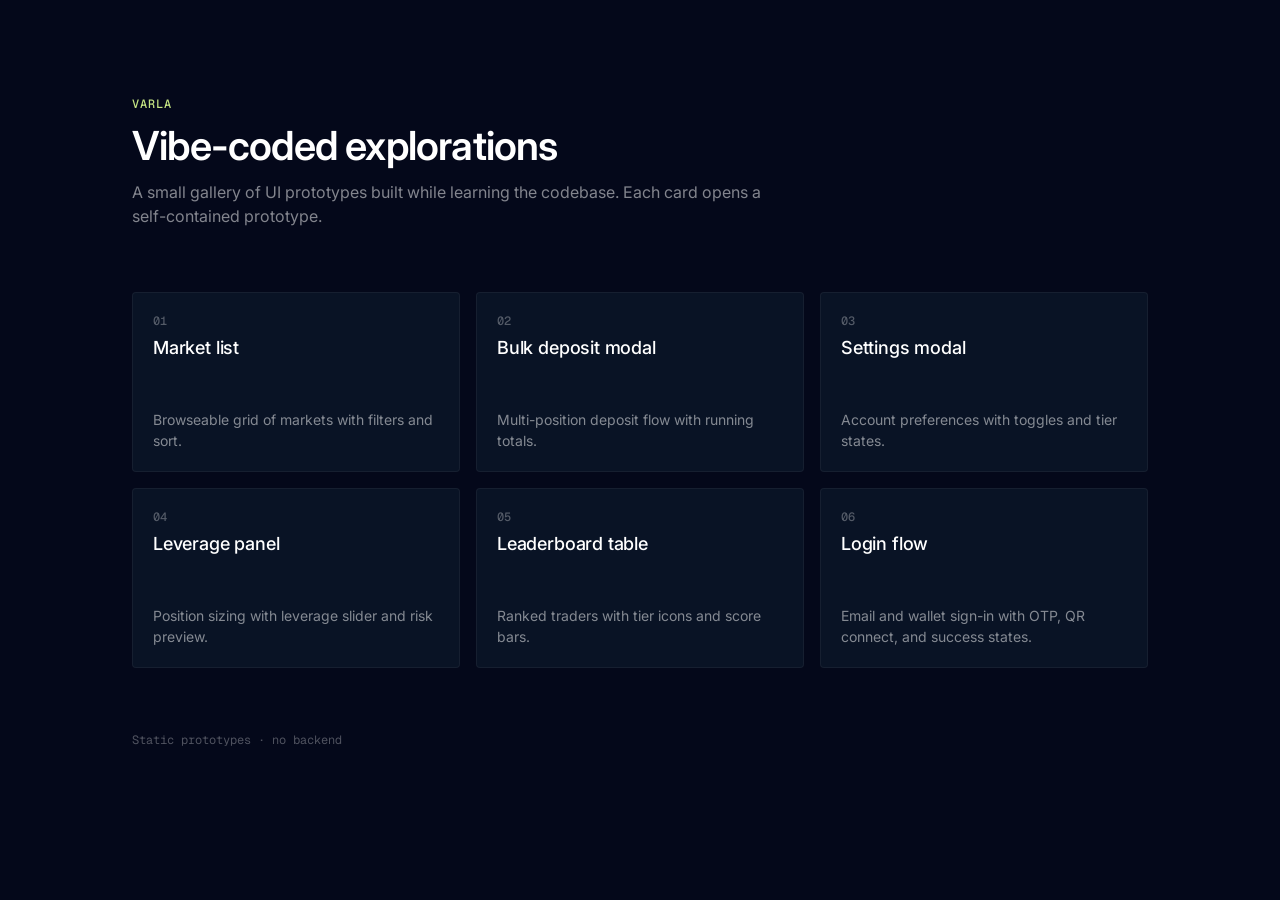
<file: index.html>
<!DOCTYPE html>
<html lang="en">
  <head>
    <meta charset="UTF-8" />
    <meta name="viewport" content="width=device-width, initial-scale=1.0" />
    <title>Varla — Explorations</title>
    <link rel="preconnect" href="https://fonts.googleapis.com" />
    <link rel="preconnect" href="https://fonts.gstatic.com" crossorigin />
    <link
      href="https://fonts.googleapis.com/css2?family=Inter:wght@400;500;600&family=Geist+Mono:wght@400;500&display=swap"
      rel="stylesheet"
    />
    <link rel="stylesheet" href="hub.css" />
  </head>
  <body>
    <main class="hub">
      <header class="hub__header">
        <p class="hub__eyebrow">Varla</p>
        <h1 class="hub__title">Vibe-coded explorations</h1>
        <p class="hub__subtitle">
          A small gallery of UI prototypes built while learning the codebase.
          Each card opens a self-contained prototype.
        </p>
      </header>

      <ul class="hub__grid">
        <li>
          <a class="card" href="market-list/">
            <span class="card__index">01</span>
            <span class="card__name">Market list</span>
            <span class="card__desc">
              Browseable grid of markets with filters and sort.
            </span>
          </a>
        </li>
        <li>
          <a class="card" href="deposit-modal/">
            <span class="card__index">02</span>
            <span class="card__name">Bulk deposit modal</span>
            <span class="card__desc">
              Multi-position deposit flow with running totals.
            </span>
          </a>
        </li>
        <li>
          <a class="card" href="settings-modal/">
            <span class="card__index">03</span>
            <span class="card__name">Settings modal</span>
            <span class="card__desc">
              Account preferences with toggles and tier states.
            </span>
          </a>
        </li>
        <li>
          <a class="card" href="leverage-position/">
            <span class="card__index">04</span>
            <span class="card__name">Leverage panel</span>
            <span class="card__desc">
              Position sizing with leverage slider and risk preview.
            </span>
          </a>
        </li>
        <li>
          <a class="card" href="leaderboard-list/">
            <span class="card__index">05</span>
            <span class="card__name">Leaderboard table</span>
            <span class="card__desc">
              Ranked traders with tier icons and score bars.
            </span>
          </a>
        </li>
        <li>
          <a class="card" href="login-flow/">
            <span class="card__index">06</span>
            <span class="card__name">Login flow</span>
            <span class="card__desc">
              Email and wallet sign-in with OTP, QR connect, and success states.
            </span>
          </a>
        </li>
      </ul>

      <footer class="hub__footer">
        <span>Static prototypes · no backend</span>
      </footer>
    </main>
  </body>
</html>
</file>
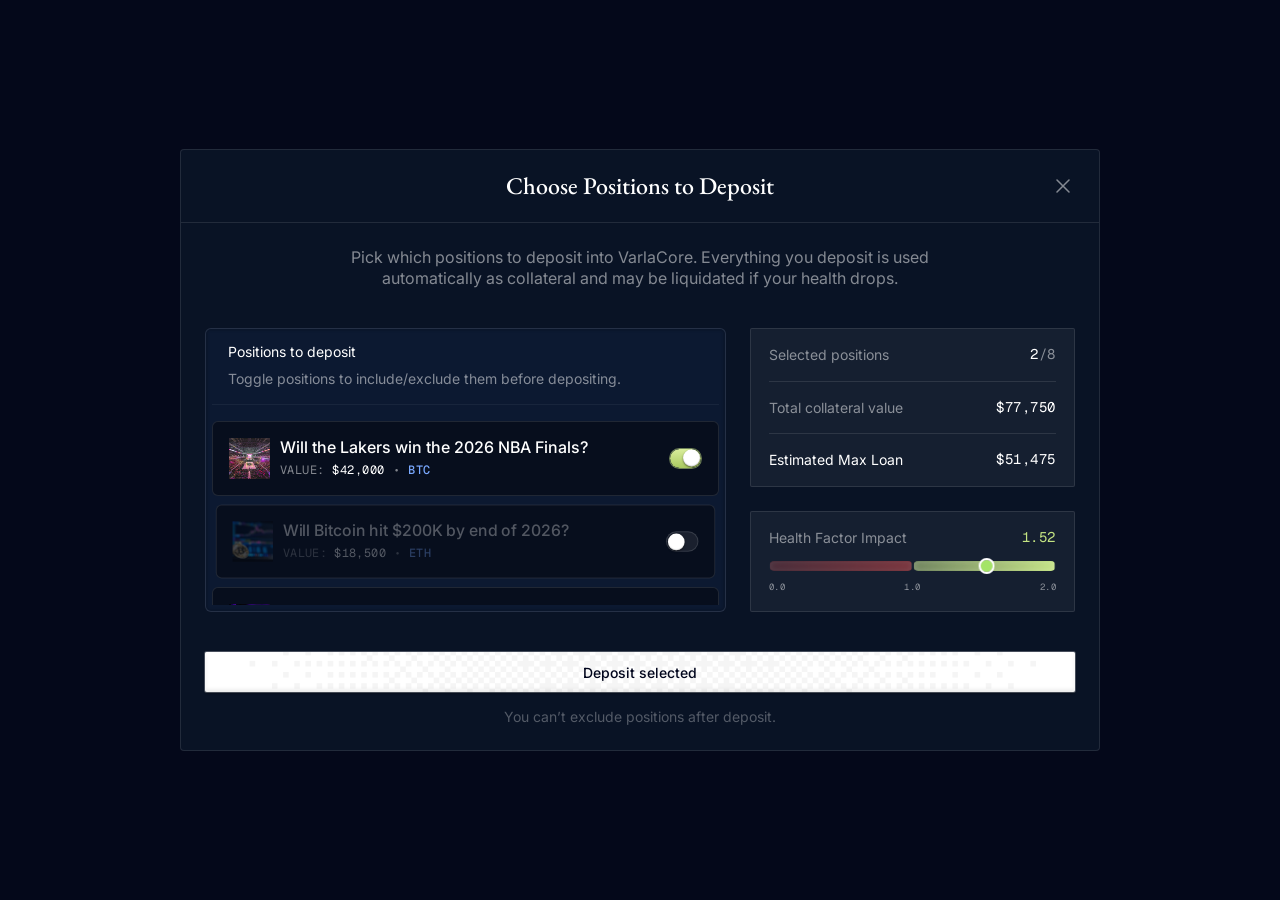
<file: deposit-modal/index.html>
<!doctype html>
<html lang="en">
  <head>
    <meta charset="UTF-8" />
    <meta name="viewport" content="width=device-width, initial-scale=1.0" />
    <title>Choose Positions to Deposit · Varla</title>
    <link rel="preconnect" href="https://fonts.googleapis.com" />
    <link rel="preconnect" href="https://fonts.gstatic.com" crossorigin />
    <link
      href="https://fonts.googleapis.com/css2?family=EB+Garamond:wght@500&family=Inter:wght@400;500&family=Geist+Mono:wght@400;500&display=swap"
      rel="stylesheet"
    />
    <link rel="stylesheet" href="styles.css" />
  </head>
  <body>
    <main class="page">
      <section class="modal" aria-labelledby="modal-title">
        <!-- Header -->
        <header class="modal__header">
          <span class="modal__header-spacer" aria-hidden="true"></span>
          <h1 id="modal-title" class="modal__title">Choose Positions to Deposit</h1>
          <button type="button" class="modal__close" aria-label="Close">
            <svg
              width="14"
              height="14"
              viewBox="0 0 14 14"
              fill="none"
              aria-hidden="true"
            >
              <path
                d="M1 1L13 13M1 13L13 1"
                stroke="currentColor"
                stroke-width="1.5"
                stroke-linecap="round"
                stroke-linejoin="round"
              />
            </svg>
          </button>
        </header>

        <!-- Body -->
        <div class="modal__body">
          <div class="modal__main">
            <!-- Loading overlay — covers description + columns only, NOT the footer -->
            <div class="loading-overlay" id="modal-loading" aria-hidden="true">
              <svg class="loading-diamond" width="28" height="28" viewBox="0 0 28 28" role="img" aria-label="Loading">
                <rect x="6" y="6" width="16" height="16" fill="white" />
              </svg>
            </div>

            <p class="modal__description">
              Pick which positions to deposit into VarlaCore. Everything you deposit is used
              <br />
              automatically as collateral and may be liquidated if your health drops.
            </p>

            <div class="modal__columns">
            <!-- Left: Positions card -->
            <section class="positions-card" aria-label="Positions to deposit">
              <header class="positions-card__head">
                <h2 class="positions-card__title">Positions to deposit</h2>
                <p class="positions-card__subtitle">
                  Toggle positions to include/exclude them before depositing.
                </p>
              </header>

              <div class="positions-list-wrap">
              <ul class="positions-list" id="positions-list">
                <!-- Position 1 -->
                <li class="position is-active" data-active="true" data-value="42000" data-ltv="0.80" data-liq="0.85">
                  <div class="position__info">
                    <img class="position__avatar" src="assets/nba.jpg" alt="" />
                    <div class="position__text">
                      <p class="position__title">Will the Lakers win the 2026 NBA Finals?</p>
                      <div class="position__meta">
                        <p class="position__value">
                          <span class="position__value-label">Value: </span>
                          <span class="position__value-amount">$42,000</span>
                        </p>
                        <span class="position__bullet">•</span>
                        <span class="position__symbol">BTC</span>
                      </div>
                    </div>
                  </div>
                  <button type="button" class="toggle" data-toggle aria-pressed="true" aria-label="Toggle position">
                    <span class="toggle__track"></span>
                    <span class="toggle__knob"></span>
                  </button>
                </li>

                <!-- Position 2 -->
                <li class="position" data-active="false" data-value="18500" data-ltv="0.65" data-liq="0.70">
                  <div class="position__info">
                    <img class="position__avatar" src="assets/bitcoin.jpg" alt="" />
                    <div class="position__text">
                      <p class="position__title">Will Bitcoin hit $200K by end of 2026?</p>
                      <div class="position__meta">
                        <p class="position__value">
                          <span class="position__value-label">Value: </span>
                          <span class="position__value-amount">$18,500</span>
                        </p>
                        <span class="position__bullet">•</span>
                        <span class="position__symbol">ETH</span>
                      </div>
                    </div>
                  </div>
                  <button type="button" class="toggle" data-toggle aria-pressed="false" aria-label="Toggle position">
                    <span class="toggle__track"></span>
                    <span class="toggle__knob"></span>
                  </button>
                </li>

                <!-- Position 3 -->
                <li class="position is-active" data-active="true" data-value="35750" data-ltv="0.50" data-liq="0.55">
                  <div class="position__info">
                    <img class="position__avatar" src="assets/concert.jpg" alt="" />
                    <div class="position__text">
                      <p class="position__title">Will Taylor Swift release a new album in 2026?</p>
                      <div class="position__meta">
                        <p class="position__value">
                          <span class="position__value-label">Value: </span>
                          <span class="position__value-amount">$35,750</span>
                        </p>
                        <span class="position__bullet">•</span>
                        <span class="position__symbol">USDC</span>
                      </div>
                    </div>
                  </div>
                  <button type="button" class="toggle" data-toggle aria-pressed="true" aria-label="Toggle position">
                    <span class="toggle__track"></span>
                    <span class="toggle__knob"></span>
                  </button>
                </li>

                <!-- Position 4 -->
                <li class="position" data-active="false" data-value="27200" data-ltv="0.50" data-liq="0.55">
                  <div class="position__info">
                    <img class="position__avatar" src="assets/mars.jpg" alt="" />
                    <div class="position__text">
                      <p class="position__title">Will SpaceX land humans on Mars by 2030?</p>
                      <div class="position__meta">
                        <p class="position__value">
                          <span class="position__value-label">Value: </span>
                          <span class="position__value-amount">$27,200</span>
                        </p>
                        <span class="position__bullet">•</span>
                        <span class="position__symbol">SOL</span>
                      </div>
                    </div>
                  </div>
                  <button type="button" class="toggle" data-toggle aria-pressed="false" aria-label="Toggle position">
                    <span class="toggle__track"></span>
                    <span class="toggle__knob"></span>
                  </button>
                </li>

                <!-- Position 5 -->
                <li class="position" data-active="false" data-value="25000" data-ltv="0.65" data-liq="0.70">
                  <div class="position__info">
                    <img class="position__avatar" src="assets/ai.jpg" alt="" />
                    <div class="position__text">
                      <p class="position__title">Will OpenAI release GPT-6 in 2026?</p>
                      <div class="position__meta">
                        <p class="position__value">
                          <span class="position__value-label">Value: </span>
                          <span class="position__value-amount">$25,000</span>
                        </p>
                        <span class="position__bullet">•</span>
                        <span class="position__symbol">USDT</span>
                      </div>
                    </div>
                  </div>
                  <button type="button" class="toggle" data-toggle aria-pressed="false" aria-label="Toggle position">
                    <span class="toggle__track"></span>
                    <span class="toggle__knob"></span>
                  </button>
                </li>

                <!-- Position 6 -->
                <li class="position" data-active="false" data-value="32500" data-ltv="0.80" data-liq="0.85">
                  <div class="position__info">
                    <img class="position__avatar" src="assets/soccer.jpg" alt="" />
                    <div class="position__text">
                      <p class="position__title">Will Real Madrid win the UCL 2026?</p>
                      <div class="position__meta">
                        <p class="position__value">
                          <span class="position__value-label">Value: </span>
                          <span class="position__value-amount">$32,500</span>
                        </p>
                        <span class="position__bullet">•</span>
                        <span class="position__symbol">DAI</span>
                      </div>
                    </div>
                  </div>
                  <button type="button" class="toggle" data-toggle aria-pressed="false" aria-label="Toggle position">
                    <span class="toggle__track"></span>
                    <span class="toggle__knob"></span>
                  </button>
                </li>

                <!-- Position 7 -->
                <li class="position" data-active="false" data-value="14800" data-ltv="0.65" data-liq="0.70">
                  <div class="position__info">
                    <img class="position__avatar" src="assets/fed.jpg" alt="" />
                    <div class="position__text">
                      <p class="position__title">Will the Fed cut rates 3+ times in 2026?</p>
                      <div class="position__meta">
                        <p class="position__value">
                          <span class="position__value-label">Value: </span>
                          <span class="position__value-amount">$14,800</span>
                        </p>
                        <span class="position__bullet">•</span>
                        <span class="position__symbol">MATIC</span>
                      </div>
                    </div>
                  </div>
                  <button type="button" class="toggle" data-toggle aria-pressed="false" aria-label="Toggle position">
                    <span class="toggle__track"></span>
                    <span class="toggle__knob"></span>
                  </button>
                </li>

                <!-- Position 8 -->
                <li class="position" data-active="false" data-value="19200" data-ltv="0.50" data-liq="0.55">
                  <div class="position__info">
                    <img class="position__avatar" src="assets/cinema.jpg" alt="" />
                    <div class="position__text">
                      <p class="position__title">Will Avatar 3 cross $2B at the box office?</p>
                      <div class="position__meta">
                        <p class="position__value">
                          <span class="position__value-label">Value: </span>
                          <span class="position__value-amount">$19,200</span>
                        </p>
                        <span class="position__bullet">•</span>
                        <span class="position__symbol">AVAX</span>
                      </div>
                    </div>
                  </div>
                  <button type="button" class="toggle" data-toggle aria-pressed="false" aria-label="Toggle position">
                    <span class="toggle__track"></span>
                    <span class="toggle__knob"></span>
                  </button>
                </li>
              </ul>
              <div class="scrollbar" id="scrollbar" aria-hidden="true">
                <div class="scrollbar__thumb" id="scrollbar-thumb"></div>
              </div>
              </div>
            </section>

            <!-- Right: Summary + Health Factor -->
            <aside class="summary-column">
              <div class="summary-list">
                <div class="summary-row">
                  <p class="summary-row__label">Selected positions</p>
                  <p class="summary-row__value">
                    <span id="selected-count">2</span><span class="summary-row__value--muted">/<span id="total-count">4</span></span>
                  </p>
                </div>
                <div class="summary-row">
                  <p class="summary-row__label">Total collateral value</p>
                  <p class="summary-row__value" id="total-collateral">$77,750</p>
                </div>
                <div class="summary-row">
                  <p class="summary-row__label summary-row__label--bright">Estimated Max Loan</p>
                  <p class="summary-row__value" id="estimated-max-loan">$51,475</p>
                </div>
              </div>

              <div class="health-factor">
                <div class="health-factor__head">
                  <p class="health-factor__label">Health Factor Impact</p>
                  <p class="health-factor__value" id="health-factor-value">1.00</p>
                </div>
                <div class="health-factor__bar-wrap">
                  <div class="health-factor__bar" role="img" aria-label="Health factor: 1.52 of 2.0">
                    <div class="health-factor__bar-half health-factor__bar-half--red" id="hf-bar-red"></div>
                    <div class="health-factor__bar-half health-factor__bar-half--green" id="hf-bar-green"></div>
                    <div class="health-factor__indicator" id="hf-indicator" aria-hidden="true"></div>
                  </div>
                  <div class="health-factor__scale">
                    <span>0.0</span>
                    <span>1.0</span>
                    <span>2.0</span>
                  </div>
                </div>
              </div>
            </aside>
          </div>
          </div>

          <!-- Footer (NOT covered by the loading overlay) -->
          <footer class="modal__footer">
            <button type="button" class="deposit-button">
              <span class="deposit-button__pattern" aria-hidden="true"></span>
              <span class="deposit-button__label">Deposit selected</span>
            </button>
            <p class="deposit-helper">You can&rsquo;t exclude positions after deposit.</p>
          </footer>
        </div>
      </section>
    </main>

    <!-- Success modal — appears after a successful deposit -->
    <div class="success-overlay" id="success-overlay" role="dialog" aria-labelledby="success-title" aria-modal="true">
      <section class="success-modal">
        <button type="button" class="success-modal__close" id="success-close" aria-label="Close">
          <svg width="14" height="14" viewBox="0 0 14 14" fill="none" aria-hidden="true">
            <path d="M1 1L13 13M1 13L13 1" stroke="currentColor" stroke-width="1.5" stroke-linecap="round" stroke-linejoin="round" />
          </svg>
        </button>

        <div class="success-modal__hero">
          <div class="success-modal__icon-ring" aria-hidden="true">
            <svg width="36" height="36" viewBox="0 0 36 36" fill="none">
              <circle class="success-icon__circle" cx="18" cy="18" r="14" transform="rotate(-90 18 18)" stroke="white" stroke-width="2.5" />
              <path class="success-icon__check" d="M11.5 18.5 L16 23 L24.5 13.5" stroke="white" stroke-width="2.5" stroke-linecap="round" stroke-linejoin="round" fill="none" />
            </svg>
          </div>
          <div class="success-modal__copy">
            <h2 id="success-title" class="success-modal__title">Position Selected</h2>
            <p class="success-modal__description">
              Your position has been successfully<br />registered on Varla.
            </p>
          </div>
        </div>

        <div class="summary-list">
          <div class="summary-row">
            <p class="summary-row__label">Selected positions</p>
            <p class="summary-row__value" id="success-selected">2</p>
          </div>
          <div class="summary-row">
            <p class="summary-row__label">Total collateral value</p>
            <p class="summary-row__value" id="success-collateral">$77,750</p>
          </div>
          <div class="summary-row">
            <p class="summary-row__label summary-row__label--bright">Max loan</p>
            <p class="summary-row__value" id="success-loan">$51,475</p>
          </div>
        </div>

        <div class="health-factor">
          <div class="health-factor__head">
            <p class="health-factor__label">Health Factor Impact</p>
            <p class="health-factor__value" id="success-hf-value">1.52</p>
          </div>
          <div class="health-factor__bar-wrap">
            <div class="health-factor__bar">
              <div class="health-factor__bar-half health-factor__bar-half--red" id="success-hf-red"></div>
              <div class="health-factor__bar-half health-factor__bar-half--green" id="success-hf-green"></div>
              <div class="health-factor__indicator" id="success-hf-indicator" aria-hidden="true"></div>
            </div>
            <div class="health-factor__scale">
              <span>0.0</span>
              <span>1.0</span>
              <span>2.0</span>
            </div>
          </div>
        </div>

        <button type="button" class="deposit-button" id="success-done">
          <span class="deposit-button__pattern" aria-hidden="true"></span>
          <span class="deposit-button__label">Done</span>
        </button>
      </section>
    </div>

    <script src="script.js"></script>
  </body>
</html>
</file>
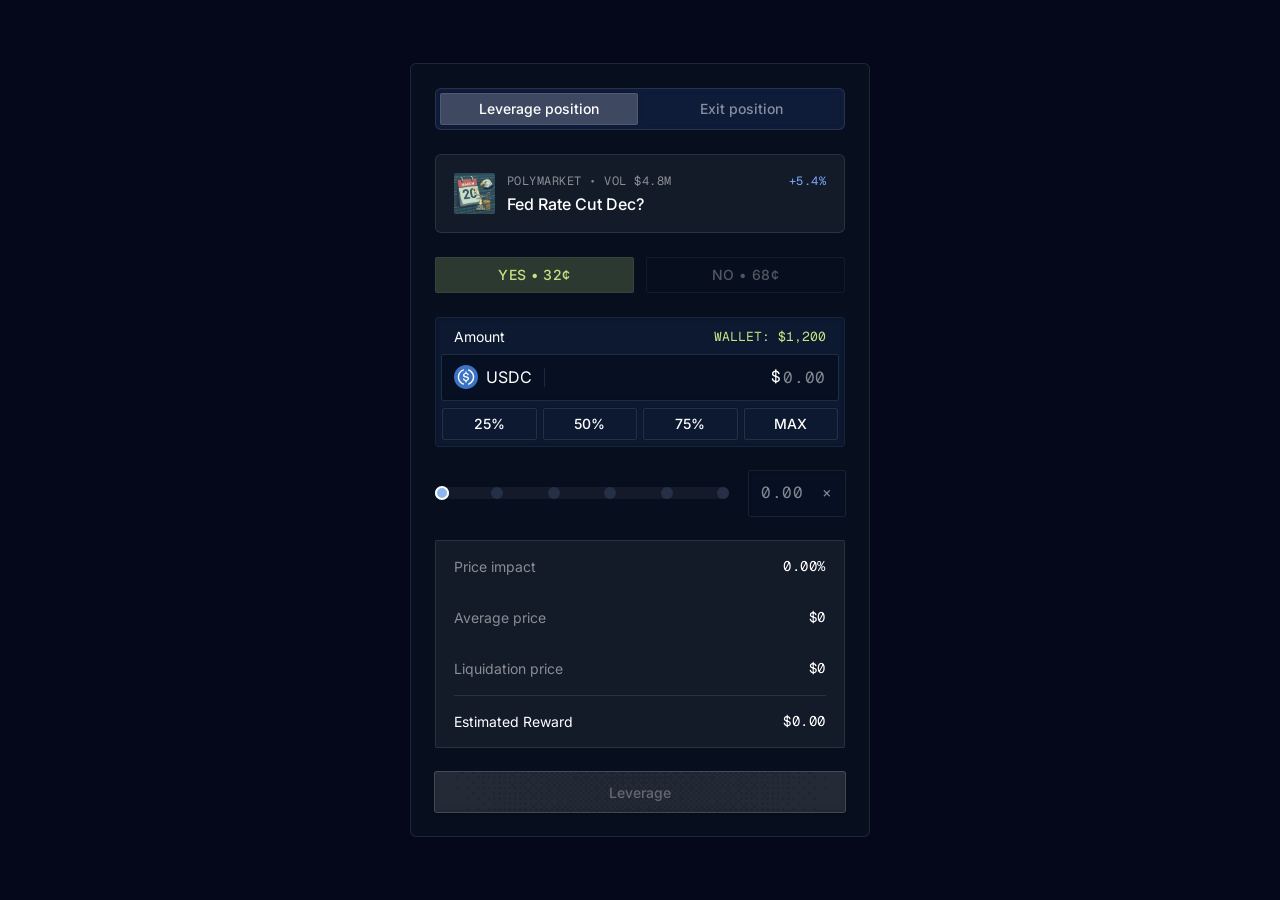
<file: leverage-position/index.html>
<!doctype html>
<html lang="en">
  <head>
    <meta charset="UTF-8" />
    <meta name="viewport" content="width=device-width, initial-scale=1.0" />
    <title>Leverage · Varla</title>
    <link rel="preconnect" href="https://fonts.googleapis.com" />
    <link rel="preconnect" href="https://fonts.gstatic.com" crossorigin />
    <link
      href="https://fonts.googleapis.com/css2?family=EB+Garamond:wght@500&family=Inter:wght@400;500&family=Geist+Mono:wght@400;500&display=swap"
      rel="stylesheet"
    />
    <link rel="stylesheet" href="leverage.css" />
  </head>
  <body>
    <main class="page">
      <section class="card" aria-label="Leverage position">
        <!-- ========================================================
             SEGMENTED TABS
             ======================================================== -->
        <div class="tabs" role="tablist">
          <button type="button" class="tab is-active" role="tab" aria-selected="true" data-tab="leverage">
            Leverage position
          </button>
          <button type="button" class="tab" role="tab" aria-selected="false" data-tab="exit">
            Exit position
          </button>
        </div>

        <!-- ========================================================
             PANEL — Leverage position
             ======================================================== -->
        <div class="panel" data-panel="leverage">
          <!-- panel__main wraps everything above the Action button so the
               loading overlay can dim only the form area, not the CTA. -->
          <div class="panel__main">
          <!-- MARKET DETAILS -->
          <div class="market">
            <img class="market__thumb" src="assets/market-thumb.png" alt="" />
            <div class="market__info">
              <div class="market__meta">
                <span class="market__source">POLYMARKET • VOL $4.8M</span>
                <span class="market__delta">+5.4%</span>
              </div>
              <p class="market__title">Fed Rate Cut Dec?</p>
            </div>
          </div>

          <!-- SIDE BUTTONS — YES / NO -->
          <div class="side-buttons" role="tablist">
            <button type="button" class="side-btn side-btn--yes is-active" role="tab" aria-selected="true" data-side="yes">
              YES • 32¢
            </button>
            <button type="button" class="side-btn side-btn--no" role="tab" aria-selected="false" data-side="no">
              NO • 68¢
            </button>
          </div>

          <!-- AMOUNT CARD (input + percent presets) -->
          <div class="amount-card">
            <div class="amount-card__head">
              <span class="amount-card__label">Amount</span>
              <span class="amount-card__wallet">WALLET: $1,200</span>
            </div>

            <div class="amount-card__field">
              <span class="amount-card__token">
                <img class="amount-card__token-icon" src="assets/usdc.svg" alt="" />
                <span class="amount-card__token-name">USDC</span>
              </span>
              <span class="amount-card__divider" aria-hidden="true"></span>
              <span class="amount-card__value">
                <span class="amount-card__currency">$</span>
                <input class="amount-card__input" type="number" min="0" step="0.01" placeholder="0.00" />
              </span>
            </div>

            <div class="percent-group" role="tablist">
              <button type="button" class="percent-btn" data-percent="25">25%</button>
              <button type="button" class="percent-btn" data-percent="50">50%</button>
              <button type="button" class="percent-btn" data-percent="75">75%</button>
              <button type="button" class="percent-btn" data-percent="100">MAX</button>
            </div>

            <p class="amount-card__error">Amount exceeds your wallet balance</p>
          </div>

          <!-- LEVERAGE SLIDER + value box -->
          <div class="leverage-row">
            <div class="leverage-slider" data-value="0">
              <div class="leverage-slider__dots" aria-hidden="true">
                <span class="leverage-slider__dot"></span>
                <span class="leverage-slider__dot"></span>
                <span class="leverage-slider__dot"></span>
                <span class="leverage-slider__dot"></span>
                <span class="leverage-slider__dot"></span>
                <span class="leverage-slider__dot"></span>
              </div>
              <div class="leverage-slider__track" aria-hidden="true">
                <div class="leverage-slider__fill" aria-hidden="true"></div>
              </div>
              <input class="leverage-slider__input" type="range" min="0" max="5" step="0.01" value="0" aria-label="Leverage multiplier" />
            </div>
            <div class="leverage-value">
              <span class="leverage-value__num">0.00</span>
              <span class="leverage-value__suffix">×</span>
            </div>
          </div>

          <!-- SUMMARY LIST -->
          <ul class="summary">
            <li class="summary__row">
              <span class="summary__label">Price impact</span>
              <span class="summary__value" data-summary="impact">0%</span>
            </li>
            <li class="summary__row">
              <span class="summary__label">Average price</span>
              <span class="summary__value" data-summary="avg">$0</span>
            </li>
            <li class="summary__row summary__row--divider">
              <span class="summary__label">Liquidation price</span>
              <span class="summary__value" data-summary="liq">$0</span>
            </li>
            <li class="summary__row">
              <span class="summary__label summary__label--bright">Estimated Reward</span>
              <span class="summary__value summary__value--bright" data-summary="reward">$0.00</span>
            </li>
          </ul>

          <!-- Loading overlay — dims the form while the trade "processes" -->
          <div class="loading-overlay" id="leverage-loading" aria-hidden="true">
            <svg class="loading-spinner" width="32" height="32" viewBox="0 0 32 32" role="img" aria-label="Loading">
              <g stroke="white" stroke-width="2" stroke-linecap="round">
                <line x1="16" y1="3" x2="16" y2="9" />
                <line x1="16" y1="3" x2="16" y2="9" opacity="0.92" transform="rotate(30 16 16)" />
                <line x1="16" y1="3" x2="16" y2="9" opacity="0.85" transform="rotate(60 16 16)" />
                <line x1="16" y1="3" x2="16" y2="9" opacity="0.77" transform="rotate(90 16 16)" />
                <line x1="16" y1="3" x2="16" y2="9" opacity="0.69" transform="rotate(120 16 16)" />
                <line x1="16" y1="3" x2="16" y2="9" opacity="0.62" transform="rotate(150 16 16)" />
                <line x1="16" y1="3" x2="16" y2="9" opacity="0.54" transform="rotate(180 16 16)" />
                <line x1="16" y1="3" x2="16" y2="9" opacity="0.46" transform="rotate(210 16 16)" />
                <line x1="16" y1="3" x2="16" y2="9" opacity="0.38" transform="rotate(240 16 16)" />
                <line x1="16" y1="3" x2="16" y2="9" opacity="0.31" transform="rotate(270 16 16)" />
                <line x1="16" y1="3" x2="16" y2="9" opacity="0.23" transform="rotate(300 16 16)" />
                <line x1="16" y1="3" x2="16" y2="9" opacity="0.15" transform="rotate(330 16 16)" />
              </g>
            </svg>
          </div>
          </div><!-- /panel__main -->

          <!-- ACTION BUTTON -->
          <button type="button" class="action-btn" id="action-btn" disabled>
            <span class="action-btn__label">Leverage</span>
          </button>
        </div>

        <!-- ========================================================
             PANEL — Exit position
             ======================================================== -->
        <div class="panel" data-panel="exit" hidden>
          <div class="panel__main">
          <!-- Compact market card with side tag on the right -->
          <div class="market market--compact">
            <img class="market__thumb" src="assets/market-thumb.png" alt="" />
            <div class="market__info">
              <p class="market__title">Fed Rate Cut Dec?</p>
              <span class="market__source">POLYMARKET • VOL $4.8M</span>
            </div>
            <span class="side-tag side-tag--yes">YES</span>
          </div>

          <!-- Amount card — header shows current position VALUE & LEV -->
          <div class="amount-card">
            <div class="amount-card__head">
              <span class="amount-card__label">Amount</span>
              <span class="amount-card__wallet">VALUE:$4,200 • LEV:2×</span>
            </div>

            <div class="amount-card__field">
              <span class="amount-card__token">
                <img class="amount-card__token-icon" src="assets/usdc.svg" alt="" />
                <span class="amount-card__token-name">USDC</span>
              </span>
              <span class="amount-card__divider" aria-hidden="true"></span>
              <span class="amount-card__value">
                <span class="amount-card__currency">$</span>
                <input class="amount-card__input" id="exit-amount" type="number" min="0" step="0.01" placeholder="0.00" />
              </span>
            </div>

            <div class="percent-group" role="tablist">
              <button type="button" class="percent-btn" data-exit-percent="25">25%</button>
              <button type="button" class="percent-btn" data-exit-percent="50">50%</button>
              <button type="button" class="percent-btn" data-exit-percent="75">75%</button>
              <button type="button" class="percent-btn" data-exit-percent="100">MAX</button>
            </div>

            <p class="amount-card__error">Amount exceeds your position value</p>
          </div>

          <!-- Summary — Value, Leverage, Liquidation, PnL, Network Fee, Estimated Reward -->
          <ul class="summary">
            <li class="summary__row">
              <span class="summary__label">Value</span>
              <span class="summary__value" data-exit-summary="value">$0</span>
            </li>
            <li class="summary__row">
              <span class="summary__label">Leverage</span>
              <span class="summary__value" data-exit-summary="leverage">2.0×</span>
            </li>
            <li class="summary__row">
              <span class="summary__label">Liquidation price</span>
              <span class="summary__value" data-exit-summary="liq">$0.00</span>
            </li>
            <li class="summary__row">
              <span class="summary__label">PnL</span>
              <span class="summary__value summary__value--pnl" data-exit-summary="pnl">+$0.00</span>
            </li>
            <li class="summary__row summary__row--divider summary__row--muted">
              <span class="summary__label">Network Fee</span>
              <span class="summary__value" data-exit-summary="fee">~$0.00</span>
            </li>
            <li class="summary__row">
              <span class="summary__label summary__label--bright">Estimated Reward</span>
              <span class="summary__value summary__value--bright" data-exit-summary="reward">$0.00</span>
            </li>
          </ul>

          <!-- Health Factor Impact (red→green bar with indicator + before→after text) -->
          <div class="hf">
            <div class="hf__head">
              <span class="hf__label">Health Factor Impact</span>
              <span class="hf__delta">
                <span class="hf__before" data-hf="before">1.45</span>
                <span class="hf__arrow"> → </span>
                <span class="hf__after" data-hf="after">1.45</span>
              </span>
            </div>
            <div class="hf__bar-wrap">
              <div class="hf__bar">
                <div class="hf__bar-half hf__bar-half--red"></div>
                <div class="hf__bar-half hf__bar-half--green"></div>
                <div class="hf__indicator" data-hf="indicator" style="left: 72.5%"></div>
              </div>
              <div class="hf__scale">
                <span>0.0</span>
                <span>1.0</span>
                <span>2.0</span>
              </div>
            </div>
          </div>

          <!-- Loading overlay — dims the form while the close "processes" -->
          <div class="loading-overlay" id="exit-loading" aria-hidden="true">
            <svg class="loading-spinner" width="32" height="32" viewBox="0 0 32 32" role="img" aria-label="Loading">
              <g stroke="white" stroke-width="2" stroke-linecap="round">
                <line x1="16" y1="3" x2="16" y2="9" />
                <line x1="16" y1="3" x2="16" y2="9" opacity="0.92" transform="rotate(30 16 16)" />
                <line x1="16" y1="3" x2="16" y2="9" opacity="0.85" transform="rotate(60 16 16)" />
                <line x1="16" y1="3" x2="16" y2="9" opacity="0.77" transform="rotate(90 16 16)" />
                <line x1="16" y1="3" x2="16" y2="9" opacity="0.69" transform="rotate(120 16 16)" />
                <line x1="16" y1="3" x2="16" y2="9" opacity="0.62" transform="rotate(150 16 16)" />
                <line x1="16" y1="3" x2="16" y2="9" opacity="0.54" transform="rotate(180 16 16)" />
                <line x1="16" y1="3" x2="16" y2="9" opacity="0.46" transform="rotate(210 16 16)" />
                <line x1="16" y1="3" x2="16" y2="9" opacity="0.38" transform="rotate(240 16 16)" />
                <line x1="16" y1="3" x2="16" y2="9" opacity="0.31" transform="rotate(270 16 16)" />
                <line x1="16" y1="3" x2="16" y2="9" opacity="0.23" transform="rotate(300 16 16)" />
                <line x1="16" y1="3" x2="16" y2="9" opacity="0.15" transform="rotate(330 16 16)" />
              </g>
            </svg>
          </div>
          </div><!-- /panel__main -->

          <!-- Close Position button — red-tinted, disabled until amount > 0 -->
          <button type="button" class="close-btn" id="close-btn" disabled>
            <span class="close-btn__label">Close Position</span>
          </button>
        </div>
      </section>
    </main>

    <!-- =========================================================
         SUCCESS POPUP — appears after the loading state completes.
         Two summary cards: "Order Details" + "Execution & Outlook"
         ========================================================= -->
    <div class="popup-overlay" id="success-overlay" role="dialog" aria-modal="true" hidden>
      <section class="popup popup--success">
        <button type="button" class="popup__close" id="success-close" aria-label="Close">
          <svg width="14" height="14" viewBox="0 0 14 14" fill="none">
            <path d="M1 1L13 13M1 13L13 1" stroke="currentColor" stroke-width="1.5" stroke-linecap="round" />
          </svg>
        </button>

        <div class="success-hero">
          <!-- Book-opening icon: right page starts folded over left (looks
               like a closed book), then unfolds along the spine when the
               modal opens. -->
          <div class="success-hero__ring success-hero__ring--book" aria-hidden="true">
            <svg class="book-icon" width="40" height="40" viewBox="0 0 24 24" fill="none">
              <path class="book-icon__left"
                    d="M2 3h6a4 4 0 0 1 4 4v14a3 3 0 0 0-3-3H2z"
                    stroke="white" stroke-width="1.6"
                    stroke-linejoin="round" stroke-linecap="round" />
              <path class="book-icon__right"
                    d="M22 3h-6a4 4 0 0 0-4 4v14a3 3 0 0 1 3-3h7z"
                    stroke="white" stroke-width="1.6"
                    stroke-linejoin="round" stroke-linecap="round" />
            </svg>
          </div>
          <div class="success-hero__copy">
            <h2 class="success-hero__title">Position Opened</h2>
            <p class="success-hero__desc">Your leveraged position is now active on Varla.</p>
          </div>
        </div>

        <div class="success-cards">
          <!-- Card 1 — what the user chose -->
          <ul class="success-card">
            <li class="success-row">
              <span class="success-row__label">Market</span>
              <span class="success-row__value success-row__value--link">
                <svg class="success-row__icon" width="15" height="15" viewBox="0 0 15 15" fill="none" aria-hidden="true">
                  <path d="M10.5 10.5 L4 4 M4 4 L4 8.5 M4 4 L8.5 4" stroke="currentColor" stroke-width="1.3" stroke-linecap="round" stroke-linejoin="round" />
                </svg>
                <span class="success-row__link-text" data-success="market">Fed Rate Cut Dec?</span>
              </span>
            </li>
            <li class="success-row">
              <span class="success-row__label">Position side</span>
              <span class="side-tag side-tag--yes side-tag--sm" data-success="side">YES</span>
            </li>
            <li class="success-row">
              <span class="success-row__label">Trade amount</span>
              <span class="success-row__value" data-success="amount">$0.00</span>
            </li>
            <li class="success-row">
              <span class="success-row__label">Leverage</span>
              <span class="success-row__value" data-success="leverage">0×</span>
            </li>
          </ul>

          <!-- Card 2 — what was filled + risk/reward -->
          <ul class="success-card">
            <li class="success-row">
              <span class="success-row__label">Avg entry price</span>
              <span class="success-row__value" data-success="avgEntry">0¢</span>
            </li>
            <li class="success-row">
              <span class="success-row__label">Shares received</span>
              <span class="success-row__value" data-success="shares">0 SHARES</span>
            </li>
            <li class="success-row">
              <span class="success-row__label">Liquidation price</span>
              <span class="success-row__value" data-success="liq">0¢</span>
            </li>
            <li class="success-row success-row--accent">
              <span class="success-row__label">Estimated reward</span>
              <span class="success-row__value success-row__value--bright" data-success="reward">$0.00</span>
            </li>
          </ul>
        </div>

        <button type="button" class="popup-btn popup-btn--primary" id="success-done">Done</button>
      </section>
    </div>

    <!-- =========================================================
         EXIT SUCCESS POPUP — appears after the close completes.
         Card 1 = Position Closed, Card 2 = Settlement.
         ========================================================= -->
    <div class="popup-overlay" id="exit-success-overlay" role="dialog" aria-modal="true" hidden>
      <section class="popup popup--success">
        <button type="button" class="popup__close" id="exit-success-close" aria-label="Close">
          <svg width="14" height="14" viewBox="0 0 14 14" fill="none">
            <path d="M1 1L13 13M1 13L13 1" stroke="currentColor" stroke-width="1.5" stroke-linecap="round" />
          </svg>
        </button>

        <div class="success-hero">
          <!-- Book-closing icon: right page starts flat (open book), then
               folds over the left page along the spine — the inverse of
               the leverage / "Position Opened" animation. -->
          <div class="success-hero__ring success-hero__ring--book" aria-hidden="true">
            <svg class="book-icon book-icon--closing" width="40" height="40" viewBox="0 0 24 24" fill="none">
              <path class="book-icon__left"
                    d="M2 3h6a4 4 0 0 1 4 4v14a3 3 0 0 0-3-3H2z"
                    stroke="white" stroke-width="1.6"
                    stroke-linejoin="round" stroke-linecap="round" />
              <path class="book-icon__right"
                    d="M22 3h-6a4 4 0 0 0-4 4v14a3 3 0 0 1 3-3h7z"
                    stroke="white" stroke-width="1.6"
                    stroke-linejoin="round" stroke-linecap="round" />
            </svg>
          </div>
          <div class="success-hero__copy">
            <h2 class="success-hero__title">Position Closed</h2>
            <p class="success-hero__desc">Your position has been settled and funds returned to your wallet.</p>
          </div>
        </div>

        <div class="success-cards">
          <!-- Card 1 — what was closed -->
          <ul class="success-card">
            <li class="success-row">
              <span class="success-row__label">Market</span>
              <span class="success-row__value success-row__value--link">
                <svg class="success-row__icon" width="15" height="15" viewBox="0 0 15 15" fill="none" aria-hidden="true">
                  <path d="M10.5 10.5 L4 4 M4 4 L4 8.5 M4 4 L8.5 4" stroke="currentColor" stroke-width="1.3" stroke-linecap="round" stroke-linejoin="round" />
                </svg>
                <span class="success-row__link-text" data-exit-success="market">Fed Rate Cut Dec?</span>
              </span>
            </li>
            <li class="success-row">
              <span class="success-row__label">Position side</span>
              <span class="side-tag side-tag--yes side-tag--sm" data-exit-success="side">YES</span>
            </li>
            <li class="success-row">
              <span class="success-row__label">Leverage</span>
              <span class="success-row__value" data-exit-success="leverage">2.0×</span>
            </li>
            <li class="success-row">
              <span class="success-row__label">Closed amount</span>
              <span class="success-row__value" data-exit-success="closedAmount">$0.00</span>
            </li>
          </ul>

          <!-- Card 2 — settlement / cash flow -->
          <ul class="success-card">
            <li class="success-row">
              <span class="success-row__label">Avg exit price</span>
              <span class="success-row__value" data-exit-success="exitPrice">0¢</span>
            </li>
            <li class="success-row">
              <span class="success-row__label">Realized PnL</span>
              <span class="success-row__value success-row__value--profit" data-exit-success="pnl">+$0.00</span>
            </li>
            <li class="success-row">
              <span class="success-row__label">Network fee</span>
              <span class="success-row__value" data-exit-success="fee">~$0.00</span>
            </li>
            <li class="success-row success-row--accent">
              <span class="success-row__label">Net received</span>
              <span class="success-row__value success-row__value--bright" data-exit-success="netReceived">$0.00</span>
            </li>
          </ul>
        </div>

        <button type="button" class="popup-btn popup-btn--primary" id="exit-success-done">Done</button>
      </section>
    </div>

    <script src="leverage.js"></script>
  </body>
</html>
</file>
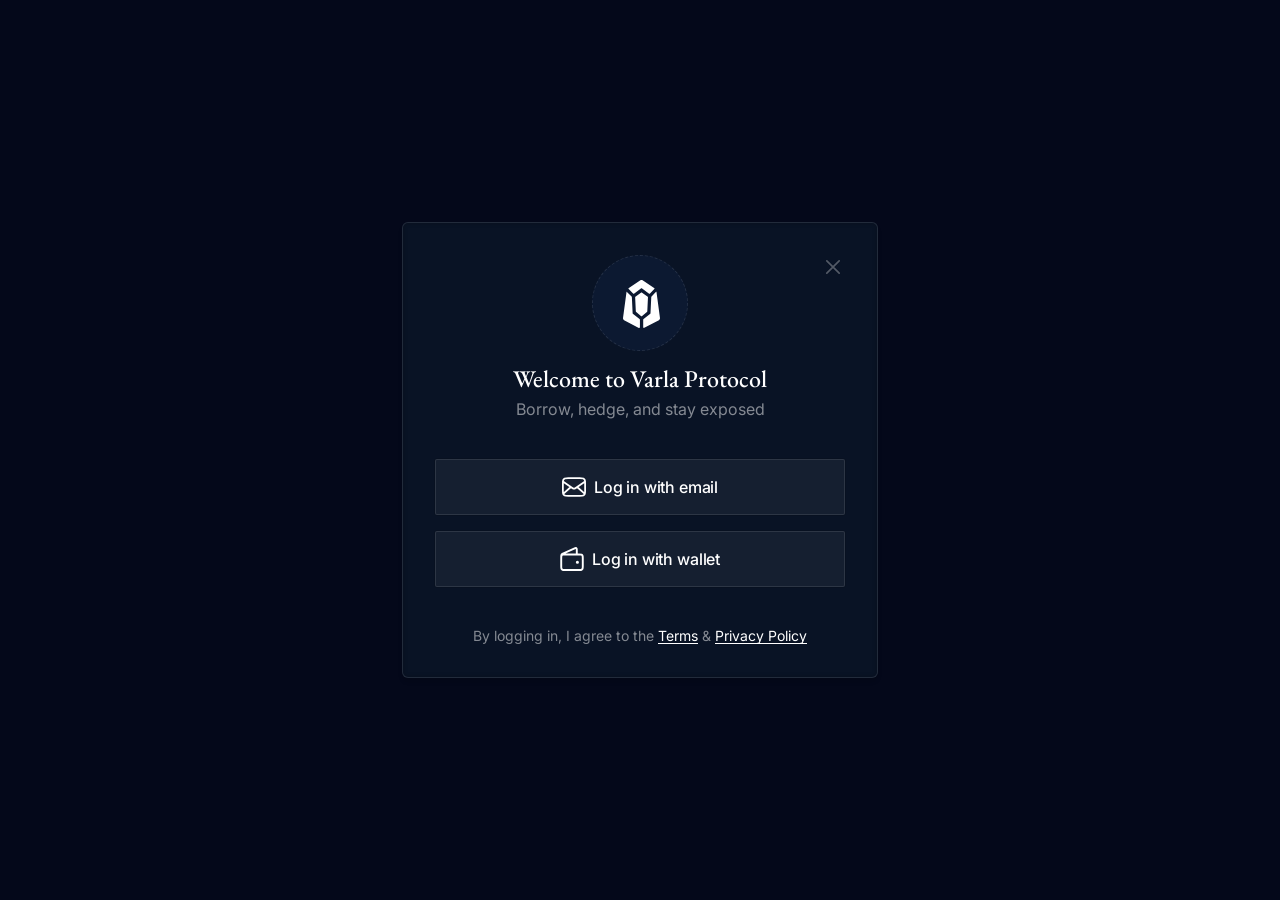
<file: login-flow/index.html>
<!doctype html>
<html lang="en">
  <head>
    <meta charset="UTF-8" />
    <meta name="viewport" content="width=device-width, initial-scale=1.0" />
    <title>Login Flow · Varla</title>
    <link rel="preconnect" href="https://fonts.googleapis.com" />
    <link rel="preconnect" href="https://fonts.gstatic.com" crossorigin />
    <link
      href="https://fonts.googleapis.com/css2?family=EB+Garamond:wght@500&family=Inter:wght@400;500&display=swap"
      rel="stylesheet"
    />
    <link rel="stylesheet" href="styles.css" />
  </head>
  <body>
    <main class="page">
      <!-- ====== Welcome view ====== -->
      <section
        class="login-modal login-modal--welcome"
        role="dialog"
        aria-labelledby="welcome-title"
        aria-describedby="welcome-subtitle"
        data-view="welcome"
        data-node-id="5813:39404"
      >
        <header class="login-modal__hero" data-node-id="5813:39405">
          <div class="login-modal__icon-ring" aria-hidden="true" data-node-id="5813:39406">
            <svg
              class="login-modal__logo"
              viewBox="0 0 48 48"
              fill="none"
              xmlns="http://www.w3.org/2000/svg"
              aria-hidden="true"
              data-node-id="5813:39407"
            >
              <path d="M14.5744 16.6221C14.7529 16.8043 14.8586 17.0482 14.8709 17.3062L15.6306 33.2961C15.6378 33.4462 15.7081 33.5857 15.8233 33.6784L22.5362 39.0824C22.7801 39.2788 22.9226 39.5793 22.9226 39.8975V47.222C22.9226 47.8029 22.324 48.1784 21.8202 47.9135L7.09844 40.1729C6.33482 39.7714 5.90189 38.9185 6.01896 38.0463L9.50976 12.0381C9.53818 11.8264 9.79012 11.7391 9.93777 11.8898L14.5744 16.6221Z" fill="currentColor"/>
              <path d="M42.981 38.0463C43.0981 38.9185 42.6652 39.7714 41.9016 40.1729L27.306 47.8471C26.8022 48.112 26.2036 47.7365 26.2036 47.1556V39.8975C26.2036 39.5793 26.3461 39.2788 26.59 39.0824L33.3029 33.6784C33.4181 33.5857 33.4884 33.4462 33.4955 33.2961L34.2564 17.2839C34.2684 17.031 34.3702 16.7915 34.5425 16.6104L39.0564 11.8685C39.2031 11.7144 39.4583 11.8008 39.4869 12.0142L42.981 38.0463Z" fill="currentColor"/>
              <path d="M30.7613 16.8362C30.9006 16.9387 30.9797 17.1067 30.9714 17.2823L30.3028 31.3565C30.2885 31.6586 30.1462 31.9391 29.9134 32.1245L24.8129 36.1857C24.6292 36.3319 24.3719 36.3305 24.1897 36.1823L19.2045 32.1244C18.9766 31.9388 18.8377 31.6614 18.8236 31.3632L18.1546 17.2792C18.1463 17.1053 18.2238 16.9387 18.3608 16.8359L23.9099 12.6716C24.262 12.4074 24.7396 12.4051 25.0941 12.6659L30.7613 16.8362Z" fill="currentColor"/>
              <path d="M37.4567 8.28837C37.5897 8.37764 37.6102 8.56941 37.4991 8.68612L32.7855 13.6379C32.6111 13.8211 32.3325 13.846 32.1299 13.6967L25.0937 8.50958C24.7395 8.24843 24.2618 8.25028 23.9095 8.51416L16.9752 13.708C16.7747 13.8582 16.4976 13.8365 16.3216 13.6569L11.4736 8.70873C11.3599 8.5926 11.3792 8.39843 11.5135 8.30832L23.3952 0.337691C24.0664 -0.112565 24.9336 -0.112563 25.6048 0.337694L37.4567 8.28837Z" fill="currentColor"/>
            </svg>
          </div>

          <div class="login-modal__copy" data-node-id="5813:39409">
            <h1 id="welcome-title" class="login-modal__title login-modal__title--lg" data-node-id="5813:39410">
              Welcome to Varla Protocol
            </h1>
            <p id="welcome-subtitle" class="login-modal__subtitle" data-node-id="5813:39411">
              Borrow, hedge, and stay exposed
            </p>
          </div>

          <button
            type="button"
            class="login-modal__icon-button login-modal__hero-close"
            aria-label="Close"
            data-action="close"
            data-node-id="5813:39412"
          >
            <svg width="14" height="14" viewBox="0 0 13.6 13.6" fill="none" aria-hidden="true">
              <path d="M12.8 0.8L0.8 12.8M0.8 0.8L12.8 12.8" stroke="currentColor" stroke-width="1.6" stroke-linecap="round" stroke-linejoin="round"/>
            </svg>
          </button>
        </header>

        <div class="login-modal__actions" data-node-id="5813:39413">
          <button type="button" class="login-button" data-action="goto-email" data-node-id="5813:39414">
            <svg class="login-button__icon" viewBox="0 0 21.6 17.6" fill="none" aria-hidden="true">
              <path d="M20.3 14.8L13.6572 8.8M7.94293 8.8L1.3001 14.8M0.800069 3.8L8.96499 9.51544C9.62616 9.97826 9.95674 10.2097 10.3163 10.2993C10.634 10.3785 10.9662 10.3785 11.2838 10.2993C11.6434 10.2097 11.974 9.97826 12.6351 9.51545L20.8001 3.8M5.60007 16.8H16.0001C17.6802 16.8 18.5203 16.8 19.162 16.473C19.7265 16.1854 20.1855 15.7265 20.4731 15.162C20.8001 14.5202 20.8001 13.6802 20.8001 12V5.6C20.8001 3.91984 20.8001 3.07976 20.4731 2.43803C20.1855 1.87354 19.7265 1.4146 19.162 1.12698C18.5203 0.8 17.6802 0.8 16.0001 0.8H5.60007C3.91991 0.8 3.07983 0.8 2.4381 1.12698C1.87361 1.4146 1.41467 1.87354 1.12705 2.43803C0.800069 3.07976 0.800069 3.91984 0.800069 5.6V12C0.800069 13.6802 0.800069 14.5202 1.12705 15.162C1.41467 15.7265 1.87361 16.1854 2.4381 16.473C3.07983 16.8 3.91991 16.8 5.60007 16.8Z" stroke="currentColor" stroke-width="1.6" stroke-linecap="round" stroke-linejoin="round"/>
            </svg>
            <span class="login-button__label">Log in with email</span>
          </button>

          <button type="button" class="login-button" data-action="goto-wallet" data-node-id="5813:39415">
            <svg class="login-button__icon" viewBox="0 0 19.6 20.0319" fill="none" aria-hidden="true">
              <path d="M13.8001 6.23192V2.73257C13.8001 1.90083 13.8001 1.48496 13.6249 1.22939C13.4719 1.0061 13.2348 0.854411 12.9679 0.808995C12.6624 0.757014 12.2848 0.931288 11.5296 1.27984L2.65916 5.37391C1.98565 5.68476 1.64889 5.84018 1.40225 6.08123C1.1842 6.29433 1.01776 6.55446 0.915647 6.84175C0.800143 7.1667 0.800143 7.53759 0.800143 8.27938V13.2319M14.3001 12.7319H14.3101M0.800143 9.43191L0.800142 16.0319C0.800142 17.152 0.800142 17.7121 1.01813 18.1399C1.20988 18.5162 1.51584 18.8222 1.89216 19.0139C2.31998 19.2319 2.88004 19.2319 4.00014 19.2319H15.6001C16.7202 19.2319 17.2803 19.2319 17.7081 19.0139C18.0844 18.8222 18.3904 18.5162 18.5822 18.1399C18.8001 17.7121 18.8001 17.152 18.8001 16.0319V9.43192C18.8001 8.31181 18.8001 7.75176 18.5822 7.32394C18.3904 6.94761 18.0844 6.64165 17.7081 6.4499C17.2803 6.23192 16.7202 6.23192 15.6001 6.23192L4.00014 6.23191C2.88004 6.23191 2.31999 6.23191 1.89216 6.4499C1.51584 6.64165 1.20988 6.94761 1.01813 7.32393C0.800143 7.75176 0.800143 8.31181 0.800143 9.43191ZM14.8001 12.7319C14.8001 13.0081 14.5763 13.2319 14.3001 13.2319C14.024 13.2319 13.8001 13.0081 13.8001 12.7319C13.8001 12.4558 14.024 12.2319 14.3001 12.2319C14.5763 12.2319 14.8001 12.4558 14.8001 12.7319Z" stroke="currentColor" stroke-width="1.6" stroke-linecap="round" stroke-linejoin="round"/>
            </svg>
            <span class="login-button__label">Log in with wallet</span>
          </button>
        </div>

        <p class="login-modal__terms" data-node-id="5813:39416">
          By logging in, I agree to the
          <a href="#" class="login-modal__terms-link">Terms</a>
          &amp;
          <a href="#" class="login-modal__terms-link">Privacy Policy</a>
        </p>
      </section>

      <!-- ====== Email view ====== -->
      <section
        class="login-modal login-modal--email is-hidden"
        role="dialog"
        aria-labelledby="email-title"
        data-view="email"
        data-node-id="2959:3175"
      >
        <header class="login-modal__topbar" data-node-id="2959:3176">
          <button
            type="button"
            class="login-modal__icon-button"
            aria-label="Back"
            data-action="back"
            data-target="welcome"
            data-node-id="2959:3177"
          >
            <svg width="14" height="14" viewBox="0 0 14 14" fill="none" aria-hidden="true">
              <path d="M9 12L4 7L9 2" stroke="currentColor" stroke-width="1.6" stroke-linecap="round" stroke-linejoin="round"/>
            </svg>
          </button>

          <h1 id="email-title" class="login-modal__title" data-node-id="2959:3178">
            Enter your email
          </h1>

          <button
            type="button"
            class="login-modal__icon-button"
            aria-label="Close"
            data-action="close"
            data-node-id="2959:3179"
          >
            <svg width="14" height="14" viewBox="0 0 13.6 13.6" fill="none" aria-hidden="true">
              <path d="M12.8 0.8L0.8 12.8M0.8 0.8L12.8 12.8" stroke="currentColor" stroke-width="1.6" stroke-linecap="round" stroke-linejoin="round"/>
            </svg>
          </button>
        </header>

        <form class="login-modal__form" data-node-id="2959:3180" novalidate>
          <div class="email-field" data-node-id="5343:9076">
            <label class="email-field__label" for="email-input" data-node-id="I5343:9076;3462:2218">
              Email
            </label>
            <input
              id="email-input"
              type="email"
              name="email"
              class="email-field__input"
              placeholder="email@example.com"
              autocomplete="email"
              spellcheck="false"
              data-node-id="I5343:9076;3462:2222"
            />
            <p class="email-field__error" id="email-error" hidden>
              Please enter the correct email format
            </p>
          </div>

          <div class="login-modal__submit-block" data-node-id="2959:3187">
            <button type="submit" class="continue-button" data-node-id="6949:9028" disabled>
              <span class="continue-button__pattern" aria-hidden="true"></span>
              <span class="continue-button__label">Continue</span>
            </button>
            <p class="login-modal__terms" data-node-id="2959:3190">
              By logging in, I agree to the
              <a href="#" class="login-modal__terms-link">Terms</a>
              &amp;
              <a href="#" class="login-modal__terms-link">Privacy Policy</a>
            </p>
          </div>
        </form>
      </section>

      <!-- ====== Choose wallet view ====== -->
      <section
        class="login-modal login-modal--wallet is-hidden"
        role="dialog"
        aria-labelledby="wallet-title"
        data-view="wallet"
      >
        <header class="login-modal__topbar">
          <button
            type="button"
            class="login-modal__icon-button"
            aria-label="Back"
            data-action="back"
            data-target="welcome"
          >
            <svg width="14" height="14" viewBox="0 0 14 14" fill="none" aria-hidden="true">
              <path d="M9 12L4 7L9 2" stroke="currentColor" stroke-width="1.6" stroke-linecap="round" stroke-linejoin="round"/>
            </svg>
          </button>

          <h1 id="wallet-title" class="login-modal__title">Choose your wallet</h1>

          <button
            type="button"
            class="login-modal__icon-button"
            aria-label="Close"
            data-action="close"
          >
            <svg width="14" height="14" viewBox="0 0 13.6 13.6" fill="none" aria-hidden="true">
              <path d="M12.8 0.8L0.8 12.8M0.8 0.8L12.8 12.8" stroke="currentColor" stroke-width="1.6" stroke-linecap="round" stroke-linejoin="round"/>
            </svg>
          </button>
        </header>

        <div class="wallet-body">
          <!-- Search bar — only visible after the "Other wallet" expand.
               Hidden via the [hidden] attribute as a belt-and-braces backup
               to the .is-expanded CSS rule. -->
          <div class="wallet-search" hidden>
            <svg class="wallet-search__icon" viewBox="0 0 20 20" fill="none" aria-hidden="true">
              <circle cx="10" cy="10" r="5.5" stroke="currentColor" stroke-width="1.1"/>
              <path d="M14.5 14.5L17.5 17.5" stroke="currentColor" stroke-width="1.1" stroke-linecap="round"/>
            </svg>
            <input
              type="text"
              class="wallet-search__input"
              id="wallet-search-input"
              placeholder="Search wallets"
              autocomplete="off"
              spellcheck="false"
            />
          </div>

          <div class="wallet-grid-wrap">
            <div class="wallet-grid">
              <!-- Featured 3 — always visible. data-monogram is the fallback
                   letter shown when assets/<slug>.png is missing. -->
              <button type="button" class="wallet-option" data-wallet="phantom">
                <span class="wallet-option__icon" aria-hidden="true" data-monogram="P">
                  <img class="wallet-option__image" src="assets/phantom.png" alt="" />
                </span>
                <span class="wallet-option__label">Phantom</span>
              </button>

              <button type="button" class="wallet-option" data-wallet="family">
                <span class="wallet-option__icon" aria-hidden="true" data-monogram="F">
                  <img class="wallet-option__image" src="assets/family.png" alt="" />
                </span>
                <span class="wallet-option__label">Family</span>
              </button>

              <button type="button" class="wallet-option" data-wallet="1inch">
                <span class="wallet-option__icon" aria-hidden="true" data-monogram="1">
                  <img class="wallet-option__image" src="assets/1inch.png" alt="" />
                </span>
                <span class="wallet-option__label">1inch Wallet</span>
              </button>

              <!-- "Other wallet" — collapsed-state expand trigger -->
              <button type="button" class="wallet-option wallet-option--other-toggle" data-action="expand-wallets">
                <span class="wallet-option__icon wallet-icon--other" aria-hidden="true">
                  <svg viewBox="0 0 19.6 20.0319" fill="none" xmlns="http://www.w3.org/2000/svg">
                    <path
                      d="M13.8001 6.23192V2.73257C13.8001 1.90083 13.8001 1.48496 13.6249 1.22939C13.4719 1.0061 13.2348 0.854411 12.9679 0.808995C12.6624 0.757014 12.2848 0.931288 11.5296 1.27984L2.65916 5.37391C1.98565 5.68476 1.64889 5.84018 1.40225 6.08123C1.1842 6.29433 1.01776 6.55446 0.915647 6.84175C0.800143 7.1667 0.800143 7.53759 0.800143 8.27938V13.2319M14.3001 12.7319H14.3101M0.800143 9.43191L0.800142 16.0319C0.800142 17.152 0.800142 17.7121 1.01813 18.1399C1.20988 18.5162 1.51584 18.8222 1.89216 19.0139C2.31998 19.2319 2.88004 19.2319 4.00014 19.2319H15.6001C16.7202 19.2319 17.2803 19.2319 17.7081 19.0139C18.0844 18.8222 18.3904 18.5162 18.5822 18.1399C18.8001 17.7121 18.8001 17.152 18.8001 16.0319V9.43192C18.8001 8.31181 18.8001 7.75176 18.5822 7.32394C18.3904 6.94761 18.0844 6.64165 17.7081 6.4499C17.2803 6.23192 16.7202 6.23192 15.6001 6.23192L4.00014 6.23191C2.88004 6.23191 2.31999 6.23191 1.89216 6.4499C1.51584 6.64165 1.20988 6.94761 1.01813 7.32393C0.800143 7.75176 0.800143 8.31181 0.800143 9.43191ZM14.8001 12.7319C14.8001 13.0081 14.5763 13.2319 14.3001 13.2319C14.024 13.2319 13.8001 13.0081 13.8001 12.7319C13.8001 12.4558 14.024 12.2319 14.3001 12.2319C14.5763 12.2319 14.8001 12.4558 14.8001 12.7319Z"
                      stroke="currentColor"
                      stroke-width="1.6"
                      stroke-linecap="round"
                      stroke-linejoin="round"
                    />
                  </svg>
                </span>
                <span class="wallet-option__label">Other wallet</span>
              </button>

              <!-- Additional 10 — alphabetical, hidden until "Other wallet" is clicked.
                   Each carries [hidden] so they're truly absent on first paint. -->
              <button type="button" class="wallet-option wallet-option--additional" data-wallet="argent" hidden>
                <span class="wallet-option__icon" aria-hidden="true" data-monogram="A">
                  <img class="wallet-option__image" src="assets/argent.svg" alt="" />
                </span>
                <span class="wallet-option__label">Argent</span>
              </button>

              <button type="button" class="wallet-option wallet-option--additional" data-wallet="backpack" hidden>
                <span class="wallet-option__icon" aria-hidden="true" data-monogram="B">
                  <img class="wallet-option__image" src="assets/backpack.svg" alt="" />
                </span>
                <span class="wallet-option__label">Backpack</span>
              </button>

              <button type="button" class="wallet-option wallet-option--additional" data-wallet="brave" hidden>
                <span class="wallet-option__icon" aria-hidden="true" data-monogram="B">
                  <img class="wallet-option__image" src="assets/brave.svg" alt="" />
                </span>
                <span class="wallet-option__label">Brave Wallet</span>
              </button>

              <button type="button" class="wallet-option wallet-option--additional" data-wallet="exodus" hidden>
                <span class="wallet-option__icon" aria-hidden="true" data-monogram="E">
                  <img class="wallet-option__image" src="assets/exodus.svg" alt="" />
                </span>
                <span class="wallet-option__label">Exodus</span>
              </button>

              <button type="button" class="wallet-option wallet-option--additional" data-wallet="ledger" hidden>
                <span class="wallet-option__icon" aria-hidden="true" data-monogram="L">
                  <img class="wallet-option__image" src="assets/ledger.svg" alt="" />
                </span>
                <span class="wallet-option__label">Ledger</span>
              </button>

              <button type="button" class="wallet-option wallet-option--additional" data-wallet="metamask" hidden>
                <span class="wallet-option__icon" aria-hidden="true" data-monogram="M">
                  <img class="wallet-option__image" src="assets/metamask.svg" alt="" />
                </span>
                <span class="wallet-option__label">MetaMask</span>
              </button>

              <button type="button" class="wallet-option wallet-option--additional" data-wallet="okx" hidden>
                <span class="wallet-option__icon" aria-hidden="true" data-monogram="O">
                  <img class="wallet-option__image" src="assets/okx.svg" alt="" />
                </span>
                <span class="wallet-option__label">OKX Wallet</span>
              </button>

              <button type="button" class="wallet-option wallet-option--additional" data-wallet="rainbow" hidden>
                <span class="wallet-option__icon" aria-hidden="true" data-monogram="R">
                  <img class="wallet-option__image" src="assets/rainbow.svg" alt="" />
                </span>
                <span class="wallet-option__label">Rainbow</span>
              </button>

              <button type="button" class="wallet-option wallet-option--additional" data-wallet="trust" hidden>
                <span class="wallet-option__icon" aria-hidden="true" data-monogram="T">
                  <img class="wallet-option__image" src="assets/trust.svg" alt="" />
                </span>
                <span class="wallet-option__label">Trust Wallet</span>
              </button>

              <button type="button" class="wallet-option wallet-option--additional" data-wallet="zerion" hidden>
                <span class="wallet-option__icon" aria-hidden="true" data-monogram="Z">
                  <img class="wallet-option__image" src="assets/zerion.svg" alt="" />
                </span>
                <span class="wallet-option__label">Zerion</span>
              </button>
            </div>

            <p class="wallet-empty" id="wallet-empty" hidden>No wallets match your search.</p>
          </div>

          <p class="login-modal__terms">
            By logging in, I agree to the
            <a href="#" class="login-modal__terms-link">Terms</a>
            &amp;
            <a href="#" class="login-modal__terms-link">Privacy Policy</a>
          </p>
        </div>
      </section>

      <!-- ====== Wallet QR connect view ====== -->
      <section
        class="login-modal login-modal--wallet-connect is-hidden"
        role="dialog"
        aria-labelledby="wallet-connect-title"
        data-view="wallet-connect"
      >
        <header class="login-modal__topbar login-modal__topbar--borderless">
          <button
            type="button"
            class="login-modal__icon-button"
            aria-label="Back"
            data-action="back"
            data-target="wallet"
          >
            <svg width="14" height="14" viewBox="0 0 14 14" fill="none" aria-hidden="true">
              <path d="M9 12L4 7L9 2" stroke="currentColor" stroke-width="1.6" stroke-linecap="round" stroke-linejoin="round"/>
            </svg>
          </button>

          <button
            type="button"
            class="login-modal__icon-button"
            aria-label="Close"
            data-action="close"
          >
            <svg width="14" height="14" viewBox="0 0 13.6 13.6" fill="none" aria-hidden="true">
              <path d="M12.8 0.8L0.8 12.8M0.8 0.8L12.8 12.8" stroke="currentColor" stroke-width="1.6" stroke-linecap="round" stroke-linejoin="round"/>
            </svg>
          </button>
        </header>

        <div class="wallet-connect-body">
          <!-- Loading overlay — appears 3s after the QR renders, runs for 2s,
               then the success modal takes over. -->
          <div class="loading-overlay" id="wallet-connect-loading" aria-hidden="true">
            <svg class="loading-spinner" width="32" height="32" viewBox="0 0 32 32" role="img" aria-label="Loading">
              <g stroke="white" stroke-width="2" stroke-linecap="round">
                <line x1="16" y1="3" x2="16" y2="9" />
                <line x1="16" y1="3" x2="16" y2="9" opacity="0.92" transform="rotate(30 16 16)" />
                <line x1="16" y1="3" x2="16" y2="9" opacity="0.85" transform="rotate(60 16 16)" />
                <line x1="16" y1="3" x2="16" y2="9" opacity="0.77" transform="rotate(90 16 16)" />
                <line x1="16" y1="3" x2="16" y2="9" opacity="0.69" transform="rotate(120 16 16)" />
                <line x1="16" y1="3" x2="16" y2="9" opacity="0.62" transform="rotate(150 16 16)" />
                <line x1="16" y1="3" x2="16" y2="9" opacity="0.54" transform="rotate(180 16 16)" />
                <line x1="16" y1="3" x2="16" y2="9" opacity="0.46" transform="rotate(210 16 16)" />
                <line x1="16" y1="3" x2="16" y2="9" opacity="0.38" transform="rotate(240 16 16)" />
                <line x1="16" y1="3" x2="16" y2="9" opacity="0.31" transform="rotate(270 16 16)" />
                <line x1="16" y1="3" x2="16" y2="9" opacity="0.23" transform="rotate(300 16 16)" />
                <line x1="16" y1="3" x2="16" y2="9" opacity="0.15" transform="rotate(330 16 16)" />
              </g>
            </svg>
          </div>

          <h1 id="wallet-connect-title" class="wallet-connect__title">
            Scan code to connect with <span data-wallet-name>Phantom</span> wallet
          </h1>

          <div class="wallet-connect__qr">
            <div class="wallet-connect__qr-pattern" id="qr-pattern" aria-hidden="true"></div>
          </div>

          <p class="login-modal__terms">
            By logging in, I agree to the
            <a href="#" class="login-modal__terms-link">Terms</a>
            &amp;
            <a href="#" class="login-modal__terms-link">Privacy Policy</a>
          </p>
        </div>
      </section>

      <!-- ====== Confirmation code view ====== -->
      <section
        class="login-modal login-modal--confirm is-hidden"
        role="dialog"
        aria-labelledby="confirm-title"
        data-view="confirm"
      >
        <header class="login-modal__topbar">
          <button
            type="button"
            class="login-modal__icon-button"
            aria-label="Back"
            data-action="back"
            data-target="email"
          >
            <svg width="14" height="14" viewBox="0 0 14 14" fill="none" aria-hidden="true">
              <path d="M9 12L4 7L9 2" stroke="currentColor" stroke-width="1.6" stroke-linecap="round" stroke-linejoin="round"/>
            </svg>
          </button>

          <h1 id="confirm-title" class="login-modal__title">
            Enter confirmation code
          </h1>

          <button
            type="button"
            class="login-modal__icon-button"
            aria-label="Close"
            data-action="close"
          >
            <svg width="14" height="14" viewBox="0 0 13.6 13.6" fill="none" aria-hidden="true">
              <path d="M12.8 0.8L0.8 12.8M0.8 0.8L12.8 12.8" stroke="currentColor" stroke-width="1.6" stroke-linecap="round" stroke-linejoin="round"/>
            </svg>
          </button>
        </header>

        <div class="confirm-body">
          <!-- Loading overlay — covers the body while the entered code is verifying.
               Topbar stays interactive so the user can still go back. -->
          <div class="loading-overlay" id="confirm-loading" aria-hidden="true">
            <svg class="loading-spinner" width="32" height="32" viewBox="0 0 32 32" role="img" aria-label="Loading">
              <g stroke="white" stroke-width="2" stroke-linecap="round">
                <line x1="16" y1="3" x2="16" y2="9" />
                <line x1="16" y1="3" x2="16" y2="9" opacity="0.92" transform="rotate(30 16 16)" />
                <line x1="16" y1="3" x2="16" y2="9" opacity="0.85" transform="rotate(60 16 16)" />
                <line x1="16" y1="3" x2="16" y2="9" opacity="0.77" transform="rotate(90 16 16)" />
                <line x1="16" y1="3" x2="16" y2="9" opacity="0.69" transform="rotate(120 16 16)" />
                <line x1="16" y1="3" x2="16" y2="9" opacity="0.62" transform="rotate(150 16 16)" />
                <line x1="16" y1="3" x2="16" y2="9" opacity="0.54" transform="rotate(180 16 16)" />
                <line x1="16" y1="3" x2="16" y2="9" opacity="0.46" transform="rotate(210 16 16)" />
                <line x1="16" y1="3" x2="16" y2="9" opacity="0.38" transform="rotate(240 16 16)" />
                <line x1="16" y1="3" x2="16" y2="9" opacity="0.31" transform="rotate(270 16 16)" />
                <line x1="16" y1="3" x2="16" y2="9" opacity="0.23" transform="rotate(300 16 16)" />
                <line x1="16" y1="3" x2="16" y2="9" opacity="0.15" transform="rotate(330 16 16)" />
              </g>
            </svg>
          </div>

          <div class="confirm-body__hero">
            <svg
              class="confirm-body__mail"
              viewBox="0 0 21.6 17.6"
              fill="none"
              xmlns="http://www.w3.org/2000/svg"
              aria-hidden="true"
            >
              <path
                d="M20.3 14.8L13.6572 8.8M7.94293 8.8L1.3001 14.8M0.800069 3.8L8.96499 9.51544C9.62616 9.97826 9.95674 10.2097 10.3163 10.2993C10.634 10.3785 10.9662 10.3785 11.2838 10.2993C11.6434 10.2097 11.974 9.97826 12.6351 9.51545L20.8001 3.8M5.60007 16.8H16.0001C17.6802 16.8 18.5203 16.8 19.162 16.473C19.7265 16.1854 20.1855 15.7265 20.4731 15.162C20.8001 14.5202 20.8001 13.6802 20.8001 12V5.6C20.8001 3.91984 20.8001 3.07976 20.4731 2.43803C20.1855 1.87354 19.7265 1.4146 19.162 1.12698C18.5203 0.8 17.6802 0.8 16.0001 0.8H5.60007C3.91991 0.8 3.07983 0.8 2.4381 1.12698C1.87361 1.4146 1.41467 1.87354 1.12705 2.43803C0.800069 3.07976 0.800069 3.91984 0.800069 5.6V12C0.800069 13.6802 0.800069 14.5202 1.12705 15.162C1.41467 15.7265 1.87361 16.1854 2.4381 16.473C3.07983 16.8 3.91991 16.8 5.60007 16.8Z"
                stroke="currentColor"
                stroke-width="1.6"
                stroke-linecap="round"
                stroke-linejoin="round"
              />
            </svg>

            <p class="confirm-body__description">
              Please check
              <span data-confirm-email>your email</span>
              for an email from privy.io and enter your code bellow.
            </p>
          </div>

          <div class="confirm-otp">
            <div class="otp-input" role="group" aria-label="Confirmation code">
              <input class="otp-box" type="text" inputmode="numeric" pattern="[0-9]*" maxlength="1" autocomplete="one-time-code" aria-label="Digit 1" />
              <input class="otp-box" type="text" inputmode="numeric" pattern="[0-9]*" maxlength="1" aria-label="Digit 2" />
              <input class="otp-box" type="text" inputmode="numeric" pattern="[0-9]*" maxlength="1" aria-label="Digit 3" />
              <input class="otp-box" type="text" inputmode="numeric" pattern="[0-9]*" maxlength="1" aria-label="Digit 4" />
              <input class="otp-box" type="text" inputmode="numeric" pattern="[0-9]*" maxlength="1" aria-label="Digit 5" />
              <input class="otp-box" type="text" inputmode="numeric" pattern="[0-9]*" maxlength="1" aria-label="Digit 6" />
            </div>
            <p class="confirm-otp__error" id="otp-error" hidden>
              Invalid code. Double-check the email and try again.
            </p>
          </div>

          <p class="confirm-resend">
            Didn&rsquo;t get an email?
            <button type="button" class="confirm-resend__link" data-action="resend">Resend code</button>
          </p>
        </div>
      </section>
    </main>

    <!-- ====== Login success overlay — appears ~2s after correct OTP ====== -->
    <div
      class="success-overlay"
      id="login-success"
      role="dialog"
      aria-labelledby="success-title"
      aria-modal="true"
    >
      <section class="success-modal">
        <button
          type="button"
          class="success-modal__close"
          data-action="dismiss-success"
          aria-label="Close"
        >
          <svg width="14" height="14" viewBox="0 0 13.6 13.6" fill="none" aria-hidden="true">
            <path d="M12.8 0.8L0.8 12.8M0.8 0.8L12.8 12.8" stroke="currentColor" stroke-width="1.6" stroke-linecap="round" stroke-linejoin="round"/>
          </svg>
        </button>

        <div class="success-modal__hero">
          <div class="success-modal__icon-ring" aria-hidden="true">
            <svg width="36" height="36" viewBox="0 0 36 36" fill="none">
              <circle class="success-icon__circle" cx="18" cy="18" r="14" transform="rotate(-90 18 18)" stroke="white" stroke-width="2.5" />
              <path class="success-icon__check" d="M11.5 18.5 L16 23 L24.5 13.5" stroke="white" stroke-width="2.5" stroke-linecap="round" stroke-linejoin="round" fill="none" />
            </svg>
          </div>
          <div class="success-modal__copy">
            <h2 id="success-title" class="success-modal__title">Login successful</h2>
            <p class="success-modal__description">Welcome to Varla Protocol</p>
          </div>
        </div>

        <button type="button" class="continue-button" data-action="dismiss-success">
          <span class="continue-button__pattern" aria-hidden="true"></span>
          <span class="continue-button__label">Get started</span>
        </button>
      </section>
    </div>

    <script src="script.js"></script>
  </body>
</html>
</file>
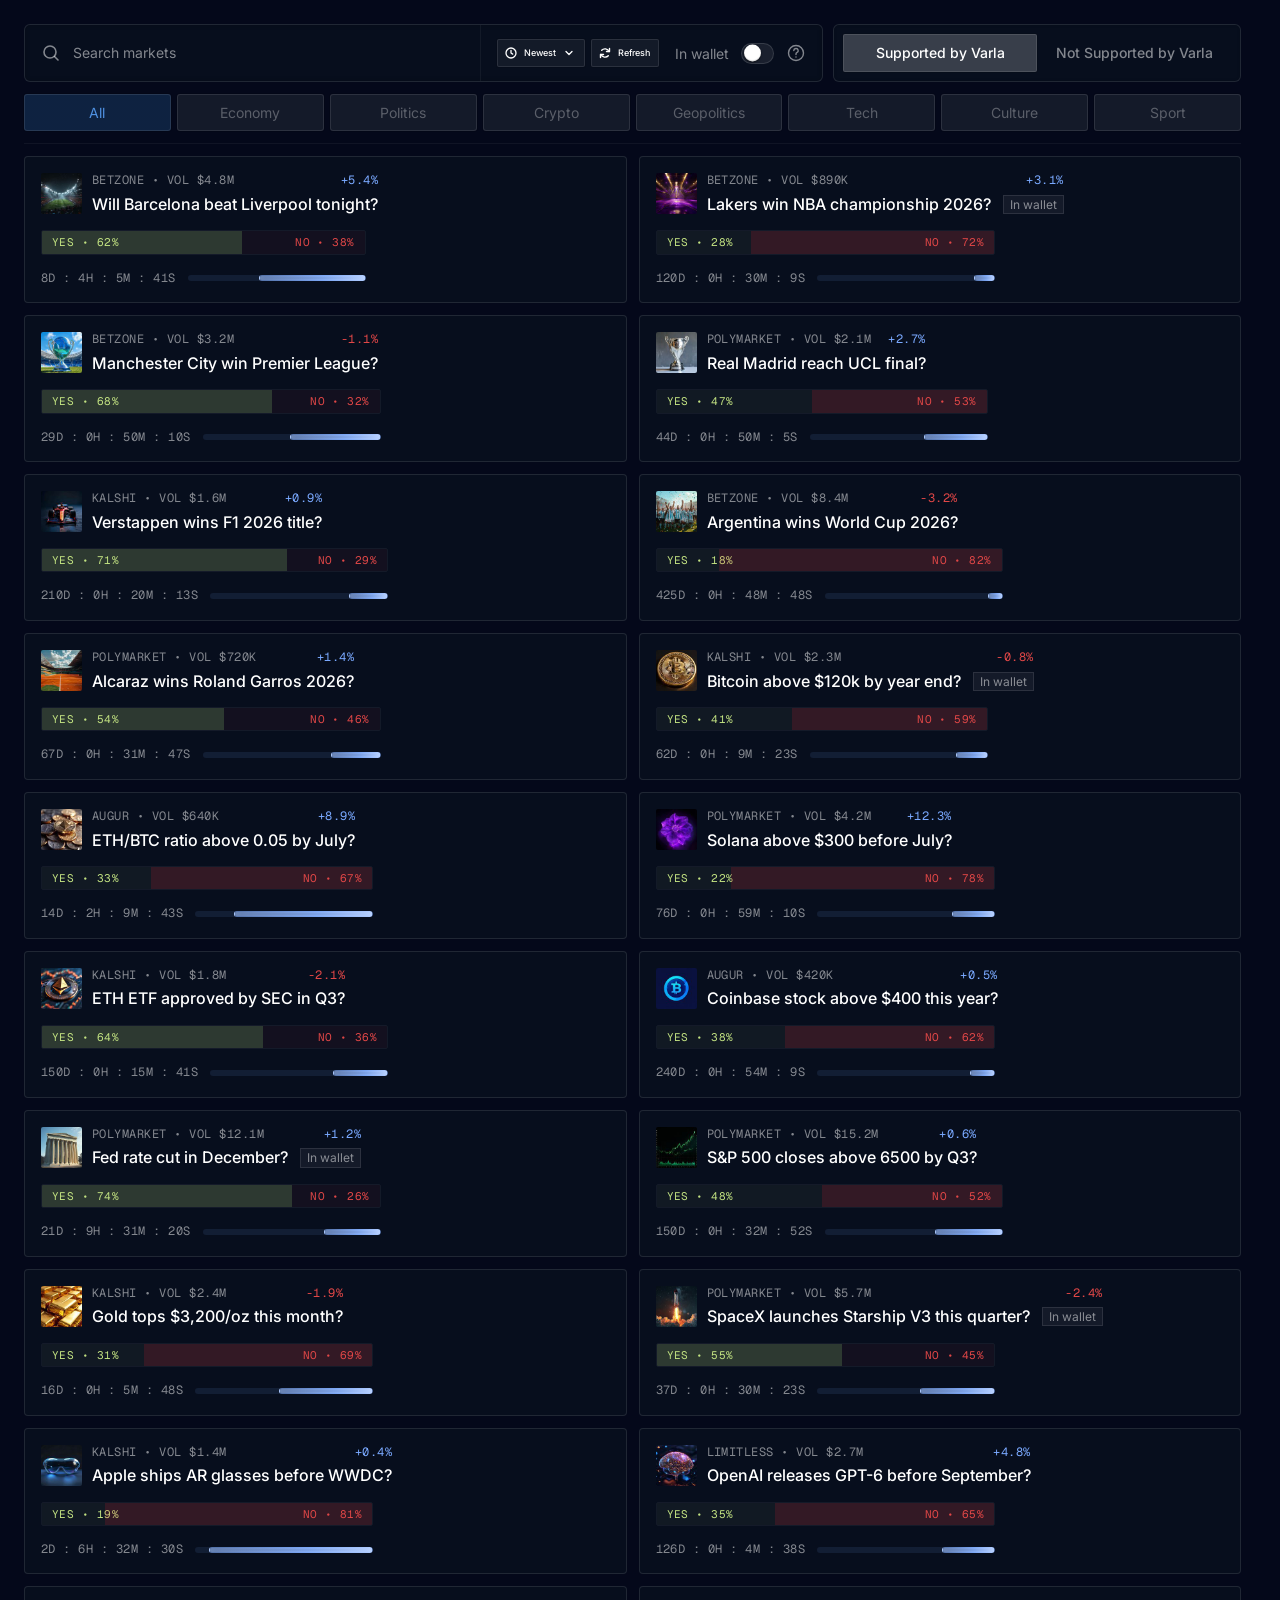
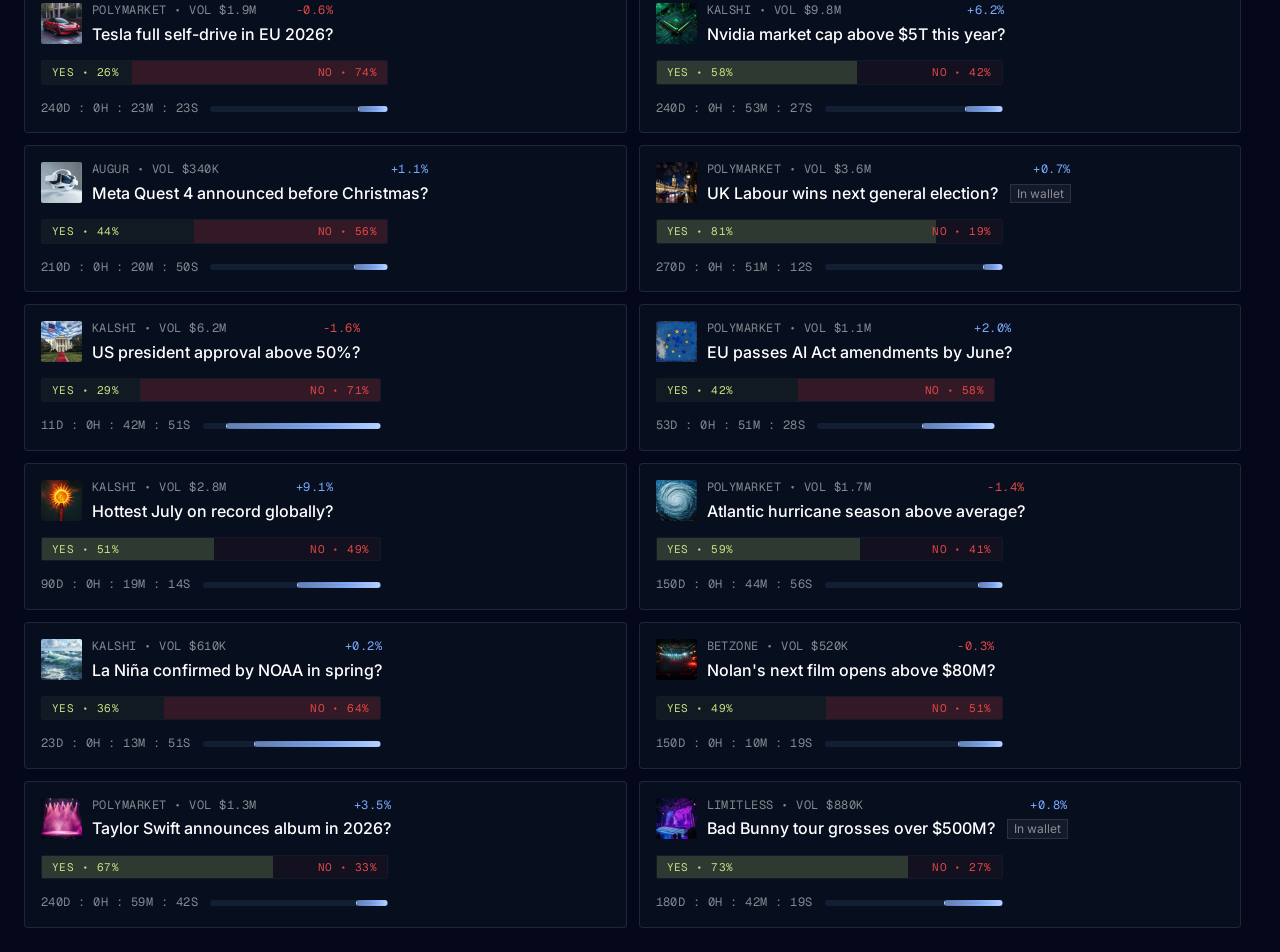
<file: market-list/index.html>
<!doctype html>
<html lang="en">
  <head>
    <meta charset="UTF-8" />
    <meta name="viewport" content="width=device-width, initial-scale=1.0" />
    <title>Markets · Varla</title>
    <link rel="preconnect" href="https://fonts.googleapis.com" />
    <link rel="preconnect" href="https://fonts.gstatic.com" crossorigin />
    <link
      href="https://fonts.googleapis.com/css2?family=Inter:wght@400;500&family=Geist+Mono:wght@400;500&display=swap"
      rel="stylesheet"
    />
    <link rel="stylesheet" href="market.css" />
  </head>
  <body>
    <main class="page" data-view="list">
      <section class="markets" aria-label="Markets">
        <!-- Sticky-top group: toolbar + hairline divider stay pinned while
             only the market grid scrolls beneath. -->
        <div class="markets__top">
        <!-- ============================================================
             TOOLBAR — search row + segmented controls + filter chips
             Mirrors Figma node 16152:203108
             ============================================================ -->
        <header class="toolbar">
          <div class="toolbar__top">
            <!-- Search + right-side actions -->
            <div class="search-row">
              <label class="search-row__input">
                <svg class="icon" width="20" height="20" viewBox="0 0 20 20" fill="none" aria-hidden="true">
                  <circle cx="9" cy="9" r="6" stroke="currentColor" stroke-width="1.6" />
                  <path d="m17 17-3.5-3.5" stroke="currentColor" stroke-width="1.6" stroke-linecap="round" />
                </svg>
                <input type="text" placeholder="Search markets" />
              </label>
              <div class="search-row__actions">
                <div class="action-chip-group">
                  <!-- Sort dropdown — same dropdown UX as leaderboard-list's
                       "All time" filter (filter-dropdown + filter-menu).
                       Default selection is "Newest". -->
                  <div class="filter-dropdown" data-filter="sort">
                    <button type="button" class="action-chip" data-dropdown-toggle aria-haspopup="listbox" aria-expanded="false">
                      <svg class="icon" width="14" height="14" viewBox="0 0 14 14" fill="none" aria-hidden="true">
                        <circle cx="7" cy="7" r="5" stroke="currentColor" stroke-width="1.3" />
                        <path d="M7 4.3V7l1.7 1.1" stroke="currentColor" stroke-width="1.3" stroke-linecap="round" />
                      </svg>
                      <span class="filter-btn__label">Newest</span>
                      <svg class="icon icon--chevron" width="14" height="14" viewBox="0 0 14 14" fill="none" aria-hidden="true">
                        <path d="m4 5.5 3 3 3-3" stroke="currentColor" stroke-width="1.3" stroke-linecap="round" stroke-linejoin="round" />
                      </svg>
                    </button>
                    <div class="filter-menu" role="listbox" hidden>
                      <button type="button" class="filter-menu__item is-selected" data-value="newest" role="option">
                        <span class="filter-menu__label">Newest</span>
                        <svg class="filter-menu__check" width="16" height="16" viewBox="0 0 16 16" fill="none" aria-hidden="true">
                          <path d="m3.5 8 3 3 6-6" stroke="currentColor" stroke-width="1.5" stroke-linecap="round" stroke-linejoin="round" />
                        </svg>
                      </button>
                      <button type="button" class="filter-menu__item" data-value="oldest" role="option">
                        <span class="filter-menu__label">Oldest</span>
                        <svg class="filter-menu__check" width="16" height="16" viewBox="0 0 16 16" fill="none" aria-hidden="true">
                          <path d="m3.5 8 3 3 6-6" stroke="currentColor" stroke-width="1.5" stroke-linecap="round" stroke-linejoin="round" />
                        </svg>
                      </button>
                      <button type="button" class="filter-menu__item" data-value="volume" role="option">
                        <span class="filter-menu__label">Highest volume</span>
                        <svg class="filter-menu__check" width="16" height="16" viewBox="0 0 16 16" fill="none" aria-hidden="true">
                          <path d="m3.5 8 3 3 6-6" stroke="currentColor" stroke-width="1.5" stroke-linecap="round" stroke-linejoin="round" />
                        </svg>
                      </button>
                      <button type="button" class="filter-menu__item" data-value="ending-soon" role="option" data-supported-only>
                        <span class="filter-menu__label">Ending soonest</span>
                        <svg class="filter-menu__check" width="16" height="16" viewBox="0 0 16 16" fill="none" aria-hidden="true">
                          <path d="m3.5 8 3 3 6-6" stroke="currentColor" stroke-width="1.5" stroke-linecap="round" stroke-linejoin="round" />
                        </svg>
                      </button>
                    </div>
                  </div>
                  <button type="button" class="action-chip" data-refresh>
                    <svg class="icon icon--refresh" width="14" height="14" viewBox="0 0 14 14" fill="none" aria-hidden="true">
                      <path d="M11.5 2.5v3h-3M2.5 11.5v-3h3" stroke="currentColor" stroke-width="1.4" stroke-linecap="round" stroke-linejoin="round" />
                      <path d="M11 5.5A4.5 4.5 0 0 0 3.7 4.2M3 8.5a4.5 4.5 0 0 0 7.3 1.3" stroke="currentColor" stroke-width="1.4" stroke-linecap="round" />
                    </svg>
                    <span>Refresh</span>
                  </button>
                </div>
                <div class="wallet-toggle">
                  <span class="wallet-toggle__label">In wallet</span>
                  <label class="switch">
                    <input type="checkbox" />
                    <span class="switch__track" aria-hidden="true">
                      <span class="switch__knob"></span>
                    </span>
                  </label>
                  <div class="help-popover">
                    <button type="button" class="icon-btn" aria-label="Info" data-tooltip-trigger>
                      <svg class="icon" width="20" height="20" viewBox="0 0 20 20" fill="none" aria-hidden="true">
                        <circle cx="10" cy="10" r="7.5" stroke="currentColor" stroke-width="1.4" />
                        <path d="M7.8 7.6a2.2 2.2 0 1 1 3 2.1c-.6.3-.8.7-.8 1.3v.5" stroke="currentColor" stroke-width="1.4" stroke-linecap="round" />
                        <circle cx="10" cy="14" r=".75" fill="currentColor" />
                      </svg>
                    </button>
                  </div>
                </div>
              </div>
            </div>

            <!-- Segmented controls: Supported / Not Supported -->
            <div class="segments" role="tablist">
              <button type="button" class="segment is-active" role="tab" aria-selected="true" data-segment="supported">
                Supported by Varla
              </button>
              <button type="button" class="segment" role="tab" aria-selected="false" data-segment="not-supported">
                Not Supported by Varla
              </button>
            </div>
          </div>

          <!-- Category filter chips -->
          <nav class="filters" aria-label="Categories">
            <button type="button" class="filter is-active" data-filter="all">All</button>
            <button type="button" class="filter" data-filter="economy">Economy</button>
            <button type="button" class="filter" data-filter="politics">Politics</button>
            <button type="button" class="filter" data-filter="crypto">Crypto</button>
            <button type="button" class="filter" data-filter="geopolitics">Geopolitics</button>
            <button type="button" class="filter" data-filter="tech">Tech</button>
            <button type="button" class="filter" data-filter="culture">Culture</button>
            <button type="button" class="filter" data-filter="sport">Sport</button>
          </nav>
        </header>

          <hr class="markets__divider" />
        </div>

        <!-- Two grids — only the one matching the active segment is shown.
             Filters (search, category, wallet) apply to whichever grid is
             active, so the user sees a consistent toolbar across tabs. -->
        <ul class="market-grid" id="market-grid" data-grid="supported">
          <!-- Supported cards rendered by market.js -->
        </ul>
        <ul class="market-grid market-grid--unsupported" id="market-grid-unsupported" data-grid="not-supported" hidden>
          <!-- Not-supported cards rendered by market.js -->
        </ul>
      </section>
    </main>

    <!-- =====================================================================
         LOADING OVERLAY — fixed full-viewport dim + 12-spoke spinner.
         Sits at z-index 9 so the sticky toolbar (z-index 10) stays on top
         and remains interactive while the grid area is dimmed.
         ===================================================================== -->
    <div class="loading-overlay" id="grid-loading" aria-hidden="true">
      <svg class="loading-spinner" width="32" height="32" viewBox="0 0 32 32" role="img" aria-label="Loading">
        <g stroke="white" stroke-width="2" stroke-linecap="round">
          <line x1="16" y1="3" x2="16" y2="9" />
          <line x1="16" y1="3" x2="16" y2="9" opacity="0.92" transform="rotate(30 16 16)" />
          <line x1="16" y1="3" x2="16" y2="9" opacity="0.85" transform="rotate(60 16 16)" />
          <line x1="16" y1="3" x2="16" y2="9" opacity="0.77" transform="rotate(90 16 16)" />
          <line x1="16" y1="3" x2="16" y2="9" opacity="0.69" transform="rotate(120 16 16)" />
          <line x1="16" y1="3" x2="16" y2="9" opacity="0.62" transform="rotate(150 16 16)" />
          <line x1="16" y1="3" x2="16" y2="9" opacity="0.54" transform="rotate(180 16 16)" />
          <line x1="16" y1="3" x2="16" y2="9" opacity="0.46" transform="rotate(210 16 16)" />
          <line x1="16" y1="3" x2="16" y2="9" opacity="0.38" transform="rotate(240 16 16)" />
          <line x1="16" y1="3" x2="16" y2="9" opacity="0.31" transform="rotate(270 16 16)" />
          <line x1="16" y1="3" x2="16" y2="9" opacity="0.23" transform="rotate(300 16 16)" />
          <line x1="16" y1="3" x2="16" y2="9" opacity="0.15" transform="rotate(330 16 16)" />
        </g>
      </svg>
    </div>

    <!-- =====================================================================
         WALLET TOOLTIP — anchored to the help icon, mirrors Figma 16159:203142.
         Positioned via JS using the trigger's bounding rect (escapes the
         clipped, sticky toolbar container).
         ===================================================================== -->
    <div class="tooltip" id="wallet-tooltip" role="dialog" aria-labelledby="wallet-tooltip-title" hidden>
      <div class="tooltip__main">
        <div class="tooltip__head">
          <span class="tooltip__kicker">INFO</span>
          <button type="button" class="tooltip__close" aria-label="Close" data-tooltip-close>
            <svg width="14" height="14" viewBox="0 0 14 14" fill="none" aria-hidden="true">
              <path d="M3.5 3.5l7 7M10.5 3.5l-7 7" stroke="currentColor" stroke-width="1.4" stroke-linecap="round" />
            </svg>
          </button>
        </div>
        <div class="tooltip__body">
          <h3 class="tooltip__title" id="wallet-tooltip-title">In Wallet</h3>
          <p class="tooltip__text">
            You can leverage your existing positions and also buy new leveraged ones. Turn this on to see positions in your wallet available for leverage
          </p>
        </div>
      </div>
      <div class="tooltip__actions">
        <button type="button" class="tt-btn tt-btn--primary" data-tooltip-close>Got it</button>
        <button type="button" class="tt-btn tt-btn--secondary" data-tooltip-close>Skip</button>
      </div>
    </div>

    <!-- =====================================================================
         CARD TEMPLATE
         Cloned per item from market.js to keep markup DRY.
         ===================================================================== -->
    <template id="market-card-template">
      <li class="market-card" data-side="yes">
        <button type="button" class="market-card__inner" aria-label="Open market">
          <!-- TOP ROW: thumbnail + meta + title.
               The thumb-host is replaced by market.js with either an <img>
               (for cards that have a real photo) or a styled <span> with a
               category gradient + emoji. -->
          <div class="market-card__head">
            <span class="market-card__thumb-host"></span>
            <div class="market-card__meta-wrap">
              <div class="market-card__meta">
                <span class="market-card__source"></span>
                <span class="market-card__delta"></span>
              </div>
              <div class="market-card__title-row">
                <p class="market-card__title"></p>
                <span class="wallet-chip" hidden>In wallet</span>
              </div>
            </div>
          </div>

          <!-- BOTTOM SECTION: YES/NO bar + footer -->
          <div class="market-card__body">
            <div class="odds-bar">
              <span class="odds-bar__side odds-bar__side--yes">
                <span class="odds-bar__label"></span>
              </span>
              <span class="odds-bar__side odds-bar__side--no">
                <span class="odds-bar__label"></span>
              </span>
            </div>

            <div class="market-card__footer">
              <span class="market-card__time"></span>
              <span class="progress" role="img" aria-label="Time progress">
                <span class="progress__fill"></span>
              </span>
            </div>
          </div>
        </button>
      </li>
    </template>

    <!-- =====================================================================
         MULTI-EVENT CARD TEMPLATE (Not Supported by Varla)
         A market with N candidate options. Each option exposes its own
         YES / NO trade buttons. When the option list overflows ~2 rows the
         inner container scrolls. Mirrors Figma node 16164:203214.
         ===================================================================== -->
    <template id="market-card-multi-template">
      <!-- The wrapper is a <div>, not a <button>, because the card body
           contains real <button>s (YES/NO trade actions, boost, bookmark)
           and nesting buttons inside a button is invalid HTML — browsers
           silently close the outer button at the first inner one, which
           would break layout. -->
      <li class="market-card market-card--multi">
        <div class="market-card__inner" role="button" tabindex="0" aria-label="Open market">
          <div class="market-card__head">
            <span class="market-card__thumb-host"></span>
            <p class="market-card__title"></p>
          </div>

          <!-- Option rows; rendered by market.js. The wrapper hosts the
               absolute-positioned scroll thumb so it overlays content
               instead of taking up a gutter. -->
          <div class="option-list-wrap">
            <ul class="option-list" data-option-list></ul>
            <span class="option-list__thumb" data-option-thumb></span>
          </div>

          <div class="market-card__foot">
            <span class="market-card__volume"></span>
            <span class="market-card__icons">
              <button type="button" class="card-icon-btn" aria-label="Boost">
                <svg width="16" height="16" viewBox="0 0 16 16" fill="none" aria-hidden="true">
                  <rect x="2" y="6.5" width="12" height="3" rx="0.6" stroke="currentColor" stroke-width="1.2" />
                  <rect x="3.5" y="9.5" width="9" height="4" rx="0.6" stroke="currentColor" stroke-width="1.2" />
                  <path d="M8 6.5v7" stroke="currentColor" stroke-width="1.2" />
                  <path d="M5.5 6.5c-1 0-1.6-.8-1.2-1.6.4-.9 2-1.4 3.7.6.3.3.6.7.6.7s-1.7.3-3.1.3Z" stroke="currentColor" stroke-width="1.2" stroke-linejoin="round" />
                  <path d="M10.5 6.5c1 0 1.6-.8 1.2-1.6-.4-.9-2-1.4-3.7.6-.3.3-.6.7-.6.7s1.7.3 3.1.3Z" stroke="currentColor" stroke-width="1.2" stroke-linejoin="round" />
                </svg>
              </button>
              <button type="button" class="card-icon-btn" aria-label="Bookmark">
                <svg width="16" height="16" viewBox="0 0 16 16" fill="none" aria-hidden="true">
                  <path d="M4 2.5h8v11l-4-2.5L4 13.5v-11Z" stroke="currentColor" stroke-width="1.2" stroke-linejoin="round" />
                </svg>
              </button>
            </span>
          </div>
        </div>
      </li>
    </template>

    <!-- Per-option row inside a multi-event card. Mirrors Figma node
         16164:203222 — name + percentage live in a `__main` container that
         uses justify-between, with a fixed-width buttons block on the right. -->
    <template id="market-option-template">
      <li class="option-row">
        <span class="option-row__main">
          <span class="option-row__name"></span>
          <span class="option-row__pct"></span>
        </span>
        <span class="option-row__buttons">
          <button type="button" class="opt-btn opt-btn--yes">YES</button>
          <button type="button" class="opt-btn opt-btn--no">NO</button>
        </span>
      </li>
    </template>

    <!-- =====================================================================
         SINGLE-EVENT CARD TEMPLATE (Not Supported by Varla)
         A binary market — title + chance arc + two large YES / NO buttons.
         Mirrors Figma node 16164:203247.
         ===================================================================== -->
    <template id="market-card-single-template">
      <!-- Mirrors Figma 16164:203247. Structure:
           card → [head: head-left (thumb + title) + chance-arc] +
                  [bottom: big YES/NO buttons + footer (volume + icons)]
           See `market-card-multi-template` above for why this wrapper is
           a <div> rather than a <button>. -->
      <li class="market-card market-card--single">
        <div class="market-card__inner" role="button" tabindex="0" aria-label="Open market">
          <div class="market-card__head">
            <div class="market-card__head-left">
              <span class="market-card__thumb-host"></span>
              <p class="market-card__title"></p>
            </div>
            <span class="chance-arc" data-chance-arc>
              <svg class="chance-arc__svg" viewBox="0 0 60 41" aria-hidden="true">
                <!-- Filled portion only — Figma has no behind-track. The
                     dasharray is set by JS based on the chance percentage.
                     Path is a 180° arc from (4, 30) up and over to (56, 30)
                     with radius 26 — fits the 60×41 Figma frame. -->
                <path d="M 4 30 A 26 26 0 0 1 56 30" fill="none"
                  stroke="#946b47" stroke-width="4" stroke-linecap="round"
                  data-chance-arc-fill="" />
              </svg>
              <span class="chance-arc__value">
                <span class="chance-arc__pct" data-chance-pct>0%</span>
                <span class="chance-arc__caption">chance</span>
              </span>
            </span>
          </div>

          <div class="market-card__bottom">
            <div class="market-card__big-buttons">
              <button type="button" class="big-btn big-btn--yes">YES</button>
              <button type="button" class="big-btn big-btn--no">NO</button>
            </div>

            <div class="market-card__foot">
              <span class="market-card__volume"></span>
              <span class="market-card__icons">
                <button type="button" class="card-icon-btn" aria-label="Boost">
                  <svg width="16" height="16" viewBox="0 0 16 16" fill="none" aria-hidden="true">
                    <rect x="2" y="6.5" width="12" height="3" rx="0.6" stroke="currentColor" stroke-width="1.2" />
                    <rect x="3.5" y="9.5" width="9" height="4" rx="0.6" stroke="currentColor" stroke-width="1.2" />
                    <path d="M8 6.5v7" stroke="currentColor" stroke-width="1.2" />
                    <path d="M5.5 6.5c-1 0-1.6-.8-1.2-1.6.4-.9 2-1.4 3.7.6.3.3.6.7.6.7s-1.7.3-3.1.3Z" stroke="currentColor" stroke-width="1.2" stroke-linejoin="round" />
                    <path d="M10.5 6.5c1 0 1.6-.8 1.2-1.6-.4-.9-2-1.4-3.7.6-.3.3-.6.7-.6.7s1.7.3 3.1.3Z" stroke="currentColor" stroke-width="1.2" stroke-linejoin="round" />
                  </svg>
                </button>
                <button type="button" class="card-icon-btn" aria-label="Bookmark">
                  <svg width="16" height="16" viewBox="0 0 16 16" fill="none" aria-hidden="true">
                    <path d="M4 2.5h8v11l-4-2.5L4 13.5v-11Z" stroke="currentColor" stroke-width="1.2" stroke-linejoin="round" />
                  </svg>
                </button>
              </span>
            </div>
          </div>
        </div>
      </li>
    </template>

    <main class="page page--detail" data-view="detail" hidden>
      <button type="button" class="detail-back" data-detail-back aria-label="Back to markets">
        <svg width="16" height="16" viewBox="0 0 16 16" fill="none" aria-hidden="true">
          <path d="M9.5 3 5 8l4.5 5" stroke="currentColor" stroke-width="1.6" stroke-linecap="round" stroke-linejoin="round" />
        </svg>
        <span>Back to markets</span>
      </button>
      <div class="detail">
        <!-- =====================================================================
             LEFT COLUMN — market header, side stats, tabs, pool info & graph
             ===================================================================== -->
        <div class="detail__left">
          <!-- HEADER: market title + countdown timer -->
          <header class="detail-header">
            <div class="detail-header__title">
              <img
                class="detail-header__thumb"
                src="assets/market-thumb.png"
                alt=""
              />
              <div class="detail-header__title-text">
                <h1 class="detail-header__heading">
                  Will the Fed cut rates at the next meeting?
                </h1>
                <a class="detail-header__link" href="#">View market</a>
              </div>
            </div>

            <div class="detail-header__timer">
              <div class="detail-header__timer-row">
                <svg class="detail-header__timer-icon" width="24" height="24" viewBox="0 0 24 24" fill="none" aria-hidden="true">
                  <circle cx="12" cy="13" r="8" stroke="currentColor" stroke-width="1.5" />
                  <path d="M12 9v4l2.5 2" stroke="currentColor" stroke-width="1.5" stroke-linecap="round" />
                  <path d="M9 3h6M12 3v3" stroke="currentColor" stroke-width="1.5" stroke-linecap="round" />
                </svg>
                <span class="detail-header__timer-text">1048D : 8H : 47M : 54S</span>
              </div>
              <!-- Half-filled progress bar: a brand-blue fill on the left and
                   an empty spacer on the right. Mirrors the Figma 50/50 split
                   for the 1048-day countdown. -->
              <div class="detail-header__progress">
                <div class="detail-header__progress-fill"></div>
                <div class="detail-header__progress-spacer"></div>
              </div>
            </div>
          </header>

          <!-- SIDE STATS — YES / NO bias bars paired with Price + Volume cards -->
          <div class="detail-side-stats">
            <div class="detail-side-stats__row">
              <div class="bias-bar">
                <div class="bias-bar__inner">
                  <span class="bias-bar__chip bias-bar__chip--yes">YES • 32%</span>
                  <span class="bias-bar__rest"></span>
                </div>
              </div>
              <div class="overview-pair">
                <div class="overview-cell">
                  <span class="overview-cell__label">Price</span>
                  <span class="overview-cell__value">32¢</span>
                </div>
                <div class="overview-cell">
                  <span class="overview-cell__label">Volume</span>
                  <span class="overview-cell__value">$24,500.00</span>
                </div>
              </div>
            </div>

            <div class="detail-side-stats__row">
              <div class="bias-bar">
                <div class="bias-bar__inner">
                  <span class="bias-bar__chip bias-bar__chip--no bias-bar__chip--no-wide">NO • 68%</span>
                  <span class="bias-bar__rest"></span>
                </div>
              </div>
              <div class="overview-pair">
                <div class="overview-cell">
                  <span class="overview-cell__label">Price</span>
                  <span class="overview-cell__value">68¢</span>
                </div>
                <div class="overview-cell">
                  <span class="overview-cell__label">Volume</span>
                  <span class="overview-cell__value">$24,500.00</span>
                </div>
              </div>
            </div>
          </div>

          <!-- TABS + content (Market Overview / Order Book / Your Trades) -->
          <section class="detail-tabs">
            <nav class="detail-tabs__bar" role="tablist">
              <button type="button" class="detail-tab is-active" role="tab" aria-selected="true" data-detail-tab="overview">
                Market Overview
              </button>
              <button type="button" class="detail-tab" role="tab" aria-selected="false" data-detail-tab="orderbook">
                Order Book
              </button>
              <button type="button" class="detail-tab" role="tab" aria-selected="false" data-detail-tab="trades">
                Your Trades
              </button>
            </nav>

            <!-- Active panel — Market Overview -->
            <div class="detail-tabs__panel" data-detail-panel="overview">
              <!-- Two rows of three cells each, separated by hairline borders -->
              <div class="overview-grid">
                <div class="overview-cell overview-cell--lg">
                  <span class="overview-cell__label">Max Leverage</span>
                  <span class="overview-cell__value">2×</span>
                </div>
                <div class="overview-cell overview-cell--lg">
                  <span class="overview-cell__label">Volume</span>
                  <span class="overview-cell__value">
                    $156,283<span class="overview-cell__value--muted">.75</span>
                  </span>
                </div>
                <div class="overview-cell overview-cell--lg">
                  <span class="overview-cell__label">Pool Maturity Date</span>
                  <span class="overview-cell__value">Jan 1, 2026</span>
                </div>
              </div>
              <div class="overview-grid">
                <div class="overview-cell overview-cell--lg">
                  <span class="overview-cell__label">Deposited Shares</span>
                  <span class="overview-cell__value">12,340</span>
                </div>
                <div class="overview-cell overview-cell--lg">
                  <span class="overview-cell__label">Max LTV</span>
                  <span class="overview-cell__value">50.0%</span>
                </div>
                <div class="overview-cell overview-cell--lg">
                  <span class="overview-cell__label">Liquidation LTV</span>
                  <span class="overview-cell__value">77.0%</span>
                </div>
              </div>

              <!-- Pool description block -->
              <div class="pool-desc">
                <span class="pool-desc__kicker">POOL DESCRIPTION</span>
                <div class="pool-desc__body">
                  <p>
                    This pool will resolve to "Yes" if the named individual wins
                    and accepts the 2028 nomination of the Democratic Party for
                    U.S. president. Otherwise, this market will resolve to "No".
                  </p>
                  <p>
                    The resolution source for this market will be a consensus of
                    official Democratic Party sources.
                  </p>
                  <p>
                    Any replacement of the democratic nominee before election day
                    will not change the resolution of the market.
                  </p>
                  <p>Created At: Jul 12, 2025, 1:15 AM GMT+7</p>
                </div>
                <p class="pool-desc__note">
                  This pool uses this market's outcome shares as collateral.
                </p>
              </div>

              <!-- Probability graph -->
              <div class="graph">
                <div class="graph__head">
                  <div class="graph__values">
                    <h2 class="graph__chance">38% Chance</h2>
                    <span class="graph__delta">
                      <svg class="graph__delta-tri" width="12" height="12" viewBox="0 0 12 12" fill="none" aria-hidden="true">
                        <path d="M6 2 11 10 1 10Z" fill="currentColor" />
                      </svg>
                      <span class="graph__delta-val">5%</span>
                    </span>
                  </div>
                  <div class="graph__periods" role="tablist">
                    <button type="button" class="period-btn" data-period="1H">1H</button>
                    <button type="button" class="period-btn" data-period="6H">6H</button>
                    <button type="button" class="period-btn" data-period="1W">1W</button>
                    <button type="button" class="period-btn" data-period="1M">1M</button>
                    <button type="button" class="period-btn" data-period="1Y">1Y</button>
                    <button type="button" class="period-btn is-active" data-period="ALL">ALL TIME</button>
                  </div>
                </div>

                <!-- Chart body — plot on the left (grid + curves + value badges)
                     with the y-axis label column on the right, mirroring Figma. -->
                <div class="graph__chart">
                  <div class="graph__plot">
                    <!-- Horizontal grid lines -->
                    <div class="graph__grid" aria-hidden="true">
                      <div class="graph__grid-line"></div>
                      <div class="graph__grid-line"></div>
                      <div class="graph__grid-line"></div>
                      <div class="graph__grid-line"></div>
                      <div class="graph__grid-line"></div>
                      <div class="graph__grid-line"></div>
                    </div>

                    <!-- Single YES line (Polymarket convention — NO is just
                         1 - YES so a second line is redundant). The stroke
                         uses a horizontal gradient with two hard stops; JS
                         shifts those stops on hover so the segment to the
                         right of the cursor fades to muted gray. -->
                    <svg class="graph__svg" viewBox="0 0 100 100" preserveAspectRatio="none" aria-hidden="true">
                      <defs>
                        <linearGradient id="graph-line-gradient" gradientUnits="userSpaceOnUse" x1="0" y1="0" x2="100" y2="0">
                          <stop offset="0%"   style="stop-color: var(--brand-blue-300, #7aa9ff)" />
                          <stop offset="100%" style="stop-color: var(--brand-blue-300, #7aa9ff)" />
                          <!-- Right-of-cursor portion: foreground-primary
                               with alpha-white-800 (10% white) layered on
                               top, flattened via color-mix. Gives a dark,
                               slightly bluish gray that reads as muted
                               against the page background. -->
                          <stop offset="100%" style="stop-color: color-mix(in srgb, var(--foreground-primary, #070e1d) 90%, #ffffff 10%)" />
                          <stop offset="100%" style="stop-color: color-mix(in srgb, var(--foreground-primary, #070e1d) 90%, #ffffff 10%)" />
                        </linearGradient>
                      </defs>
                      <path
                        class="graph__line graph__line--yes"
                        d="M0,45 C8,48 14,40 20,42 C28,46 34,52 42,48 C50,45 56,54 64,58 C72,62 80,60 88,62 C94,63 98,62 100,62"
                        fill="none"
                        stroke="url(#graph-line-gradient)"
                        stroke-width="2"
                        vector-effect="non-scaling-stroke"
                      />
                    </svg>

                    <!-- Pulsing dot at the rightmost point of the line.
                         JS positions it on every render so it tracks the
                         line's last sample. Hidden while the user is
                         hovering — the crosshair dot takes over instead. -->
                    <span class="graph__end-dot" aria-hidden="true"></span>
                  </div>

                  <ul class="graph__y-axis" aria-hidden="true">
                    <li>100%</li>
                    <li>80%</li>
                    <li>60%</li>
                    <li>40%</li>
                    <li>20%</li>
                    <li>0%</li>
                  </ul>
                </div>

                <div class="graph__x-axis">
                  <span>AUG 21</span>
                  <span>AUG 22</span>
                  <span>AUG 23</span>
                  <span>AUG 24</span>
                  <span>AUG 25</span>
                  <span>AUG 26</span>
                  <span>AUG 27</span>
                  <span>AUG 28</span>
                  <span>AUG 29</span>
                  <span>AUG 30</span>
                  <span>SEP 1</span>
                </div>
              </div>
            </div>

            <!-- Order Book tab — Figma node 14629:85545 -->
            <div class="detail-tabs__panel" data-detail-panel="orderbook" hidden>
              <div class="orderbook">
                <header class="orderbook__head">
                  <h2 class="orderbook__title">Order book</h2>
                  <div class="orderbook__actions">
                    <div class="orderbook__toggle" role="tablist">
                      <button type="button" class="ob-toggle is-active" role="tab" aria-selected="true" data-ob-side="yes">
                        Trade Yes
                      </button>
                      <button type="button" class="ob-toggle" role="tab" aria-selected="false" data-ob-side="no">
                        Trade No
                      </button>
                    </div>
                    <button type="button" class="orderbook__refresh" aria-label="Refresh order book">
                      <svg width="16" height="16" viewBox="0 0 16 16" fill="none" aria-hidden="true">
                        <path d="M13.3 3v3h-3M2.7 13v-3h3" stroke="currentColor" stroke-width="1.4" stroke-linecap="round" stroke-linejoin="round" />
                        <path d="M12.6 6A5 5 0 0 0 4.2 4.4M3.4 10A5 5 0 0 0 11.8 11.6" stroke="currentColor" stroke-width="1.4" stroke-linecap="round" />
                      </svg>
                    </button>
                  </div>
                </header>

                <!-- Table — 4-column grid: depth | price | shares | total.
                     Each row sets `--depth` so the absolutely-positioned bar
                     in `::before` knows how wide to draw the depth fill. -->
                <div class="orderbook__table">
                  <!-- Asks header row -->
                  <div class="ob-row ob-row--head">
                    <div class="ob-cell ob-cell--depth-head ob-cell--recenter" role="button" tabindex="0" aria-label="Recenter order book on spread" data-ob-recenter>
                      <span>TRADE YES</span>
                      <svg width="12" height="12" viewBox="0 0 12 12" fill="none" aria-hidden="true">
                        <path d="M6 1.5v9" stroke="currentColor" stroke-width="1.2" stroke-linecap="round" />
                        <path d="M3.5 4 6 1.5 8.5 4M3.5 8 6 10.5 8.5 8" stroke="currentColor" stroke-width="1.2" stroke-linecap="round" stroke-linejoin="round" />
                      </svg>
                    </div>
                    <div class="ob-cell ob-cell--head">PRICE</div>
                    <div class="ob-cell ob-cell--head">SHARES</div>
                    <div class="ob-cell ob-cell--head">TOTAL</div>
                  </div>

                  <!-- Single scroll area for everything below the column
                       header: 8 asks + LAST/SPREAD divider + 8 bids. The
                       spread row keeps its natural (smaller) height; ask
                       and bid rows share the remaining viewport space so
                       4 asks + spread + 4 bids fit by default, with the
                       other 4 of each side reachable via scroll. JS sets
                       the initial scrollTop so the spread is centered. -->
                  <div class="ob-section ob-section--rows" data-ob-rows>
                    <!-- Asks (sell side) — red fills, narrowing toward the spread -->
                    <div class="ob-row ob-row--ask" style="--depth: 380px">
                      <div class="ob-cell"></div>
                      <div class="ob-cell ob-cell--price">48¢</div>
                      <div class="ob-cell">31,040.50</div>
                      <div class="ob-cell">$14,899.44</div>
                    </div>
                    <div class="ob-row ob-row--ask" style="--depth: 362px">
                      <div class="ob-cell"></div>
                      <div class="ob-cell ob-cell--price">47¢</div>
                      <div class="ob-cell">29,340.10</div>
                      <div class="ob-cell">$13,789.85</div>
                    </div>
                    <div class="ob-row ob-row--ask" style="--depth: 344px">
                      <div class="ob-cell"></div>
                      <div class="ob-cell ob-cell--price">46¢</div>
                      <div class="ob-cell">27,639.70</div>
                      <div class="ob-cell">$12,714.26</div>
                    </div>
                    <div class="ob-row ob-row--ask" style="--depth: 326px">
                      <div class="ob-cell"></div>
                      <div class="ob-cell ob-cell--price">45¢</div>
                      <div class="ob-cell">25,939.30</div>
                      <div class="ob-cell">$11,672.68</div>
                    </div>
                    <div class="ob-row ob-row--ask" style="--depth: 308px">
                      <div class="ob-cell"></div>
                      <div class="ob-cell ob-cell--price">44¢</div>
                      <div class="ob-cell">24,238.90</div>
                      <div class="ob-cell">$10,665.12</div>
                    </div>
                    <div class="ob-row ob-row--ask" style="--depth: 290px">
                      <div class="ob-cell"></div>
                      <div class="ob-cell ob-cell--price">43¢</div>
                      <div class="ob-cell">22,538.50</div>
                      <div class="ob-cell">$9,691.56</div>
                    </div>
                    <div class="ob-row ob-row--ask" style="--depth: 272px">
                      <div class="ob-cell"></div>
                      <div class="ob-cell ob-cell--price">42¢</div>
                      <div class="ob-cell">20,838.10</div>
                      <div class="ob-cell">$8,752.00</div>
                    </div>
                    <div class="ob-row ob-row--ask" style="--depth: 254px">
                      <div class="ob-cell"></div>
                      <div class="ob-cell ob-cell--price">41¢</div>
                      <div class="ob-cell">19,137.70</div>
                      <div class="ob-cell">$7,846.46</div>
                    </div>
                    <div class="ob-row ob-row--ask" style="--depth: 236px">
                      <div class="ob-cell"></div>
                      <div class="ob-cell ob-cell--price">40¢</div>
                      <div class="ob-cell">17,437.30</div>
                      <div class="ob-cell">$6,974.92</div>
                    </div>
                    <div class="ob-row ob-row--ask" style="--depth: 218px">
                      <div class="ob-cell"></div>
                      <div class="ob-cell ob-cell--price">39¢</div>
                      <div class="ob-cell">15,736.90</div>
                      <div class="ob-cell">$6,137.39</div>
                    </div>
                    <div class="ob-row ob-row--ask" style="--depth: 200px">
                      <div class="ob-cell"></div>
                      <div class="ob-cell ob-cell--price">38¢</div>
                      <div class="ob-cell">14,036.50</div>
                      <div class="ob-cell">$5,333.87</div>
                    </div>
                    <div class="ob-row ob-row--ask" style="--depth: 182px">
                      <div class="ob-cell"></div>
                      <div class="ob-cell ob-cell--price">37¢</div>
                      <div class="ob-cell">12,336.10</div>
                      <div class="ob-cell">$4,564.36</div>
                    </div>
                    <div class="ob-row ob-row--ask" style="--depth: 92px">
                      <div class="ob-cell"></div>
                      <div class="ob-cell ob-cell--price">36¢</div>
                      <div class="ob-cell">8,124.71</div>
                      <div class="ob-cell">$2,924.90</div>
                    </div>
                    <div class="ob-row ob-row--ask" style="--depth: 84px">
                      <div class="ob-cell"></div>
                      <div class="ob-cell ob-cell--price">35¢</div>
                      <div class="ob-cell">19,503.42</div>
                      <div class="ob-cell">$6,826.20</div>
                    </div>
                    <div class="ob-row ob-row--ask" style="--depth: 80px">
                      <div class="ob-cell"></div>
                      <div class="ob-cell ob-cell--price">34¢</div>
                      <div class="ob-cell">37,841.05</div>
                      <div class="ob-cell">$12,865.96</div>
                    </div>
                    <div class="ob-row ob-row--ask" style="--depth: 78px">
                      <div class="ob-cell"></div>
                      <div class="ob-cell ob-cell--price">33¢</div>
                      <div class="ob-cell">52,308.99</div>
                      <div class="ob-cell">$17,261.97</div>
                    </div>
                    <div class="ob-row ob-row--ask" style="--depth: 74px">
                      <div class="ob-cell"></div>
                      <div class="ob-cell ob-cell--price">32¢</div>
                      <div class="ob-cell">23,666.04</div>
                      <div class="ob-cell">$74,751.28</div>
                    </div>
                    <div class="ob-row ob-row--ask" style="--depth: 64px">
                      <div class="ob-cell"></div>
                      <div class="ob-cell ob-cell--price">31¢</div>
                      <div class="ob-cell">79,511.86</div>
                      <div class="ob-cell">$67,178.15</div>
                    </div>
                    <div class="ob-row ob-row--ask" style="--depth: 34px">
                      <div class="ob-cell"></div>
                      <div class="ob-cell ob-cell--price">30¢</div>
                      <div class="ob-cell">128,229.14</div>
                      <div class="ob-cell">$42,529.47</div>
                    </div>
                    <div class="ob-row ob-row--ask" style="--depth: 16px">
                      <div class="ob-cell"></div>
                      <div class="ob-cell ob-cell--price">29¢</div>
                      <div class="ob-cell">14,002.53</div>
                      <div class="ob-cell">$4,060.73</div>
                    </div>

                    <!-- Spread separator — LAST + SPREAD info -->
                    <div class="ob-row ob-row--spread" data-ob-spread>
                      <div class="ob-cell ob-cell--depth-head">LAST: 28¢</div>
                      <div class="ob-cell ob-cell--head">SPREAD: 1¢</div>
                      <div class="ob-cell ob-cell--head"></div>
                      <div class="ob-cell ob-cell--head"></div>
                    </div>

                    <!-- Bids (buy side) — green fills, widening away from the spread -->
                    <div class="ob-row ob-row--bid" style="--depth: 171px">
                      <div class="ob-cell"></div>
                      <div class="ob-cell ob-cell--price">28¢</div>
                      <div class="ob-cell">132,037.24</div>
                      <div class="ob-cell">$36,970.43</div>
                    </div>
                    <div class="ob-row ob-row--bid" style="--depth: 257px">
                      <div class="ob-cell"></div>
                      <div class="ob-cell ob-cell--price">27¢</div>
                      <div class="ob-cell">237,499.12</div>
                      <div class="ob-cell">$101,095.19</div>
                    </div>
                    <div class="ob-row ob-row--bid" style="--depth: 419px">
                      <div class="ob-cell"></div>
                      <div class="ob-cell ob-cell--price">26¢</div>
                      <div class="ob-cell">305,605.50</div>
                      <div class="ob-cell">$180,552.62</div>
                    </div>
                    <div class="ob-row ob-row--bid" style="--depth: 533px">
                      <div class="ob-cell"></div>
                      <div class="ob-cell ob-cell--price">25¢</div>
                      <div class="ob-cell">494,368.32</div>
                      <div class="ob-cell">$304,144.70</div>
                    </div>
                    <div class="ob-row ob-row--bid" style="--depth: 612px">
                      <div class="ob-cell"></div>
                      <div class="ob-cell ob-cell--price">24¢</div>
                      <div class="ob-cell">681,492.18</div>
                      <div class="ob-cell">$163,558.12</div>
                    </div>
                    <div class="ob-row ob-row--bid" style="--depth: 670px">
                      <div class="ob-cell"></div>
                      <div class="ob-cell ob-cell--price">23¢</div>
                      <div class="ob-cell">812,344.55</div>
                      <div class="ob-cell">$186,839.25</div>
                    </div>
                    <div class="ob-row ob-row--bid" style="--depth: 720px">
                      <div class="ob-cell"></div>
                      <div class="ob-cell ob-cell--price">22¢</div>
                      <div class="ob-cell">935,108.04</div>
                      <div class="ob-cell">$205,723.77</div>
                    </div>
                    <div class="ob-row ob-row--bid" style="--depth: 780px">
                      <div class="ob-cell"></div>
                      <div class="ob-cell ob-cell--price">21¢</div>
                      <div class="ob-cell">1,058,279.41</div>
                      <div class="ob-cell">$222,238.68</div>
                    </div>
                    <div class="ob-row ob-row--bid" style="--depth: 380px">
                      <div class="ob-cell"></div>
                      <div class="ob-cell ob-cell--price">20¢</div>
                      <div class="ob-cell">1,145,000.21</div>
                      <div class="ob-cell">$229,000.04</div>
                    </div>
                    <div class="ob-row ob-row--bid" style="--depth: 371px">
                      <div class="ob-cell"></div>
                      <div class="ob-cell ob-cell--price">19¢</div>
                      <div class="ob-cell">1,177,500.21</div>
                      <div class="ob-cell">$223,725.04</div>
                    </div>
                    <div class="ob-row ob-row--bid" style="--depth: 362px">
                      <div class="ob-cell"></div>
                      <div class="ob-cell ob-cell--price">18¢</div>
                      <div class="ob-cell">1,210,000.21</div>
                      <div class="ob-cell">$217,800.04</div>
                    </div>
                    <div class="ob-row ob-row--bid" style="--depth: 353px">
                      <div class="ob-cell"></div>
                      <div class="ob-cell ob-cell--price">17¢</div>
                      <div class="ob-cell">1,242,500.21</div>
                      <div class="ob-cell">$211,225.04</div>
                    </div>
                    <div class="ob-row ob-row--bid" style="--depth: 344px">
                      <div class="ob-cell"></div>
                      <div class="ob-cell ob-cell--price">16¢</div>
                      <div class="ob-cell">1,275,000.21</div>
                      <div class="ob-cell">$204,000.03</div>
                    </div>
                    <div class="ob-row ob-row--bid" style="--depth: 335px">
                      <div class="ob-cell"></div>
                      <div class="ob-cell ob-cell--price">15¢</div>
                      <div class="ob-cell">1,307,500.21</div>
                      <div class="ob-cell">$196,125.03</div>
                    </div>
                    <div class="ob-row ob-row--bid" style="--depth: 326px">
                      <div class="ob-cell"></div>
                      <div class="ob-cell ob-cell--price">14¢</div>
                      <div class="ob-cell">1,340,000.21</div>
                      <div class="ob-cell">$187,600.03</div>
                    </div>
                    <div class="ob-row ob-row--bid" style="--depth: 317px">
                      <div class="ob-cell"></div>
                      <div class="ob-cell ob-cell--price">13¢</div>
                      <div class="ob-cell">1,372,500.21</div>
                      <div class="ob-cell">$178,425.03</div>
                    </div>
                    <div class="ob-row ob-row--bid" style="--depth: 308px">
                      <div class="ob-cell"></div>
                      <div class="ob-cell ob-cell--price">12¢</div>
                      <div class="ob-cell">1,405,000.21</div>
                      <div class="ob-cell">$168,600.03</div>
                    </div>
                    <div class="ob-row ob-row--bid" style="--depth: 299px">
                      <div class="ob-cell"></div>
                      <div class="ob-cell ob-cell--price">11¢</div>
                      <div class="ob-cell">1,437,500.21</div>
                      <div class="ob-cell">$158,125.02</div>
                    </div>
                    <div class="ob-row ob-row--bid" style="--depth: 290px">
                      <div class="ob-cell"></div>
                      <div class="ob-cell ob-cell--price">10¢</div>
                      <div class="ob-cell">1,470,000.21</div>
                      <div class="ob-cell">$147,000.02</div>
                    </div>
                    <div class="ob-row ob-row--bid" style="--depth: 281px">
                      <div class="ob-cell"></div>
                      <div class="ob-cell ob-cell--price">9¢</div>
                      <div class="ob-cell">1,502,500.21</div>
                      <div class="ob-cell">$135,225.02</div>
                    </div>
                  </div>
                </div>
              </div>
            </div>
            <!-- Your Trades tab — Figma node 15462:179013 -->
            <div class="detail-tabs__panel" data-detail-panel="trades" hidden>
              <div class="your-trades">
                <!-- Top stat grid — 2 rows × 4 cells, left-aligned -->
                <div class="overview-grid yt-grid">
                  <div class="overview-cell overview-cell--lg yt-cell">
                    <span class="overview-cell__label">Side</span>
                    <span class="yt-side-pill">YES</span>
                  </div>
                  <div class="overview-cell overview-cell--lg yt-cell">
                    <span class="overview-cell__label">Position Value</span>
                    <span class="overview-cell__value">$156,283.75</span>
                  </div>
                  <div class="overview-cell overview-cell--lg yt-cell">
                    <span class="overview-cell__label">PnL</span>
                    <span class="overview-cell__value yt-pos">+$5,832,41</span>
                  </div>
                  <div class="overview-cell overview-cell--lg yt-cell">
                    <span class="overview-cell__label">Net Shares</span>
                    <span class="overview-cell__value">24,643.01</span>
                  </div>
                </div>
                <div class="overview-grid yt-grid">
                  <div class="overview-cell overview-cell--lg yt-cell">
                    <span class="overview-cell__label">Current Price</span>
                    <span class="overview-cell__value">72¢</span>
                  </div>
                  <div class="overview-cell overview-cell--lg yt-cell">
                    <span class="overview-cell__label">Your Leverage</span>
                    <span class="overview-cell__value">2.4×</span>
                  </div>
                  <div class="overview-cell overview-cell--lg yt-cell">
                    <span class="overview-cell__label">Avg. Entry Price</span>
                    <span class="overview-cell__value">68¢</span>
                  </div>
                  <div class="overview-cell overview-cell--lg yt-cell">
                    <span class="overview-cell__label">Liquidation</span>
                    <span class="overview-cell__value">0.00</span>
                  </div>
                </div>

                <!-- PnL graph -->
                <div class="pnl-graph">
                  <span class="pnl-graph__label">PnL</span>
                  <div class="pnl-graph__head">
                    <div class="pnl-graph__values">
                      <span class="pnl-graph__value">+$5,832.41</span>
                      <span class="pnl-graph__delta">
                        <svg class="pnl-graph__delta-tri" width="12" height="12" viewBox="0 0 12 12" fill="none" aria-hidden="true">
                          <path d="M6 2 11 10 1 10Z" fill="currentColor" />
                        </svg>
                        <span class="pnl-graph__delta-val">$563.65</span>
                      </span>
                    </div>
                    <div class="pnl-graph__periods" role="tablist">
                      <button type="button" class="pnl-period-btn" data-pnl-period="1H">1H</button>
                      <button type="button" class="pnl-period-btn" data-pnl-period="6H">6H</button>
                      <button type="button" class="pnl-period-btn" data-pnl-period="1W">1W</button>
                      <button type="button" class="pnl-period-btn" data-pnl-period="1M">1M</button>
                      <button type="button" class="pnl-period-btn" data-pnl-period="1Y">1Y</button>
                      <button type="button" class="pnl-period-btn is-active" data-pnl-period="ALL">ALL TIME</button>
                    </div>
                  </div>

                  <div class="pnl-graph__chart">
                    <div class="pnl-graph__plot">
                      <div class="pnl-graph__grid" aria-hidden="true">
                        <div class="pnl-graph__grid-line"></div>
                        <div class="pnl-graph__grid-line"></div>
                        <div class="pnl-graph__grid-line"></div>
                        <div class="pnl-graph__grid-line"></div>
                        <div class="pnl-graph__grid-line"></div>
                        <div class="pnl-graph__grid-line"></div>
                      </div>
                      <!-- Same gradient affordance as the Market Overview line:
                           stops 0-1 = bright blue (left of cursor), 2-3 = muted
                           gray (right of cursor). All sit at 100% by default
                           so the entire stroke renders bright; JS shifts stops
                           1 and 2 to the cursor x on hover. -->
                      <svg class="pnl-graph__svg" viewBox="0 0 100 100" preserveAspectRatio="none" aria-hidden="true">
                        <defs>
                          <linearGradient id="pnl-line-gradient" gradientUnits="userSpaceOnUse" x1="0" y1="0" x2="100" y2="0">
                            <stop offset="0%"   style="stop-color: var(--brand-blue-300, #7aa9ff)" />
                            <stop offset="100%" style="stop-color: var(--brand-blue-300, #7aa9ff)" />
                            <stop offset="100%" style="stop-color: color-mix(in srgb, var(--foreground-primary, #070e1d) 90%, #ffffff 10%)" />
                            <stop offset="100%" style="stop-color: color-mix(in srgb, var(--foreground-primary, #070e1d) 90%, #ffffff 10%)" />
                          </linearGradient>
                        </defs>
                        <path
                          class="pnl-graph__line"
                          d=""
                          fill="none"
                          stroke="url(#pnl-line-gradient)"
                          stroke-width="2"
                          vector-effect="non-scaling-stroke"
                        />
                      </svg>
                      <span class="pnl-graph__end-dot" aria-hidden="true"></span>
                    </div>
                    <ul class="pnl-graph__y-axis" aria-hidden="true">
                      <li>$8,000</li>
                      <li>$6,000</li>
                      <li>$4,000</li>
                      <li>$2,000</li>
                      <li>0</li>
                      <li>-$1,000</li>
                    </ul>
                  </div>
                  <div class="pnl-graph__x-axis"></div>
                </div>

                <!-- Trade activity table -->
                <div class="trade-activity">
                  <header class="trade-activity__head">
                    <h3 class="trade-activity__title">Trade activity</h3>
                    <button type="button" class="trade-activity__refresh" aria-label="Refresh trade activity">
                      <svg width="16" height="16" viewBox="0 0 16 16" fill="none" aria-hidden="true">
                        <path d="M13.3 3v3h-3M2.7 13v-3h3" stroke="currentColor" stroke-width="1.4" stroke-linecap="round" stroke-linejoin="round" />
                        <path d="M12.6 6A5 5 0 0 0 4.2 4.4M3.4 10A5 5 0 0 0 11.8 11.6" stroke="currentColor" stroke-width="1.4" stroke-linecap="round" />
                      </svg>
                    </button>
                  </header>
                  <div class="trade-activity__table" role="table">
                    <div class="ta-row ta-row--head" role="row">
                      <div class="ta-cell ta-cell--head" role="columnheader">OPENED AT</div>
                      <div class="ta-cell ta-cell--head" role="columnheader">ENTRY</div>
                      <div class="ta-cell ta-cell--head" role="columnheader">LEVERAGE</div>
                      <div class="ta-cell ta-cell--head" role="columnheader">SHARES</div>
                      <div class="ta-cell ta-cell--head" role="columnheader">TRADE AMOUNT</div>
                    </div>
                    <div class="ta-row" role="row">
                      <div class="ta-cell" role="cell">
                        <svg class="ta-cal" width="14" height="14" viewBox="0 0 14 14" fill="none" aria-hidden="true">
                          <rect x="2" y="3" width="10" height="9" rx="1.2" stroke="currentColor" stroke-width="1.1" />
                          <path d="M2 6h10" stroke="currentColor" stroke-width="1.1" />
                          <path d="M5 2v2M9 2v2" stroke="currentColor" stroke-width="1.1" stroke-linecap="round" />
                        </svg>
                        <span class="ta-date">DEC 24,</span>
                        <span class="ta-time">14:30</span>
                      </div>
                      <div class="ta-cell" role="cell">28¢</div>
                      <div class="ta-cell" role="cell">2.0x</div>
                      <div class="ta-cell" role="cell">2,411</div>
                      <div class="ta-cell" role="cell">$2,650.24</div>
                    </div>
                    <div class="ta-row" role="row">
                      <div class="ta-cell" role="cell">
                        <svg class="ta-cal" width="14" height="14" viewBox="0 0 14 14" fill="none" aria-hidden="true">
                          <rect x="2" y="3" width="10" height="9" rx="1.2" stroke="currentColor" stroke-width="1.1" />
                          <path d="M2 6h10" stroke="currentColor" stroke-width="1.1" />
                          <path d="M5 2v2M9 2v2" stroke="currentColor" stroke-width="1.1" stroke-linecap="round" />
                        </svg>
                        <span class="ta-date">JAN 01,</span>
                        <span class="ta-time">14:30</span>
                      </div>
                      <div class="ta-cell" role="cell">64¢</div>
                      <div class="ta-cell" role="cell">1.8x</div>
                      <div class="ta-cell" role="cell">1,688</div>
                      <div class="ta-cell" role="cell">$2,650.24</div>
                    </div>
                    <div class="ta-row" role="row">
                      <div class="ta-cell" role="cell">
                        <svg class="ta-cal" width="14" height="14" viewBox="0 0 14 14" fill="none" aria-hidden="true">
                          <rect x="2" y="3" width="10" height="9" rx="1.2" stroke="currentColor" stroke-width="1.1" />
                          <path d="M2 6h10" stroke="currentColor" stroke-width="1.1" />
                          <path d="M5 2v2M9 2v2" stroke="currentColor" stroke-width="1.1" stroke-linecap="round" />
                        </svg>
                        <span class="ta-date">OCT 23,</span>
                        <span class="ta-time">14:30</span>
                      </div>
                      <div class="ta-cell" role="cell">36¢</div>
                      <div class="ta-cell" role="cell">1.3x</div>
                      <div class="ta-cell" role="cell">1,778</div>
                      <div class="ta-cell" role="cell">$2,650.24</div>
                    </div>
                    <div class="ta-row" role="row">
                      <div class="ta-cell" role="cell">
                        <svg class="ta-cal" width="14" height="14" viewBox="0 0 14 14" fill="none" aria-hidden="true">
                          <rect x="2" y="3" width="10" height="9" rx="1.2" stroke="currentColor" stroke-width="1.1" />
                          <path d="M2 6h10" stroke="currentColor" stroke-width="1.1" />
                          <path d="M5 2v2M9 2v2" stroke="currentColor" stroke-width="1.1" stroke-linecap="round" />
                        </svg>
                        <span class="ta-date">OCT 23,</span>
                        <span class="ta-time">14:30</span>
                      </div>
                      <div class="ta-cell" role="cell">71¢</div>
                      <div class="ta-cell" role="cell">1.6x</div>
                      <div class="ta-cell" role="cell">985</div>
                      <div class="ta-cell" role="cell">$2,650.24</div>
                    </div>
                    <div class="ta-row" role="row">
                      <div class="ta-cell" role="cell">
                        <svg class="ta-cal" width="14" height="14" viewBox="0 0 14 14" fill="none" aria-hidden="true">
                          <rect x="2" y="3" width="10" height="9" rx="1.2" stroke="currentColor" stroke-width="1.1" />
                          <path d="M2 6h10" stroke="currentColor" stroke-width="1.1" />
                          <path d="M5 2v2M9 2v2" stroke="currentColor" stroke-width="1.1" stroke-linecap="round" />
                        </svg>
                        <span class="ta-date">OCT 23,</span>
                        <span class="ta-time">14:30</span>
                      </div>
                      <div class="ta-cell" role="cell">30¢</div>
                      <div class="ta-cell" role="cell">1.1x</div>
                      <div class="ta-cell" role="cell">3,000</div>
                      <div class="ta-cell" role="cell">$2,650.24</div>
                    </div>
                    <div class="ta-row" role="row">
                      <div class="ta-cell" role="cell">
                        <svg class="ta-cal" width="14" height="14" viewBox="0 0 14 14" fill="none" aria-hidden="true">
                          <rect x="2" y="3" width="10" height="9" rx="1.2" stroke="currentColor" stroke-width="1.1" />
                          <path d="M2 6h10" stroke="currentColor" stroke-width="1.1" />
                          <path d="M5 2v2M9 2v2" stroke="currentColor" stroke-width="1.1" stroke-linecap="round" />
                        </svg>
                        <span class="ta-date">OCT 23,</span>
                        <span class="ta-time">14:30</span>
                      </div>
                      <div class="ta-cell" role="cell">30¢</div>
                      <div class="ta-cell" role="cell">1.1x</div>
                      <div class="ta-cell" role="cell">3,000</div>
                      <div class="ta-cell" role="cell">$2,650.24</div>
                    </div>
                  </div>
                </div>
              </div>
            </div>
          </section>
        </div>

        <!-- =====================================================================
             RIGHT COLUMN — Leverage card (reused verbatim from the
             leverage-position exploration). The leverage card markup, styles,
             and JS all come from ../leverage-position/.
             ===================================================================== -->
        <aside class="detail__right">
          <!-- ↓↓↓ Identical markup to leverage-position/index.html .card ↓↓↓ -->
          <section class="card" aria-label="Leverage position">
            <div class="tabs" role="tablist">
              <button type="button" class="tab is-active" role="tab" aria-selected="true" data-tab="leverage">
                Leverage position
              </button>
              <button type="button" class="tab" role="tab" aria-selected="false" data-tab="exit">
                Exit position
              </button>
            </div>

            <div class="panel" data-panel="leverage">
              <div class="panel__main">
                <div class="market">
                  <img class="market__thumb" src="assets/market-thumb.png" alt="" />
                  <div class="market__info">
                    <div class="market__meta">
                      <span class="market__source">POLYMARKET • VOL $4.8M</span>
                      <span class="market__delta">+5.4%</span>
                    </div>
                    <p class="market__title">Fed Rate Cut Dec?</p>
                  </div>
                </div>

                <div class="side-buttons" role="tablist">
                  <button type="button" class="side-btn side-btn--yes is-active" role="tab" aria-selected="true" data-side="yes">
                    YES • 32¢
                  </button>
                  <button type="button" class="side-btn side-btn--no" role="tab" aria-selected="false" data-side="no">
                    NO • 68¢
                  </button>
                </div>

                <div class="amount-card">
                  <div class="amount-card__head">
                    <span class="amount-card__label">Amount</span>
                    <span class="amount-card__wallet">WALLET: $1,200</span>
                  </div>

                  <div class="amount-card__field">
                    <span class="amount-card__token">
                      <img class="amount-card__token-icon" src="assets/usdc.svg" alt="" />
                      <span class="amount-card__token-name">USDC</span>
                    </span>
                    <span class="amount-card__divider" aria-hidden="true"></span>
                    <span class="amount-card__value">
                      <span class="amount-card__currency">$</span>
                      <input class="amount-card__input" type="number" min="0" step="0.01" placeholder="0.00" />
                    </span>
                  </div>

                  <div class="percent-group" role="tablist">
                    <button type="button" class="percent-btn" data-percent="25">25%</button>
                    <button type="button" class="percent-btn" data-percent="50">50%</button>
                    <button type="button" class="percent-btn" data-percent="75">75%</button>
                    <button type="button" class="percent-btn" data-percent="100">MAX</button>
                  </div>

                  <p class="amount-card__error">Amount exceeds your wallet balance</p>
                </div>

                <div class="leverage-row">
                  <div class="leverage-slider" data-value="0">
                    <div class="leverage-slider__dots" aria-hidden="true">
                      <span class="leverage-slider__dot"></span>
                      <span class="leverage-slider__dot"></span>
                      <span class="leverage-slider__dot"></span>
                      <span class="leverage-slider__dot"></span>
                      <span class="leverage-slider__dot"></span>
                      <span class="leverage-slider__dot"></span>
                    </div>
                    <div class="leverage-slider__track" aria-hidden="true">
                      <div class="leverage-slider__fill" aria-hidden="true"></div>
                    </div>
                    <input class="leverage-slider__input" type="range" min="0" max="5" step="0.01" value="0" aria-label="Leverage multiplier" />
                  </div>
                  <div class="leverage-value">
                    <span class="leverage-value__num">0.00</span>
                    <span class="leverage-value__suffix">×</span>
                  </div>
                </div>

                <ul class="summary">
                  <li class="summary__row">
                    <span class="summary__label">Price impact</span>
                    <span class="summary__value" data-summary="impact">0%</span>
                  </li>
                  <li class="summary__row">
                    <span class="summary__label">Average price</span>
                    <span class="summary__value" data-summary="avg">$0</span>
                  </li>
                  <li class="summary__row summary__row--divider">
                    <span class="summary__label">Liquidation price</span>
                    <span class="summary__value" data-summary="liq">$0</span>
                  </li>
                  <li class="summary__row">
                    <span class="summary__label summary__label--bright">Estimated Reward</span>
                    <span class="summary__value summary__value--bright" data-summary="reward">$0.00</span>
                  </li>
                </ul>

                <div class="loading-overlay" id="leverage-loading" aria-hidden="true">
                  <svg class="loading-spinner" width="32" height="32" viewBox="0 0 32 32" role="img" aria-label="Loading">
                    <g stroke="white" stroke-width="2" stroke-linecap="round">
                      <line x1="16" y1="3" x2="16" y2="9" />
                      <line x1="16" y1="3" x2="16" y2="9" opacity="0.92" transform="rotate(30 16 16)" />
                      <line x1="16" y1="3" x2="16" y2="9" opacity="0.85" transform="rotate(60 16 16)" />
                      <line x1="16" y1="3" x2="16" y2="9" opacity="0.77" transform="rotate(90 16 16)" />
                      <line x1="16" y1="3" x2="16" y2="9" opacity="0.69" transform="rotate(120 16 16)" />
                      <line x1="16" y1="3" x2="16" y2="9" opacity="0.62" transform="rotate(150 16 16)" />
                      <line x1="16" y1="3" x2="16" y2="9" opacity="0.54" transform="rotate(180 16 16)" />
                      <line x1="16" y1="3" x2="16" y2="9" opacity="0.46" transform="rotate(210 16 16)" />
                      <line x1="16" y1="3" x2="16" y2="9" opacity="0.38" transform="rotate(240 16 16)" />
                      <line x1="16" y1="3" x2="16" y2="9" opacity="0.31" transform="rotate(270 16 16)" />
                      <line x1="16" y1="3" x2="16" y2="9" opacity="0.23" transform="rotate(300 16 16)" />
                      <line x1="16" y1="3" x2="16" y2="9" opacity="0.15" transform="rotate(330 16 16)" />
                    </g>
                  </svg>
                </div>
              </div>

              <button type="button" class="action-btn" id="action-btn" disabled>
                <span class="action-btn__label">Leverage</span>
              </button>
            </div>

            <div class="panel" data-panel="exit" hidden>
              <div class="panel__main">
                <div class="market market--compact">
                  <img class="market__thumb" src="assets/market-thumb.png" alt="" />
                  <div class="market__info">
                    <p class="market__title">Fed Rate Cut Dec?</p>
                    <span class="market__source">POLYMARKET • VOL $4.8M</span>
                  </div>
                  <span class="side-tag side-tag--yes">YES</span>
                </div>

                <div class="amount-card">
                  <div class="amount-card__head">
                    <span class="amount-card__label">Amount</span>
                    <span class="amount-card__wallet">VALUE:$4,200 • LEV:2×</span>
                  </div>

                  <div class="amount-card__field">
                    <span class="amount-card__token">
                      <img class="amount-card__token-icon" src="assets/usdc.svg" alt="" />
                      <span class="amount-card__token-name">USDC</span>
                    </span>
                    <span class="amount-card__divider" aria-hidden="true"></span>
                    <span class="amount-card__value">
                      <span class="amount-card__currency">$</span>
                      <input class="amount-card__input" id="exit-amount" type="number" min="0" step="0.01" placeholder="0.00" />
                    </span>
                  </div>

                  <div class="percent-group" role="tablist">
                    <button type="button" class="percent-btn" data-exit-percent="25">25%</button>
                    <button type="button" class="percent-btn" data-exit-percent="50">50%</button>
                    <button type="button" class="percent-btn" data-exit-percent="75">75%</button>
                    <button type="button" class="percent-btn" data-exit-percent="100">MAX</button>
                  </div>

                  <p class="amount-card__error">Amount exceeds your position value</p>
                </div>

                <ul class="summary">
                  <li class="summary__row">
                    <span class="summary__label">Value</span>
                    <span class="summary__value" data-exit-summary="value">$0</span>
                  </li>
                  <li class="summary__row">
                    <span class="summary__label">Leverage</span>
                    <span class="summary__value" data-exit-summary="leverage">2.0×</span>
                  </li>
                  <li class="summary__row">
                    <span class="summary__label">Liquidation price</span>
                    <span class="summary__value" data-exit-summary="liq">$0.00</span>
                  </li>
                  <li class="summary__row">
                    <span class="summary__label">PnL</span>
                    <span class="summary__value summary__value--pnl" data-exit-summary="pnl">+$0.00</span>
                  </li>
                  <li class="summary__row summary__row--divider summary__row--muted">
                    <span class="summary__label">Network Fee</span>
                    <span class="summary__value" data-exit-summary="fee">~$0.00</span>
                  </li>
                  <li class="summary__row">
                    <span class="summary__label summary__label--bright">Estimated Reward</span>
                    <span class="summary__value summary__value--bright" data-exit-summary="reward">$0.00</span>
                  </li>
                </ul>

                <div class="hf">
                  <div class="hf__head">
                    <span class="hf__label">Health Factor Impact</span>
                    <span class="hf__delta">
                      <span class="hf__before" data-hf="before">1.45</span>
                      <span class="hf__arrow"> → </span>
                      <span class="hf__after" data-hf="after">1.45</span>
                    </span>
                  </div>
                  <div class="hf__bar-wrap">
                    <div class="hf__bar">
                      <div class="hf__bar-half hf__bar-half--red"></div>
                      <div class="hf__bar-half hf__bar-half--green"></div>
                      <div class="hf__indicator" data-hf="indicator" style="left: 72.5%"></div>
                    </div>
                    <div class="hf__scale">
                      <span>0.0</span>
                      <span>1.0</span>
                      <span>2.0</span>
                    </div>
                  </div>
                </div>

                <div class="loading-overlay" id="exit-loading" aria-hidden="true">
                  <svg class="loading-spinner" width="32" height="32" viewBox="0 0 32 32" role="img" aria-label="Loading">
                    <g stroke="white" stroke-width="2" stroke-linecap="round">
                      <line x1="16" y1="3" x2="16" y2="9" />
                      <line x1="16" y1="3" x2="16" y2="9" opacity="0.92" transform="rotate(30 16 16)" />
                      <line x1="16" y1="3" x2="16" y2="9" opacity="0.85" transform="rotate(60 16 16)" />
                      <line x1="16" y1="3" x2="16" y2="9" opacity="0.77" transform="rotate(90 16 16)" />
                      <line x1="16" y1="3" x2="16" y2="9" opacity="0.69" transform="rotate(120 16 16)" />
                      <line x1="16" y1="3" x2="16" y2="9" opacity="0.62" transform="rotate(150 16 16)" />
                      <line x1="16" y1="3" x2="16" y2="9" opacity="0.54" transform="rotate(180 16 16)" />
                      <line x1="16" y1="3" x2="16" y2="9" opacity="0.46" transform="rotate(210 16 16)" />
                      <line x1="16" y1="3" x2="16" y2="9" opacity="0.38" transform="rotate(240 16 16)" />
                      <line x1="16" y1="3" x2="16" y2="9" opacity="0.31" transform="rotate(270 16 16)" />
                      <line x1="16" y1="3" x2="16" y2="9" opacity="0.23" transform="rotate(300 16 16)" />
                      <line x1="16" y1="3" x2="16" y2="9" opacity="0.15" transform="rotate(330 16 16)" />
                    </g>
                  </svg>
                </div>
              </div>

              <button type="button" class="close-btn" id="close-btn" disabled>
                <span class="close-btn__label">Close Position</span>
              </button>
            </div>
          </section>
        </aside>
      </div>
    </main>

    <!-- Success popups (Open + Close) — leverage.js wires these up. Markup is
         copied verbatim from leverage-position/index.html. -->
    <div class="popup-overlay" id="success-overlay" role="dialog" aria-modal="true" hidden>
      <section class="popup popup--success">
        <button type="button" class="popup__close" id="success-close" aria-label="Close">
          <svg width="14" height="14" viewBox="0 0 14 14" fill="none">
            <path d="M1 1L13 13M1 13L13 1" stroke="currentColor" stroke-width="1.5" stroke-linecap="round" />
          </svg>
        </button>

        <div class="success-hero">
          <div class="success-hero__ring success-hero__ring--book" aria-hidden="true">
            <svg class="book-icon" width="40" height="40" viewBox="0 0 24 24" fill="none">
              <path class="book-icon__left"
                    d="M2 3h6a4 4 0 0 1 4 4v14a3 3 0 0 0-3-3H2z"
                    stroke="white" stroke-width="1.6"
                    stroke-linejoin="round" stroke-linecap="round" />
              <path class="book-icon__right"
                    d="M22 3h-6a4 4 0 0 0-4 4v14a3 3 0 0 1 3-3h7z"
                    stroke="white" stroke-width="1.6"
                    stroke-linejoin="round" stroke-linecap="round" />
            </svg>
          </div>
          <div class="success-hero__copy">
            <h2 class="success-hero__title">Position Opened</h2>
            <p class="success-hero__desc">Your leveraged position is now active on Varla.</p>
          </div>
        </div>

        <div class="success-cards">
          <ul class="success-card">
            <li class="success-row">
              <span class="success-row__label">Market</span>
              <span class="success-row__value success-row__value--link">
                <svg class="success-row__icon" width="15" height="15" viewBox="0 0 15 15" fill="none" aria-hidden="true">
                  <path d="M10.5 10.5 L4 4 M4 4 L4 8.5 M4 4 L8.5 4" stroke="currentColor" stroke-width="1.3" stroke-linecap="round" stroke-linejoin="round" />
                </svg>
                <span class="success-row__link-text" data-success="market">Fed Rate Cut Dec?</span>
              </span>
            </li>
            <li class="success-row">
              <span class="success-row__label">Position side</span>
              <span class="side-tag side-tag--yes side-tag--sm" data-success="side">YES</span>
            </li>
            <li class="success-row">
              <span class="success-row__label">Trade amount</span>
              <span class="success-row__value" data-success="amount">$0.00</span>
            </li>
            <li class="success-row">
              <span class="success-row__label">Leverage</span>
              <span class="success-row__value" data-success="leverage">0×</span>
            </li>
          </ul>

          <ul class="success-card">
            <li class="success-row">
              <span class="success-row__label">Avg entry price</span>
              <span class="success-row__value" data-success="avgEntry">0¢</span>
            </li>
            <li class="success-row">
              <span class="success-row__label">Shares received</span>
              <span class="success-row__value" data-success="shares">0 SHARES</span>
            </li>
            <li class="success-row">
              <span class="success-row__label">Liquidation price</span>
              <span class="success-row__value" data-success="liq">0¢</span>
            </li>
            <li class="success-row success-row--accent">
              <span class="success-row__label">Estimated reward</span>
              <span class="success-row__value success-row__value--bright" data-success="reward">$0.00</span>
            </li>
          </ul>
        </div>

        <button type="button" class="popup-btn popup-btn--primary" id="success-done">Done</button>
      </section>
    </div>

    <div class="popup-overlay" id="exit-success-overlay" role="dialog" aria-modal="true" hidden>
      <section class="popup popup--success">
        <button type="button" class="popup__close" id="exit-success-close" aria-label="Close">
          <svg width="14" height="14" viewBox="0 0 14 14" fill="none">
            <path d="M1 1L13 13M1 13L13 1" stroke="currentColor" stroke-width="1.5" stroke-linecap="round" />
          </svg>
        </button>

        <div class="success-hero">
          <div class="success-hero__ring success-hero__ring--book" aria-hidden="true">
            <svg class="book-icon book-icon--closing" width="40" height="40" viewBox="0 0 24 24" fill="none">
              <path class="book-icon__left"
                    d="M2 3h6a4 4 0 0 1 4 4v14a3 3 0 0 0-3-3H2z"
                    stroke="white" stroke-width="1.6"
                    stroke-linejoin="round" stroke-linecap="round" />
              <path class="book-icon__right"
                    d="M22 3h-6a4 4 0 0 0-4 4v14a3 3 0 0 1 3-3h7z"
                    stroke="white" stroke-width="1.6"
                    stroke-linejoin="round" stroke-linecap="round" />
            </svg>
          </div>
          <div class="success-hero__copy">
            <h2 class="success-hero__title">Position Closed</h2>
            <p class="success-hero__desc">Your position has been settled and funds returned to your wallet.</p>
          </div>
        </div>

        <div class="success-cards">
          <ul class="success-card">
            <li class="success-row">
              <span class="success-row__label">Market</span>
              <span class="success-row__value success-row__value--link">
                <svg class="success-row__icon" width="15" height="15" viewBox="0 0 15 15" fill="none" aria-hidden="true">
                  <path d="M10.5 10.5 L4 4 M4 4 L4 8.5 M4 4 L8.5 4" stroke="currentColor" stroke-width="1.3" stroke-linecap="round" stroke-linejoin="round" />
                </svg>
                <span class="success-row__link-text" data-exit-success="market">Fed Rate Cut Dec?</span>
              </span>
            </li>
            <li class="success-row">
              <span class="success-row__label">Position side</span>
              <span class="side-tag side-tag--yes side-tag--sm" data-exit-success="side">YES</span>
            </li>
            <li class="success-row">
              <span class="success-row__label">Leverage</span>
              <span class="success-row__value" data-exit-success="leverage">2.0×</span>
            </li>
            <li class="success-row">
              <span class="success-row__label">Closed amount</span>
              <span class="success-row__value" data-exit-success="closedAmount">$0.00</span>
            </li>
          </ul>

          <ul class="success-card">
            <li class="success-row">
              <span class="success-row__label">Avg exit price</span>
              <span class="success-row__value" data-exit-success="exitPrice">0¢</span>
            </li>
            <li class="success-row">
              <span class="success-row__label">Realized PnL</span>
              <span class="success-row__value success-row__value--profit" data-exit-success="pnl">+$0.00</span>
            </li>
            <li class="success-row">
              <span class="success-row__label">Network fee</span>
              <span class="success-row__value" data-exit-success="fee">~$0.00</span>
            </li>
            <li class="success-row success-row--accent">
              <span class="success-row__label">Net received</span>
              <span class="success-row__value success-row__value--bright" data-exit-success="netReceived">$0.00</span>
            </li>
          </ul>
        </div>

        <button type="button" class="popup-btn popup-btn--primary" id="exit-success-done">Done</button>
      </section>
    </div>

    <script src="market.js"></script>
  </body>
</html>
</file>
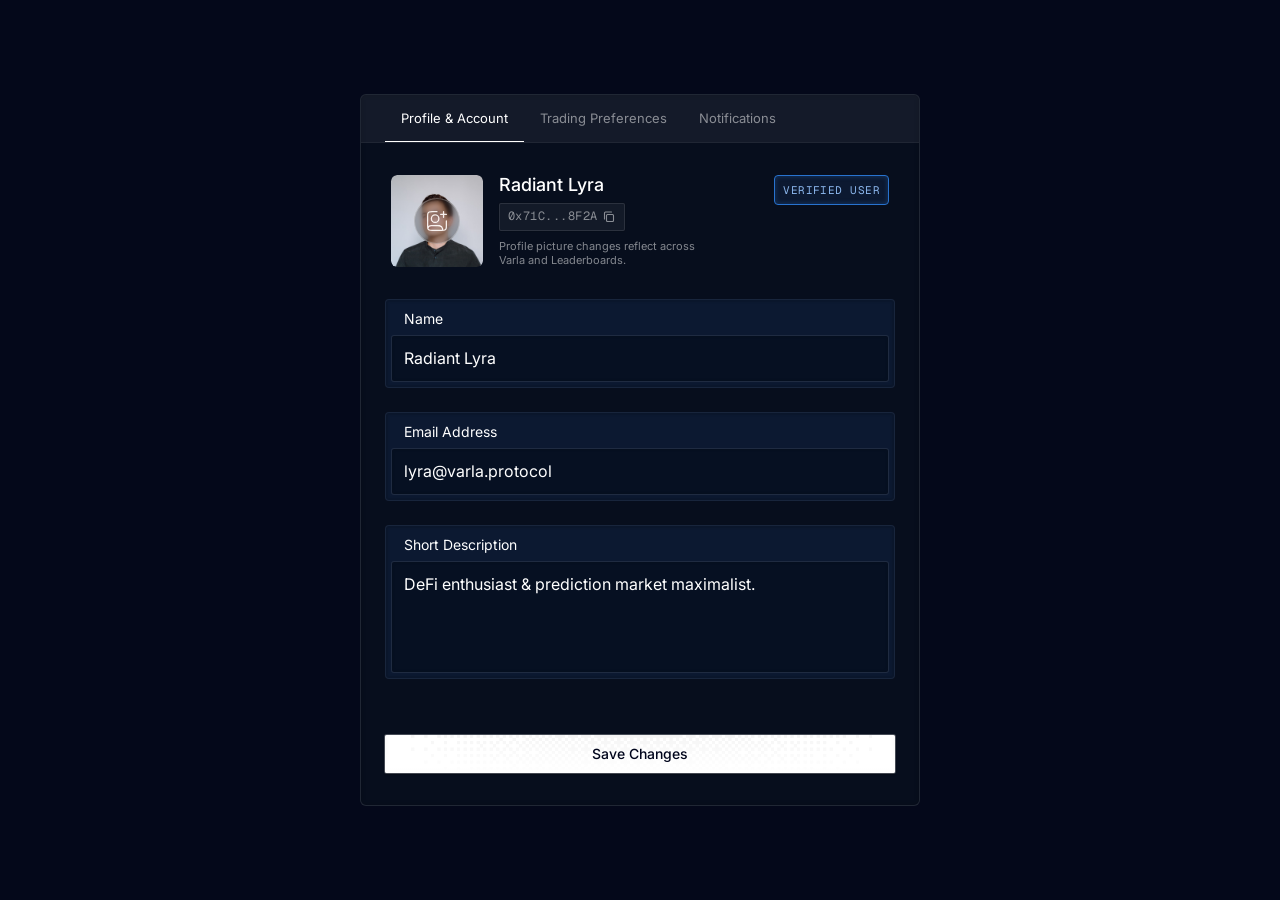
<file: settings-modal/index.html>
<!doctype html>
<html lang="en">
  <head>
    <meta charset="UTF-8" />
    <meta name="viewport" content="width=device-width, initial-scale=1.0" />
    <title>Settings · Varla</title>
    <link rel="preconnect" href="https://fonts.googleapis.com" />
    <link rel="preconnect" href="https://fonts.gstatic.com" crossorigin />
    <link
      href="https://fonts.googleapis.com/css2?family=EB+Garamond:wght@500&family=Inter:wght@400;500&family=Geist+Mono:wght@400;500&display=swap"
      rel="stylesheet"
    />
    <link rel="stylesheet" href="settings.css" />
  </head>
  <body>
    <main class="page">
      <section class="modal" aria-label="Settings">
        <!-- ============================================================
             TAB BAR
             ============================================================ -->
        <header class="tabs" role="tablist">
          <button type="button" class="tab is-active" role="tab" aria-selected="true" data-tab="profile">
            Profile &amp; Account
          </button>
          <button type="button" class="tab" role="tab" aria-selected="false" data-tab="trading">
            Trading Preferences
          </button>
          <button type="button" class="tab" role="tab" aria-selected="false" data-tab="notifications">
            Notifications
          </button>
        </header>

        <!-- ============================================================
             PANEL — Profile & Account
             ============================================================ -->
        <div class="modal__body panel" role="tabpanel" data-panel="profile">
          <!-- Profile header + form fields share a tighter 32px gap; the
               outer 56px from .modal__body keeps the Save button breathing. -->
          <div class="profile-fields">
            <section class="profile">
              <!-- Click to upload a new profile picture. Hidden file input is
                   triggered programmatically so the avatar tile itself can
                   carry the visual + overlay treatment. -->
              <button type="button" class="avatar-upload" aria-label="Change profile picture">
                <img class="profile__avatar" src="assets/avatar.png" alt="Radiant Lyra avatar" />
                <span class="avatar-upload__overlay" aria-hidden="true">
                  <svg width="20" height="20" viewBox="0 0 17.819 17.819" fill="none" stroke="currentColor" stroke-width="1.15" stroke-linecap="round" stroke-linejoin="round">
                    <path d="M14.7429 5.57619V0.576191M12.2429 3.07619H17.2429M17.2429 8.90952V13.2429C17.2429 14.643 17.2429 15.3431 16.9704 15.8778C16.7307 16.3482 16.3482 16.7307 15.8778 16.9704C15.3431 17.2429 14.643 17.2429 13.2429 17.2429H4.57619C3.17606 17.2429 2.47599 17.2429 1.94121 16.9704C1.47081 16.7307 1.08836 16.3482 0.848674 15.8778C0.576191 15.3431 0.576191 14.643 0.576191 13.2429V4.57619C0.576191 3.17606 0.576191 2.47599 0.848674 1.94121C1.08836 1.47081 1.47081 1.08836 1.94121 0.848674C2.47599 0.576191 3.17606 0.576191 4.57619 0.576191H8.90952M0.697641 15.5148C1.08859 14.1084 2.37852 13.0762 3.90952 13.0762H9.74286C10.5173 13.0762 10.9045 13.0762 11.2265 13.1402C12.5488 13.4033 13.5825 14.4369 13.8455 15.7592C13.9095 16.0812 13.9095 16.4684 13.9095 17.2429M10.5762 6.82619C10.5762 8.66714 9.08381 10.1595 7.24286 10.1595C5.40191 10.1595 3.90952 8.66714 3.90952 6.82619C3.90952 4.98524 5.40191 3.49286 7.24286 3.49286C9.08381 3.49286 10.5762 4.98524 10.5762 6.82619Z" />
                  </svg>
                </span>
              </button>
              <input type="file" id="avatar-file" class="avatar-upload__input" accept="image/*" hidden />
              <div class="profile__info">
                <div class="profile__row">
                  <div class="profile__identity">
                    <h2 class="profile__name">Radiant Lyra</h2>
                    <button type="button" class="wallet-pill" aria-label="Copy wallet address">
                      <span class="wallet-pill__addr">0x71C...8F2A</span>
                      <svg class="wallet-pill__copy" width="14" height="14" viewBox="0 0 14 14" fill="none" aria-hidden="true">
                        <rect x="4.5" y="4.5" width="7" height="7" rx="1" stroke="currentColor" stroke-width="1.1" />
                        <path d="M2.5 9V3a1 1 0 0 1 1-1h6" stroke="currentColor" stroke-width="1.1" stroke-linecap="round" />
                      </svg>
                    </button>
                  </div>
                  <span class="status-tag">VERIFIED USER</span>
                </div>
                <p class="profile__desc">
                  Profile picture changes reflect across<br />Varla and Leaderboards.
                </p>
              </div>
            </section>

            <!-- Form fields — three stacked input cards -->
            <div class="form">
              <label class="field">
                <span class="field__label">Name</span>
                <span class="field__input">
                  <input type="text" value="Radiant Lyra" />
                </span>
              </label>

              <label class="field">
                <span class="field__label">Email Address</span>
                <span class="field__input">
                  <input type="email" value="lyra@varla.protocol" />
                </span>
              </label>

              <label class="field field--tall">
                <span class="field__label">Short Description</span>
                <span class="field__input field__input--multiline">
                  <textarea rows="3">DeFi enthusiast &amp; prediction market maximalist.</textarea>
                </span>
              </label>
            </div>
          </div>

          <!-- Save button — full-width white -->
          <button type="button" class="btn btn--primary save-btn-trigger"><span class="btn__label">Save Changes</span></button>
        </div>

        <!-- ============================================================
             PANEL — Notifications
             ============================================================ -->
        <div class="modal__body panel notif-panel" role="tabpanel" data-panel="notifications" hidden>
          <ul class="notif-list">
            <li class="notif-item">
              <div class="notif-item__main">
                <span class="notif-icon" aria-hidden="true">
                  <svg width="22" height="22" viewBox="0 0 22 22" fill="none">
                    <rect x="2.5" y="5" width="17" height="12" rx="1.5" stroke="currentColor" stroke-width="1.6" />
                    <path d="m3 6 8 6 8-6" stroke="currentColor" stroke-width="1.6" stroke-linecap="round" stroke-linejoin="round" />
                  </svg>
                </span>
                <div class="notif-text">
                  <p class="notif-text__title">Email Alerts</p>
                  <p class="notif-text__desc">Weekly summaries and major product updates.</p>
                </div>
              </div>
              <button type="button" class="toggle" aria-pressed="true" aria-label="Toggle Email Alerts">
                <span class="toggle__track"></span>
                <span class="toggle__knob"></span>
              </button>
            </li>

            <li class="notif-divider" aria-hidden="true"></li>

            <li class="notif-item">
              <div class="notif-item__main">
                <span class="notif-icon" aria-hidden="true">
                  <svg width="22" height="22" viewBox="0 0 22 22" fill="none">
                    <circle cx="11" cy="11" r="8.2" stroke="currentColor" stroke-width="1.6" />
                    <path d="M11 10v5" stroke="currentColor" stroke-width="1.6" stroke-linecap="round" />
                    <circle cx="11" cy="7.2" r="1" fill="currentColor" />
                  </svg>
                </span>
                <div class="notif-text">
                  <p class="notif-text__title">Push Notifications</p>
                  <p class="notif-text__desc">Real-time alerts for order fills and position changes.</p>
                </div>
              </div>
              <button type="button" class="toggle" aria-pressed="true" aria-label="Toggle Push Notifications">
                <span class="toggle__track"></span>
                <span class="toggle__knob"></span>
              </button>
            </li>

            <li class="notif-divider" aria-hidden="true"></li>

            <li class="notif-item">
              <div class="notif-item__main">
                <span class="notif-icon" aria-hidden="true">
                  <svg width="22" height="22" viewBox="0 0 22 22" fill="none">
                    <path d="M2.5 11h4l2-5 4 10 2-5h4" stroke="currentColor" stroke-width="1.6" stroke-linecap="round" stroke-linejoin="round" />
                  </svg>
                </span>
                <div class="notif-text">
                  <p class="notif-text__title">Liquidation Risk</p>
                  <p class="notif-text__desc">Critical alerts when your health factor is low.</p>
                </div>
              </div>
              <button type="button" class="toggle" aria-pressed="true" aria-label="Toggle Liquidation Risk">
                <span class="toggle__track"></span>
                <span class="toggle__knob"></span>
              </button>
            </li>
          </ul>
        </div>

        <!-- ============================================================
             PANEL — Trading Preferences
             ============================================================ -->
        <div class="modal__body panel" role="tabpanel" data-panel="trading" hidden>
          <div class="trading-list">
            <!-- Expert Mode toggle row -->
            <div class="notif-item">
              <div class="notif-item__main">
                <span class="notif-icon" aria-hidden="true">
                  <svg width="22" height="22" viewBox="0 0 22 22" fill="none">
                    <circle cx="11" cy="11" r="8.2" stroke="currentColor" stroke-width="1.6" />
                    <path d="M11 10v5" stroke="currentColor" stroke-width="1.6" stroke-linecap="round" />
                    <circle cx="11" cy="7.2" r="1" fill="currentColor" />
                  </svg>
                </span>
                <div class="notif-text">
                  <p class="notif-text__title">Expert Mode</p>
                  <p class="notif-text__desc">Disable safety confirmations and trade with higher limits.</p>
                </div>
              </div>
              <button type="button" class="toggle" id="expert-toggle" aria-pressed="false" aria-label="Toggle Expert Mode">
                <span class="toggle__track"></span>
                <span class="toggle__knob"></span>
              </button>
            </div>

            <div class="notif-divider" aria-hidden="true"></div>

            <!-- Slippage Tolerance — AUTO/MANUAL with preset + custom input.
                 data-expert flips presets and the max cap; toggling expert
                 mode also resets data-mode back to "auto" (handled in JS). -->
            <section class="slippage" data-mode="auto" data-preset="0.5" data-expert="false">
              <header class="slippage__header">
                <h3 class="slippage__title">Slippage Tolerance</h3>
                <span class="slippage__hint">Max price impact per trade</span>
              </header>

              <!-- Mode switch: AUTO vs MANUAL -->
              <div class="seg-group" data-seg-group="mode" role="tablist">
                <button type="button" class="seg-btn is-active" data-value="auto" role="tab" aria-selected="true">AUTO</button>
                <button type="button" class="seg-btn" data-value="manual" role="tab" aria-selected="false">MANUAL</button>
              </div>

              <!-- AUTO mode description -->
              <p class="slippage__desc">
                Auto mode sets your slippage tolerance dynamically between 1% and 5%.<br />
                Slippage tolerance is the maximum price difference allowed between quote and execution before the trade is canceled.
              </p>

              <!-- Normal-mode preset row -->
              <div class="seg-group" data-seg-group="preset" data-preset-set="normal" role="tablist">
                <button type="button" class="seg-btn" data-value="0.1" role="tab" aria-selected="false">0.1%</button>
                <button type="button" class="seg-btn is-active" data-value="0.5" role="tab" aria-selected="true">0.5%</button>
                <button type="button" class="seg-btn" data-value="1" role="tab" aria-selected="false">1%</button>
                <button type="button" class="seg-btn" data-value="custom" role="tab" aria-selected="false">CUSTOM</button>
              </div>

              <!-- Expert-mode preset row (looser caps) -->
              <div class="seg-group" data-seg-group="preset" data-preset-set="expert" role="tablist">
                <button type="button" class="seg-btn is-active" data-value="5" role="tab" aria-selected="true">5%</button>
                <button type="button" class="seg-btn" data-value="10" role="tab" aria-selected="false">10%</button>
                <button type="button" class="seg-btn" data-value="15" role="tab" aria-selected="false">15%</button>
                <button type="button" class="seg-btn" data-value="custom" role="tab" aria-selected="false">CUSTOM</button>
              </div>

              <!-- Custom slippage input — max & label change with expert mode (JS).
                   `.has-error` flips field border + reveals the inline error. -->
              <div class="slip-input">
                <div class="slip-input__head">
                  <span class="slip-input__label">Enter slippage</span>
                  <span class="slip-input__max">MAX: 5%</span>
                </div>
                <div class="slip-input__field">
                  <input type="number" min="0" max="5" step="0.1" placeholder="0.0" />
                  <span class="slip-input__divider" aria-hidden="true"></span>
                  <span class="slip-input__suffix">%</span>
                </div>
                <p class="slip-input__error">Please enter a custom slippage value before saving</p>
              </div>
            </section>

            <div class="notif-divider" aria-hidden="true"></div>

            <!-- Polymarket account row -->
            <div class="notif-item">
              <div class="notif-item__main">
                <span class="notif-icon notif-icon--image" aria-hidden="true">
                  <img src="assets/polymarket.png" alt="" />
                </span>
                <div class="notif-text">
                  <p class="notif-text__title">Polymarket Account</p>
                  <p class="notif-text__desc">Sync positions and liquidity history.</p>
                </div>
              </div>
              <button type="button" class="connect-pill is-connected">
                <svg width="16" height="16" viewBox="0 0 16 16" fill="none" aria-hidden="true">
                  <circle cx="8" cy="8" r="6.2" stroke="currentColor" stroke-width="1.4" />
                  <path d="m5.5 8 1.8 1.8L10.5 6.5" stroke="currentColor" stroke-width="1.4" stroke-linecap="round" stroke-linejoin="round" />
                </svg>
                <span>Connected</span>
              </button>
            </div>
          </div>

          <!-- Save button — full-width white -->
          <button type="button" class="btn btn--primary save-btn-trigger"><span class="btn__label">Save Changes</span></button>
        </div>
      </section>
    </main>

    <!-- ============================================================
         CONFIRMATION POPUP — opens when Save Changes is clicked
         ============================================================ -->
    <div class="popup-overlay" id="confirm-overlay" role="dialog" aria-labelledby="confirm-title" aria-modal="true" hidden>
      <section class="popup">
        <header class="popup__head">
          <h2 id="confirm-title" class="popup__title">Save Changes</h2>
          <button type="button" class="popup__close" id="confirm-close" aria-label="Close">
            <svg width="14" height="14" viewBox="0 0 14 14" fill="none" aria-hidden="true">
              <path d="M1 1L13 13M1 13L13 1" stroke="currentColor" stroke-width="1.5" stroke-linecap="round" stroke-linejoin="round" />
            </svg>
          </button>
        </header>
        <div class="popup__body">
          <p class="popup__message">
            Are you sure you want to update your profile information? These changes will be reflected immediately.
          </p>
          <div class="popup__actions">
            <button type="button" class="btn btn--secondary" id="confirm-cancel"><span class="btn__label">Cancel</span></button>
            <button type="button" class="btn btn--primary" id="confirm-save"><span class="btn__label">Save Changes</span></button>
          </div>
        </div>
      </section>
    </div>

    <!-- ============================================================
         SUCCESS POPUP — appears after a confirmed save
         ============================================================ -->
    <div class="popup-overlay" id="success-overlay" role="dialog" aria-labelledby="success-title" aria-modal="true" hidden>
      <section class="popup popup--success">
        <button type="button" class="popup__close" id="success-close" aria-label="Close">
          <svg width="14" height="14" viewBox="0 0 14 14" fill="none" aria-hidden="true">
            <path d="M1 1L13 13M1 13L13 1" stroke="currentColor" stroke-width="1.5" stroke-linecap="round" stroke-linejoin="round" />
          </svg>
        </button>
        <div class="success-hero">
          <div class="success-hero__ring" aria-hidden="true">
            <svg width="36" height="36" viewBox="0 0 36 36" fill="none">
              <circle class="success-icon__circle" cx="18" cy="18" r="14" transform="rotate(-90 18 18)" stroke="white" stroke-width="2.5" />
              <path class="success-icon__check" d="M11.5 18.5 L16 23 L24.5 13.5" stroke="white" stroke-width="2.5" stroke-linecap="round" stroke-linejoin="round" fill="none" />
            </svg>
          </div>
          <div class="success-hero__copy">
            <h2 id="success-title" class="success-hero__title">Profile Updated</h2>
            <p class="success-hero__desc">
              Your changes have been saved<br />and reflected across Varla.
            </p>
          </div>
        </div>
        <button type="button" class="btn btn--primary" id="success-done"><span class="btn__label">Done</span></button>
      </section>
    </div>

    <script src="settings.js"></script>
  </body>
</html>
</file>
<file: hub.css>
:root {
  --page-bg: #04081a;
  --base-special: #091325;
  --primary-special: #0c1931;

  --text-primary: #ffffff;
  --text-secondary: rgba(255, 255, 255, 0.5);
  --text-tertiary: rgba(255, 255, 255, 0.3);

  --accent-green-lime: #c3e382;
  --brand-blue-300: #7aa9ff;

  --alpha-white-800: rgba(255, 255, 255, 0.1);
  --alpha-white-900: rgba(255, 255, 255, 0.05);

  --font-sans: "Inter", system-ui, sans-serif;
  --font-mono: "Geist Mono", ui-monospace, monospace;
}

*,
*::before,
*::after {
  box-sizing: border-box;
}

html,
body {
  margin: 0;
  padding: 0;
  min-height: 100%;
}

body {
  font-family: var(--font-sans);
  background: var(--page-bg);
  color: var(--text-primary);
  -webkit-font-smoothing: antialiased;
  -moz-osx-font-smoothing: grayscale;
}

.hub {
  max-width: 1080px;
  margin: 0 auto;
  padding: 96px 32px 64px;
  display: flex;
  flex-direction: column;
  gap: 64px;
}

.hub__header {
  display: flex;
  flex-direction: column;
  gap: 12px;
  max-width: 640px;
}

.hub__eyebrow {
  margin: 0;
  font-family: var(--font-mono);
  font-size: 12px;
  font-weight: 500;
  letter-spacing: 0.08em;
  text-transform: uppercase;
  color: var(--accent-green-lime);
}

.hub__title {
  margin: 0;
  font-size: 40px;
  line-height: 1.1;
  font-weight: 600;
  letter-spacing: -0.02em;
}

.hub__subtitle {
  margin: 0;
  font-size: 16px;
  line-height: 1.5;
  color: var(--text-secondary);
}

.hub__grid {
  list-style: none;
  margin: 0;
  padding: 0;
  display: grid;
  grid-template-columns: repeat(auto-fill, minmax(260px, 1fr));
  gap: 16px;
}

.card {
  display: flex;
  flex-direction: column;
  gap: 8px;
  padding: 20px;
  min-height: 180px;
  text-decoration: none;
  color: inherit;
  background: var(--base-special);
  border: 1px solid var(--alpha-white-900);
  border-radius: 4px;
  transition:
    background 0.15s ease,
    border-color 0.15s ease,
    transform 0.15s ease;
}

.card:hover {
  background: var(--primary-special);
  border-color: var(--alpha-white-800);
  transform: translateY(-2px);
}

.card:focus-visible {
  outline: 2px solid var(--brand-blue-300);
  outline-offset: 2px;
}

.card__index {
  font-family: var(--font-mono);
  font-size: 12px;
  font-weight: 500;
  color: var(--text-tertiary);
}

.card__name {
  font-size: 18px;
  font-weight: 500;
  letter-spacing: -0.01em;
}

.card__desc {
  margin-top: auto;
  font-size: 14px;
  line-height: 1.5;
  color: var(--text-secondary);
}

.hub__footer {
  font-family: var(--font-mono);
  font-size: 12px;
  color: var(--text-tertiary);
}

@media (max-width: 640px) {
  .hub {
    padding: 48px 20px 40px;
    gap: 40px;
  }
  .hub__title {
    font-size: 30px;
  }
}
</file>
<file: deposit-modal/styles.css>
/* =========================================================================
   Design tokens (mapped from Figma variables)
   ========================================================================= */
:root {
  /* Surfaces */
  --base-special: #091325;
  --foreground-primary: #070e1d;
  --primary-special: #0c1931;
  --base-white: #ffffff;
  --page-bg: #04081a;

  /* Text */
  --text-primary: #ffffff;
  --text-secondary: rgba(255, 255, 255, 0.5);
  --text-tertiary: rgba(255, 255, 255, 0.3);
  --text-brand: #00051c;

  /* Accents */
  --accent-green: #c3e382;
  --accent-red: #e14747;
  --brand-blue-300: #7aa9ff;

  /* Alpha overlays */
  --alpha-white-600: rgba(255, 255, 255, 0.3);
  --alpha-white-800: rgba(255, 255, 255, 0.1);
  --alpha-white-900: rgba(255, 255, 255, 0.05);

  /* Type */
  --font-serif: "EB Garamond", "Times New Roman", serif;
  --font-sans: "Inter", system-ui, sans-serif;
  --font-mono: "Geist Mono", ui-monospace, monospace;

  /* Sizing */
  --modal-width: 920px;
  --positions-card-width: 521px;
  --card-radius: 6px;
  --button-radius: 2px;
}

/* =========================================================================
   Reset / base
   ========================================================================= */
*,
*::before,
*::after {
  box-sizing: border-box;
}

html,
body {
  margin: 0;
  padding: 0;
  height: 100%;
}

body {
  font-family: var(--font-sans);
  background: var(--page-bg);
  color: var(--text-primary);
  -webkit-font-smoothing: antialiased;
  -moz-osx-font-smoothing: grayscale;
}

button {
  font: inherit;
  color: inherit;
  background: none;
  border: 0;
  padding: 0;
  cursor: pointer;
}

ul {
  margin: 0;
  padding: 0;
  list-style: none;
}

p {
  margin: 0;
}

img {
  display: block;
  max-width: 100%;
}

/* =========================================================================
   Page wrapper
   ========================================================================= */
.page {
  min-height: 100vh;
  display: grid;
  place-items: center;
  padding: 24px;
}

/* =========================================================================
   Modal
   ========================================================================= */
.modal {
  width: 100%;
  max-width: var(--modal-width);
  background: var(--base-special);
  border: 1px solid var(--alpha-white-800);
  border-radius: 4px;
  overflow: hidden;
  display: flex;
  flex-direction: column;
  transition: opacity 0.2s ease-out, transform 0.2s ease-out;
}

/* Hidden during/after a successful deposit — kept in DOM for smooth transition */
.modal.is-hidden {
  opacity: 0;
  pointer-events: none;
  transform: scale(0.97);
}

.modal__header {
  display: flex;
  align-items: center;
  justify-content: space-between;
  padding: 24px;
  border-bottom: 1px solid var(--alpha-white-800);
}

.modal__header-spacer {
  width: 24px;
  height: 24px;
}

.modal__title {
  margin: 0;
  font-family: var(--font-serif);
  font-weight: 500;
  font-size: 24px;
  line-height: 1;
  color: var(--text-primary);
  text-align: center;
}

.modal__close {
  width: 24px;
  height: 24px;
  display: grid;
  place-items: center;
  color: var(--text-secondary);
  transition: color 0.15s ease;
}
.modal__close:hover {
  color: var(--text-primary);
}

.modal__body {
  display: flex;
  flex-direction: column;
  gap: 40px;
  padding: 24px;
}

/* Wrapper around description + columns. Anchors the loading overlay so it
   covers ONLY this region (i.e. excludes the footer / button group below). */
.modal__main {
  position: relative;
  display: flex;
  flex-direction: column;
  gap: 40px;
}

/* Loading overlay — sits over .modal__main while the deposit is "processing" */
.loading-overlay {
  position: absolute;
  inset: 0;
  background: rgba(7, 14, 29, 0.5);
  display: grid;
  place-items: center;
  z-index: 5;
  opacity: 0;
  pointer-events: none;
  transition: opacity 0.15s ease;
}

.loading-overlay.is-active {
  opacity: 1;
  pointer-events: auto;
}

.modal__description {
  text-align: center;
  font-size: 16px;
  line-height: 1.3;
  color: var(--text-secondary);
}

/* =========================================================================
   Two-column layout — both columns stretch to equal heights via flex
   ========================================================================= */
.modal__columns {
  display: flex;
  align-items: stretch;
  gap: 24px;
}

/* =========================================================================
   Left column — positions card
   ========================================================================= */
.positions-card {
  width: var(--positions-card-width);
  flex: 0 0 auto;
  background: var(--primary-special);
  border: 1px solid var(--alpha-white-800);
  border-radius: var(--card-radius);
  box-shadow: inset 0 0 2px 2px rgba(0, 0, 0, 0.12);
  padding: 6px;
  display: flex;
  flex-direction: column;
  /* Critical for inner scroll to work in a flex column */
  min-height: 0;
}

.positions-card__head {
  padding: 8px 4px 16px 16px;
  border-bottom: 1px solid var(--alpha-white-900);
}

.positions-card__title {
  margin: 0 0 8px 0;
  font-family: var(--font-sans);
  font-size: 14px;
  font-weight: 400;
  line-height: 1.3;
  color: var(--text-primary);
}

.positions-card__subtitle {
  font-size: 14px;
  line-height: 1.3;
  color: var(--text-secondary);
}

/* Wrapper holds the scrollable list AND the absolute-positioned scrollbar.
   flex-basis 0 so the wrap contributes nothing to the card's intrinsic
   height — the card stretches to match the summary column's natural
   (hug) height, and the list scrolls inside. */
.positions-list-wrap {
  position: relative;
  flex: 1 1 0;
  min-height: 0;
}

.positions-list {
  height: 100%;
  overflow-y: auto;
  padding: 16px 0 0 0;
  display: flex;
  flex-direction: column;
  gap: 8px;
  /* Hide native scrollbar — replaced by the JS-driven overlay below */
  scrollbar-width: none;
}
.positions-list::-webkit-scrollbar {
  display: none;
}

/* Overlay scrollbar — sits on top of list content, fades on activity */
.scrollbar {
  position: absolute;
  top: 16px; /* match list padding-top */
  bottom: 0;
  right: 2px;
  width: 4px;
  pointer-events: none;
  opacity: 0;
  transition: opacity 0.25s ease;
}

.scrollbar.is-active {
  opacity: 1;
}

.scrollbar__thumb {
  position: absolute;
  left: 0;
  width: 100%;
  background: rgba(255, 255, 255, 0.25);
  border-radius: 99px;
}

/* =========================================================================
   Position row
   ========================================================================= */
.position {
  display: flex;
  align-items: center;
  gap: 16px;
  padding: 16px;
  background: var(--foreground-primary);
  border: 1px solid var(--alpha-white-800);
  border-radius: var(--card-radius);
  /* Springy breathe when toggling on/off — overshoots slightly */
  transition:
    transform 220ms cubic-bezier(0.34, 1.56, 0.64, 1),
    opacity 220ms ease-out;
}

.position[data-active="false"] {
  transform: scale(0.985);
}

.position[data-active="true"] {
  transform: scale(1);
}

.position__info {
  flex: 1 1 0;
  min-width: 0;
  display: flex;
  align-items: flex-start;
  gap: 10px;
  transition: opacity 0.2s ease;
}

/* Dim the info block when toggle is off */
.position[data-active="false"] .position__info {
  opacity: 0.3;
}

.position__avatar {
  width: 41px;
  height: 41px;
  flex: 0 0 41px;
  object-fit: cover;
}

.position__text {
  flex: 1 1 0;
  min-width: 0;
  display: flex;
  flex-direction: column;
  gap: 6px;
  white-space: nowrap;
}

.position__title {
  font-size: 16px;
  font-weight: 500;
  line-height: 1.2;
  color: var(--text-primary);
  overflow: hidden;
  text-overflow: ellipsis;
}

.position__meta {
  display: flex;
  align-items: center;
  gap: 8px;
  text-transform: uppercase;
  letter-spacing: 0.48px;
}

.position__value,
.position__bullet,
.position__symbol {
  font-family: var(--font-mono);
  font-size: 12px;
  line-height: 1.3;
}

.position__value-label {
  color: var(--text-secondary);
}

.position__value-amount {
  color: var(--text-primary);
}

.position__bullet {
  color: var(--text-secondary);
}

.position__symbol {
  font-weight: 500;
  color: var(--brand-blue-300);
}

/* =========================================================================
   Toggle switch
   ========================================================================= */
.toggle {
  position: relative;
  width: 33px;
  height: 21px;
  flex: 0 0 33px;
  border-radius: 999px;
  display: block;
  transition: background-color 0.2s ease;
}

.toggle__track {
  position: absolute;
  inset: 0;
  border-radius: inherit;
  background: rgba(255, 255, 255, 0.08);
  border: 1px solid rgba(255, 255, 255, 0.12);
  overflow: hidden;
  transition: border-color 0.2s ease;
}

/* Green fill that scales out from the left when toggle activates.
   Pseudo holds the gradient; base track stays neutral. */
.toggle__track::before {
  content: "";
  position: absolute;
  inset: 0;
  border-radius: inherit;
  background: linear-gradient(180deg, #d9ed9c 0%, #a9c95f 100%);
  transform: scaleX(0);
  transform-origin: left center;
  transition: transform 200ms ease-out;
}

.toggle__knob {
  position: absolute;
  top: 50%;
  left: 2px;
  width: 17px;
  height: 17px;
  border-radius: 50%;
  background: #ffffff;
  transform: translateY(-50%);
  box-shadow:
    0 1px 2px rgba(0, 0, 0, 0.5),
    inset 0 -1px 1px rgba(0, 0, 0, 0.15);
  /* Springy overshoot — knob lands with a tiny bounce */
  transition: transform 240ms cubic-bezier(0.34, 1.56, 0.64, 1);
}

.toggle[aria-pressed="true"] .toggle__track {
  border-color: rgba(195, 227, 130, 0.5);
}

.toggle[aria-pressed="true"] .toggle__track::before {
  transform: scaleX(1);
}

.toggle[aria-pressed="true"] .toggle__knob {
  transform: translate(12px, -50%);
}

.toggle:focus-visible {
  outline: 2px solid var(--brand-blue-300);
  outline-offset: 2px;
}

/* =========================================================================
   Right column — summary + health factor
   ========================================================================= */
.summary-column {
  flex: 1 1 0;
  min-width: 0;
  display: flex;
  flex-direction: column;
  gap: 24px;
}

/* Summary list */
.summary-list {
  background: var(--alpha-white-900);
  border: 0.8px solid var(--alpha-white-800);
  border-radius: var(--button-radius);
  padding: 0 18px;
  display: flex;
  flex-direction: column;
  white-space: nowrap;
}

.summary-row {
  display: flex;
  align-items: center;
  justify-content: space-between;
  padding: 18px 0;
  border-bottom: 0.8px solid var(--alpha-white-800);
}
.summary-row:last-child {
  border-bottom: 0;
}

.summary-row__label {
  font-size: 14px;
  font-weight: 400;
  line-height: 1.1;
  color: var(--text-secondary);
}
.summary-row__label--bright {
  color: var(--text-primary);
}

.summary-row__value {
  font-family: var(--font-mono);
  font-size: 14px;
  font-weight: 400;
  line-height: 1.1;
  letter-spacing: 0.56px;
  color: var(--text-primary);
}

.summary-row__value--muted {
  color: rgba(255, 255, 255, 0.5);
}

/* Health Factor */
.health-factor {
  background: var(--alpha-white-900);
  border: 1px solid var(--alpha-white-800);
  border-radius: var(--button-radius);
  padding: 18px;
  display: flex;
  flex-direction: column;
  gap: 16px;
  overflow: clip;
}

.health-factor__head {
  display: flex;
  align-items: center;
  justify-content: space-between;
  white-space: nowrap;
}

.health-factor__label {
  font-size: 14px;
  font-weight: 400;
  line-height: 1.1;
  color: var(--text-secondary);
}

.health-factor__value {
  font-family: var(--font-mono);
  font-size: 14px;
  font-weight: 400;
  line-height: 1.1;
  letter-spacing: 0.56px;
  color: var(--accent-green);
  transition: color 0.2s ease;
}

/* JS adds .is-danger when HF < 1.0 → swap green for red */
.health-factor__value.is-danger {
  color: var(--accent-red);
}

.health-factor__bar-wrap {
  display: flex;
  flex-direction: column;
  gap: 10px;
}

.health-factor__bar {
  position: relative;
  height: 10px;
  display: flex;
  align-items: center;
  border-radius: 4px;
}

.health-factor__bar-half {
  flex: 1 1 0;
  min-width: 0;
  height: 10px;
  border: 0.5px solid var(--alpha-white-900);
  opacity: 0.5;
  background-position: center;
  background-size: cover;
  background-repeat: no-repeat;
  box-shadow: inset 0 0 6px 0 rgba(255, 255, 255, 0.25);
  pointer-events: none;
  transition: opacity 0.3s ease;
}

.health-factor__bar-half--red {
  background-image: url("assets/score-bar-red.png");
  border-radius: 8px;
}

.health-factor__bar-half--green {
  background-image: url("assets/score-bar-green.png");
  border-radius: 8px;
}

.health-factor__indicator {
  position: absolute;
  left: 0;
  top: 50%;
  width: 12px;
  height: 12px;
  border-radius: 999px;
  background: var(--hf-color, rgba(255, 255, 255, 0.5));
  outline: 2px solid var(--base-white);
  /* --hf-x is a px offset along the bar set by JS; -50%/-50% centers the dot */
  transform: translate(calc(var(--hf-x, 0px) - 50%), -50%) scale(var(--hf-scale, 1));
  backdrop-filter: blur(3px);
  -webkit-backdrop-filter: blur(3px);
  /* Springy overshoot when slide updates */
  transition:
    transform 350ms cubic-bezier(0.34, 1.56, 0.64, 1),
    background-color 200ms ease,
    box-shadow 200ms ease;
}

/* Risk pulse — scales/glows in a loop while in the danger zone.
   Delayed so the slide-in transition completes first. */
.health-factor__indicator.is-risky {
  animation: hf-risk-pulse 1.4s ease-in-out 350ms infinite;
}

@keyframes hf-risk-pulse {
  0%, 100% {
    transform: translate(calc(var(--hf-x, 0px) - 50%), -50%) scale(1);
    box-shadow: 0 0 0 transparent;
  }
  50% {
    transform: translate(calc(var(--hf-x, 0px) - 50%), -50%) scale(1.18);
    box-shadow: 0 0 12px rgba(255, 100, 100, 0.5);
  }
}

/* Trail ghost left in the wake of a large indicator move */
.hf-ghost {
  position: absolute;
  top: 50%;
  left: 0;
  width: 12px;
  height: 12px;
  border-radius: 999px;
  background: var(--hf-color, rgba(255, 255, 255, 0.5));
  outline: 2px solid var(--base-white);
  transform: translate(calc(var(--hf-x, 0px) - 50%), -50%);
  pointer-events: none;
  opacity: 0.6;
  animation: hf-ghost-fade 400ms ease-out forwards;
}

@keyframes hf-ghost-fade {
  to {
    opacity: 0;
    transform: translate(calc(var(--hf-x, 0px) - 50%), -50%) scale(0.7);
  }
}

.health-factor__scale {
  display: flex;
  align-items: center;
  justify-content: space-between;
  font-family: var(--font-mono);
  font-size: 9px;
  letter-spacing: 0.36px;
  color: var(--text-secondary);
  text-transform: uppercase;
  white-space: nowrap;
}

/* =========================================================================
   Footer / deposit button
   ========================================================================= */
.modal__footer {
  display: flex;
  flex-direction: column;
  align-items: center;
  gap: 16px;
}

/* Deposit button — four states layered via pseudo-classes:
     default → bg 100% white, strong top white inset
     hover   → same white, deeper drop shadow (lifted)
     pressed → bg 70% white + downward gradient, softer insets [Figma 15979:191419]
     disabled→ bg 10% white, text tertiary, no top inset       [Figma 15979:191423]
*/
.deposit-button {
  position: relative;
  width: 100%;
  padding: 10px 16px;
  border-radius: var(--button-radius);
  background-color: var(--base-white);
  overflow: hidden;
  cursor: pointer;
  box-shadow:
    0 0 0 1px rgba(255, 255, 255, 0.25),
    0 2px 2px 0 rgba(0, 0, 0, 0.25),
    inset 0 2px 4px 0 rgba(255, 255, 255, 1),
    inset 0 -2px 4px 0 rgba(0, 0, 0, 0.1);
  transition:
    background-color 0.15s ease,
    box-shadow 0.15s ease,
    transform 0.05s ease;
}

/* Hover — only when enabled and not currently pressed.
   "Brighter" achieved by fading the pattern overlay so more pure white
   shows through, plus a brighter ring and deeper drop shadow.
   No glow halo, no transform. */
.deposit-button:not(:disabled):hover {
  box-shadow:
    0 0 0 1px rgba(255, 255, 255, 0.6),
    0 4px 12px 0 rgba(0, 0, 0, 0.4),
    inset 0 3px 6px 0 rgba(255, 255, 255, 1),
    inset 0 -2px 4px 0 rgba(0, 0, 0, 0.08);
}

/* Pressed — Figma 15979:191419. No transform; the button stays in place. */
.deposit-button:not(:disabled):active {
  background-color: rgba(255, 255, 255, 0.7);
  background-image: linear-gradient(
    to bottom,
    rgba(255, 255, 255, 0) 0%,
    rgba(255, 255, 255, 0.1) 100%
  );
  box-shadow:
    0 0 0 1px rgba(255, 255, 255, 0.25),
    0 2px 2px 0 rgba(0, 0, 0, 0.25),
    inset 0 2px 4px 0 rgba(255, 255, 255, 0.3),
    inset 0 -2px 4px 0 rgba(0, 0, 0, 0.06);
}

/* Disabled — Figma 15979:191423 */
.deposit-button:disabled {
  background-color: rgba(255, 255, 255, 0.1);
  cursor: not-allowed;
  box-shadow:
    0 0 0 1px rgba(255, 255, 255, 0.25),
    0 2px 2px 0 rgba(0, 0, 0, 0.25),
    inset 0 -2px 4px 0 rgba(0, 0, 0, 0.1);
}

.deposit-button:disabled .deposit-button__label {
  color: var(--text-tertiary);
}

.deposit-button__pattern {
  position: absolute;
  inset: 0;
  background-image: url("assets/button-bg.png");
  background-size: cover;
  background-position: center;
  opacity: 0.04;
  pointer-events: none;
  transition: opacity 0.15s ease;
}

.deposit-button:disabled .deposit-button__pattern {
  opacity: 0.02;
}
.deposit-button:not(:disabled):hover .deposit-button__pattern {
  opacity: 0.01;
}
.deposit-button:not(:disabled):active .deposit-button__pattern {
  opacity: 0.03;
}

.deposit-button__label {
  position: relative;
  font-family: var(--font-sans);
  font-size: 14px;
  font-weight: 500;
  line-height: 1.3;
  color: var(--text-brand);
  white-space: nowrap;
  transition: color 0.15s ease;
}

.deposit-button.is-loading {
  cursor: progress;
}

.deposit-helper {
  text-align: center;
  font-size: 14px;
  line-height: 1.3;
  color: var(--text-tertiary);
}

/* =========================================================================
   Success modal — appears after a successful deposit
   ========================================================================= */
.success-overlay {
  position: fixed;
  inset: 0;
  background: rgba(0, 0, 0, 0.6);
  backdrop-filter: blur(2px);
  -webkit-backdrop-filter: blur(2px);
  display: grid;
  place-items: center;
  padding: 24px;
  z-index: 100;
  opacity: 0;
  pointer-events: none;
  transition: opacity 0.2s ease-out;
}

.success-overlay.is-open {
  opacity: 1;
  pointer-events: auto;
}

.success-modal {
  position: relative;
  width: 410px;
  max-width: 100%;
  background: var(--base-special);
  border: 1px solid var(--alpha-white-800);
  border-radius: var(--card-radius);
  padding: 32px;
  display: flex;
  flex-direction: column;
  gap: 24px;
  box-shadow:
    0 4px 4px 0 rgba(0, 0, 0, 0.1),
    inset 0 0 3px 2px rgba(0, 0, 0, 0.1);
  transform: scale(0.96);
  transition: transform 0.2s ease-out;
}

.success-overlay.is-open .success-modal {
  transform: scale(1);
}

.success-modal__close {
  position: absolute;
  top: 19px;
  right: 19px;
  width: 24px;
  height: 24px;
  display: grid;
  place-items: center;
  color: var(--text-secondary);
  transition: color 0.15s ease;
}
.success-modal__close:hover {
  color: var(--text-primary);
}

.success-modal__hero {
  display: flex;
  flex-direction: column;
  align-items: center;
  gap: 16px;
}

.success-modal__icon-ring {
  width: 84px;
  height: 84px;
  display: grid;
  place-items: center;
  background: var(--primary-special);
  border: 1px dashed var(--alpha-white-800);
  border-radius: 999px;
}

/* Sequence on success-modal open:
   1. Circle stroke draws in   (0 → 0.4s)
   2. Check path draws in      (0.35 → 0.65s)
   3. Whole icon bounces       (0.65 → 1.15s)
   The outer dashed ring (the "circle frame") stays static. */

/* Phase 1+2: paths start hidden via stroke-dashoffset = total length, then
   animate the offset to 0 to draw them in. */
.success-icon__circle {
  stroke-dasharray: 88;
  stroke-dashoffset: 88;
}

.success-icon__check {
  stroke-dasharray: 20;
  stroke-dashoffset: 20;
}

.success-overlay.is-open .success-icon__circle {
  animation: success-draw-circle 0.4s ease-out forwards;
}

.success-overlay.is-open .success-icon__check {
  animation: success-draw-check 0.3s ease-out 0.35s forwards;
}

/* Phase 3: after drawing finishes, bounce the whole SVG with damped
   overshoots that settle back to scale(1). */
.success-overlay.is-open .success-modal__icon-ring > svg {
  animation: success-icon-bounce 0.5s ease-out 0.65s;
  transform-origin: center center;
}

@keyframes success-draw-circle {
  to {
    stroke-dashoffset: 0;
  }
}

@keyframes success-draw-check {
  to {
    stroke-dashoffset: 0;
  }
}

@keyframes success-icon-bounce {
  0% {
    transform: scale(1);
  }
  25% {
    transform: scale(1.22);
  }
  50% {
    transform: scale(0.9);
  }
  72% {
    transform: scale(1.08);
  }
  88% {
    transform: scale(0.97);
  }
  100% {
    transform: scale(1);
  }
}

.success-modal__copy {
  display: flex;
  flex-direction: column;
  align-items: center;
  gap: 8px;
  text-align: center;
}

.success-modal__title {
  margin: 0;
  font-family: var(--font-serif);
  font-weight: 500;
  font-size: 24px;
  line-height: 1;
  color: var(--text-primary);
}

.success-modal__description {
  font-size: 16px;
  line-height: 1.3;
  color: var(--text-secondary);
}

/* =========================================================================
   Modal entrance cascade — children "wake up" in sequence on first paint.
   `.is-entering` is set on .modal by JS on load; removed after the cascade
   so toggle interactions don't re-trigger these animations.
   ========================================================================= */
.modal.is-entering .position {
  opacity: 0;
  transform: translateY(8px) scale(var(--enter-scale, 1));
  animation: modal-enter-row 220ms ease-out forwards;
  animation-delay: calc(var(--row-i, 0) * 30ms);
}

/* Active rows start at scale 1, inactive at 0.985, matching the resting state */
.modal.is-entering .position[data-active="false"] {
  --enter-scale: 0.985;
}

.modal.is-entering .summary-column {
  opacity: 0;
  transform: translateY(8px);
  animation: modal-enter-block 220ms ease-out forwards;
  animation-delay: var(--summary-delay, 290ms);
}

.modal.is-entering .modal__footer {
  opacity: 0;
  transform: translateY(8px);
  animation: modal-enter-block 220ms ease-out forwards;
  animation-delay: var(--footer-delay, 410ms);
}

/* Skip the indicator transition during the entrance cascade so it lands
   at its computed position immediately rather than sliding in from 0. */
.modal.is-entering .health-factor__indicator {
  transition: none;
}

@keyframes modal-enter-row {
  to {
    opacity: 1;
    transform: translateY(0) scale(var(--enter-scale, 1));
  }
}

@keyframes modal-enter-block {
  to {
    opacity: 1;
    transform: translateY(0);
  }
}

/* =========================================================================
   Deposit button — shimmer sweep while loading
   ========================================================================= */
.deposit-button.is-loading .deposit-button__pattern {
  background-image: linear-gradient(
    90deg,
    transparent 0%,
    rgba(255, 255, 255, 0.5) 50%,
    transparent 100%
  );
  background-size: 200% 100%;
  background-position: -100% 0;
  opacity: 0.7;
  animation: deposit-shimmer 1400ms linear infinite;
}

@keyframes deposit-shimmer {
  to {
    background-position: 100% 0;
  }
}

/* =========================================================================
   Loading overlay — breathing diamond replaces the spoke spinner
   ========================================================================= */
.loading-diamond {
  width: 28px;
  height: 28px;
  display: block;
  filter: drop-shadow(0 0 8px rgba(255, 255, 255, 0.4));
  transform: rotate(45deg);
  transform-origin: center;
}

.loading-overlay.is-active .loading-diamond {
  animation: loading-diamond-breathe 1600ms ease-in-out infinite;
}

@keyframes loading-diamond-breathe {
  0%, 100% {
    transform: rotate(45deg) scale(0.85);
    opacity: 0.55;
  }
  50% {
    transform: rotate(45deg) scale(1.15);
    opacity: 1;
  }
}

/* =========================================================================
   Success — radial halo expanding outward after the icon bounce
   ========================================================================= */
.success-modal__icon-ring {
  position: relative;
}

.success-modal__icon-ring::before {
  content: "";
  position: absolute;
  inset: 0;
  border-radius: 999px;
  background: radial-gradient(
    circle,
    rgba(255, 255, 255, 0.4) 0%,
    transparent 70%
  );
  pointer-events: none;
  opacity: 0;
  transform: scale(1);
}

.success-overlay.is-open .success-modal__icon-ring::before {
  animation: success-halo 800ms ease-out 0.7s forwards;
}

@keyframes success-halo {
  0% {
    opacity: 1;
    transform: scale(1);
  }
  100% {
    opacity: 0;
    transform: scale(2.2);
  }
}

/* Confetti particles — small white circles bursting from icon center */
.confetti {
  position: absolute;
  top: 50%;
  left: 50%;
  width: 6px;
  height: 6px;
  border-radius: 999px;
  background: #ffffff;
  pointer-events: none;
  opacity: 0;
  transform: translate(-50%, -50%) scale(0.6);
  animation: confetti-burst 700ms ease-out forwards;
}

@keyframes confetti-burst {
  0% {
    opacity: 1;
    transform:
      translate(-50%, -50%)
      scale(var(--confetti-start-scale, 0.6));
  }
  100% {
    opacity: 0;
    transform:
      translate(
        calc(-50% + var(--confetti-x, 0px)),
        calc(-50% + var(--confetti-y, 0px))
      )
      scale(var(--confetti-end-scale, 0.3));
  }
}

/* =========================================================================
   Reduced motion — respect OS preference
   ========================================================================= */
@media (prefers-reduced-motion: reduce) {
  *,
  *::before,
  *::after {
    animation-duration: 0.01ms !important;
    animation-iteration-count: 1 !important;
    transition-duration: 0.01ms !important;
    scroll-behavior: auto !important;
  }
}
</file>
<file: leverage-position/leverage.css>
/* =========================================================================
   Design tokens (shared with the other Varla explorations)
   ========================================================================= */
:root {
  --base-special: #091325;
  --foreground-primary: #070e1d;
  --primary-special: #0c1931;
  --page-bg: #04081a;
  --field-bg: #061022;

  --text-primary: #ffffff;
  --text-secondary: rgba(255, 255, 255, 0.5);
  --text-tertiary: rgba(255, 255, 255, 0.3);

  --primary-300: #8cb7ed;
  --brand-blue-300: #7aa9ff;
  --accent-green: #c3e382;
  --accent-red: #e14747;

  --alpha-white-700: rgba(255, 255, 255, 0.2);
  --alpha-white-800: rgba(255, 255, 255, 0.1);
  --alpha-white-900: rgba(255, 255, 255, 0.05);

  --font-sans: "Inter", system-ui, sans-serif;
  --font-mono: "Geist Mono", ui-monospace, monospace;
  --font-serif: "EB Garamond", "Times New Roman", serif;

  --text-brand: #00051c;
}

/* =========================================================================
   Reset / base
   ========================================================================= */
*,
*::before,
*::after { box-sizing: border-box; }

html, body { margin: 0; padding: 0; height: 100%; }

body {
  font-family: var(--font-sans);
  background: var(--page-bg);
  color: var(--text-primary);
  -webkit-font-smoothing: antialiased;
  -moz-osx-font-smoothing: grayscale;
}

button {
  font: inherit;
  color: inherit;
  background: none;
  border: 0;
  padding: 0;
  cursor: pointer;
}

input {
  font: inherit;
  color: inherit;
  background: transparent;
  border: 0;
  outline: 0;
  padding: 0;
}

img { display: block; max-width: 100%; }

/* =========================================================================
   Page wrapper — center the card
   ========================================================================= */
.page {
  min-height: 100vh;
  padding: 24px;
  display: grid;
  place-items: center;
}

/* =========================================================================
   Card shell
   ========================================================================= */
.card {
  width: 100%;
  max-width: 460px;
  background: var(--foreground-primary);
  border: 1px solid var(--alpha-white-800);
  border-radius: 6px;
  padding: 24px;
  display: flex;
  flex-direction: column;
  gap: 24px;
}

/* Each tab gets its own panel; only the active one is rendered. */
.panel {
  display: flex;
  flex-direction: column;
  gap: 24px;
}
.panel[hidden] { display: none; }

/* Wrapper around the form area inside the leverage panel — anchors the
   loading overlay so it covers the form but leaves the action button
   visible & live (label flips to "Processing..." while loading). */
.panel__main {
  position: relative;
  display: flex;
  flex-direction: column;
  gap: 24px;
}

/* Loading overlay — sits over .panel__main while the trade is "processing". */
.loading-overlay {
  position: absolute;
  inset: 0;
  background: rgba(7, 14, 29, 0.5);
  display: grid;
  place-items: center;
  z-index: 5;
  opacity: 0;
  pointer-events: none;
  transition: opacity 0.15s ease;
}

.loading-overlay.is-active {
  opacity: 1;
  pointer-events: auto;
}

/* 12-spoke spinner; `steps(12)` rotates 30° per tick so the bright ray
   advances one position at a time around the circle. */
.loading-spinner {
  width: 32px;
  height: 32px;
  animation: loading-tick 1s steps(12) infinite;
  transform-origin: center;
}

@keyframes loading-tick {
  to { transform: rotate(360deg); }
}

/* =========================================================================
   Segmented tabs (Leverage position / Exit position)
   ========================================================================= */
.tabs {
  display: flex;
  align-items: center;
  gap: 4px;
  padding: 4px;
  background: #0e1c3a;
  border: 0.8px solid var(--alpha-white-800);
  border-radius: 6px;
}

.tab {
  flex: 1;
  display: inline-flex;
  align-items: center;
  justify-content: center;
  padding: 6px 16px;
  border-radius: 2px;
  font-size: 14px;
  font-weight: 500;
  line-height: 1.3;
  color: var(--text-secondary);
  border: 0.6px solid transparent;
  box-shadow: 0 0 0 1px rgba(0, 0, 0, 0.1);
  transition: background 0.12s ease, color 0.12s ease, border-color 0.12s ease;
}

.tab:hover {
  color: var(--text-primary);
}

.tab.is-active {
  color: var(--text-primary);
  background: var(--alpha-white-700);
  border-color: var(--alpha-white-800);
}

/* =========================================================================
   Market details card
   ========================================================================= */
.market {
  display: flex;
  align-items: flex-start;
  gap: 12px;
  padding: 18px;
  background: var(--alpha-white-900);
  border: 0.8px solid var(--alpha-white-800);
  border-radius: 6px;
}

.market__thumb {
  width: 41px;
  height: 41px;
  flex-shrink: 0;
  object-fit: cover;
  border-radius: 2px;
}

.market__info {
  flex: 1;
  min-width: 0;
  display: flex;
  flex-direction: column;
  gap: 6px;
}

.market__meta {
  display: flex;
  align-items: center;
  justify-content: space-between;
  gap: 12px;
  font-family: var(--font-mono);
  font-size: 12px;
  letter-spacing: 0.48px;
  text-transform: uppercase;
  line-height: 1.35;
}

/* Mono caption used standalone (Exit panel) or inside .market__meta
   (Leverage panel). Defining the type here keeps both contexts consistent. */
.market__source {
  font-family: var(--font-mono);
  font-size: 12px;
  letter-spacing: 0.48px;
  text-transform: uppercase;
  line-height: 1.35;
  color: var(--text-secondary);
}
.market__delta  { color: var(--brand-blue-300); }

.market__title {
  margin: 0;
  font-size: 16px;
  font-weight: 500;
  line-height: 1.2;
  color: var(--text-primary);
  overflow: hidden;
  text-overflow: ellipsis;
  white-space: nowrap;
}

/* Compact variant for the Exit panel: title above meta, side tag on the
   right. Items align center horizontally instead of starting at the top. */
.market--compact { align-items: center; }
.market--compact .market__info { gap: 6px; }

/* Square pill that shows the side (YES = green, NO = red) on the
   compact market card. */
.side-tag {
  flex-shrink: 0;
  display: inline-flex;
  align-items: center;
  justify-content: center;
  padding: 8px 16px;
  border-radius: 2px;
  border: 0.8px solid var(--alpha-white-900);
  font-family: var(--font-mono);
  font-size: 14px;
  letter-spacing: 0.56px;
  line-height: 1.3;
}
.side-tag--yes {
  background: rgba(195, 227, 130, 0.2);
  color: var(--accent-green);
}
.side-tag--no {
  background: rgba(225, 71, 71, 0.2);
  color: var(--accent-red);
}

/* Smaller side tag used inside success summary rows so the row keeps
   roughly the same rhythm as plain-text rows above and below it.
   Switches to Inter Medium 10px to match the Figma summary spec. */
.side-tag--sm {
  padding: 4px 8px;
  font-family: var(--font-sans);
  font-weight: 500;
  font-size: 10px;
  letter-spacing: 0.4px;
}

/* =========================================================================
   YES / NO side buttons
   ========================================================================= */
.side-buttons {
  display: flex;
  gap: 12px;
}

.side-btn {
  flex: 1;
  display: inline-flex;
  align-items: center;
  justify-content: center;
  padding: 8px 16px;
  border-radius: 2px;
  border: 0.8px solid var(--alpha-white-900);
  font-size: 14px;
  font-weight: 500;
  letter-spacing: 0.56px;
  line-height: 1.3;
  background: transparent;
  color: var(--text-tertiary);
  transition: background 0.12s ease, color 0.12s ease, border-color 0.12s ease;
}

.side-btn:hover {
  color: var(--text-primary);
  border-color: var(--alpha-white-800);
}

/* Active YES — green tinted */
.side-btn--yes.is-active {
  background: rgba(195, 227, 130, 0.2);
  color: var(--accent-green);
}

/* Active NO — red tinted (parallel to YES's green) */
.side-btn--no.is-active {
  background: rgba(225, 71, 71, 0.2);
  color: var(--accent-red);
}

/* =========================================================================
   Amount card (label row + input + percent presets)
   ========================================================================= */
.amount-card {
  position: relative;
  padding: 6px;
  background: var(--primary-special);
  border: 1px solid var(--alpha-white-900);
  border-radius: 4px;
  box-shadow: inset 0 0 2px 2px rgba(0, 0, 0, 0.12);
  display: flex;
  flex-direction: column;
  gap: 8px;
}

.amount-card__head {
  display: flex;
  align-items: center;
  justify-content: space-between;
  gap: 12px;
  padding: 4px 12px 0;
  font-size: 14px;
  line-height: 1.3;
}

.amount-card__label  { color: var(--text-primary); }
.amount-card__wallet {
  font-family: var(--font-mono);
  font-size: 13px;
  color: var(--accent-green);
  white-space: nowrap;
}

.amount-card__field {
  display: flex;
  align-items: center;
  gap: 12px;
  height: 45px;
  padding: 12px;
  background: var(--field-bg);
  border-radius: 2px;
  box-shadow:
    0 0 0 1px rgba(255, 255, 255, 0.08),
    inset 0 0 2px 1.5px rgba(0, 0, 0, 0.08);
}

.amount-card__token {
  display: inline-flex;
  align-items: center;
  gap: 8px;
  flex-shrink: 0;
}

.amount-card__token-icon {
  width: 24px;
  height: 24px;
  flex-shrink: 0;
}

.amount-card__token-name {
  font-size: 16px;
  line-height: 1.3;
  color: var(--text-primary);
}

.amount-card__divider {
  width: 1px;
  height: 19px;
  background: var(--alpha-white-800);
  flex-shrink: 0;
}

/* Right-side amount group: persistent "$" prefix + numeric input.
   `margin-left: auto` pushes the whole group to the right edge of the
   field so $ + number sit together near the wallet/percent column. */
.amount-card__value {
  display: flex;
  align-items: center;
  gap: 2px;
  margin-left: auto;
  font-family: var(--font-mono);
  font-size: 16px;
  line-height: 1.3;
  letter-spacing: 0.64px;
}

.amount-card__currency {
  color: var(--text-primary);
  flex-shrink: 0;
}

/* `field-sizing: content` makes the input only as wide as its value /
   placeholder, so the "$" prefix stays right next to the number with
   the 2px gap defined on the parent. */
.amount-card__input {
  field-sizing: content;
  min-width: 4ch;
  font: inherit;
  letter-spacing: inherit;
  color: var(--text-primary);
  text-align: left;
  -moz-appearance: textfield;
  appearance: textfield;
}
.amount-card__input::placeholder { color: var(--text-secondary); }
.amount-card__input::-webkit-outer-spin-button,
.amount-card__input::-webkit-inner-spin-button {
  -webkit-appearance: none;
  margin: 0;
}

/* Percent preset buttons (25 / 50 / 75 / MAX) */
.percent-group {
  display: flex;
  gap: 6px;
}

.percent-btn {
  flex: 1;
  padding: 6px 16px;
  border-radius: 2px;
  border: 0.6px solid var(--alpha-white-800);
  box-shadow: 0 0 0 1px rgba(0, 0, 0, 0.1);
  font-size: 14px;
  font-weight: 500;
  line-height: 1.3;
  color: var(--text-primary);
  transition: background 0.12s ease, border-color 0.12s ease;
}

.percent-btn:hover {
  background: rgba(255, 255, 255, 0.06);
  border-color: rgba(255, 255, 255, 0.2);
}

.percent-btn.is-active {
  background: var(--alpha-white-700);
  border-color: var(--alpha-white-800);
}

/* Inline validation message — only shows when amount-card.has-error.
   Mirrors the settings-modal pattern: red border + red message, while
   typed text and the USDC icon keep their normal colors. */
.amount-card__error {
  display: none;
  margin: 0;
  padding: 0 12px;
  font-size: 13px;
  line-height: 1.3;
  color: var(--accent-red);
}

.amount-card.has-error .amount-card__error {
  display: block;
}

.amount-card.has-error .amount-card__field {
  border: 1px solid var(--accent-red);
}

/* =========================================================================
   Leverage slider row (custom 5-stop slider + value pill)
   ========================================================================= */
.leverage-row {
  display: flex;
  align-items: center;
  gap: 20px;
}

.leverage-slider {
  position: relative;
  flex: 1;
  height: 12px;
  background: var(--alpha-white-900);
  border-radius: 99px;
  /* Drive fill width from JS via --pct (0..1). The thumb width offset
     keeps the fill's right edge aligned with the thumb's right edge,
     so there's no gap between fill and indicator at any value. */
  --thumb-width: 14px;
  --pct: 0;
}

/* Filled portion of the track. Width = thumb-width + pct of remaining
   space, so the fill always reaches the thumb's *right edge* and gets
   completely hidden behind the indicator with no rounded corner peek.
   No CSS transition: any tween would lag behind the thumb on fast drags. */
.leverage-slider__fill {
  position: absolute;
  inset: 0 auto 0 0;
  width: calc(var(--thumb-width) + var(--pct) * (100% - var(--thumb-width)));
  background: var(--primary-300);
  border-radius: 99px;
}

/* The 5 dim stop dots beneath the track. Spread evenly. */
.leverage-slider__dots {
  position: absolute;
  inset: 0;
  display: flex;
  align-items: center;
  justify-content: space-between;
  padding: 0 0;
  pointer-events: none;
}

/* Stacked fill: alpha-white-800 (semi-transparent) over primary-special
   base — gives the dot a dim, slightly lifted look against the track. */
.leverage-slider__dot {
  width: 12px;
  height: 12px;
  border-radius: 99px;
  background:
    linear-gradient(var(--alpha-white-800), var(--alpha-white-800)),
    var(--primary-special);
}

.leverage-slider__track { position: absolute; inset: 0; pointer-events: none; }

/* Native range input sits transparently on top to capture interaction. */
.leverage-slider__input {
  position: absolute;
  inset: 0;
  width: 100%;
  height: 100%;
  margin: 0;
  -webkit-appearance: none;
  appearance: none;
  background: transparent;
  outline: 0;
  cursor: pointer;
}
.leverage-slider__input::-webkit-slider-thumb {
  -webkit-appearance: none;
  width: 14px;
  height: 14px;
  border-radius: 50%;
  background: var(--primary-300);
  border: 2px solid #ffffff;
  box-sizing: border-box;
  cursor: grab;
}
.leverage-slider__input::-webkit-slider-thumb:active { cursor: grabbing; }
.leverage-slider__input::-moz-range-thumb {
  width: 16px;
  height: 16px;
  border-radius: 50%;
  background: var(--primary-300);
  outline: 2px solid #ffffff;
  box-sizing: border-box;
  cursor: grab;
}

/* Multiplier display next to the slider (e.g. "0.00 ×"). Defaults to
   text-secondary; flips to text-primary once the slider has progressed
   past zero (driven by `.is-active` from JS). Both the number and the
   "×" suffix inherit color from this container. */
.leverage-value {
  position: relative;
  width: 96px;
  height: 45px;
  padding: 12px;
  background: var(--field-bg);
  border-radius: 2px;
  box-shadow:
    0 0 0 1px rgba(255, 255, 255, 0.08),
    inset 0 0 2px 1.5px rgba(0, 0, 0, 0.08);
  display: flex;
  align-items: center;
  justify-content: space-between;
  font-family: var(--font-mono);
  font-size: 16px;
  letter-spacing: 0.64px;
  line-height: 1.3;
  color: var(--text-secondary);
  transition: color 0.15s ease;
}

.leverage-value.is-active {
  color: var(--text-primary);
}

/* =========================================================================
   Summary list — Price impact / Average price / Liquidation / Reward
   ========================================================================= */
.summary {
  margin: 0;
  padding: 0 18px;
  list-style: none;
  background: var(--alpha-white-900);
  border: 0.8px solid var(--alpha-white-800);
  border-radius: 2px;
}

.summary__row {
  display: flex;
  align-items: center;
  justify-content: space-between;
  padding: 18px 0;
  font-size: 14px;
  line-height: 1.1;
}

.summary__row--divider {
  border-bottom: 0.8px solid var(--alpha-white-800);
}

.summary__label { color: var(--text-secondary); }
.summary__label--bright { color: var(--text-primary); }

.summary__value {
  font-family: var(--font-mono);
  letter-spacing: 0.56px;
  color: var(--text-primary);
}
.summary__value--bright { color: var(--text-primary); }

/* Network Fee row in the Exit panel — both sides drop to text-secondary
   so the row reads as supporting detail rather than primary data. */
.summary__row--muted .summary__label,
.summary__row--muted .summary__value {
  color: var(--text-secondary);
}

/* PnL value — green for profit, red for loss; class flipped from JS. */
.summary__value--pnl { color: var(--accent-green); }
.summary__value--pnl.is-loss { color: var(--accent-red); }

/* =========================================================================
   Health Factor card (ported from the deposit-modal exploration)
   ========================================================================= */
.hf {
  background: var(--alpha-white-900);
  border: 1px solid var(--alpha-white-800);
  border-radius: 2px;
  padding: 18px;
  display: flex;
  flex-direction: column;
  gap: 16px;
  overflow: clip;
}

.hf__head {
  display: flex;
  align-items: center;
  justify-content: space-between;
  white-space: nowrap;
}

.hf__label {
  font-size: 14px;
  line-height: 1.1;
  color: var(--text-secondary);
}

.hf__delta {
  font-family: var(--font-mono);
  font-size: 14px;
  letter-spacing: 0.56px;
  color: var(--accent-green);
}
.hf__before { color: var(--text-secondary); }
.hf__arrow  { color: var(--accent-green); }

/* Two halves form the bar: red on the left (HF < 1) and green on the
   right (HF >= 1). The PNG art carries the gradient + texture. */
.hf__bar-wrap {
  display: flex;
  flex-direction: column;
  gap: 10px;
}

.hf__bar {
  position: relative;
  height: 10px;
  display: flex;
  align-items: center;
  border-radius: 4px;
}

.hf__bar-half {
  flex: 1 1 0;
  min-width: 0;
  height: 10px;
  border: 0.5px solid var(--alpha-white-900);
  background-position: center;
  background-size: cover;
  box-shadow: inset 0 0 6px 0 rgba(255, 255, 255, 0.25);
  border-radius: 8px;
}

.hf__bar-half--red {
  background-image: url("assets/score-bar-red.png");
  /* Dim the red half once HF >= 1 so the green half feels active. */
  opacity: 0.5;
}

.hf__bar-half--green {
  background-image: url("assets/score-bar-green.png");
}

/* The frosted indicator that slides along the bar based on HF. */
.hf__indicator {
  position: absolute;
  left: 50%;
  top: 50%;
  width: 12px;
  height: 12px;
  border-radius: 999px;
  background: rgba(255, 255, 255, 0.5);
  outline: 2px solid #ffffff;
  transform: translate(-50%, -50%);
  backdrop-filter: blur(3px);
  -webkit-backdrop-filter: blur(3px);
  transition: left 0.3s ease-in-out;
}

.hf__scale {
  display: flex;
  align-items: center;
  justify-content: space-between;
  font-family: var(--font-mono);
  font-size: 9px;
  letter-spacing: 0.36px;
  color: var(--text-secondary);
  text-transform: uppercase;
}

/* =========================================================================
   Close Position button — red-tinted variant of the action button
   ========================================================================= */
.close-btn {
  position: relative;
  width: 100%;
  padding: 10px 16px;
  border-radius: 2px;
  background: rgba(225, 71, 71, 0.1);
  overflow: hidden;
  box-shadow:
    0 2px 2px 0 rgba(0, 0, 0, 0.25),
    inset 0 2px 2px 0 rgba(0, 0, 0, 0.1),
    inset 0 0 0 1px rgba(225, 71, 71, 0.4);
  transition: background 0.15s ease, box-shadow 0.15s ease;
}

.close-btn::before {
  content: "";
  position: absolute;
  inset: 0;
  background-image: url("assets/button-bg.png");
  background-size: cover;
  background-position: center;
  opacity: 0.01;
  pointer-events: none;
}

.close-btn__label {
  position: relative;
  z-index: 1;
  font-size: 14px;
  font-weight: 500;
  line-height: 1.3;
  color: var(--text-tertiary);
}

.close-btn:disabled { cursor: not-allowed; }

/* Enabled state — solid accent-red fill with white label, layered inset
   rings (white over red) and a top-down inner shadow for slight depth. */
.close-btn:not(:disabled) {
  background: var(--accent-red);
  box-shadow:
    0 2px 2px 0 rgba(0, 0, 0, 0.25),
    inset 0 2px 2px 0 rgba(0, 0, 0, 0.1),
    inset 0 0 0 1px rgba(255, 255, 255, 0.1),
    inset 0 0 0 1px var(--accent-red);
}
.close-btn:not(:disabled) .close-btn__label { color: var(--text-primary); }

/* Bump the pattern texture from near-invisible (0.01) to a visible 0.04
   that matches the Figma `opacity-4` modifier. */
.close-btn:not(:disabled)::before { opacity: 0.04; }

.close-btn:not(:disabled):hover {
  filter: brightness(1.06);
  box-shadow:
    0 4px 12px 0 rgba(0, 0, 0, 0.4),
    inset 0 2px 2px 0 rgba(0, 0, 0, 0.1),
    inset 0 0 0 1px rgba(255, 255, 255, 0.18),
    inset 0 0 0 1px var(--accent-red);
}

.close-btn:not(:disabled):active {
  filter: brightness(0.94);
}

/* =========================================================================
   Action button — disabled by default, enables once amount > 0
   ========================================================================= */
.action-btn {
  position: relative;
  width: 100%;
  padding: 10px 16px;
  border-radius: 2px;
  background: rgba(255, 255, 255, 0.1);
  overflow: hidden;
  box-shadow:
    0 0 0 1px rgba(255, 255, 255, 0.25),
    0 2px 2px 0 rgba(0, 0, 0, 0.25),
    inset 0 -2px 4px 0 rgba(0, 0, 0, 0.1);
  transition: background 0.15s ease, box-shadow 0.15s ease;
}

.action-btn::before {
  content: "";
  position: absolute;
  inset: 0;
  background-image: url("assets/button-bg.png");
  background-size: cover;
  background-position: center;
  opacity: 0.02;
  pointer-events: none;
}

.action-btn__label {
  position: relative;
  z-index: 1;
  font-size: 14px;
  font-weight: 500;
  line-height: 1.3;
  color: var(--text-tertiary);
}

.action-btn:disabled {
  cursor: not-allowed;
}

/* Active state — turns into the bright white CTA from the deposit modal */
.action-btn:not(:disabled) {
  background: #ffffff;
  box-shadow:
    0 0 0 1px rgba(255, 255, 255, 0.25),
    0 2px 2px 0 rgba(0, 0, 0, 0.25),
    inset 0 2px 4px 0 #ffffff,
    inset 0 -2px 4px 0 rgba(0, 0, 0, 0.1);
}
.action-btn:not(:disabled) .action-btn__label { color: #00051c; }
.action-btn:not(:disabled):hover {
  box-shadow:
    0 0 0 1px rgba(255, 255, 255, 0.6),
    0 4px 12px 0 rgba(0, 0, 0, 0.4),
    inset 0 3px 6px 0 #ffffff,
    inset 0 -2px 4px 0 rgba(0, 0, 0, 0.08);
}

/* =========================================================================
   Popup overlay (Confirmation + Success)
   ========================================================================= */
.popup-overlay {
  position: fixed;
  inset: 0;
  background: rgba(0, 0, 0, 0.6);
  backdrop-filter: blur(2px);
  -webkit-backdrop-filter: blur(2px);
  display: grid;
  place-items: center;
  padding: 24px;
  z-index: 100;
  opacity: 0;
  pointer-events: none;
  transition: opacity 0.2s ease-out;
}

.popup-overlay.is-open {
  opacity: 1;
  pointer-events: auto;
}

.popup-overlay[hidden] { display: none; }

.popup {
  position: relative;
  width: 460px;
  max-width: 100%;
  background: var(--base-special);
  border: 1px solid var(--alpha-white-800);
  border-radius: 6px;
  box-shadow: 0 4px 4px 0 rgba(0, 0, 0, 0.1);
  overflow: hidden;
  transform: scale(0.97);
  transition: transform 0.2s ease-out;
}

.popup-overlay.is-open .popup { transform: scale(1); }

.popup__head {
  position: relative;
  display: flex;
  align-items: center;
  justify-content: center;
  padding: 24px;
  border-bottom: 1px solid var(--alpha-white-800);
}

.popup__title {
  margin: 0;
  font-family: var(--font-serif);
  font-weight: 500;
  font-size: 24px;
  line-height: 1;
  color: var(--text-primary);
}

.popup__close {
  position: absolute;
  top: 50%;
  right: 24px;
  transform: translateY(-50%);
  width: 24px;
  height: 24px;
  display: grid;
  place-items: center;
  color: var(--text-secondary);
  transition: color 0.15s ease;
}

.popup__close:hover { color: var(--text-primary); }

.popup__body {
  display: flex;
  flex-direction: column;
  gap: 32px;
  padding: 24px;
}

.popup__message {
  margin: 0;
  font-size: 14px;
  line-height: 1.5;
  color: var(--text-secondary);
}

.popup__actions { display: flex; gap: 8px; }

/* Popup-scoped buttons (Cancel / Open Position / Done). Primary is the
   bright white CTA; secondary is dark with white outline (Cancel). */
.popup-btn {
  flex: 1;
  padding: 10px 16px;
  border-radius: 2px;
  font-family: var(--font-sans);
  font-size: 14px;
  font-weight: 500;
  line-height: 1.3;
  border: 0;
  cursor: pointer;
  transition: filter 0.15s ease, background 0.15s ease, box-shadow 0.15s ease;
}

.popup-btn--secondary {
  background: var(--foreground-primary);
  background-image: linear-gradient(
    to bottom,
    rgba(7, 14, 29, 0) 0%,
    rgba(7, 14, 29, 0.6) 100%
  );
  border: 1px solid rgba(255, 255, 255, 0.4);
  color: var(--text-primary);
}

.popup-btn--secondary:hover {
  background-color: rgba(255, 255, 255, 0.06);
  border-color: rgba(255, 255, 255, 0.55);
}

.popup-btn--primary {
  background: #ffffff;
  color: var(--text-brand);
  box-shadow:
    0 0 0 1px rgba(255, 255, 255, 0.25),
    0 2px 2px 0 rgba(0, 0, 0, 0.25),
    inset 0 2px 4px 0 #ffffff,
    inset 0 -2px 4px 0 rgba(0, 0, 0, 0.1);
}

.popup-btn--primary:hover {
  box-shadow:
    0 0 0 1px rgba(255, 255, 255, 0.6),
    0 4px 12px 0 rgba(0, 0, 0, 0.4),
    inset 0 3px 6px 0 #ffffff,
    inset 0 -2px 4px 0 rgba(0, 0, 0, 0.08);
}

/* =========================================================================
   Success popup variant
   ========================================================================= */
.popup--success {
  /* Wider than the default popup so two summary cards with horizontal
     label/value rows fit side-by-side without cramping the values. */
  width: 720px;
  padding: 32px;
  display: flex;
  flex-direction: column;
  gap: 24px;
}

.popup--success .popup__close {
  top: 19px;
  right: 19px;
  transform: none;
}

.success-hero {
  display: flex;
  flex-direction: column;
  align-items: center;
  gap: 16px;
}

.success-hero__ring {
  width: 84px;
  height: 84px;
  display: grid;
  place-items: center;
  background: var(--primary-special);
  border: 1px dashed var(--alpha-white-800);
  border-radius: 999px;
}

.success-hero__copy {
  display: flex;
  flex-direction: column;
  align-items: center;
  gap: 8px;
  text-align: center;
}

.success-hero__title {
  margin: 0;
  font-family: var(--font-serif);
  font-weight: 500;
  font-size: 24px;
  line-height: 1;
  color: var(--text-primary);
}

.success-hero__desc {
  margin: 0;
  font-size: 14px;
  line-height: 1.4;
  color: var(--text-secondary);
}

/* Two summary cards stacked, each with its own border/background. */
/* Two cards side-by-side with a 16px gap. Each card is flex:1 so they
   share the popup's inner width equally. */
.success-cards {
  display: flex;
  flex-direction: row;
  gap: 16px;
}

.success-card {
  margin: 0;
  padding: 0 18px;
  list-style: none;
  background: var(--alpha-white-900);
  border: 0.8px solid var(--alpha-white-800);
  border-radius: 2px;
  flex: 1;
  min-width: 0;
}

/* Row matches the Figma summary spec: 160px-fixed label column, 24px gap,
   value following. 18px vertical padding on each side, bottom border on
   every row except the last. Long values truncate with ellipsis. */
.success-row {
  display: flex;
  flex-direction: row;
  align-items: center;
  gap: 24px;
  padding: 18px 0;
  border-bottom: 0.8px solid var(--alpha-white-800);
}

.success-row:last-child { border-bottom: 0; }

.success-row__label {
  flex-shrink: 0;
  width: 120px;
  font-family: var(--font-sans);
  font-size: 14px;
  line-height: 1.4;
  color: var(--text-secondary);
}

.success-row__value {
  flex: 1;
  min-width: 0;
  font-family: var(--font-mono);
  font-size: 14px;
  letter-spacing: 0.56px;
  line-height: 1.1;
  color: var(--text-primary);
  text-transform: uppercase;
  overflow: hidden;
  text-overflow: ellipsis;
  white-space: nowrap;
}

.success-row__value--bright { font-weight: 500; }

/* Value-level color modifiers — used on the Realized PnL row in exit
   success so the value flips green/red based on profit/loss without
   recolouring the label. */
.success-row__value--profit { color: var(--accent-green); }
.success-row__value--loss   { color: var(--accent-red); }

/* Link-style value (used for Market) — Inter sans, not mono; underlined
   text with a small arrow-up-left icon. Overrides the mono/uppercase
   defaults from .success-row__value. */
.success-row__value--link {
  display: flex;
  align-items: center;
  gap: 6px;
  font-family: var(--font-sans);
  letter-spacing: 0;
  text-transform: none;
  text-overflow: clip;       /* ellipsis lives on the inner text span */
}

.success-row__icon {
  flex-shrink: 0;
  color: var(--text-primary);
}

.success-row__link-text {
  min-width: 0;
  overflow: hidden;
  text-overflow: ellipsis;
  white-space: nowrap;
  text-decoration: underline;
}

/* Row-level accent — paints both the label and the value accent-green
   (used for the Estimated Reward row). Higher specificity than the
   default colours on label/value so this wins. */
.success-row--accent .success-row__label,
.success-row--accent .success-row__value { color: var(--accent-green); }

/* =========================================================================
   Book-opening icon (leverage / "Position Opened" success modal)
   ----------------------------------------------------------------
   Two paths drawn side by side form an open book. The right page is
   pre-rotated -180deg around its left edge (the spine), so it sits
   mirrored on top of the left page — visually a closed book. When the
   modal opens, the right page rotates back to 0deg, unfolding flat.
   The `perspective` on the ring container creates a 3D feel as the
   page sweeps through midway.
   ========================================================================= */
.success-hero__ring--book {
  perspective: 200px;
}

.book-icon__right {
  transform-box: fill-box;
  transform-origin: 0% 50%;
  /* Default closed state — folded over left page (used by the leverage
     "Position Opened" modal as the starting frame before it unfolds). */
  transform: rotateY(-180deg);
}

#success-overlay.is-open .book-icon__right {
  animation: book-open 0.9s cubic-bezier(0.4, 0, 0.2, 1) 0.2s forwards;
}

@keyframes book-open {
  to { transform: rotateY(0deg); }
}

/* Closing variant — used in the exit "Position Closed" modal. The right
   page starts flat (open book) and folds over the left along the spine,
   which is the inverse of the opening animation above. */
.book-icon--closing .book-icon__right {
  transform: rotateY(0deg);
}

#exit-success-overlay.is-open .book-icon--closing .book-icon__right {
  animation: book-close 0.9s cubic-bezier(0.4, 0, 0.2, 1) 0.2s forwards;
}

@keyframes book-close {
  to { transform: rotateY(-180deg); }
}

/* After closing, the visible shape sits in the left half of the SVG
   (right page folded onto left). Slide the whole icon right by half a
   page width so the closed book settles centred inside the ring. */
#exit-success-overlay.is-open .book-icon--closing {
  animation: book-recenter 0.35s cubic-bezier(0.4, 0, 0.2, 1) 1.1s forwards;
}

@keyframes book-recenter {
  from { transform: translateX(0); }
  to   { transform: translateX(8px); }
}

/* =========================================================================
   Success icon animation — circle draws → check draws → bounce.
   Same timing as the deposit-modal / settings-modal explorations.
   ========================================================================= */
.success-icon__circle {
  stroke-dasharray: 88;
  stroke-dashoffset: 88;
}

.success-icon__check {
  stroke-dasharray: 20;
  stroke-dashoffset: 20;
}

#success-overlay.is-open .success-icon__circle {
  animation: success-draw-circle 0.4s ease-out forwards;
}

#success-overlay.is-open .success-icon__check {
  animation: success-draw-check 0.3s ease-out 0.35s forwards;
}

#success-overlay.is-open .success-hero__ring > svg {
  animation: success-icon-bounce 0.5s ease-out 0.65s;
  transform-origin: center center;
}

@keyframes success-draw-circle { to { stroke-dashoffset: 0; } }
@keyframes success-draw-check  { to { stroke-dashoffset: 0; } }

@keyframes success-icon-bounce {
  0%   { transform: scale(1); }
  25%  { transform: scale(1.22); }
  50%  { transform: scale(0.9); }
  72%  { transform: scale(1.08); }
  88%  { transform: scale(0.97); }
  100% { transform: scale(1); }
}

/* =========================================================================
   Reduced motion — respect OS preference
   ========================================================================= */
@media (prefers-reduced-motion: reduce) {
  *,
  *::before,
  *::after {
    animation-duration: 0.01ms !important;
    animation-iteration-count: 1 !important;
    transition-duration: 0.01ms !important;
    scroll-behavior: auto !important;
  }
}
</file>
<file: login-flow/styles.css>
/* =========================================================================
   Design tokens (mapped from Figma variables)
   ========================================================================= */
:root {
  /* Surfaces */
  --base-special: #091325;
  --primary-special: #0c1931;
  --input-bg: #061022;
  --page-bg: #04081a;
  --base-white: #ffffff;

  /* Text */
  --text-primary: #ffffff;
  --text-secondary: rgba(255, 255, 255, 0.5);
  --text-tertiary: rgba(255, 255, 255, 0.3);
  --text-brand: #00051c;

  /* Accents */
  --accent-red: #e14747;

  /* Alpha overlays */
  --alpha-white-600: rgba(255, 255, 255, 0.3);
  --alpha-white-800: rgba(255, 255, 255, 0.1);
  --alpha-white-900: rgba(255, 255, 255, 0.05);

  /* Type */
  --font-serif: "EB Garamond", "Times New Roman", serif;
  --font-sans: "Inter", system-ui, sans-serif;

  /* Sizing */
  --modal-width: 476px;
  --card-radius: 6px;
  --button-radius: 2px;
  --input-radius: 2px;
  --field-radius: 4px;
}

/* =========================================================================
   Reset / base
   ========================================================================= */
*,
*::before,
*::after {
  box-sizing: border-box;
}

html,
body {
  margin: 0;
  padding: 0;
  height: 100%;
}

body {
  font-family: var(--font-sans);
  background: var(--page-bg);
  color: var(--text-primary);
  -webkit-font-smoothing: antialiased;
  -moz-osx-font-smoothing: grayscale;
}

button {
  font: inherit;
  color: inherit;
  background: none;
  border: 0;
  padding: 0;
  cursor: pointer;
}

p {
  margin: 0;
}

input {
  font: inherit;
  color: inherit;
}

/* =========================================================================
   Page wrapper
   ========================================================================= */
.page {
  min-height: 100vh;
  display: grid;
  place-items: center;
  padding: 24px;
}

/* =========================================================================
   Modal shell — shared between welcome and email views
   ========================================================================= */
.login-modal {
  position: relative;
  width: 100%;
  max-width: var(--modal-width);
  background: var(--base-special);
  border: 1px solid var(--alpha-white-800);
  border-radius: var(--card-radius);
  box-shadow:
    0 4px 4px 0 rgba(0, 0, 0, 0.1),
    inset 0 0 3px 2px rgba(0, 0, 0, 0.1);
  overflow: clip;
  transition: opacity 0.2s ease;
}

/* Hidden view — kept in DOM, faded out */
.login-modal.is-hidden {
  display: none;
}

/* Soft cross-fade when a view becomes visible (welcome ↔ wallet ↔ email ↔
   confirm ↔ wallet-connect). 150ms ease-out keeps the multi-step flow from
   feeling like a hard cut without slowing the user down. */
.login-modal:not(.is-hidden) {
  animation: loginViewFadeIn 150ms ease-out;
}

@keyframes loginViewFadeIn {
  from {
    opacity: 0;
  }
  to {
    opacity: 1;
  }
}

/* Shared title — used on both welcome hero and email topbar */
.login-modal__title {
  margin: 0;
  font-family: var(--font-serif);
  font-weight: 500;
  font-size: 24px;
  line-height: 1;
  color: var(--text-primary);
  text-align: center;
}

/* Shared icon buttons — close & back */
.login-modal__icon-button {
  width: 24px;
  height: 24px;
  display: grid;
  place-items: center;
  color: var(--alpha-white-600);
  flex-shrink: 0;
  transition: color 0.15s ease;
}

.login-modal__icon-button:hover {
  color: var(--text-primary);
}

.login-modal__icon-button:focus-visible {
  outline: 2px solid rgba(122, 169, 255, 0.6);
  outline-offset: 2px;
  border-radius: 2px;
}

/* Shared terms text */
.login-modal__terms {
  width: 100%;
  text-align: center;
  font-family: var(--font-sans);
  font-weight: 400;
  font-size: 14px;
  line-height: 1.3;
  color: var(--text-secondary);
}

.login-modal__terms-link {
  color: var(--text-primary);
  text-decoration: underline;
  text-decoration-skip-ink: none;
  text-underline-offset: 2px;
  transition: opacity 0.15s ease;
}

.login-modal__terms-link:hover {
  opacity: 0.8;
}

/* =========================================================================
   Welcome view — node 5813:39404
   ========================================================================= */
.login-modal--welcome {
  padding: 32px;
  display: flex;
  flex-direction: column;
  gap: 40px;
}

.login-modal__hero {
  position: relative;
  display: flex;
  flex-direction: column;
  align-items: center;
  gap: 16px;
  width: 100%;
}

.login-modal__icon-ring {
  width: 96px;
  height: 96px;
  padding: 24px;
  background: var(--primary-special);
  border: 1px dashed var(--alpha-white-800);
  border-radius: 999px;
  display: grid;
  place-items: center;
  color: var(--text-primary);
}

.login-modal__logo {
  width: 48px;
  height: 48px;
  display: block;
}

.login-modal__copy {
  display: flex;
  flex-direction: column;
  align-items: center;
  gap: 8px;
  text-align: center;
  width: 100%;
}

.login-modal__title--lg {
  /* Welcome title sits in the hero block — no override needed yet */
}

.login-modal__subtitle {
  font-family: var(--font-sans);
  font-weight: 400;
  font-size: 16px;
  line-height: 1.3;
  color: var(--text-secondary);
}

.login-modal__hero-close {
  position: absolute;
  top: 0;
  right: 0;
}

.login-modal__actions {
  display: flex;
  flex-direction: column;
  gap: 16px;
  width: 100%;
}

.login-button {
  position: relative;
  width: 100%;
  height: 56px;
  display: flex;
  align-items: center;
  justify-content: center;
  gap: 8px;
  padding: 16px 24px;
  background: var(--alpha-white-900);
  border: 0.6px solid var(--alpha-white-800);
  border-radius: var(--button-radius);
  box-shadow: 0 0 0 1px rgba(0, 0, 0, 0.1);
  color: var(--text-primary);
  transition:
    background-color 0.15s ease,
    border-color 0.15s ease,
    transform 0.05s ease;
}

.login-button:hover {
  background: rgba(255, 255, 255, 0.08);
  border-color: rgba(255, 255, 255, 0.18);
}

.login-button:active {
  background: rgba(255, 255, 255, 0.04);
  transform: translateY(1px);
}

.login-button:focus-visible {
  outline: 2px solid rgba(122, 169, 255, 0.6);
  outline-offset: 2px;
}

.login-button__icon {
  width: 24px;
  height: 24px;
  display: block;
  flex-shrink: 0;
  color: currentColor;
}

.login-button__label {
  font-family: var(--font-sans);
  font-weight: 500;
  font-size: 16px;
  line-height: 1.3;
  letter-spacing: -0.16px;
  white-space: nowrap;
}

/* =========================================================================
   Choose wallet view
   ========================================================================= */
.login-modal--wallet {
  display: flex;
  flex-direction: column;
}

.wallet-body {
  display: flex;
  flex-direction: column;
  gap: 32px;
  padding: 24px;
  width: 100%;
}

/* Expanded mode — search bar visible, additional wallets revealed.
   Tighter gap (16px) between search and grid; grid-wrap caps height so the
   terms stay pinned at the bottom and the list scrolls inside. */
.wallet-body.is-expanded {
  gap: 16px;
}

.wallet-grid-wrap {
  width: 100%;
}

/* Expanded mode — scrolling lives on the inner .wallet-grid (not the wrap)
   so we can offset its right edge past the wrap and put the scrollbar in a
   gutter outside the columns. The wrap stays at content-area width so the
   search bar above stays aligned with the columns. */
.wallet-body.is-expanded .wallet-grid {
  /* 3 full rows (3*72 button + 2*16 gap = 248) + ~30% of a 4th row (~46)
     ≈ 294px. Caps the view to 6 wallets fully visible + 2 peeking. */
  max-height: 296px;
  overflow-y: auto;
  /* width = wrap + 12px gutter; padding-right keeps the grid's *content*
     area equal to wrap width, so columns don't shrink when the scrollbar
     appears. The scrollbar lives in the 12px gutter, visually outside the
     columns and not reserving any layout width inside the wrap. */
  width: calc(100% + 12px);
  padding-right: 12px;
}

.wallet-grid::-webkit-scrollbar {
  width: 6px;
}

.wallet-grid::-webkit-scrollbar-track {
  background: transparent;
}

/* Invisible at rest — JS toggles `.is-scrolling` only while the user is
   actively scrolling, so the thumb fades in then out a beat after they stop. */
.wallet-grid::-webkit-scrollbar-thumb {
  background-color: transparent;
  border-radius: 3px;
  transition: background-color 0.25s ease-out;
}

.wallet-grid.is-scrolling::-webkit-scrollbar-thumb {
  background-color: rgba(255, 255, 255, 0.25);
  transition-duration: 0.05s;
}

.wallet-grid {
  display: grid;
  grid-template-columns: 1fr 1fr;
  gap: 16px;
  width: 100%;
}

/* Search bar — Figma spec applied verbatim:
     bg #070E1D, 1px @ 10% white border, inset 0 0 3px 2px rgba(0,0,0,0.1),
     6px radius, 56px tall, 16px padding, 12px icon→input gap.
   Hidden initially via [hidden]; shown by JS when "Other wallet" is clicked. */
.wallet-search {
  display: flex;
  flex-direction: row;
  align-items: center;
  gap: 12px;
  padding: 16px;
  width: 100%;
  height: 56px;
  background: #070e1d;
  border: 1px solid rgba(255, 255, 255, 0.1);
  border-radius: 6px;
  box-shadow: inset 0 0 3px 2px rgba(0, 0, 0, 0.1);
  flex-shrink: 0;
}

.wallet-search[hidden] {
  display: none;
}

.wallet-search__icon {
  width: 20px;
  height: 20px;
  flex-shrink: 0;
  color: rgba(255, 255, 255, 0.5);
}

.wallet-search__input {
  flex: 1;
  min-width: 0;
  border: 0;
  outline: 0;
  background: transparent;
  color: var(--text-primary);
  font-family: var(--font-sans);
  font-weight: 400;
  font-size: 14px;
  line-height: 1.1;
  caret-color: var(--text-primary);
}

.wallet-search__input::placeholder {
  color: rgba(255, 255, 255, 0.5);
}

/* Native [hidden] handles initial state for the additional wallets and the
   Other-wallet toggle. JS flips the attribute when expanding/collapsing. */

/* Empty state for the search filter */
.wallet-empty {
  margin: 24px 0 0;
  text-align: center;
  font-family: var(--font-sans);
  font-size: 14px;
  line-height: 1.3;
  color: var(--text-secondary);
}

.wallet-empty[hidden] {
  display: none;
}

.wallet-option {
  display: flex;
  align-items: center;
  gap: 12px;
  padding: 12px;
  background: var(--alpha-white-900);
  border: 0.6px solid var(--alpha-white-800);
  border-radius: var(--button-radius);
  box-shadow: 0 0 0 1px rgba(0, 0, 0, 0.1);
  color: var(--text-primary);
  cursor: pointer;
  transition:
    background-color 0.15s ease,
    border-color 0.15s ease,
    transform 0.05s ease;
}

.wallet-option[hidden] {
  display: none;
}

.wallet-option:hover {
  background: rgba(255, 255, 255, 0.08);
  border-color: rgba(255, 255, 255, 0.18);
}

.wallet-option:active {
  background: rgba(255, 255, 255, 0.04);
  transform: translateY(1px);
}

.wallet-option:focus-visible {
  outline: 2px solid rgba(122, 169, 255, 0.6);
  outline-offset: 2px;
}

.wallet-option__icon {
  position: relative;
  width: 48px;
  height: 48px;
  flex-shrink: 0;
  display: grid;
  place-items: center;
  border-radius: 2px;
  overflow: hidden;
  background: var(--alpha-white-800);
}

/* Monogram fallback — visible only when the brand PNG fails to load.
   The img sits on top via z-index; if onerror removes the img, this letter
   stays visible on the dim default background. */
.wallet-option__icon::before {
  content: attr(data-monogram);
  position: absolute;
  inset: 0;
  display: grid;
  place-items: center;
  font-family: var(--font-sans);
  font-weight: 600;
  font-size: 18px;
  color: rgba(255, 255, 255, 0.7);
  pointer-events: none;
}

/* Brand PNGs fill their 48×48 container, sitting above the monogram */
.wallet-option__image {
  position: relative;
  width: 100%;
  height: 100%;
  display: block;
  object-fit: cover;
  z-index: 1;
}

/* "Other wallet" — dim container with a small wallet icon centered inside */
.wallet-icon--other {
  background: var(--alpha-white-900);
  border: 1px solid var(--alpha-white-800);
  color: var(--text-primary);
}

.wallet-icon--other svg {
  width: 22px;
  height: 22px;
  display: block;
}

.wallet-option__label {
  font-family: var(--font-sans);
  font-weight: 500;
  font-size: 16px;
  line-height: 1.3;
  letter-spacing: -0.16px;
  color: var(--text-primary);
  white-space: nowrap;
  overflow: hidden;
  text-overflow: ellipsis;
}

/* =========================================================================
   Wallet QR connect view — appears when a wallet is picked.
   Topbar drops its bottom border; the title moves into the body so it sits
   above the QR card.
   ========================================================================= */
.login-modal--wallet-connect {
  display: flex;
  flex-direction: column;
}

.login-modal__topbar--borderless {
  border-bottom-color: transparent;
}

.wallet-connect-body {
  position: relative;
  display: flex;
  flex-direction: column;
  align-items: center;
  gap: 32px;
  padding: 24px;
  width: 100%;
}

.wallet-connect__title {
  margin: 0;
  font-family: var(--font-serif);
  font-weight: 500;
  font-size: 24px;
  line-height: 1.2;
  color: var(--text-primary);
  text-align: center;
  max-width: 340px;
}

/* Frame spec from Figma: 372×372, 32px padding (so the QR pattern lives in
   a 308×308 inner area), 32px corner radius, near-black bg #00051C with a
   subtle 10%-white hairline border and stacked drop + inner shadows. */
.wallet-connect__qr {
  width: 100%;
  max-width: 372px;
  aspect-ratio: 1;
  background: #00051c;
  border: 0.5px solid rgba(255, 255, 255, 0.1);
  border-radius: 32px;
  padding: 32px;
  display: grid;
  place-items: center;
  box-shadow:
    0 0.5px 0.5px 0 rgba(0, 0, 0, 0.06),
    0 2px 0.5px 0 rgba(0, 0, 0, 0.04),
    inset 0 1.5px 1px 0 rgba(0, 0, 0, 0.25),
    inset 0 0.5px 0.5px 0 rgba(255, 255, 255, 0.1);
}

.wallet-connect__qr-pattern {
  width: 100%;
  height: 100%;
  display: block;
}

.wallet-connect__qr-pattern svg {
  width: 100%;
  height: 100%;
  display: block;
}

/* =========================================================================
   Email view — node 2959:3175
   ========================================================================= */
.login-modal--email {
  display: flex;
  flex-direction: column;
}

.login-modal__topbar {
  display: flex;
  align-items: center;
  justify-content: space-between;
  padding: 24px;
  border-bottom: 1px solid var(--alpha-white-800);
  width: 100%;
}

.login-modal__form {
  display: flex;
  flex-direction: column;
  align-items: center;
  gap: 46px;
  padding: 24px;
  width: 100%;
}

/* Email field — outer rounded card */
.email-field {
  position: relative;
  width: 100%;
  background: var(--primary-special);
  border: 1px solid var(--alpha-white-900);
  border-radius: var(--field-radius);
  padding: 6px;
  display: flex;
  flex-direction: column;
  gap: 8px;
  box-shadow: inset 0 0 2px 2px rgba(0, 0, 0, 0.12);
}

.email-field__label {
  display: block;
  padding: 4px 12px 0;
  font-family: var(--font-sans);
  font-size: 14px;
  font-weight: 400;
  line-height: 1.3;
  color: var(--text-primary);
}

/* Inner input field — bg #061022, dim border, focus brightens */
.email-field__input {
  display: block;
  width: 100%;
  padding: 12px;
  font-family: var(--font-sans);
  font-size: 16px;
  font-weight: 400;
  line-height: 1.3;
  color: var(--text-primary);
  background: var(--input-bg);
  border: 1px solid var(--alpha-white-800);
  border-radius: var(--input-radius);
  outline: none;
  caret-color: var(--text-primary);
  box-shadow:
    0 0 0 1px rgba(255, 255, 255, 0.04),
    inset 0 0 2px 1.5px rgba(0, 0, 0, 0.08);
  transition:
    border-color 0.15s ease,
    box-shadow 0.15s ease;
}

.email-field__input::placeholder {
  color: var(--text-secondary);
}

.email-field__input:focus {
  border-color: rgba(255, 255, 255, 0.5);
  box-shadow:
    0 0 0 1px rgba(255, 255, 255, 0.08),
    inset 0 0 2px 1.5px rgba(0, 0, 0, 0.08);
}

/* Error state — overrides border (focused or not) */
.email-field.has-error .email-field__input,
.email-field.has-error .email-field__input:focus {
  border-color: var(--accent-red);
  box-shadow:
    0 0 0 1px rgba(225, 71, 71, 0.15),
    inset 0 0 2px 1.5px rgba(0, 0, 0, 0.08);
}

.email-field__error {
  padding: 0 12px 4px;
  font-family: var(--font-sans);
  font-size: 14px;
  font-weight: 400;
  line-height: 1.3;
  color: var(--accent-red);
}

.email-field__error[hidden] {
  display: none;
}

/* Submit block — Continue button + terms text */
.login-modal__submit-block {
  display: flex;
  flex-direction: column;
  gap: 16px;
  width: 100%;
}

/* =========================================================================
   Continue button — primary white button
   States layered via pseudo-classes:
     default → bg 100% white, strong top white inset
     hover   → same white, deeper drop shadow (lifted)
     pressed → bg 70% white + downward gradient, softer insets
     disabled→ bg 10% white, text tertiary, no top inset
   ========================================================================= */
.continue-button {
  position: relative;
  width: 100%;
  padding: 10px 16px;
  border-radius: var(--button-radius);
  background-color: var(--base-white);
  overflow: hidden;
  cursor: pointer;
  box-shadow:
    0 0 0 1px rgba(255, 255, 255, 0.25),
    0 2px 2px 0 rgba(0, 0, 0, 0.25),
    inset 0 2px 4px 0 rgba(255, 255, 255, 1),
    inset 0 -2px 4px 0 rgba(0, 0, 0, 0.1);
  transition:
    background-color 0.15s ease,
    box-shadow 0.15s ease;
}

.continue-button:not(:disabled):hover {
  box-shadow:
    0 0 0 1px rgba(255, 255, 255, 0.6),
    0 4px 12px 0 rgba(0, 0, 0, 0.4),
    inset 0 3px 6px 0 rgba(255, 255, 255, 1),
    inset 0 -2px 4px 0 rgba(0, 0, 0, 0.08);
}

.continue-button:not(:disabled):active {
  background-color: rgba(255, 255, 255, 0.7);
  background-image: linear-gradient(
    to bottom,
    rgba(255, 255, 255, 0) 0%,
    rgba(255, 255, 255, 0.1) 100%
  );
  box-shadow:
    0 0 0 1px rgba(255, 255, 255, 0.25),
    0 2px 2px 0 rgba(0, 0, 0, 0.25),
    inset 0 2px 4px 0 rgba(255, 255, 255, 0.3),
    inset 0 -2px 4px 0 rgba(0, 0, 0, 0.06);
}

.continue-button:disabled {
  background-color: rgba(255, 255, 255, 0.1);
  cursor: not-allowed;
  box-shadow:
    0 0 0 1px rgba(255, 255, 255, 0.25),
    0 2px 2px 0 rgba(0, 0, 0, 0.25),
    inset 0 -2px 4px 0 rgba(0, 0, 0, 0.1);
}

.continue-button:disabled .continue-button__label {
  color: var(--text-tertiary);
}

.continue-button__pattern {
  position: absolute;
  inset: 0;
  background-image: url("assets/button-bg.png");
  background-size: cover;
  background-position: center;
  opacity: 0.04;
  pointer-events: none;
  transition: opacity 0.15s ease;
}

.continue-button:disabled .continue-button__pattern {
  opacity: 0.02;
}

.continue-button:not(:disabled):hover .continue-button__pattern {
  opacity: 0.01;
}

.continue-button:not(:disabled):active .continue-button__pattern {
  opacity: 0.03;
}

.continue-button__label {
  position: relative;
  font-family: var(--font-sans);
  font-size: 14px;
  font-weight: 500;
  line-height: 1.3;
  color: var(--text-brand);
  white-space: nowrap;
  transition: color 0.15s ease;
}

/* =========================================================================
   Confirmation code view
   ========================================================================= */
.login-modal--confirm {
  display: flex;
  flex-direction: column;
}

.confirm-body {
  position: relative;
  display: flex;
  flex-direction: column;
  align-items: center;
  gap: 40px;
  padding: 32px 24px;
  width: 100%;
}

/* Loading overlay — sits over confirm-body while verifying the entered code.
   Same spoke-star spinner used in the deposit-modal exploration. */
.loading-overlay {
  position: absolute;
  inset: 0;
  background: rgba(7, 14, 29, 0.5);
  display: grid;
  place-items: center;
  z-index: 5;
  opacity: 0;
  pointer-events: none;
  transition: opacity 0.15s ease;
}

.confirm-body.is-loading .loading-overlay,
.wallet-connect-body.is-loading .loading-overlay {
  opacity: 1;
  pointer-events: auto;
}

.loading-spinner {
  width: 32px;
  height: 32px;
  animation: loading-tick 1s steps(12) infinite;
  transform-origin: center;
}

@keyframes loading-tick {
  to {
    transform: rotate(360deg);
  }
}

.confirm-body__hero {
  display: flex;
  flex-direction: column;
  align-items: center;
  gap: 24px;
  width: 100%;
}

.confirm-body__mail {
  width: 48px;
  height: 39px;
  display: block;
  color: var(--text-primary);
}

.confirm-body__description {
  max-width: 380px;
  text-align: center;
  font-family: var(--font-sans);
  font-size: 16px;
  font-weight: 400;
  line-height: 1.3;
  color: var(--text-secondary);
}

/* OTP wrapper — container + error message stack, kept tight (16px) so the
   error sits with the boxes rather than drifting toward the resend prompt. */
.confirm-otp {
  display: flex;
  flex-direction: column;
  align-items: center;
  gap: 16px;
  width: 100%;
}

.confirm-otp__error {
  font-family: var(--font-sans);
  font-size: 14px;
  font-weight: 400;
  line-height: 1.3;
  color: var(--accent-red);
  text-align: center;
}

.confirm-otp__error[hidden] {
  display: none;
}

/* OTP — outer rounded container holds 6 individual digit boxes,
   same shell pattern as the email field on the previous step. */
.otp-input {
  display: flex;
  align-items: center;
  justify-content: center;
  gap: 8px;
  padding: 8px;
  background: var(--primary-special);
  border: 1px solid var(--alpha-white-900);
  border-radius: var(--card-radius);
  box-shadow: inset 0 0 2px 2px rgba(0, 0, 0, 0.12);
}

.otp-box {
  width: 60px;
  height: 60px;
  padding: 0;
  text-align: center;
  font-family: var(--font-sans);
  font-size: 24px;
  font-weight: 500;
  line-height: 1;
  color: var(--text-primary);
  background: var(--input-bg);
  border: 1px solid var(--alpha-white-800);
  border-radius: var(--field-radius);
  outline: none;
  caret-color: var(--text-primary);
  box-shadow:
    0 0 0 1px rgba(255, 255, 255, 0.04),
    inset 0 0 2px 1.5px rgba(0, 0, 0, 0.08);
  transition:
    border-color 0.15s ease,
    box-shadow 0.15s ease;
  -moz-appearance: textfield;
}

.otp-box::-webkit-outer-spin-button,
.otp-box::-webkit-inner-spin-button {
  -webkit-appearance: none;
  margin: 0;
}

.otp-box:focus {
  border-color: rgba(255, 255, 255, 0.5);
  box-shadow:
    0 0 0 1px rgba(255, 255, 255, 0.08),
    inset 0 0 2px 1.5px rgba(0, 0, 0, 0.08);
}

/* Error state — only the boxes go red; outer container keeps its default border */
.confirm-otp.has-error .otp-box,
.confirm-otp.has-error .otp-box:focus {
  border-color: var(--accent-red);
  box-shadow:
    0 0 0 1px rgba(225, 71, 71, 0.15),
    inset 0 0 2px 1.5px rgba(0, 0, 0, 0.08);
}

/* Resend prompt */
.confirm-resend {
  width: 100%;
  text-align: center;
  font-family: var(--font-sans);
  font-size: 14px;
  font-weight: 400;
  line-height: 1.3;
  color: var(--text-secondary);
}

.confirm-resend__link {
  font: inherit;
  color: var(--text-primary);
  text-decoration: underline;
  text-decoration-skip-ink: none;
  text-underline-offset: 2px;
  cursor: pointer;
  transition: opacity 0.15s ease;
}

.confirm-resend__link:hover {
  opacity: 0.8;
}

.confirm-resend__link:focus-visible {
  outline: 2px solid rgba(122, 169, 255, 0.6);
  outline-offset: 2px;
  border-radius: 2px;
}

/* =========================================================================
   Login success modal — appears ~2s after correct OTP
   Same shell + checkmark animation as deposit-modal's success-modal,
   sized to match the login flow's modal width and stripped of the summary.
   ========================================================================= */
.success-overlay {
  position: fixed;
  inset: 0;
  background: rgba(0, 0, 0, 0.6);
  backdrop-filter: blur(2px);
  -webkit-backdrop-filter: blur(2px);
  display: grid;
  place-items: center;
  padding: 24px;
  z-index: 100;
  opacity: 0;
  pointer-events: none;
  transition: opacity 0.2s ease;
}

.success-overlay.is-open {
  opacity: 1;
  pointer-events: auto;
}

.success-modal {
  position: relative;
  width: var(--modal-width);
  max-width: 100%;
  background: var(--base-special);
  border: 1px solid var(--alpha-white-800);
  border-radius: var(--card-radius);
  padding: 32px;
  display: flex;
  flex-direction: column;
  gap: 24px;
  box-shadow:
    0 4px 4px 0 rgba(0, 0, 0, 0.1),
    inset 0 0 3px 2px rgba(0, 0, 0, 0.1);
  transform: scale(0.96);
  transition: transform 0.2s ease-out;
}

.success-overlay.is-open .success-modal {
  transform: scale(1);
}

.success-modal__close {
  position: absolute;
  top: 19px;
  right: 19px;
  width: 24px;
  height: 24px;
  display: grid;
  place-items: center;
  color: var(--alpha-white-600);
  transition: color 0.15s ease;
}

.success-modal__close:hover {
  color: var(--text-primary);
}

.success-modal__hero {
  display: flex;
  flex-direction: column;
  align-items: center;
  gap: 16px;
}

.success-modal__icon-ring {
  width: 84px;
  height: 84px;
  display: grid;
  place-items: center;
  background: var(--primary-special);
  border: 1px dashed var(--alpha-white-800);
  border-radius: 999px;
}

/* Checkmark sequence on open:
   1. Circle stroke draws (0 → 0.4s)
   2. Check path draws    (0.35 → 0.65s)
   3. Whole icon bounces  (0.65 → 1.15s) */
.success-icon__circle {
  stroke-dasharray: 88;
  stroke-dashoffset: 88;
}

.success-icon__check {
  stroke-dasharray: 20;
  stroke-dashoffset: 20;
}

.success-overlay.is-open .success-icon__circle {
  animation: success-draw-circle 0.4s ease-out forwards;
}

.success-overlay.is-open .success-icon__check {
  animation: success-draw-check 0.3s ease-out 0.35s forwards;
}

.success-overlay.is-open .success-modal__icon-ring > svg {
  animation: success-icon-bounce 0.5s ease-out 0.65s;
  transform-origin: center center;
}

@keyframes success-draw-circle {
  to {
    stroke-dashoffset: 0;
  }
}

@keyframes success-draw-check {
  to {
    stroke-dashoffset: 0;
  }
}

@keyframes success-icon-bounce {
  0% { transform: scale(1); }
  25% { transform: scale(1.22); }
  50% { transform: scale(0.9); }
  72% { transform: scale(1.08); }
  88% { transform: scale(0.97); }
  100% { transform: scale(1); }
}

.success-modal__copy {
  display: flex;
  flex-direction: column;
  align-items: center;
  gap: 8px;
  text-align: center;
}

.success-modal__title {
  margin: 0;
  font-family: var(--font-serif);
  font-weight: 500;
  font-size: 24px;
  line-height: 1;
  color: var(--text-primary);
}

.success-modal__description {
  font-family: var(--font-sans);
  font-size: 16px;
  line-height: 1.3;
  color: var(--text-secondary);
}

/* =========================================================================
   Reduced motion — respect OS preference
   Collapses every transition/animation to a near-instant duration so users
   who request reduced motion still get the final state without the motion.
   ========================================================================= */
@media (prefers-reduced-motion: reduce) {
  *,
  *::before,
  *::after {
    animation-duration: 0.01ms !important;
    animation-iteration-count: 1 !important;
    transition-duration: 0.01ms !important;
    scroll-behavior: auto !important;
  }
}
</file>
<file: market-list/market.css>
/* =========================================================================
   Design tokens (shared across Varla explorations)
   ========================================================================= */
:root {
  --base-special: #091325;
  --foreground-primary: #070e1d;
  --primary-special: #0c1931;
  --page-bg: #04081a;

  --text-primary: #ffffff;
  --text-secondary: rgba(255, 255, 255, 0.5);
  --text-tertiary: rgba(255, 255, 255, 0.3);

  --accent-green-lime: #c3e382;
  --accent-red: #e14747;
  --brand-blue-300: #7aa9ff;

  --alpha-white-800: rgba(255, 255, 255, 0.1);
  --alpha-white-900: rgba(255, 255, 255, 0.05);

  --font-sans: "Inter", system-ui, sans-serif;
  --font-mono: "Geist Mono", ui-monospace, monospace;

  /* Card geometry from Figma */
  --card-radius: 4px;
  --card-padding: 16px;
  --card-gap-block: 16px;
  --card-gap-row: 10px;
}

/* =========================================================================
   Reset / base
   ========================================================================= */
*,
*::before,
*::after {
  box-sizing: border-box;
}

html,
body {
  margin: 0;
  padding: 0;
  height: 100%;
}

/* Reserve the scrollbar gutter at all times so the page width stays
   constant whether or not vertical scrollbar is present (e.g. when filtering
   leaves only a few cards). Prevents the toolbar/grid from shifting. */
html {
  scrollbar-gutter: stable;
}

body {
  font-family: var(--font-sans);
  background: var(--page-bg);
  color: var(--text-primary);
  -webkit-font-smoothing: antialiased;
  -moz-osx-font-smoothing: grayscale;
}

button {
  font: inherit;
  color: inherit;
  background: none;
  border: 0;
  padding: 0;
  cursor: pointer;
  text-align: left;
}

img {
  display: block;
  max-width: 100%;
}

ul {
  list-style: none;
  margin: 0;
  padding: 0;
}

/* =========================================================================
   Page layout — full-bleed container with 24px padding on every side.
   ========================================================================= */
.page {
  min-height: 100vh;
  padding: 24px;
}

.markets {
  width: 100%;
  display: flex;
  flex-direction: column;
  gap: 12px;
}

/* Hairline between the toolbar and the market grid. The 12px gaps from
   `.markets` and `.markets__top` apply above and below it automatically. */
.markets__divider {
  width: 100%;
  height: 0;
  margin: 0;
  border: 0;
  border-top: 1px solid var(--alpha-white-900);
}

/* Sticky group — keeps the toolbar + divider pinned at the top of the
   viewport so only the market grid scrolls. The matching page-bg fill
   prevents cards from showing through as they scroll under. */
.markets__top {
  position: sticky;
  top: 0;
  z-index: 10;
  background: var(--page-bg);
  display: flex;
  flex-direction: column;
  gap: 12px;
  /* Pull the bg up into the 24px page padding so the strip above the
     toolbar is also covered when scrolled. */
  margin-top: -24px;
  padding-top: 24px;
}

/* =========================================================================
   Toolbar — search row + segmented controls + filter chips.
   Mirrors Figma node 16152:203108. Stacked block of 12px gap between rows.
   ========================================================================= */
.toolbar {
  display: flex;
  flex-direction: column;
  gap: 12px;
}

.toolbar__top {
  display: flex;
  gap: 10px;
  align-items: stretch;
}

@media (max-width: 900px) {
  .toolbar__top {
    flex-direction: column;
  }
}

/* ---- Search row ---- */
.search-row {
  flex: 1 1 0;
  min-width: 0;
  display: flex;
  align-items: stretch;
  height: 58px;
  background: var(--foreground-primary);
  border: 1px solid var(--alpha-white-800);
  border-radius: 6px;
  box-shadow: inset 0 0 3px 2px rgba(0, 0, 0, 0.1);
  /* No overflow:hidden — would clip the sort dropdown's popover. The
     rounded corners still clip via `border-radius`, and the input's
     autofill background is suppressed via the `:-webkit-autofill` rules
     below. */
}

.search-row__input {
  flex: 1 1 0;
  min-width: 0;
  display: flex;
  align-items: center;
  gap: 12px;
  padding: 0 16px;
  border-right: 1px solid var(--alpha-white-900);
}

.search-row__input .icon {
  color: var(--text-secondary);
  flex-shrink: 0;
}

.search-row__input input {
  flex: 1 1 0;
  min-width: 0;
  appearance: none;
  -webkit-appearance: none;
  background: transparent;
  border: 0;
  outline: 0;
  padding: 0;
  font-family: var(--font-sans);
  font-size: 14px;
  font-weight: 400;
  line-height: 1.1;
  color: var(--text-primary);
}

.search-row__input input::placeholder {
  color: var(--text-secondary);
}

/* Kill the yellow/white autofill background Chrome paints on top of inputs */
.search-row__input input:-webkit-autofill,
.search-row__input input:-webkit-autofill:hover,
.search-row__input input:-webkit-autofill:focus {
  -webkit-box-shadow: 0 0 0 1000px var(--foreground-primary) inset;
  -webkit-text-fill-color: var(--text-primary);
  caret-color: var(--text-primary);
  transition: background-color 9999s ease-out 0s;
}

.search-row__actions {
  display: flex;
  align-items: center;
  gap: 16px;
  padding: 0 16px;
}

/* Refresh + Newest sit tighter together (6px) than the wallet-toggle group. */
.action-chip-group {
  display: flex;
  align-items: center;
  gap: 6px;
}

/* ---- Action chips (Refresh, Newest) ---- */
.action-chip {
  display: inline-flex;
  align-items: center;
  gap: 6px;
  padding: 6px 8px 6px 6px;
  background: var(--alpha-white-900);
  border: 0.6px solid var(--alpha-white-800);
  border-radius: 2px;
  box-shadow: 0 0 0 1px rgba(0, 0, 0, 0.1);
  color: var(--text-primary);
  font-family: var(--font-sans);
  font-size: 9px;
  font-weight: 500;
  line-height: 1.3;
  white-space: nowrap;
}

.action-chip .icon {
  color: var(--text-primary);
}

.action-chip:hover {
  background: rgba(255, 255, 255, 0.08);
}

/* When refresh is in flight we just disable the chip — the actual loading
   feedback is the overlay over the grid (see `.loading-overlay`). */
.action-chip[data-refresh].is-loading {
  pointer-events: none;
  opacity: 0.85;
}

/* =========================================================================
   Sort dropdown — same UX pattern as leaderboard-list's "All time" filter.
   The trigger reuses `.action-chip` styling; only the popover and items
   need new rules.
   ========================================================================= */
.filter-dropdown {
  position: relative;
  display: inline-flex;
}

.filter-dropdown[data-open="true"] .action-chip {
  background: rgba(255, 255, 255, 0.08);
  border-color: rgba(255, 255, 255, 0.18);
}

.filter-dropdown[data-open="true"] .icon--chevron {
  transform: rotate(180deg);
}

.action-chip .icon--chevron {
  transition: transform 0.2s ease;
}

.filter-menu {
  position: absolute;
  top: calc(100% + 8px);
  left: 0;
  width: 184px;
  background: var(--primary-special);
  border: 1px solid var(--alpha-white-900);
  border-radius: 6px;
  overflow: hidden;
  display: flex;
  flex-direction: column;
  box-shadow:
    0 4px 4px 0 rgba(0, 0, 0, 0.1),
    inset 0 0 3px 2px rgba(0, 0, 0, 0.1);
  z-index: 20;
}

.filter-menu[hidden] {
  display: none;
}

.filter-menu__item {
  display: flex;
  align-items: center;
  gap: 6px;
  padding: 12px 10px;
  width: 100%;
  text-align: left;
  background: transparent;
  border: 0;
  color: var(--text-primary);
  font-family: var(--font-sans);
  font-size: 14px;
  font-weight: 400;
  line-height: 1.3;
  cursor: pointer;
  transition: background 0.12s ease;
}

.filter-menu__item:hover {
  background: rgba(255, 255, 255, 0.04);
}

.filter-menu__item.is-selected {
  background: rgba(255, 255, 255, 0.02);
}

.filter-menu__label {
  flex: 1 1 0;
  padding-left: 2px;
}

.filter-menu__check {
  color: var(--brand-blue-300);
  opacity: 0;
  flex-shrink: 0;
  transition: opacity 0.12s ease;
}

.filter-menu__item.is-selected .filter-menu__check {
  opacity: 1;
}

/* Hide the supported-only "Ending soonest" option when the not-supported
   tab is active — the JS adds `data-tab="not-supported"` on <body>. */
body[data-tab="not-supported"] .filter-menu__item[data-supported-only] {
  display: none;
}

/* =========================================================================
   Loading overlay — dims the grid while the refresh "processes". Stays
   below the sticky toolbar (z-index 10) so the toolbar remains usable.
   12-spoke spinner ticks via `loading-tick` (1 step per spoke).
   ========================================================================= */
.loading-overlay {
  position: fixed;
  inset: 0;
  z-index: 9;
  background: rgba(7, 14, 29, 0.5);
  display: grid;
  place-items: center;
  opacity: 0;
  pointer-events: none;
  transition: opacity 0.15s ease;
}

.loading-overlay.is-active {
  opacity: 1;
  pointer-events: auto;
}

.loading-spinner {
  animation: loading-tick 1s steps(12) infinite;
  transform-origin: center;
}

@keyframes loading-tick {
  to {
    transform: rotate(360deg);
  }
}

/* ---- Wallet toggle group ---- */
.wallet-toggle {
  display: flex;
  align-items: center;
  gap: 12px;
}

.wallet-toggle__label {
  font-family: var(--font-sans);
  font-size: 14px;
  color: var(--text-secondary);
  white-space: nowrap;
}

.icon-btn {
  display: inline-flex;
  align-items: center;
  justify-content: center;
  color: var(--text-secondary);
}

.icon-btn:hover {
  color: var(--text-primary);
}

/* Wrapper for help-icon button only — used as the anchor for the tooltip
   bounding rect calculation. Rendering itself is unaffected. */
.help-popover {
  position: relative;
  display: inline-flex;
}

/* =========================================================================
   Wallet tooltip — Figma node 16159:203142.
   Positioned via JS (see market.js) using `position: fixed`, escaping the
   clipped, sticky toolbar container.
   ========================================================================= */
.tooltip {
  position: fixed;
  z-index: 100;
  width: 254px;
  padding: 10px;
  background: var(--primary-special);
  border: 1px solid var(--alpha-white-900);
  border-radius: 6px;
  box-shadow:
    0 4px 4px 0 rgba(0, 0, 0, 0.1),
    inset 0 0 3px 2px rgba(0, 0, 0, 0.1);
  display: flex;
  flex-direction: column;
  gap: 20px;
  font-family: var(--font-sans);
}

.tooltip[hidden] {
  display: none;
}

/* Inner stack — Figma's "Left Container" with 12px gap between INFO row
   and the In Wallet body. The outer 20px gap separates this from the
   actions row below. */
.tooltip__main {
  display: flex;
  flex-direction: column;
  gap: 12px;
}

.tooltip__head {
  display: flex;
  align-items: center;
  justify-content: space-between;
}

.tooltip__kicker {
  font-family: var(--font-mono);
  font-size: 10px;
  line-height: 1.2;
  color: #ffffff;
}

.tooltip__close {
  display: inline-flex;
  align-items: center;
  justify-content: center;
  width: 18px;
  height: 18px;
  color: var(--text-secondary);
}

.tooltip__close:hover {
  color: var(--text-primary);
}

.tooltip__body {
  display: flex;
  flex-direction: column;
  gap: 6px;
}

.tooltip__title {
  margin: 0;
  font-family: var(--font-sans);
  font-size: 14px;
  font-weight: 500;
  line-height: 1.3;
  color: var(--text-primary);
}

.tooltip__text {
  margin: 0;
  font-family: var(--font-sans);
  font-size: 13px;
  font-weight: 400;
  line-height: 1.3;
  color: var(--text-secondary);
}

.tooltip__actions {
  display: flex;
  gap: 4px;
  align-items: center;
}

/* Tooltip buttons — the primary "Got it" is white with subtle gradient,
   the secondary "Skip" is the standard outlined chip. */
.tt-btn {
  display: inline-flex;
  align-items: center;
  justify-content: center;
  width: 56px;
  padding: 6px 8px;
  border-radius: 2px;
  font-family: var(--font-sans);
  font-size: 9px;
  font-weight: 500;
  line-height: 1.3;
  white-space: nowrap;
  border: 0;
}

.tt-btn--primary {
  background: linear-gradient(180deg, #ffffff 0%, #e9e9e9 100%);
  color: #00051c;
  box-shadow:
    0 0 0 1px rgba(255, 255, 255, 0.25),
    0 2px 2px 0 rgba(0, 0, 0, 0.25),
    inset 0 2px 4px 0 #ffffff,
    inset 0 -2px 4px 0 rgba(0, 0, 0, 0.1);
}

.tt-btn--secondary {
  background: var(--alpha-white-900);
  border: 0.6px solid var(--alpha-white-800);
  color: var(--text-primary);
  box-shadow: 0 0 0 1px rgba(0, 0, 0, 0.1);
}

.tt-btn--secondary:hover {
  background: rgba(255, 255, 255, 0.08);
}

/* ---- Toggle switch — matches the Deposit Modal toggle exactly:
     33×21 track, 17×17 white knob, off=neutral / on=lime gradient. */
.switch {
  position: relative;
  display: inline-block;
  width: 33px;
  height: 21px;
  flex: 0 0 33px;
  border-radius: 999px;
}

.switch input {
  position: absolute;
  inset: 0;
  opacity: 0;
  cursor: pointer;
  margin: 0;
}

.switch__track {
  position: absolute;
  inset: 0;
  border-radius: inherit;
  background: rgba(255, 255, 255, 0.08);
  border: 1px solid rgba(255, 255, 255, 0.12);
  transition: background 0.2s ease, border-color 0.2s ease;
}

.switch__knob {
  position: absolute;
  top: 50%;
  left: 2px;
  width: 17px;
  height: 17px;
  border-radius: 50%;
  background: #ffffff;
  transform: translateY(-50%);
  box-shadow:
    0 1px 2px rgba(0, 0, 0, 0.5),
    inset 0 -1px 1px rgba(0, 0, 0, 0.15);
  transition: transform 0.18s ease-in-out;
}

.switch input:checked ~ .switch__track {
  background: linear-gradient(180deg, #d9ed9c 0%, #a9c95f 100%);
  border-color: rgba(195, 227, 130, 0.5);
}

.switch input:checked ~ .switch__track .switch__knob {
  transform: translate(12px, -50%);
}

/* ---- Segmented controls ---- */
.segments {
  flex-shrink: 0;
  display: flex;
  align-items: stretch;
  width: 408px;
  height: 58px;
  padding: 9px;
  background: var(--foreground-primary);
  border: 1px solid var(--alpha-white-800);
  border-radius: 6px;
  box-shadow: inset 0 0 3px 0 rgba(0, 0, 0, 0.1);
}

@media (max-width: 900px) {
  .segments {
    width: 100%;
  }
}

.segment {
  flex: 1 1 0;
  min-width: 0;
  display: inline-flex;
  align-items: center;
  justify-content: center;
  gap: 6px;
  padding: 6px 16px;
  border-radius: 2px;
  border: 0.6px solid transparent;
  font-family: var(--font-sans);
  font-size: 14px;
  font-weight: 500;
  line-height: 1.3;
  color: var(--text-secondary);
  white-space: nowrap;
  transition: background 0.15s ease, color 0.15s ease, border-color 0.15s ease;
}

.segment.is-active {
  background: rgba(255, 255, 255, 0.2);
  border-color: var(--alpha-white-800);
  color: var(--text-primary);
  box-shadow: 0 0 0 1px rgba(0, 0, 0, 0.1);
}

.segment:not(.is-active):hover {
  color: var(--text-primary);
}

/* ---- Category filter chips — visual language matches leaderboard-list
     filter pills (0.6px border, 1px ambient shadow) but sized as full-row
     chips that flex-fill the toolbar width. */
.filters {
  display: flex;
  gap: 6px;
  flex-wrap: wrap;
}

.filter {
  flex: 1 1 0;
  min-width: 90px;
  padding: 10px 16px;
  border: 0.6px solid var(--alpha-white-800);
  border-radius: 3px;
  background: linear-gradient(rgba(255, 255, 255, 0.05), rgba(255, 255, 255, 0.05))
    var(--foreground-primary);
  box-shadow: 0 0 0 1px rgba(0, 0, 0, 0.1);
  color: var(--text-tertiary);
  font-family: var(--font-sans);
  font-size: 14px;
  font-weight: 400;
  line-height: 1.1;
  white-space: nowrap;
  text-align: center;
  transition: background 0.15s ease, color 0.15s ease, border-color 0.15s ease;
}

.filter:hover {
  color: var(--text-primary);
  border-color: rgba(255, 255, 255, 0.18);
  background: linear-gradient(rgba(255, 255, 255, 0.08), rgba(255, 255, 255, 0.08))
    var(--foreground-primary);
}

.filter.is-active {
  color: #4f91e1;
  background: linear-gradient(rgba(40, 115, 207, 0.2), rgba(40, 115, 207, 0.2))
    var(--foreground-primary);
}

/* =========================================================================
   Grid of cards
   The card width in Figma is 456px; the grid uses auto-fill so cards stay
   close to that target on wide screens and reflow to one column on mobile.
   ========================================================================= */
.market-grid {
  display: grid;
  gap: 12px;
  grid-template-columns: repeat(auto-fill, minmax(420px, 1fr));
}

/* `display: grid` above wins over the UA `[hidden] { display: none }` rule
   without this explicit override — needed so the segment switch can hide
   the inactive grid. */
.market-grid[hidden] {
  display: none;
}

@media (max-width: 480px) {
  .market-grid {
    grid-template-columns: 1fr;
  }
}

/* =========================================================================
   Market card
   Mirrors Figma node 16145:203087 — outer container, head row (thumb +
   meta + title), and body (odds bar + footer with time/progress).
   ========================================================================= */
.market-card {
  background: var(--foreground-primary);
  border: 1px solid var(--alpha-white-800);
  border-radius: var(--card-radius);
  transition: border-color 0.15s ease, transform 0.15s ease;
}

.market-card:hover {
  border-color: rgba(255, 255, 255, 0.18);
}

.market-card__inner {
  display: flex;
  flex-direction: column;
  gap: var(--card-gap-block);
  padding: var(--card-padding);
  width: 100%;
}

/* ----- HEAD: thumbnail + meta + title ----- */
.market-card__head {
  display: flex;
  align-items: flex-start;
  gap: var(--card-gap-row);
}

.market-card__thumb {
  width: 41px;
  height: 41px;
  flex-shrink: 0;
  object-fit: cover;
  border-radius: 2px;
  background: rgba(255, 255, 255, 0.04);
}

.market-card__meta-wrap {
  flex: 1 1 0;
  min-width: 0;
  display: flex;
  flex-direction: column;
  gap: 6px;
}

.market-card__meta {
  display: flex;
  align-items: center;
  justify-content: space-between;
  gap: 12px;
  font-family: var(--font-mono);
  font-size: 12px;
  font-weight: 400;
  line-height: 1.3;
  letter-spacing: 0.04em;
  text-transform: uppercase;
}

.market-card__source {
  color: var(--text-secondary);
  white-space: nowrap;
  overflow: hidden;
  text-overflow: ellipsis;
  min-width: 0;
}

.market-card__delta {
  color: var(--brand-blue-300);
  white-space: nowrap;
}

/* Negative delta tint — applied via `.is-negative` from the template loop */
.market-card__delta.is-negative {
  color: var(--accent-red);
}

/* Title sits next to the optional `.wallet-chip` — title flexes, chip stays
   pinned to the right at its natural width. */
.market-card__title-row {
  display: flex;
  align-items: center;
  gap: 12px;
  width: 100%;
  min-width: 0;
}

.market-card__title {
  flex: 1 1 0;
  min-width: 0;
  margin: 0;
  font-family: var(--font-sans);
  font-size: 16px;
  font-weight: 500;
  line-height: 1.2;
  color: var(--text-primary);
  white-space: nowrap;
  overflow: hidden;
  text-overflow: ellipsis;
}

/* Tag shown on cards that are "in the user's wallet" — Figma 16161:203201. */
.wallet-chip {
  flex-shrink: 0;
  padding: 2px 6px;
  background: var(--alpha-white-900);
  border: 0.5px solid var(--alpha-white-800);
  font-family: var(--font-sans);
  font-size: 12px;
  font-weight: 400;
  line-height: 1.1;
  color: var(--text-secondary);
  white-space: nowrap;
}

/* Search-match highlight — inverted text on white block, same pattern as
   the leaderboard-list. Applied via <mark> wrappers from market.js. */
.market-card__title mark,
.market-card__source mark {
  background: #ffffff;
  color: #00051c;
  padding: 0;
  border-radius: 0;
}

/* ----- BODY: odds bar + footer ----- */
.market-card__body {
  display: flex;
  flex-direction: column;
  gap: var(--card-gap-block);
}

/* =========================================================================
   Odds bar — split YES/NO with proportional width.
   The YES side width is set inline via --yes-pct (defaults to 50%).
   ========================================================================= */
.odds-bar {
  display: flex;
  align-items: stretch;
  border: 0.8px solid var(--alpha-white-900);
  border-radius: 2px;
  overflow: hidden;
}

.odds-bar__side {
  display: flex;
  align-items: center;
  padding: 4px 10px;
  font-family: var(--font-mono);
  font-size: 11px;
  font-weight: 400;
  line-height: 1.3;
  letter-spacing: 0.04em;
  white-space: nowrap;
}

.odds-bar__side--yes {
  background: rgba(195, 227, 130, 0.2);
  color: var(--accent-green-lime);
  width: var(--yes-pct, 50%);
  justify-content: flex-start;
}

.odds-bar__side--no {
  background: rgba(225, 71, 71, 0.05);
  color: var(--accent-red);
  flex: 1 1 0;
  min-width: 0;
  justify-content: flex-end;
}

/* When NO is leading (yes < 50%), invert emphasis: green tint fades to 5%
   and the red side fills to full opacity. Text color flips to white on the
   solid red so the label stays readable. */
.odds-bar.is-no-leading .odds-bar__side--yes {
  background: rgba(195, 227, 130, 0.05);
}

.odds-bar.is-no-leading .odds-bar__side--no {
  background: rgba(225, 71, 71, 0.2);
}

/* =========================================================================
   Footer — time-left text + progress bar
   ========================================================================= */
.market-card__footer {
  display: flex;
  align-items: center;
  justify-content: space-between;
  gap: 12px;
}

.market-card__time {
  font-family: var(--font-mono);
  font-size: 12px;
  font-weight: 400;
  line-height: 1.3;
  letter-spacing: 0.04em;
  text-transform: uppercase;
  color: var(--text-secondary);
  white-space: nowrap;
}

/* Progress bar — track + filled portion. Fill width via --progress-pct. */
.progress {
  position: relative;
  flex-shrink: 0;
  width: 178px;
  height: 6px;
  border-radius: 4px;
  background: rgba(122, 169, 255, 0.1);
  overflow: hidden;
}

.progress__fill {
  position: absolute;
  top: 0;
  right: 0;
  height: 100%;
  width: var(--progress-pct, 60%);
  border-radius: 4px;
  border: 0.5px solid rgba(255, 255, 255, 0.05);
  background: linear-gradient(
    90deg,
    rgba(122, 169, 255, 0.55) 0%,
    rgba(122, 169, 255, 0.95) 60%,
    rgba(170, 200, 255, 1) 100%
  );
  box-shadow: inset 0 0 6px 0 rgba(255, 255, 255, 0.25);
}

/* Subtle radial sheen layered over the fill — mimics the Figma score bar. */
.progress__fill::after {
  content: "";
  position: absolute;
  inset: 0;
  border-radius: inherit;
  background: radial-gradient(
    ellipse at center,
    rgba(7, 14, 29, 0.1) 0%,
    rgba(7, 14, 29, 0) 70%
  );
  pointer-events: none;
}

/* =========================================================================
   Responsive tweaks
   ========================================================================= */
@media (max-width: 520px) {
  .progress {
    width: 120px;
  }
}

/* =========================================================================
   NOT SUPPORTED BY VARLA — multi-event + single-event cards
   Two card variants share the head/foot scaffolding. The body diverges:
   multi-event renders a (potentially scrollable) option list; single-event
   renders a chance arc and a pair of full-width YES/NO buttons.
   ========================================================================= */

/* ---- Shared bits across both not-supported variants ----
   Values mirror the Figma multi-event component (16164:203214):
   padding-xl=16, spacing-1xl=14, spacing-lg=10, spacing-m=8,
   spacing-xs=4, padding-s=8, padding-2xs=4. */
.market-card--multi .market-card__inner,
.market-card--single .market-card__inner {
  gap: 14px;
  padding: 16px;
}

.market-card--multi .market-card__head,
.market-card--single .market-card__head {
  gap: 10px;
  align-items: center;
}

/* Title — Inter Medium 16px, leading-1.2, white, single-line ellipsis.
   Matches Figma 16164:203219. Single-event uses its own rule (further
   below) since its title spec hasn't been pulled yet. */
.market-card--multi .market-card__title {
  flex: 1 1 0;
  min-width: 0;
  margin: 0;
  font-family: var(--font-sans);
  font-size: 16px;
  font-weight: 500;
  line-height: 1.2;
  color: var(--text-primary);
  white-space: nowrap;
  overflow: hidden;
  text-overflow: ellipsis;
}

/* Footer row — volume on the left, icon group on the right. */
.market-card__foot {
  display: flex;
  align-items: center;
  justify-content: space-between;
}

.market-card__volume {
  font-family: var(--font-mono);
  font-size: 12px;
  font-weight: 400;
  line-height: 1.3;
  letter-spacing: 0.04em;
  text-transform: uppercase;
  color: var(--text-secondary);
  white-space: nowrap;
}

.market-card__icons {
  display: inline-flex;
  align-items: center;
  gap: 8px;
}

.card-icon-btn {
  display: inline-flex;
  align-items: center;
  justify-content: center;
  width: 16px;
  height: 16px;
  color: var(--text-secondary);
  transition: color 0.15s ease;
}

.card-icon-btn:hover {
  color: var(--text-primary);
}

.card-icon-btn svg {
  width: 16px;
  height: 16px;
}

/* =========================================================================
   Multi-event card — option list
   Each option is a row: (name + percentage) | YES button + NO button.
   The user's spec is to scroll the list when more than 2 options exist;
   max-height is set so exactly two rows fit without scrolling.
   ========================================================================= */
/* Wrapper acts as the positioning context for the absolute scroll thumb.
   It is intentionally not the scroll container — that's the inner ul,
   so the thumb stays put while content scrolls underneath it. */
.option-list-wrap {
  position: relative;
  max-height: 56px;
}

.option-list {
  display: flex;
  flex-direction: column;
  gap: 8px; /* spacing-m */
  /* Two rows of ~22.6px (button-height-driven) + 8px gap = ~54px. Round to
     56px so 2 options fit cleanly; 3+ options scroll within the card. */
  max-height: 56px;
  overflow-y: auto;
  /* Hide native scrollbar entirely — the absolute thumb below replaces it
     and overlays content instead of reserving a gutter. */
  scrollbar-width: none;
  -ms-overflow-style: none;
}

.option-list::-webkit-scrollbar {
  display: none;
}

/* Custom scroll thumb — overlays content via position: absolute. JS sets
   its height and translateY based on scroll progress (see market.js).
   Hidden by default; revealed via the `is-visible` class while scrolling
   and on hover of the wrapper. */
.option-list__thumb {
  position: absolute;
  top: 0;
  right: 0;
  width: 4px;
  border-radius: 2px;
  background: rgba(255, 255, 255, 0.25);
  opacity: 0;
  transition: opacity 0.2s ease;
  pointer-events: none;
  /* Hidden when the list doesn't actually scroll (set by JS). */
}

.option-list__thumb[hidden] {
  display: none;
}

.option-list-wrap:hover .option-list__thumb,
.option-list__thumb.is-visible {
  opacity: 1;
}

/* Keep flex children from being shrunk by the max-height constraint —
   without this, flex-direction: column would compress rows to fit. */
.option-row {
  flex-shrink: 0;
}

/* Row layout per Figma 16164:203222 — name+% pair on the left in a
   space-between row, fixed 80px-wide buttons block on the right. */
.option-row {
  display: flex;
  align-items: center;
  gap: 8px; /* spacing-m */
}

.option-row__main {
  flex: 1 1 0;
  min-width: 0;
  display: flex;
  align-items: center;
  justify-content: space-between;
  font-size: 14px;
  line-height: 1.2;
  color: var(--text-primary);
}

.option-row__name {
  font-family: var(--font-sans);
  font-weight: 400;
  white-space: nowrap;
  overflow: hidden;
  text-overflow: ellipsis;
  min-width: 0;
}

.option-row__pct {
  font-family: var(--font-sans);
  font-weight: 500;
  white-space: nowrap;
}

.option-row__buttons {
  display: inline-flex;
  align-items: center;
  gap: 4px; /* spacing-xs */
  width: 80px;
  flex-shrink: 0;
}

/* YES / NO buttons — Figma 16164:203227. Geist Mono 10px, 0.4px tracking,
   0.8px alpha-white-900 border, 2px radius, 4×8 padding, color tokens. */
.opt-btn {
  flex: 1 1 0;
  min-width: 0;
  display: inline-flex;
  align-items: center;
  justify-content: center;
  padding: 4px 8px;
  border-radius: 2px;
  border: 0.8px solid var(--alpha-white-900);
  font-family: var(--font-mono);
  font-size: 10px;
  font-weight: 400;
  line-height: 1.3;
  letter-spacing: 0.4px;
  white-space: nowrap;
}

.opt-btn--yes {
  background: rgba(195, 227, 130, 0.2);
  color: var(--accent-green-lime);
}

.opt-btn--no {
  background: rgba(225, 71, 71, 0.2);
  color: var(--accent-red);
}

/* =========================================================================
   Single-event card — Figma 16164:203247.
   Tokens used: spacing-6xl=32, spacing-4xl=24, spacing-lg=10, spacing-xl=12,
   spacing-m=8, padding-xl=16, padding-s=8, alpha-white-900, green-lime,
   red-rose. Chance arc is a 60×41 frame with a 180° SVG arc behind a
   bottom-anchored value stack.
   ========================================================================= */

/* Override the shared multi+single inner gap (14px) — single uses 32px. */
.market-card--single .market-card__inner {
  gap: 32px;
}

/* Header: head-left flexes, chance-arc holds its 60px width. Items align
   to top because the arc box is 41px and head-left is 41px (thumb height)
   so flex-start keeps them flush. */
.market-card--single .market-card__head {
  gap: 24px;
  align-items: flex-start;
}

.market-card--single .market-card__head-left {
  flex: 1 1 0;
  min-width: 0;
  display: flex;
  align-items: center;
  gap: 10px;
}

.market-card--single .market-card__title {
  flex: 1 1 0;
  min-width: 0;
  margin: 0;
  font-family: var(--font-sans);
  font-size: 16px;
  font-weight: 500;
  line-height: 1.2;
  color: var(--text-primary);
  overflow: hidden;
  text-overflow: ellipsis;
  /* Figma 16164:203251 — `overflow-hidden text-ellipsis` with no
     whitespace-nowrap. Override the supported card's nowrap default so
     long titles wrap (the Bitcoin example flows onto two lines in Figma). */
  white-space: normal;
}

/* Bottom section — wraps the YES/NO row and the footer; gap 12px between
   them per Figma's `spacing-xl` token. */
.market-card--single .market-card__bottom {
  display: flex;
  flex-direction: column;
  gap: 12px;
  width: 100%;
}

.market-card--single .market-card__big-buttons {
  display: flex;
  align-items: center;
  gap: 8px;
  width: 100%;
}

/* Big YES / NO — Figma 16164:203260 / :203262. Geist Mono Regular 14px,
   tracking 0.56px (= 0.04em), 0.8px alpha-white-900 border, 2px radius,
   8/16 padding (vertical/horizontal), tinted backgrounds. */
.big-btn {
  flex: 1 1 0;
  min-width: 0;
  display: inline-flex;
  align-items: center;
  justify-content: center;
  padding: 8px 16px;
  border-radius: 2px;
  border: 0.8px solid var(--alpha-white-900);
  font-family: var(--font-mono);
  font-size: 14px;
  font-weight: 400;
  line-height: 1.3;
  letter-spacing: 0.56px;
  white-space: nowrap;
}

.big-btn--yes {
  background: rgba(195, 227, 130, 0.2);
  color: var(--accent-green-lime);
}

.big-btn--no {
  background: rgba(225, 71, 71, 0.2);
  color: var(--accent-red);
}

/* ---- Chance arc — Figma 16164:203252.
   60×41 box. Arc SVG fills the box; the value stack is absolutely
   positioned, bottom-anchored, 32px wide, horizontally centred. */
.chance-arc {
  position: relative;
  flex-shrink: 0;
  width: 60px;
  height: 41px;
}

.chance-arc__svg {
  position: absolute;
  inset: 0;
  width: 100%;
  height: 100%;
}

.chance-arc__value {
  position: absolute;
  bottom: 0;
  left: 50%;
  transform: translateX(-50%);
  width: 32px;
  display: flex;
  flex-direction: column;
  align-items: center;
  pointer-events: none;
}

.chance-arc__pct {
  font-family: var(--font-mono);
  font-size: 13px;
  font-weight: 500;
  line-height: 1.3;
  letter-spacing: 0.52px;
  text-transform: uppercase;
  color: var(--text-primary);
  white-space: nowrap;
}

.chance-arc__caption {
  font-family: var(--font-sans);
  font-size: 9px;
  font-weight: 400;
  line-height: 1.2;
  color: var(--text-secondary);
  text-align: center;
  width: 100%;
}


/* =========================================================================
   Leverage card styles (copied from leverage-position exploration)
   .page rule removed (market-list .page wins); .loading-* scoped under .detail.
   ========================================================================= */

/* =========================================================================
   Design tokens (shared with the other Varla explorations)
   ========================================================================= */
:root {
  --base-special: #091325;
  --foreground-primary: #070e1d;
  --primary-special: #0c1931;
  --page-bg: #04081a;
  --field-bg: #061022;

  --text-primary: #ffffff;
  --text-secondary: rgba(255, 255, 255, 0.5);
  --text-tertiary: rgba(255, 255, 255, 0.3);

  --primary-300: #8cb7ed;
  --brand-blue-300: #7aa9ff;
  --accent-green: #c3e382;
  --accent-red: #e14747;

  --alpha-white-700: rgba(255, 255, 255, 0.2);
  --alpha-white-800: rgba(255, 255, 255, 0.1);
  --alpha-white-900: rgba(255, 255, 255, 0.05);

  --font-sans: "Inter", system-ui, sans-serif;
  --font-mono: "Geist Mono", ui-monospace, monospace;
  --font-serif: "EB Garamond", "Times New Roman", serif;

  --text-brand: #00051c;
}

/* =========================================================================
   Reset / base
   ========================================================================= */
*,
*::before,
*::after { box-sizing: border-box; }

html, body { margin: 0; padding: 0; height: 100%; }

body {
  font-family: var(--font-sans);
  background: var(--page-bg);
  color: var(--text-primary);
  -webkit-font-smoothing: antialiased;
  -moz-osx-font-smoothing: grayscale;
}

button {
  font: inherit;
  color: inherit;
  background: none;
  border: 0;
  padding: 0;
  cursor: pointer;
}

input {
  font: inherit;
  color: inherit;
  background: transparent;
  border: 0;
  outline: 0;
  padding: 0;
}

img { display: block; max-width: 100%; }

/* =========================================================================
   Card shell
   ========================================================================= */
.card {
  width: 100%;
  max-width: 460px;
  background: var(--foreground-primary);
  border: 1px solid var(--alpha-white-800);
  border-radius: 6px;
  padding: 24px;
  display: flex;
  flex-direction: column;
  gap: 24px;
}

/* Each tab gets its own panel; only the active one is rendered. */
.panel {
  display: flex;
  flex-direction: column;
  gap: 24px;
}
.panel[hidden] { display: none; }

/* Wrapper around the form area inside the leverage panel — anchors the
   loading overlay so it covers the form but leaves the action button
   visible & live (label flips to "Processing..." while loading). */
.panel__main {
  position: relative;
  display: flex;
  flex-direction: column;
  gap: 24px;
}

/* Loading overlay — sits over .panel__main while the trade is "processing". */
.detail .loading-overlay {
  position: absolute;
  inset: 0;
  background: rgba(7, 14, 29, 0.5);
  display: grid;
  place-items: center;
  z-index: 5;
  opacity: 0;
  pointer-events: none;
  transition: opacity 0.15s ease;
}

.detail .loading-overlay.is-active {
  opacity: 1;
  pointer-events: auto;
}

/* 12-spoke spinner; `steps(12)` rotates 30° per tick so the bright ray
   advances one position at a time around the circle. */
.detail .loading-spinner {
  width: 32px;
  height: 32px;
  animation: loading-tick 1s steps(12) infinite;
  transform-origin: center;
}

@keyframes loading-tick {
  to { transform: rotate(360deg); }
}

/* =========================================================================
   Segmented tabs (Leverage position / Exit position)
   ========================================================================= */
.tabs {
  display: flex;
  align-items: center;
  gap: 4px;
  padding: 4px;
  background: #0e1c3a;
  border: 0.8px solid var(--alpha-white-800);
  border-radius: 6px;
}

.tab {
  flex: 1;
  display: inline-flex;
  align-items: center;
  justify-content: center;
  padding: 6px 16px;
  border-radius: 2px;
  font-size: 14px;
  font-weight: 500;
  line-height: 1.3;
  color: var(--text-secondary);
  border: 0.6px solid transparent;
  box-shadow: 0 0 0 1px rgba(0, 0, 0, 0.1);
  transition: background 0.12s ease, color 0.12s ease, border-color 0.12s ease;
}

.tab:hover {
  color: var(--text-primary);
}

.tab.is-active {
  color: var(--text-primary);
  background: var(--alpha-white-700);
  border-color: var(--alpha-white-800);
}

/* =========================================================================
   Market details card
   ========================================================================= */
.market {
  display: flex;
  align-items: flex-start;
  gap: 12px;
  padding: 18px;
  background: var(--alpha-white-900);
  border: 0.8px solid var(--alpha-white-800);
  border-radius: 6px;
}

.market__thumb {
  width: 41px;
  height: 41px;
  flex-shrink: 0;
  object-fit: cover;
  border-radius: 2px;
}

.market__info {
  flex: 1;
  min-width: 0;
  display: flex;
  flex-direction: column;
  gap: 6px;
}

.market__meta {
  display: flex;
  align-items: center;
  justify-content: space-between;
  gap: 12px;
  font-family: var(--font-mono);
  font-size: 12px;
  letter-spacing: 0.48px;
  text-transform: uppercase;
  line-height: 1.35;
}

/* Mono caption used standalone (Exit panel) or inside .market__meta
   (Leverage panel). Defining the type here keeps both contexts consistent. */
.market__source {
  font-family: var(--font-mono);
  font-size: 12px;
  letter-spacing: 0.48px;
  text-transform: uppercase;
  line-height: 1.35;
  color: var(--text-secondary);
}
.market__delta  { color: var(--brand-blue-300); }

.market__title {
  margin: 0;
  font-size: 16px;
  font-weight: 500;
  line-height: 1.2;
  color: var(--text-primary);
  overflow: hidden;
  text-overflow: ellipsis;
  white-space: nowrap;
}

/* Compact variant for the Exit panel: title above meta, side tag on the
   right. Items align center horizontally instead of starting at the top. */
.market--compact { align-items: center; }
.market--compact .market__info { gap: 6px; }

/* Square pill that shows the side (YES = green, NO = red) on the
   compact market card. */
.side-tag {
  flex-shrink: 0;
  display: inline-flex;
  align-items: center;
  justify-content: center;
  padding: 8px 16px;
  border-radius: 2px;
  border: 0.8px solid var(--alpha-white-900);
  font-family: var(--font-mono);
  font-size: 14px;
  letter-spacing: 0.56px;
  line-height: 1.3;
}
.side-tag--yes {
  background: rgba(195, 227, 130, 0.2);
  color: var(--accent-green);
}
.side-tag--no {
  background: rgba(225, 71, 71, 0.2);
  color: var(--accent-red);
}

/* Smaller side tag used inside success summary rows so the row keeps
   roughly the same rhythm as plain-text rows above and below it.
   Switches to Inter Medium 10px to match the Figma summary spec. */
.side-tag--sm {
  padding: 4px 8px;
  font-family: var(--font-sans);
  font-weight: 500;
  font-size: 10px;
  letter-spacing: 0.4px;
}

/* =========================================================================
   YES / NO side buttons
   ========================================================================= */
.side-buttons {
  display: flex;
  gap: 12px;
}

.side-btn {
  flex: 1;
  display: inline-flex;
  align-items: center;
  justify-content: center;
  padding: 8px 16px;
  border-radius: 2px;
  border: 0.8px solid var(--alpha-white-900);
  font-size: 14px;
  font-weight: 500;
  letter-spacing: 0.56px;
  line-height: 1.3;
  background: transparent;
  color: var(--text-tertiary);
  transition: background 0.12s ease, color 0.12s ease, border-color 0.12s ease;
}

.side-btn:hover {
  color: var(--text-primary);
  border-color: var(--alpha-white-800);
}

/* Active YES — green tinted */
.side-btn--yes.is-active {
  background: rgba(195, 227, 130, 0.2);
  color: var(--accent-green);
}

/* Active NO — red tinted (parallel to YES's green) */
.side-btn--no.is-active {
  background: rgba(225, 71, 71, 0.2);
  color: var(--accent-red);
}

/* =========================================================================
   Amount card (label row + input + percent presets)
   ========================================================================= */
.amount-card {
  position: relative;
  padding: 6px;
  background: var(--primary-special);
  border: 1px solid var(--alpha-white-900);
  border-radius: 4px;
  box-shadow: inset 0 0 2px 2px rgba(0, 0, 0, 0.12);
  display: flex;
  flex-direction: column;
  gap: 8px;
}

.amount-card__head {
  display: flex;
  align-items: center;
  justify-content: space-between;
  gap: 12px;
  padding: 4px 12px 0;
  font-size: 14px;
  line-height: 1.3;
}

.amount-card__label  { color: var(--text-primary); }
.amount-card__wallet {
  font-family: var(--font-mono);
  font-size: 13px;
  color: var(--accent-green);
  white-space: nowrap;
}

.amount-card__field {
  display: flex;
  align-items: center;
  gap: 12px;
  height: 45px;
  padding: 12px;
  background: var(--field-bg);
  border-radius: 2px;
  box-shadow:
    0 0 0 1px rgba(255, 255, 255, 0.08),
    inset 0 0 2px 1.5px rgba(0, 0, 0, 0.08);
}

.amount-card__token {
  display: inline-flex;
  align-items: center;
  gap: 8px;
  flex-shrink: 0;
}

.amount-card__token-icon {
  width: 24px;
  height: 24px;
  flex-shrink: 0;
}

.amount-card__token-name {
  font-size: 16px;
  line-height: 1.3;
  color: var(--text-primary);
}

.amount-card__divider {
  width: 1px;
  height: 19px;
  background: var(--alpha-white-800);
  flex-shrink: 0;
}

/* Right-side amount group: persistent "$" prefix + numeric input.
   `margin-left: auto` pushes the whole group to the right edge of the
   field so $ + number sit together near the wallet/percent column. */
.amount-card__value {
  display: flex;
  align-items: center;
  gap: 2px;
  margin-left: auto;
  font-family: var(--font-mono);
  font-size: 16px;
  line-height: 1.3;
  letter-spacing: 0.64px;
}

.amount-card__currency {
  color: var(--text-primary);
  flex-shrink: 0;
}

/* `field-sizing: content` makes the input only as wide as its value /
   placeholder, so the "$" prefix stays right next to the number with
   the 2px gap defined on the parent. */
.amount-card__input {
  field-sizing: content;
  min-width: 4ch;
  font: inherit;
  letter-spacing: inherit;
  color: var(--text-primary);
  text-align: left;
  -moz-appearance: textfield;
  appearance: textfield;
}
.amount-card__input::placeholder { color: var(--text-secondary); }
.amount-card__input::-webkit-outer-spin-button,
.amount-card__input::-webkit-inner-spin-button {
  -webkit-appearance: none;
  margin: 0;
}

/* Percent preset buttons (25 / 50 / 75 / MAX) */
.percent-group {
  display: flex;
  gap: 6px;
}

.percent-btn {
  flex: 1;
  padding: 6px 16px;
  border-radius: 2px;
  border: 0.6px solid var(--alpha-white-800);
  box-shadow: 0 0 0 1px rgba(0, 0, 0, 0.1);
  font-size: 14px;
  font-weight: 500;
  line-height: 1.3;
  color: var(--text-primary);
  transition: background 0.12s ease, border-color 0.12s ease;
}

.percent-btn:hover {
  background: rgba(255, 255, 255, 0.06);
  border-color: rgba(255, 255, 255, 0.2);
}

.percent-btn.is-active {
  background: var(--alpha-white-700);
  border-color: var(--alpha-white-800);
}

/* Inline validation message — only shows when amount-card.has-error.
   Mirrors the settings-modal pattern: red border + red message, while
   typed text and the USDC icon keep their normal colors. */
.amount-card__error {
  display: none;
  margin: 0;
  padding: 0 12px;
  font-size: 13px;
  line-height: 1.3;
  color: var(--accent-red);
}

.amount-card.has-error .amount-card__error {
  display: block;
}

.amount-card.has-error .amount-card__field {
  border: 1px solid var(--accent-red);
}

/* =========================================================================
   Leverage slider row (custom 5-stop slider + value pill)
   ========================================================================= */
.leverage-row {
  display: flex;
  align-items: center;
  gap: 20px;
}

.leverage-slider {
  position: relative;
  flex: 1;
  height: 12px;
  background: var(--alpha-white-900);
  border-radius: 99px;
  /* Drive fill width from JS via --pct (0..1). The thumb width offset
     keeps the fill's right edge aligned with the thumb's right edge,
     so there's no gap between fill and indicator at any value. */
  --thumb-width: 14px;
  --pct: 0;
}

/* Filled portion of the track. Width = thumb-width + pct of remaining
   space, so the fill always reaches the thumb's *right edge* and gets
   completely hidden behind the indicator with no rounded corner peek.
   No CSS transition: any tween would lag behind the thumb on fast drags. */
.leverage-slider__fill {
  position: absolute;
  inset: 0 auto 0 0;
  width: calc(var(--thumb-width) + var(--pct) * (100% - var(--thumb-width)));
  background: var(--primary-300);
  border-radius: 99px;
}

/* The 5 dim stop dots beneath the track. Spread evenly. */
.leverage-slider__dots {
  position: absolute;
  inset: 0;
  display: flex;
  align-items: center;
  justify-content: space-between;
  padding: 0 0;
  pointer-events: none;
}

/* Stacked fill: alpha-white-800 (semi-transparent) over primary-special
   base — gives the dot a dim, slightly lifted look against the track. */
.leverage-slider__dot {
  width: 12px;
  height: 12px;
  border-radius: 99px;
  background:
    linear-gradient(var(--alpha-white-800), var(--alpha-white-800)),
    var(--primary-special);
}

.leverage-slider__track { position: absolute; inset: 0; pointer-events: none; }

/* Native range input sits transparently on top to capture interaction. */
.leverage-slider__input {
  position: absolute;
  inset: 0;
  width: 100%;
  height: 100%;
  margin: 0;
  -webkit-appearance: none;
  appearance: none;
  background: transparent;
  outline: 0;
  cursor: pointer;
}
.leverage-slider__input::-webkit-slider-thumb {
  -webkit-appearance: none;
  width: 14px;
  height: 14px;
  border-radius: 50%;
  background: var(--primary-300);
  border: 2px solid #ffffff;
  box-sizing: border-box;
  cursor: grab;
}
.leverage-slider__input::-webkit-slider-thumb:active { cursor: grabbing; }
.leverage-slider__input::-moz-range-thumb {
  width: 16px;
  height: 16px;
  border-radius: 50%;
  background: var(--primary-300);
  outline: 2px solid #ffffff;
  box-sizing: border-box;
  cursor: grab;
}

/* Multiplier display next to the slider (e.g. "0.00 ×"). Defaults to
   text-secondary; flips to text-primary once the slider has progressed
   past zero (driven by `.is-active` from JS). Both the number and the
   "×" suffix inherit color from this container. */
.leverage-value {
  position: relative;
  width: 96px;
  height: 45px;
  padding: 12px;
  background: var(--field-bg);
  border-radius: 2px;
  box-shadow:
    0 0 0 1px rgba(255, 255, 255, 0.08),
    inset 0 0 2px 1.5px rgba(0, 0, 0, 0.08);
  display: flex;
  align-items: center;
  justify-content: space-between;
  font-family: var(--font-mono);
  font-size: 16px;
  letter-spacing: 0.64px;
  line-height: 1.3;
  color: var(--text-secondary);
  transition: color 0.15s ease;
}

.leverage-value.is-active {
  color: var(--text-primary);
}

/* =========================================================================
   Summary list — Price impact / Average price / Liquidation / Reward
   ========================================================================= */
.summary {
  margin: 0;
  padding: 0 18px;
  list-style: none;
  background: var(--alpha-white-900);
  border: 0.8px solid var(--alpha-white-800);
  border-radius: 2px;
}

.summary__row {
  display: flex;
  align-items: center;
  justify-content: space-between;
  padding: 18px 0;
  font-size: 14px;
  line-height: 1.1;
}

.summary__row--divider {
  border-bottom: 0.8px solid var(--alpha-white-800);
}

.summary__label { color: var(--text-secondary); }
.summary__label--bright { color: var(--text-primary); }

.summary__value {
  font-family: var(--font-mono);
  letter-spacing: 0.56px;
  color: var(--text-primary);
}
.summary__value--bright { color: var(--text-primary); }

/* Network Fee row in the Exit panel — both sides drop to text-secondary
   so the row reads as supporting detail rather than primary data. */
.summary__row--muted .summary__label,
.summary__row--muted .summary__value {
  color: var(--text-secondary);
}

/* PnL value — green for profit, red for loss; class flipped from JS. */
.summary__value--pnl { color: var(--accent-green); }
.summary__value--pnl.is-loss { color: var(--accent-red); }

/* =========================================================================
   Health Factor card (ported from the deposit-modal exploration)
   ========================================================================= */
.hf {
  background: var(--alpha-white-900);
  border: 1px solid var(--alpha-white-800);
  border-radius: 2px;
  padding: 18px;
  display: flex;
  flex-direction: column;
  gap: 16px;
  overflow: clip;
}

.hf__head {
  display: flex;
  align-items: center;
  justify-content: space-between;
  white-space: nowrap;
}

.hf__label {
  font-size: 14px;
  line-height: 1.1;
  color: var(--text-secondary);
}

.hf__delta {
  font-family: var(--font-mono);
  font-size: 14px;
  letter-spacing: 0.56px;
  color: var(--accent-green);
}
.hf__before { color: var(--text-secondary); }
.hf__arrow  { color: var(--accent-green); }

/* Two halves form the bar: red on the left (HF < 1) and green on the
   right (HF >= 1). The PNG art carries the gradient + texture. */
.hf__bar-wrap {
  display: flex;
  flex-direction: column;
  gap: 10px;
}

.hf__bar {
  position: relative;
  height: 10px;
  display: flex;
  align-items: center;
  border-radius: 4px;
}

.hf__bar-half {
  flex: 1 1 0;
  min-width: 0;
  height: 10px;
  border: 0.5px solid var(--alpha-white-900);
  background-position: center;
  background-size: cover;
  box-shadow: inset 0 0 6px 0 rgba(255, 255, 255, 0.25);
  border-radius: 8px;
}

.hf__bar-half--red {
  background-image: url("assets/score-bar-red.png");
  /* Dim the red half once HF >= 1 so the green half feels active. */
  opacity: 0.5;
}

.hf__bar-half--green {
  background-image: url("assets/score-bar-green.png");
}

/* The frosted indicator that slides along the bar based on HF. */
.hf__indicator {
  position: absolute;
  left: 50%;
  top: 50%;
  width: 12px;
  height: 12px;
  border-radius: 999px;
  background: rgba(255, 255, 255, 0.5);
  outline: 2px solid #ffffff;
  transform: translate(-50%, -50%);
  backdrop-filter: blur(3px);
  -webkit-backdrop-filter: blur(3px);
  transition: left 0.3s ease-in-out;
}

.hf__scale {
  display: flex;
  align-items: center;
  justify-content: space-between;
  font-family: var(--font-mono);
  font-size: 9px;
  letter-spacing: 0.36px;
  color: var(--text-secondary);
  text-transform: uppercase;
}

/* =========================================================================
   Close Position button — red-tinted variant of the action button
   ========================================================================= */
.close-btn {
  position: relative;
  width: 100%;
  padding: 10px 16px;
  border-radius: 2px;
  background: rgba(225, 71, 71, 0.1);
  overflow: hidden;
  box-shadow:
    0 2px 2px 0 rgba(0, 0, 0, 0.25),
    inset 0 2px 2px 0 rgba(0, 0, 0, 0.1),
    inset 0 0 0 1px rgba(225, 71, 71, 0.4);
  transition: background 0.15s ease, box-shadow 0.15s ease;
}

.close-btn::before {
  content: "";
  position: absolute;
  inset: 0;
  background-image: url("assets/button-bg.png");
  background-size: cover;
  background-position: center;
  opacity: 0.01;
  pointer-events: none;
}

.close-btn__label {
  position: relative;
  z-index: 1;
  font-size: 14px;
  font-weight: 500;
  line-height: 1.3;
  color: var(--text-tertiary);
}

.close-btn:disabled { cursor: not-allowed; }

/* Enabled state — solid accent-red fill with white label, layered inset
   rings (white over red) and a top-down inner shadow for slight depth. */
.close-btn:not(:disabled) {
  background: var(--accent-red);
  box-shadow:
    0 2px 2px 0 rgba(0, 0, 0, 0.25),
    inset 0 2px 2px 0 rgba(0, 0, 0, 0.1),
    inset 0 0 0 1px rgba(255, 255, 255, 0.1),
    inset 0 0 0 1px var(--accent-red);
}
.close-btn:not(:disabled) .close-btn__label { color: var(--text-primary); }

/* Bump the pattern texture from near-invisible (0.01) to a visible 0.04
   that matches the Figma `opacity-4` modifier. */
.close-btn:not(:disabled)::before { opacity: 0.04; }

.close-btn:not(:disabled):hover {
  filter: brightness(1.06);
  box-shadow:
    0 4px 12px 0 rgba(0, 0, 0, 0.4),
    inset 0 2px 2px 0 rgba(0, 0, 0, 0.1),
    inset 0 0 0 1px rgba(255, 255, 255, 0.18),
    inset 0 0 0 1px var(--accent-red);
}

.close-btn:not(:disabled):active {
  filter: brightness(0.94);
}

/* =========================================================================
   Action button — disabled by default, enables once amount > 0
   ========================================================================= */
.action-btn {
  position: relative;
  width: 100%;
  padding: 10px 16px;
  border-radius: 2px;
  background: rgba(255, 255, 255, 0.1);
  overflow: hidden;
  box-shadow:
    0 0 0 1px rgba(255, 255, 255, 0.25),
    0 2px 2px 0 rgba(0, 0, 0, 0.25),
    inset 0 -2px 4px 0 rgba(0, 0, 0, 0.1);
  transition: background 0.15s ease, box-shadow 0.15s ease;
}

.action-btn::before {
  content: "";
  position: absolute;
  inset: 0;
  background-image: url("assets/button-bg.png");
  background-size: cover;
  background-position: center;
  opacity: 0.02;
  pointer-events: none;
}

.action-btn__label {
  position: relative;
  z-index: 1;
  font-size: 14px;
  font-weight: 500;
  line-height: 1.3;
  color: var(--text-tertiary);
}

.action-btn:disabled {
  cursor: not-allowed;
}

/* Active state — turns into the bright white CTA from the deposit modal */
.action-btn:not(:disabled) {
  background: #ffffff;
  box-shadow:
    0 0 0 1px rgba(255, 255, 255, 0.25),
    0 2px 2px 0 rgba(0, 0, 0, 0.25),
    inset 0 2px 4px 0 #ffffff,
    inset 0 -2px 4px 0 rgba(0, 0, 0, 0.1);
}
.action-btn:not(:disabled) .action-btn__label { color: #00051c; }
.action-btn:not(:disabled):hover {
  box-shadow:
    0 0 0 1px rgba(255, 255, 255, 0.6),
    0 4px 12px 0 rgba(0, 0, 0, 0.4),
    inset 0 3px 6px 0 #ffffff,
    inset 0 -2px 4px 0 rgba(0, 0, 0, 0.08);
}

/* =========================================================================
   Popup overlay (Confirmation + Success)
   ========================================================================= */
.popup-overlay {
  position: fixed;
  inset: 0;
  background: rgba(0, 0, 0, 0.6);
  backdrop-filter: blur(2px);
  -webkit-backdrop-filter: blur(2px);
  display: grid;
  place-items: center;
  padding: 24px;
  z-index: 100;
  opacity: 0;
  pointer-events: none;
  transition: opacity 0.2s ease-out;
}

.popup-overlay.is-open {
  opacity: 1;
  pointer-events: auto;
}

.popup-overlay[hidden] { display: none; }

.popup {
  position: relative;
  width: 460px;
  max-width: 100%;
  background: var(--base-special);
  border: 1px solid var(--alpha-white-800);
  border-radius: 6px;
  box-shadow: 0 4px 4px 0 rgba(0, 0, 0, 0.1);
  overflow: hidden;
  transform: scale(0.97);
  transition: transform 0.2s ease-out;
}

.popup-overlay.is-open .popup { transform: scale(1); }

.popup__head {
  position: relative;
  display: flex;
  align-items: center;
  justify-content: center;
  padding: 24px;
  border-bottom: 1px solid var(--alpha-white-800);
}

.popup__title {
  margin: 0;
  font-family: var(--font-serif);
  font-weight: 500;
  font-size: 24px;
  line-height: 1;
  color: var(--text-primary);
}

.popup__close {
  position: absolute;
  top: 50%;
  right: 24px;
  transform: translateY(-50%);
  width: 24px;
  height: 24px;
  display: grid;
  place-items: center;
  color: var(--text-secondary);
  transition: color 0.15s ease;
}

.popup__close:hover { color: var(--text-primary); }

.popup__body {
  display: flex;
  flex-direction: column;
  gap: 32px;
  padding: 24px;
}

.popup__message {
  margin: 0;
  font-size: 14px;
  line-height: 1.5;
  color: var(--text-secondary);
}

.popup__actions { display: flex; gap: 8px; }

/* Popup-scoped buttons (Cancel / Open Position / Done). Primary is the
   bright white CTA; secondary is dark with white outline (Cancel). */
.popup-btn {
  flex: 1;
  padding: 10px 16px;
  border-radius: 2px;
  font-family: var(--font-sans);
  font-size: 14px;
  font-weight: 500;
  line-height: 1.3;
  border: 0;
  cursor: pointer;
  transition: filter 0.15s ease, background 0.15s ease, box-shadow 0.15s ease;
}

.popup-btn--secondary {
  background: var(--foreground-primary);
  background-image: linear-gradient(
    to bottom,
    rgba(7, 14, 29, 0) 0%,
    rgba(7, 14, 29, 0.6) 100%
  );
  border: 1px solid rgba(255, 255, 255, 0.4);
  color: var(--text-primary);
}

.popup-btn--secondary:hover {
  background-color: rgba(255, 255, 255, 0.06);
  border-color: rgba(255, 255, 255, 0.55);
}

.popup-btn--primary {
  background: #ffffff;
  color: var(--text-brand);
  box-shadow:
    0 0 0 1px rgba(255, 255, 255, 0.25),
    0 2px 2px 0 rgba(0, 0, 0, 0.25),
    inset 0 2px 4px 0 #ffffff,
    inset 0 -2px 4px 0 rgba(0, 0, 0, 0.1);
}

.popup-btn--primary:hover {
  box-shadow:
    0 0 0 1px rgba(255, 255, 255, 0.6),
    0 4px 12px 0 rgba(0, 0, 0, 0.4),
    inset 0 3px 6px 0 #ffffff,
    inset 0 -2px 4px 0 rgba(0, 0, 0, 0.08);
}

/* =========================================================================
   Success popup variant
   ========================================================================= */
.popup--success {
  /* Wider than the default popup so two summary cards with horizontal
     label/value rows fit side-by-side without cramping the values. */
  width: 720px;
  padding: 32px;
  display: flex;
  flex-direction: column;
  gap: 24px;
}

.popup--success .popup__close {
  top: 19px;
  right: 19px;
  transform: none;
}

.success-hero {
  display: flex;
  flex-direction: column;
  align-items: center;
  gap: 16px;
}

.success-hero__ring {
  width: 84px;
  height: 84px;
  display: grid;
  place-items: center;
  background: var(--primary-special);
  border: 1px dashed var(--alpha-white-800);
  border-radius: 999px;
}

.success-hero__copy {
  display: flex;
  flex-direction: column;
  align-items: center;
  gap: 8px;
  text-align: center;
}

.success-hero__title {
  margin: 0;
  font-family: var(--font-serif);
  font-weight: 500;
  font-size: 24px;
  line-height: 1;
  color: var(--text-primary);
}

.success-hero__desc {
  margin: 0;
  font-size: 14px;
  line-height: 1.4;
  color: var(--text-secondary);
}

/* Two summary cards stacked, each with its own border/background. */
/* Two cards side-by-side with a 16px gap. Each card is flex:1 so they
   share the popup's inner width equally. */
.success-cards {
  display: flex;
  flex-direction: row;
  gap: 16px;
}

.success-card {
  margin: 0;
  padding: 0 18px;
  list-style: none;
  background: var(--alpha-white-900);
  border: 0.8px solid var(--alpha-white-800);
  border-radius: 2px;
  flex: 1;
  min-width: 0;
}

/* Row matches the Figma summary spec: 160px-fixed label column, 24px gap,
   value following. 18px vertical padding on each side, bottom border on
   every row except the last. Long values truncate with ellipsis. */
.success-row {
  display: flex;
  flex-direction: row;
  align-items: center;
  gap: 24px;
  padding: 18px 0;
  border-bottom: 0.8px solid var(--alpha-white-800);
}

.success-row:last-child { border-bottom: 0; }

.success-row__label {
  flex-shrink: 0;
  width: 120px;
  font-family: var(--font-sans);
  font-size: 14px;
  line-height: 1.4;
  color: var(--text-secondary);
}

.success-row__value {
  flex: 1;
  min-width: 0;
  font-family: var(--font-mono);
  font-size: 14px;
  letter-spacing: 0.56px;
  line-height: 1.1;
  color: var(--text-primary);
  text-transform: uppercase;
  overflow: hidden;
  text-overflow: ellipsis;
  white-space: nowrap;
}

.success-row__value--bright { font-weight: 500; }

/* Value-level color modifiers — used on the Realized PnL row in exit
   success so the value flips green/red based on profit/loss without
   recolouring the label. */
.success-row__value--profit { color: var(--accent-green); }
.success-row__value--loss   { color: var(--accent-red); }

/* Link-style value (used for Market) — Inter sans, not mono; underlined
   text with a small arrow-up-left icon. Overrides the mono/uppercase
   defaults from .success-row__value. */
.success-row__value--link {
  display: flex;
  align-items: center;
  gap: 6px;
  font-family: var(--font-sans);
  letter-spacing: 0;
  text-transform: none;
  text-overflow: clip;       /* ellipsis lives on the inner text span */
}

.success-row__icon {
  flex-shrink: 0;
  color: var(--text-primary);
}

.success-row__link-text {
  min-width: 0;
  overflow: hidden;
  text-overflow: ellipsis;
  white-space: nowrap;
  text-decoration: underline;
}

/* Row-level accent — paints both the label and the value accent-green
   (used for the Estimated Reward row). Higher specificity than the
   default colours on label/value so this wins. */
.success-row--accent .success-row__label,
.success-row--accent .success-row__value { color: var(--accent-green); }

/* =========================================================================
   Book-opening icon (leverage / "Position Opened" success modal)
   ----------------------------------------------------------------
   Two paths drawn side by side form an open book. The right page is
   pre-rotated -180deg around its left edge (the spine), so it sits
   mirrored on top of the left page — visually a closed book. When the
   modal opens, the right page rotates back to 0deg, unfolding flat.
   The `perspective` on the ring container creates a 3D feel as the
   page sweeps through midway.
   ========================================================================= */
.success-hero__ring--book {
  perspective: 200px;
}

.book-icon__right {
  transform-box: fill-box;
  transform-origin: 0% 50%;
  /* Default closed state — folded over left page (used by the leverage
     "Position Opened" modal as the starting frame before it unfolds). */
  transform: rotateY(-180deg);
}

#success-overlay.is-open .book-icon__right {
  animation: book-open 0.9s cubic-bezier(0.4, 0, 0.2, 1) 0.2s forwards;
}

@keyframes book-open {
  to { transform: rotateY(0deg); }
}

/* Closing variant — used in the exit "Position Closed" modal. The right
   page starts flat (open book) and folds over the left along the spine,
   which is the inverse of the opening animation above. */
.book-icon--closing .book-icon__right {
  transform: rotateY(0deg);
}

#exit-success-overlay.is-open .book-icon--closing .book-icon__right {
  animation: book-close 0.9s cubic-bezier(0.4, 0, 0.2, 1) 0.2s forwards;
}

@keyframes book-close {
  to { transform: rotateY(-180deg); }
}

/* After closing, the visible shape sits in the left half of the SVG
   (right page folded onto left). Slide the whole icon right by half a
   page width so the closed book settles centred inside the ring. */
#exit-success-overlay.is-open .book-icon--closing {
  animation: book-recenter 0.35s cubic-bezier(0.4, 0, 0.2, 1) 1.1s forwards;
}

@keyframes book-recenter {
  from { transform: translateX(0); }
  to   { transform: translateX(8px); }
}

/* =========================================================================
   Success icon animation — circle draws → check draws → bounce.
   Same timing as the deposit-modal / settings-modal explorations.
   ========================================================================= */
.success-icon__circle {
  stroke-dasharray: 88;
  stroke-dashoffset: 88;
}

.success-icon__check {
  stroke-dasharray: 20;
  stroke-dashoffset: 20;
}

#success-overlay.is-open .success-icon__circle {
  animation: success-draw-circle 0.4s ease-out forwards;
}

#success-overlay.is-open .success-icon__check {
  animation: success-draw-check 0.3s ease-out 0.35s forwards;
}

#success-overlay.is-open .success-hero__ring > svg {
  animation: success-icon-bounce 0.5s ease-out 0.65s;
  transform-origin: center center;
}

@keyframes success-draw-circle { to { stroke-dashoffset: 0; } }
@keyframes success-draw-check  { to { stroke-dashoffset: 0; } }

@keyframes success-icon-bounce {
  0%   { transform: scale(1); }
  25%  { transform: scale(1.22); }
  50%  { transform: scale(0.9); }
  72%  { transform: scale(1.08); }
  88%  { transform: scale(0.97); }
  100% { transform: scale(1); }
}


/* =========================================================================
   Market detail-specific styles (merged from market-details exploration)
   ========================================================================= */

/* =========================================================================
   Market Details — page layout + left-column components.
   The right column reuses the leverage card from ../leverage-position/, so
   this file only styles what's new: the page-level grid, the market header,
   the YES/NO bias bars + overview cells, the tabs container, the pool
   description, and the probability graph.
   ========================================================================= */

/* =========================================================================
   Page shell — overrides the centred .page from leverage.css. The detail
   page is a fixed-viewport dashboard: 24px padding all around the main
   container, which itself fills the viewport both horizontally and
   vertically. Page-level scrolling is disabled — overflow is handled
   inside the tab content area on the left.
   ========================================================================= */
.page--detail {
  display: flex;
  flex-direction: column;
  gap: 16px;
  padding: 24px;
  place-items: initial;
  height: 100vh;
}

/* Two-column main container. Fills the remaining height after the
   back button row. The left column flexes to take all remaining
   horizontal space; the right rail is locked at 456px (the leverage
   card's intrinsic Figma width). Both columns stretch to the full
   height (default `align-items: stretch`). */
.detail {
  display: flex;
  gap: 12px;
  width: 100%;
  flex: 1;
  min-height: 0;
}

.detail__left {
  flex: 1;
  min-width: 0;
  min-height: 0;
  display: flex;
  flex-direction: column;
  gap: 12px;
}

.detail__right {
  width: 456px;
  flex-shrink: 0;
  min-height: 0;
  display: flex;
  flex-direction: column;
  gap: 12px;
}

/* The leverage card carries its own 460px max-width from leverage.css;
   strip it so the card fills the 456px right rail exactly. Also have it
   grow to take all remaining vertical space below the mode card. */
.detail__right .card {
  flex: 1;
  min-height: 0;
  max-width: 100%;
}

/* Inside the leverage card, the active panel grows to fill the card's
   leftover height, and the action button anchors to the bottom with an
   auto-expanding gap above it (matches Figma `justify-between`). */
.detail__right .panel {
  flex: 1;
  min-height: 0;
}

.detail__right .panel > .action-btn,
.detail__right .panel > .close-btn {
  margin-top: auto;
}

/* =========================================================================
   Header card — market title on the left, countdown timer on the right
   ========================================================================= */
.detail-header {
  flex-shrink: 0;
  display: flex;
  align-items: stretch;
  background: var(--foreground-primary);
  border: 1px solid var(--alpha-white-800);
  border-radius: 6px;
  overflow: clip;
}

.detail-header__title {
  flex: 1;
  min-width: 0;
  display: flex;
  align-items: center;
  gap: 20px;
  padding: 16px;
}

.detail-header__thumb {
  width: 56px;
  height: 56px;
  flex-shrink: 0;
  object-fit: cover;
  border-radius: 2px;
}

.detail-header__title-text {
  flex: 1;
  min-width: 0;
  display: flex;
  flex-direction: column;
  gap: 12px;
  justify-content: center;
}

.detail-header__heading {
  margin: 0;
  font-family: var(--font-serif);
  font-weight: 400;
  font-size: 24px;
  line-height: 1;
  color: var(--text-primary);
  overflow: hidden;
  text-overflow: ellipsis;
  white-space: nowrap;
}

.detail-header__link {
  font-family: var(--font-sans);
  font-size: 12px;
  letter-spacing: 0.48px;
  line-height: 1.3;
  color: var(--text-primary);
  text-decoration: underline;
  width: fit-content;
}

.detail-header__timer {
  flex-shrink: 0;
  height: 88px;
  padding: 16px 32px;
  display: flex;
  flex-direction: column;
  justify-content: center;
  gap: 12px;
}

.detail-header__timer-row {
  display: inline-flex;
  align-items: center;
  justify-content: center;
  gap: 8px;
}

.detail-header__timer-icon {
  color: var(--text-primary);
}

.detail-header__timer-text {
  font-family: var(--font-mono);
  font-size: 16px;
  letter-spacing: 0.64px;
  line-height: 1.3;
  color: var(--text-primary);
  text-transform: uppercase;
  white-space: nowrap;
}

/* Two-half progress: a translucent track holds a saturated fill on the
   left + an empty spacer on the right. The fill width is hard-coded to
   50% to match the Figma 1048-day snapshot — flip to a CSS var once real
   data lands. */
.detail-header__progress {
  display: flex;
  align-items: center;
  gap: 2px;
  height: 6px;
  border-radius: 4px;
  background: rgba(122, 169, 255, 0.1);
  overflow: hidden;
}

.detail-header__progress-fill {
  flex: 1;
  height: 6px;
  border-radius: 4px;
  border: 0.5px solid var(--alpha-white-900);
  background: linear-gradient(
    90deg,
    rgba(122, 169, 255, 0.65),
    rgba(122, 169, 255, 0.35)
  );
  box-shadow: inset 0 0 6px 0 rgba(255, 255, 255, 0.25);
}

.detail-header__progress-spacer {
  flex: 1;
  height: 6px;
  border-radius: 4px;
}

/* =========================================================================
   Side-stat rows — a YES / NO bias bar + a Price/Volume overview pair
   ========================================================================= */
.detail-side-stats {
  flex-shrink: 0;
  display: flex;
  flex-direction: column;
  gap: 12px;
}

.detail-side-stats__row {
  display: flex;
  gap: 12px;
  align-items: center;
}

/* Bordered card holding the chip + remaining track. Same outer dimensions
   as the overview-pair on the right so the row reads as a single band. */
.bias-bar {
  flex: 1;
  min-width: 0;
  height: 73px;
  background: var(--foreground-primary);
  border: 1px solid var(--alpha-white-800);
  border-radius: 6px;
  padding: 16px;
  display: flex;
  align-items: center;
}

.bias-bar__inner {
  display: flex;
  align-items: stretch;
  width: 100%;
  height: 34px;
  border: 1px solid var(--alpha-white-900);
  border-radius: 2px;
  overflow: hidden;
}

/* The coloured "YES • 32%" / "NO • 68%" chip on the left side of the bar.
   Width approximates the underlying probability (32% / 68%) so the eye
   reads the row as a horizontal proportion bar. */
.bias-bar__chip {
  display: inline-flex;
  align-items: center;
  padding: 8px 16px;
  font-family: var(--font-sans);
  font-size: 14px;
  letter-spacing: 0.56px;
  line-height: 1.3;
  white-space: nowrap;
}

.bias-bar__chip--yes {
  width: 32%;
  background: rgba(195, 227, 130, 0.2);
  color: var(--accent-green);
  font-weight: 500;
}

.bias-bar__chip--no {
  width: 68%;
  background: rgba(225, 71, 71, 0.2);
  color: var(--accent-red);
  font-weight: 400;
}

/* Faint blue-tinted "rest" of the bar */
.bias-bar__rest {
  flex: 1;
  background: rgba(122, 169, 255, 0.05);
}

/* Price / Volume pair on the right of each row. Fixed 385px to match Figma. */
.overview-pair {
  width: 385px;
  flex-shrink: 0;
  display: flex;
  background: var(--foreground-primary);
  border: 1px solid var(--alpha-white-800);
  border-radius: 6px;
  overflow: hidden;
  box-shadow: inset 0 0 3px 2px rgba(0, 0, 0, 0.1);
}

.overview-pair .overview-cell + .overview-cell {
  border-left: 1px solid var(--alpha-white-800);
}

/* =========================================================================
   Reusable overview cell — used in side stats AND in the tab's stat grid.
   The --lg modifier bumps padding for the in-tab usage.
   ========================================================================= */
.overview-cell {
  flex: 1;
  min-width: 0;
  padding: 16px;
  display: flex;
  flex-direction: column;
  align-items: center;
  justify-content: center;
  gap: 12px;
  text-align: center;
  white-space: nowrap;
  line-height: 1.1;
}

.overview-cell__label {
  font-family: var(--font-mono);
  font-size: 10px;
  letter-spacing: 0.4px;
  text-transform: uppercase;
  color: var(--text-secondary);
}

.overview-cell__value {
  font-family: var(--font-mono);
  font-weight: 500;
  font-size: 16px;
  color: var(--text-primary);
}

.overview-cell__value--muted { color: var(--text-secondary); }

/* Bigger variant used inside the Market Overview tab. Bumps padding AND
   the value text up to text-4xl (24px). */
.overview-cell--lg {
  padding: 32px 24px;
}

.overview-cell--lg .overview-cell__value {
  font-size: 24px;
}

/* =========================================================================
   Tabs container — Market Overview / Order Book / Your Trades / Your Performance
   ========================================================================= */
.detail-tabs {
  flex: 1;
  min-height: 0;
  background: var(--foreground-primary);
  border: 1px solid var(--alpha-white-800);
  border-radius: 6px;
  overflow: clip;
  display: flex;
  flex-direction: column;
}

.detail-tabs__bar {
  flex-shrink: 0;
  display: flex;
  align-items: center;
  gap: 0px;
  padding: 0 16px;
  background: var(--alpha-white-900);
  border-bottom: 1px solid var(--alpha-white-900);
}

/* The active tab carries a 1px white border-bottom that overlaps the
   tab-bar's hairline. Negative margin pulls each tab's bottom edge onto
   the bar's bottom border so the active state replaces, rather than
   stacks on top of, the dim baseline. */
.detail-tab {
  margin-bottom: -1px;
  padding: 16px;
  font-family: var(--font-sans);
  font-size: 13px;
  line-height: 1.1;
  color: var(--text-secondary);
  border-bottom: 1px solid transparent;
  transition: color 0.12s ease, border-color 0.12s ease;
}

.detail-tab:hover {
  color: var(--text-primary);
}

.detail-tab.is-active {
  color: var(--text-primary);
  border-bottom-color: var(--text-primary);
}

/* Active panel grows to fill the tabs container's leftover height; its
   contents (overview grids, pool description, graph) scroll vertically
   when they exceed that height — only the inner content scrolls, never
   the page itself.

   Scrollbar treatment: native scrollbar is fully hidden so it never
   reserves gutter space (which used to push the panel content ~8–15px
   to the left of the right rail). A custom thumb is overlaid via JS
   below — it's `position: absolute` so it floats above content without
   affecting layout width, and only fades in while the user is actively
   scrolling or hovering. */
.detail-tabs__panel {
  flex: 1;
  min-height: 0;
  display: flex;
  flex-direction: column;
  overflow-y: auto;
  position: relative;

  /* Firefox + IE/Edge legacy: hide the scrollbar entirely. */
  scrollbar-width: none;
  -ms-overflow-style: none;
}

.detail-tabs__panel::-webkit-scrollbar {
  display: none;
}

.detail-tabs__panel[hidden] { display: none; }

/* Custom scroll thumb — appended into each panel by JS. Sits absolute
   over the right edge so it overlays content rather than reserving a
   gutter. Hidden by default; fades in via the `is-visible` class while
   the user is actively scrolling or hovering the panel. */
.detail-tabs__thumb {
  position: absolute;
  top: 0;
  right: 2px;
  width: 4px;
  border-radius: 2px;
  background: rgba(255, 255, 255, 0.25);
  opacity: 0;
  transition: opacity 0.2s ease;
  pointer-events: none;
  z-index: 5;
}

.detail-tabs__panel:hover .detail-tabs__thumb,
.detail-tabs__thumb.is-visible {
  opacity: 1;
}

.detail-tabs__thumb[hidden] { display: none; }

.tab-empty {
  padding: 80px 24px;
  text-align: center;
  font-family: var(--font-sans);
  font-size: 14px;
  color: var(--text-secondary);
}

/* The 3-cell stat strips inside the Market Overview tab share a hairline
   bottom border so they read as part of one stack. */
.overview-grid {
  display: flex;
  align-items: stretch;
  border-bottom: 1px solid var(--alpha-white-800);
}

.overview-grid .overview-cell + .overview-cell {
  border-left: 1px solid var(--alpha-white-800);
}

/* =========================================================================
   Pool description block
   ========================================================================= */
.pool-desc {
  padding: 24px;
  display: flex;
  flex-direction: column;
  gap: 12px;
  border-bottom: 1px solid var(--alpha-white-800);
}

.pool-desc__kicker {
  font-family: var(--font-mono);
  font-weight: 500;
  font-size: 12px;
  letter-spacing: 0.48px;
  line-height: 1.1;
  color: var(--text-tertiary);
}

.pool-desc__body p {
  margin: 0 0 1em;
  font-family: var(--font-sans);
  font-size: 16px;
  line-height: 1.3;
  color: var(--text-secondary);
}

.pool-desc__body p:last-child { margin-bottom: 0; }

.pool-desc__note {
  margin: 0;
  font-family: var(--font-sans);
  font-weight: 500;
  font-size: 12px;
  line-height: 1.1;
  color: var(--text-tertiary);
}

/* =========================================================================
   Probability graph — header (chance + period buttons), chart (grid +
   curves + y-axis), and an x-axis date strip below.
   ========================================================================= */
.graph {
  padding: 24px;
  display: flex;
  flex-direction: column;
  gap: 24px;
}

.graph__head {
  display: flex;
  align-items: center;
  justify-content: space-between;
  gap: 24px;
}

.graph__chance {
  margin: 0;
  font-family: var(--font-serif);
  font-weight: 500;
  font-size: 24px;
  line-height: 1.1;
  color: var(--text-primary);
}

.graph__values {
  display: flex;
  align-items: center;
  gap: 12px;
  min-width: 0;
}

/* Delta indicator next to the chance — same visual treatment as the
   PnL graph's delta, but values quote percentage points (not USD).
   Increase = up triangle + accent-green; decrease = down triangle +
   accent-red. JS toggles the --down class based on sign. */
.graph__delta {
  display: inline-flex;
  align-items: center;
  gap: 6px;
  font-family: var(--font-mono);
  font-size: 16px;
  line-height: 1.1;
  color: var(--accent-green, #c3e382);
}

.graph__delta-tri {
  flex-shrink: 0;
}

.graph__delta--down {
  color: var(--accent-red, #e14747);
}

.graph__delta--down .graph__delta-tri {
  transform: rotate(180deg);
}

.graph__periods {
  display: flex;
  gap: 8px;
  height: 34px;
}

/* Outline pill — same look as .percent-btn from leverage.css but rendered
   in mono to match the Figma "ALL TIME" / "1H" treatment. */
.period-btn {
  padding: 8px 16px;
  border-radius: 2px;
  border: 0.6px solid var(--alpha-white-800);
  box-shadow: 0 0 0 1px rgba(0, 0, 0, 0.1);
  font-family: var(--font-mono);
  font-size: 10px;
  letter-spacing: 0.56px;
  line-height: 1.3;
  color: var(--text-secondary);
  transition: background 0.12s ease, color 0.12s ease;
}

.period-btn:hover { color: var(--text-primary); }

.period-btn.is-active {
  background: var(--alpha-white-700);
  color: var(--text-primary);
}

/* Chart row: plot fills the remaining width, y-axis labels sit in a
   28px column on the right (Figma layout). */
.graph__chart {
  display: flex;
  gap: 16px;
  align-items: stretch;
}

.graph__plot {
  position: relative;
  flex: 1;
  min-width: 0;
  height: 397px;
}

/* Six evenly-spaced grid lines behind the curves. height:0 + border-top
   gives a 1px hairline; flex space-between distributes them along the
   plot height so the first sits at 100% and the last at 0%. */
.graph__grid {
  position: absolute;
  inset: 0;
  display: flex;
  flex-direction: column;
  justify-content: space-between;
  pointer-events: none;
}

.graph__grid-line {
  height: 0;
  border-top: 1px solid var(--alpha-white-900);
}

/* SVG layer with the two curves. Stretches to fill the plot. */
.graph__svg {
  position: absolute;
  inset: 0;
  width: 100%;
  height: 100%;
}

/* The line's stroke is the linear-gradient defined inline in the SVG
   (see index.html). Do NOT redeclare a `stroke:` here — CSS would win
   over the `stroke="url(#…)"` attribute and the hover dim would never
   take effect. */

/* Pulsing dot at the rightmost point of the line. The static inner
   circle reads as the "current" indicator; the ::before pseudo expands
   and fades on a loop to give the live, breathing-pulse feel that
   prediction-market dashboards use to signal "this number is updating
   in real time." */
.graph__end-dot {
  position: absolute;
  right: 0;
  width: 8px;
  height: 8px;
  margin-right: -4px;
  margin-top: -4px;
  border-radius: 999px;
  background: var(--brand-blue-300);
  z-index: 2;
  pointer-events: none;
}
.graph__end-dot::before {
  content: "";
  position: absolute;
  inset: 0;
  border-radius: 999px;
  background: var(--brand-blue-300);
  animation: graph-pulse 1.6s cubic-bezier(0.22, 1, 0.36, 1) infinite;
}

@keyframes graph-pulse {
  0%   { transform: scale(1);   opacity: 0.55; }
  80%  { transform: scale(2.6); opacity: 0; }
  100% { transform: scale(2.6); opacity: 0; }
}

/* Y-axis label column on the right. Distributes labels with space-between
   so they line up with the 100/80/60/40/20/0% grid lines. */
.graph__y-axis {
  list-style: none;
  margin: 0;
  padding: 0;
  width: 28px;
  flex-shrink: 0;
  display: flex;
  flex-direction: column;
  justify-content: space-between;
  text-align: right;
  font-family: var(--font-mono);
  font-size: 11px;
  letter-spacing: 0.44px;
  line-height: 1.1;
  color: var(--text-secondary);
}

.graph__x-axis {
  display: flex;
  justify-content: space-between;
  gap: 16px;
  /* Match the plot column on the left + leave a gutter on the right
     equal to the y-axis (28px) plus its 16px gap. */
  padding-right: 44px;
  font-family: var(--font-mono);
  font-size: 11px;
  letter-spacing: 0.44px;
  line-height: 1.1;
  color: var(--text-secondary);
  text-transform: uppercase;
  white-space: nowrap;
}

/* =========================================================================
   Order Book tab — Figma node 14629:85545
   Layout is a 4-column grid: a 389px depth gutter on the left + three
   flex columns (price, shares, total). Per-row depth fills are absolutely
   positioned so they can extend past the 389px gutter into the data
   columns. Asks (red) sit on top, bids (green) below, separated by a
   LAST/SPREAD strip.
   ========================================================================= */
.orderbook {
  display: flex;
  flex-direction: column;
  /* Fill the height of the detail-tabs panel so the order book occupies
     the full pane. The internal scroll happens only inside .ob-section
     blocks (asks + bids) — title, column header, and LAST/SPREAD strip
     all stay pinned. */
  height: 100%;
  /* Clip horizontal overflow so long depth bars never escape the panel
     edge — matches the Figma `overflow-clip` on the row container. */
  overflow-x: clip;
}

/* When the order-book tab is active, the .detail-tabs__panel itself
   should NOT scroll — the scroll lives inside the asks/bids sections.
   Without this override, .detail-tabs__panel's overflow-y: auto would
   swallow the wheel before the inner sections see it. */
.detail-tabs__panel[data-detail-panel="orderbook"] {
  overflow: hidden;
}

.orderbook__head {
  display: flex;
  align-items: center;
  justify-content: space-between;
  padding: 24px;
  border-bottom: 1px solid var(--alpha-white-800);
}

.orderbook__title {
  margin: 0;
  font-family: var(--font-serif);
  font-weight: 500;
  font-size: 24px;
  line-height: 1.1;
  color: var(--text-primary);
}

.orderbook__actions {
  display: flex;
  align-items: center;
  gap: 24px;
}

/* Trade Yes / Trade No segmented toggle — uppercase Geist Mono 10px
   pill matching Figma spec (text-2xs, 0.4px tracking). */
.orderbook__toggle {
  display: flex;
  gap: 8px;
}

.ob-toggle {
  padding: 8px 16px;
  border-radius: 2px;
  border: 0.6px solid var(--alpha-white-800);
  box-shadow: 0 0 0 1px rgba(0, 0, 0, 0.1);
  font-family: var(--font-mono);
  font-size: 10px;
  letter-spacing: 0.4px;
  line-height: 1.3;
  text-transform: uppercase;
  color: var(--text-secondary);
  transition: background 0.12s ease, color 0.12s ease;
}

.ob-toggle:hover { color: var(--text-primary); }

.ob-toggle.is-active {
  background: var(--alpha-white-700);
  color: var(--text-primary);
}

.orderbook__refresh {
  display: inline-flex;
  align-items: center;
  justify-content: center;
  width: 16px;
  height: 16px;
  color: var(--text-primary);
  transition: opacity 0.12s ease;
}

.orderbook__refresh:hover { opacity: 0.7; }

/* The table is a stack of grid rows — one shared `--depth` CSS var per
   row drives the absolutely-positioned bar in `::before`.
   It expands to fill the order book's remaining height so the asks /
   bids sections inside can split that space evenly. */
.orderbook__table {
  display: flex;
  flex-direction: column;
  flex: 1;
  min-height: 0;
  overflow: hidden;
}

/* Column header row (TRADE YES | PRICE | SHARES | TOTAL) is the only
   thing pinned outside the scroll. Asks, the LAST/SPREAD divider, and
   bids all live inside one scrolling container below it. */
.ob-row--head {
  flex-shrink: 0;
}

/* Single scroll container holding all 8 asks + spread + 8 bids. Native
   scrollbar is hidden so depth bars read flush to the right edge. The
   row heights inside are sized via `--ob-row-h` (set by JS) so exactly
   4 asks + spread + 4 bids fit by default; the rest is reachable via
   scroll. */
.ob-section--rows {
  flex: 1;
  min-height: 0;
  overflow-y: auto;
  scrollbar-width: none;
  -ms-overflow-style: none;
}
.ob-section--rows::-webkit-scrollbar { display: none; }

/* Inside the scroll container: ask/bid rows take a computed slice of
   the viewport (one-eighth of "viewport minus spread"), so 4+spread+4
   fits the visible area exactly. Spread keeps its natural height so
   it always reads as a thin divider, not a third row of price data. */
.ob-section--rows .ob-row--ask,
.ob-section--rows .ob-row--bid {
  flex-shrink: 0;
  height: var(--ob-row-h, 80px);
}
/* The spread row scrolls with the asks/bids by default, but pins
   itself to the top or bottom of the scroll viewport when it would
   otherwise scroll out of sight (the "sticky in both directions"
   pattern: setting BOTH top: 0 and bottom: 0 makes sticky positioning
   pick whichever edge is being approached). The opaque background and
   z-index ensure rows passing behind don't bleed through. */
.ob-section--rows .ob-row--spread {
  flex-shrink: 0;
  position: sticky;
  top: 0;
  bottom: 0;
  z-index: 2;
  background: var(--foreground-primary, #070E1D);
}

.ob-row {
  position: relative;
  display: grid;
  grid-template-columns: 389px 1fr 1fr 1fr;
  align-items: center;
  height: 56px;
}

/* Depth fill — absolute, anchored to the row's left edge, width driven by
   `--depth`. Sits behind the cell content via z-index. */
.ob-row::before {
  content: "";
  position: absolute;
  left: 0;
  top: 0;
  bottom: 0;
  width: var(--depth, 0);
  z-index: 0;
  pointer-events: none;
}

.ob-row--ask::before { background: rgba(225, 71, 71, 0.2); }
.ob-row--bid::before { background: rgba(195, 227, 130, 0.2); }

/* Header rows — column titles and the spread separator. Use natural
   height with 12px vertical padding (no fixed 56px) so the strip stays
   compact. */
.ob-row--head,
.ob-row--spread {
  height: auto;
}

.ob-row--head {
  border-bottom: 1px solid var(--alpha-white-800);
}

.ob-row--spread {
  border-top: 1px solid var(--alpha-white-800);
  border-bottom: 1px solid var(--alpha-white-800);
}

.ob-cell {
  position: relative;
  z-index: 1;
  display: flex;
  align-items: center;
  justify-content: center;
  padding: 12px 16px;
  font-family: var(--font-mono);
  font-size: 12px;
  letter-spacing: 0.48px;
  line-height: 1.3;
  color: var(--text-primary);
  white-space: nowrap;
}

/* Header cells — smaller mono caption */
.ob-cell--head {
  font-size: 10px;
  letter-spacing: 0.4px;
  color: var(--text-secondary);
}

/* TRADE YES / LAST: 28¢ — left-aligned cells in the depth column */
.ob-cell--depth-head {
  justify-content: flex-start;
  gap: 8px;
  font-size: 10px;
  letter-spacing: 0.4px;
  color: var(--text-secondary);
}

/* Recenter button — header's depth cell doubles as a click target that
   re-centers the spread back to the middle of the viewport. */
.ob-cell--recenter {
  cursor: pointer;
  user-select: none;
  transition: color 0.12s ease;
}

.ob-cell--recenter:hover,
.ob-cell--recenter:focus-visible {
  color: var(--text-primary);
  outline: none;
}

/* Price column — color tracks the row variant (red asks / green bids) */
.ob-row--ask .ob-cell--price { color: var(--accent-red); }
.ob-row--bid .ob-cell--price { color: var(--accent-green); }


/* =========================================================================
   Back-to-list button — sits on its own row at the top of the detail
   view (alone, with nothing horizontally beside it).
   ========================================================================= */
.detail-back {
  align-self: flex-start;
  display: inline-flex;
  align-items: center;
  gap: 6px;
  height: 32px;
  padding: 0 12px 0 10px;
  font-family: var(--font-mono, "Geist Mono", ui-monospace, monospace);
  font-size: 12px;
  font-weight: 500;
  color: rgba(255, 255, 255, 0.7);
  background: rgba(9, 19, 37, 0.85);
  border: 1px solid rgba(255, 255, 255, 0.1);
  border-radius: 999px;
  cursor: pointer;
  transition:
    color 0.15s ease,
    background 0.15s ease,
    border-color 0.15s ease;
}
.detail-back:hover {
  color: #ffffff;
  background: rgba(12, 25, 49, 0.95);
  border-color: rgba(255, 255, 255, 0.2);
}
.detail-back:focus-visible {
  outline: 2px solid #7aa9ff;
  outline-offset: 2px;
}

/* Make list cards feel tactile — clicking opens the detail view */
.market-card__inner { cursor: pointer; }


/* =========================================================================
   View-swap: ensure the [hidden] attribute beats .page--detail's
   `display: block`. Without this, .page--detail (specificity 0,1,0) ties
   with [hidden] (also 0,1,0) and wins the cascade because it comes later,
   keeping the detail <main> visible behind the list.
   ========================================================================= */
.page[hidden] { display: none; }


/* =========================================================================
   Restore center text alignment for buttons inside the detail view.
   The merge inherited market-list's `button { text-align: left }` reset,
   but the leverage card and detail tabs were authored against the browser
   default (text-align: center). Without this, percent buttons, the action
   CTA, segmented tabs, etc. all read left-aligned in the detail view.
   ========================================================================= */
.page--detail button {
  text-align: center;
}


/* =========================================================================
   Probability graph — hover crosshair overlay.
   The crosshair is appended into .graph__plot by JS and toggled via the
   `[hidden]` attribute on mouseenter/leave. Position is driven by three
   CSS variables that JS sets on every mousemove:
     --x      : cursor x as a percentage of the plot width (0–100%)
     --y-yes  : YES line's y at that x, in viewBox terms (0=top)
     --y-no   : NO line's y at that x
   The tooltip flips to the left of the cursor when --x crosses 70% so
   it never clips at the right edge of the plot.
   ========================================================================= */
.graph__crosshair {
  position: absolute;
  inset: 0;
  pointer-events: none;
  z-index: 4;
}

.graph__crosshair-line {
  position: absolute;
  top: 0;
  bottom: 0;
  left: var(--x, 0%);
  width: 1px;
  background: rgba(255, 255, 255, 0.25);
  transform: translateX(-0.5px);
}

.graph__crosshair-dot {
  position: absolute;
  left: var(--x, 0%);
  width: 8px;
  height: 8px;
  margin-left: -4px;
  margin-top: -4px;
  border-radius: 999px;
  border: 2px solid var(--page-bg, #04081a);
}

.graph__crosshair-dot--yes {
  top: var(--y-yes, 0%);
  background: var(--brand-blue-300);
}

/* Same pulsing ring as the end-dot, so the hovered point reads as
   "the live point you're inspecting" with the same affordance. */
.graph__crosshair-dot--yes::before {
  content: "";
  position: absolute;
  inset: 0;
  margin: -2px; /* compensate for the dot's 2px page-bg ring border */
  border-radius: 999px;
  background: var(--brand-blue-300);
  animation: graph-pulse 1.6s cubic-bezier(0.22, 1, 0.36, 1) infinite;
}

/* The NO dot is hidden — we only render one line now (YES), so a NO
   indicator on the crosshair would just be visual noise. */
.graph__crosshair-dot--no { display: none; }

.graph__crosshair-tooltip {
  position: absolute;
  left: var(--x, 0%);
  top: 8px;
  margin-left: 12px;
  padding: 8px 10px;
  min-width: 120px;
  background: rgba(9, 19, 37, 0.95);
  border: 1px solid var(--alpha-white-800, rgba(255, 255, 255, 0.1));
  border-radius: 4px;
  box-shadow: 0 4px 12px rgba(0, 0, 0, 0.3);
  font-family: var(--font-mono, "Geist Mono", ui-monospace, monospace);
  font-size: 11px;
  color: var(--text-primary, #ffffff);
  backdrop-filter: blur(6px);
  -webkit-backdrop-filter: blur(6px);
  display: flex;
  flex-direction: column;
  gap: 4px;
}

/* When the cursor is past 70% of the plot width, flip the tooltip to
   the left of the cursor so it doesn't get clipped. */
.graph__crosshair--right .graph__crosshair-tooltip {
  margin-left: -132px;
}

.graph__crosshair-time {
  color: var(--text-secondary, rgba(255, 255, 255, 0.5));
  font-size: 10px;
  letter-spacing: 0.04em;
  text-transform: uppercase;
}

.graph__crosshair-row {
  display: flex;
  justify-content: space-between;
  gap: 12px;
  align-items: baseline;
}

.graph__crosshair-row span {
  font-size: 10px;
  letter-spacing: 0.06em;
}

.graph__crosshair-row strong {
  font-weight: 500;
  font-size: 12px;
}

.graph__crosshair-row--yes span { color: var(--brand-blue-300); }
.graph__crosshair-row--no span  { color: var(--text-secondary, rgba(255, 255, 255, 0.5)); }

/* =========================================================================
   Your Trades tab — Figma node 15462:179013
   Stack: 2 stat-grid rows + PnL graph + Trade activity table.
   ========================================================================= */
.your-trades {
  display: flex;
  flex-direction: column;
}

/* Stat cells inside Your Trades are LEFT-aligned (Figma `items-start`),
   not centered like Market Overview's. Padding/gap also follow Figma's
   24px/24px spec rather than the overview cell's 32px/12px. */
.yt-grid .yt-cell {
  align-items: flex-start;
  text-align: left;
  padding: 24px;
  gap: 24px;
}

/* YES pill — green-tinted button, matches Figma's "Base - Side" component. */
.yt-side-pill {
  display: inline-flex;
  align-items: center;
  justify-content: center;
  padding: 6px 16px;
  border-radius: 2px;
  border: 0.8px solid rgba(255, 255, 255, 0.05);
  background: rgba(195, 227, 130, 0.2);
  font-family: var(--font-sans);
  font-weight: 500;
  font-size: 14px;
  letter-spacing: 0.56px;
  line-height: 1.3;
  color: #c3e382;
}

.yt-pos { color: #c3e382; }

/* =========================================================================
   PnL graph — simpler static variant of the Market Overview graph.
   ========================================================================= */
.pnl-graph {
  padding: 24px;
  display: flex;
  flex-direction: column;
  gap: 16px;
  border-bottom: 1px solid var(--alpha-white-800);
}

.pnl-graph__label {
  font-family: var(--font-mono);
  font-size: 10px;
  letter-spacing: 0.4px;
  line-height: 1.1;
  text-transform: uppercase;
  color: var(--text-secondary);
}

.pnl-graph__head {
  display: flex;
  align-items: center;
  justify-content: space-between;
  gap: 24px;
}

.pnl-graph__values {
  display: flex;
  align-items: center;
  gap: 12px;
  min-width: 0;
}

.pnl-graph__value {
  font-family: var(--font-mono);
  font-weight: 500;
  font-size: 28px;
  line-height: 1.1;
  color: var(--text-primary);
}

/* Increase = up triangle + accent-green; decrease = down triangle +
   accent-red. JS toggles the --down class based on sign. */
.pnl-graph__delta {
  display: inline-flex;
  align-items: center;
  gap: 6px;
  font-family: var(--font-mono);
  font-size: 16px;
  line-height: 1.1;
  color: var(--accent-green, #c3e382);
}

.pnl-graph__periods {
  display: flex;
  gap: 8px;
}

.pnl-period-btn {
  padding: 8px 16px;
  border-radius: 2px;
  border: 0.6px solid var(--alpha-white-800);
  box-shadow: 0 0 0 1px rgba(0, 0, 0, 0.1);
  font-family: var(--font-mono);
  font-size: 10px;
  letter-spacing: 0.4px;
  line-height: 1.3;
  text-transform: uppercase;
  color: var(--text-secondary);
  transition: background 0.12s ease, color 0.12s ease;
}

.pnl-period-btn:hover { color: var(--text-primary); }

.pnl-period-btn.is-active {
  background: rgba(255, 255, 255, 0.2);
  color: var(--text-primary);
}

.pnl-graph__chart {
  display: flex;
  align-items: stretch;
  gap: 16px;
  height: 397px;
}

.pnl-graph__plot {
  position: relative;
  flex: 1;
  min-width: 0;
}

.pnl-graph__grid {
  position: absolute;
  inset: 0;
  display: flex;
  flex-direction: column;
  justify-content: space-between;
  pointer-events: none;
}

.pnl-graph__grid-line {
  height: 1px;
  background: var(--alpha-white-900);
}

.pnl-graph__svg {
  position: absolute;
  inset: 0;
  width: 100%;
  height: 100%;
  color: var(--brand-blue-300);
}

.pnl-graph__end-dot {
  position: absolute;
  /* JS sets `top` based on the line's last sample. */
  right: 0;
  top: 0;
  width: 10px;
  height: 10px;
  margin: -5px -5px 0 0;
  border-radius: 50%;
  background: var(--brand-blue-300);
  box-shadow: 0 0 0 4px rgba(122, 169, 255, 0.2);
}

.pnl-graph__delta-tri {
  flex-shrink: 0;
}

/* Negative-period delta — flip color green → red and triangle points down. */
.pnl-graph__delta--down {
  color: var(--accent-red, #e14747);
}

.pnl-graph__delta--down .pnl-graph__delta-tri {
  transform: rotate(180deg);
}

.pnl-graph__y-axis {
  list-style: none;
  margin: 0;
  padding: 0;
  width: 49px;
  display: flex;
  flex-direction: column;
  justify-content: space-between;
  font-family: var(--font-mono);
  font-size: 11px;
  letter-spacing: 0.44px;
  line-height: 1.1;
  color: var(--text-secondary);
}

.pnl-graph__x-axis {
  display: flex;
  justify-content: space-between;
  gap: 16px;
  /* Match the plot column on the left + leave a gutter on the right
     equal to the y-axis (49px) plus its 16px gap. */
  padding-right: 65px;
  font-family: var(--font-mono);
  font-size: 11px;
  letter-spacing: 0.44px;
  line-height: 1.1;
  color: var(--text-secondary);
  text-transform: uppercase;
  white-space: nowrap;
}

/* =========================================================================
   Trade activity table
   ========================================================================= */
.trade-activity {
  display: flex;
  flex-direction: column;
}

.trade-activity__head {
  display: flex;
  align-items: center;
  justify-content: space-between;
  padding: 24px;
  border-bottom: 1px solid var(--alpha-white-800);
}

.trade-activity__title {
  margin: 0;
  font-family: var(--font-sans);
  font-weight: 500;
  font-size: 16px;
  line-height: 1.1;
  color: var(--text-primary);
}

.trade-activity__refresh {
  display: inline-flex;
  align-items: center;
  justify-content: center;
  width: 16px;
  height: 16px;
  color: var(--text-primary);
  transition: opacity 0.12s ease;
}

.trade-activity__refresh:hover { opacity: 0.7; }

.trade-activity__table {
  display: flex;
  flex-direction: column;
}

.ta-row {
  display: grid;
  grid-template-columns: repeat(5, 1fr);
  align-items: center;
  border-bottom: 1px solid var(--alpha-white-900);
}

.ta-row--head {
  height: 37px;
}

.ta-row:not(.ta-row--head) {
  min-height: 56px;
}

.ta-cell {
  display: flex;
  align-items: center;
  gap: 6px;
  padding: 12px 24px;
  font-family: var(--font-mono);
  font-size: 12px;
  letter-spacing: 0.48px;
  line-height: 1.3;
  color: var(--text-primary);
  white-space: nowrap;
  border-right: 1px solid var(--alpha-white-900);
}

.ta-cell:last-child {
  border-right: 0;
}

.ta-cell--head {
  font-size: 10px;
  letter-spacing: 0.4px;
  text-transform: uppercase;
  color: var(--text-secondary);
}

.ta-cell .ta-cal {
  flex-shrink: 0;
  color: var(--text-secondary);
}

.ta-date { color: var(--text-primary); }
.ta-time { color: var(--text-secondary); }

/* =========================================================================
   Reduced motion — respect OS preference
   ========================================================================= */
@media (prefers-reduced-motion: reduce) {
  *,
  *::before,
  *::after {
    animation-duration: 0.01ms !important;
    animation-iteration-count: 1 !important;
    transition-duration: 0.01ms !important;
    scroll-behavior: auto !important;
  }
}
</file>
<file: settings-modal/settings.css>
/* =========================================================================
   Design tokens — shared with leaderboard / deposit modal explorations
   ========================================================================= */
:root {
  --base-special: #091325;
  --foreground-primary: #070e1d;
  --primary-special: #0c1931;
  --page-bg: #04081a;

  --text-primary: #ffffff;
  --text-secondary: rgba(255, 255, 255, 0.5);
  --text-tertiary: rgba(255, 255, 255, 0.3);
  --text-brand: #00051c;

  --primary-300: #8cb7ed;
  --primary-500: #2873cf;
  --brand-blue-300: #7aa9ff;

  --accent-green: #c3e382;
  --accent-red: #e14747;

  --alpha-white-800: rgba(255, 255, 255, 0.1);
  --alpha-white-900: rgba(255, 255, 255, 0.05);

  --font-sans: "Inter", system-ui, sans-serif;
  --font-mono: "Geist Mono", ui-monospace, monospace;
  --font-serif: "EB Garamond", "Times New Roman", serif;
}

/* =========================================================================
   Reset / base
   ========================================================================= */
*,
*::before,
*::after {
  box-sizing: border-box;
}

html,
body {
  margin: 0;
  padding: 0;
  height: 100%;
}

body {
  font-family: var(--font-sans);
  background: var(--page-bg);
  color: var(--text-primary);
  -webkit-font-smoothing: antialiased;
  -moz-osx-font-smoothing: grayscale;
}

button {
  font: inherit;
  color: inherit;
  background: none;
  border: 0;
  padding: 0;
  cursor: pointer;
}

input,
textarea {
  font: inherit;
  color: inherit;
  background: transparent;
  border: 0;
  outline: 0;
  padding: 0;
  resize: none;
}

img {
  display: block;
  max-width: 100%;
}

/* =========================================================================
   Page wrapper — centers the modal in viewport
   ========================================================================= */
.page {
  min-height: 100vh;
  padding: 24px;
  display: grid;
  place-items: center;
}

/* =========================================================================
   Modal shell
   ========================================================================= */
.modal {
  width: 100%;
  max-width: 560px;
  background: var(--foreground-primary);
  border: 1px solid var(--alpha-white-800);
  border-radius: 6px;
  box-shadow: inset 0 0 3px 2px rgba(0, 0, 0, 0.1);
  overflow: hidden;
  display: flex;
  flex-direction: column;
}

/* =========================================================================
   Tab bar
   ========================================================================= */
.tabs {
  display: flex;
  align-items: center;
  padding: 0 24px;
  background: var(--alpha-white-900);
  border-bottom: 1px solid var(--alpha-white-900);
}

.tab {
  padding: 16px;
  font-size: 13px;
  line-height: 1.1;
  color: var(--text-secondary);
  border-bottom: 1px solid transparent;
  white-space: nowrap;
  transition: color 0.12s ease, border-color 0.12s ease;
}

.tab:hover {
  color: var(--text-primary);
}

.tab.is-active {
  color: var(--text-primary);
  border-bottom-color: var(--text-primary);
}

/* =========================================================================
   Modal body — vertical stack with generous spacing between major sections
   ========================================================================= */
.modal__body {
  display: flex;
  flex-direction: column;
  gap: 56px;
  padding: 32px 24px;
}

/* Author `display: flex` above wins over the UA stylesheet's `hidden` rule,
   so explicitly hide panels that aren't the active tab. */
.panel[hidden] {
  display: none;
}

/* Profile + form wrapper: tighter 32px gap between profile header and the
   form, while the panel keeps the 56px gap before the Save Changes button. */
.profile-fields {
  display: flex;
  flex-direction: column;
  gap: 32px;
}

/* =========================================================================
   Profile section (avatar + identity + verification tag)
   ========================================================================= */
.profile {
  display: flex;
  align-items: center;
  gap: 16px;
  padding: 0 6px;
}

.profile__avatar {
  width: 92px;
  height: 92px;
  border-radius: 6px;
  object-fit: cover;
  flex-shrink: 0;
  background: #ffffff; /* white fallback while image loads */
}

/* Clickable wrapper around the avatar — triggers a hidden file input.
   The image keeps its 1:1 aspect via object-fit: cover above. */
.avatar-upload {
  position: relative;
  display: block;
  width: 92px;
  height: 92px;
  flex-shrink: 0;
  padding: 0;
  border-radius: 6px;
  overflow: hidden;
  cursor: pointer;
}

.avatar-upload .profile__avatar {
  display: block;
  transition: filter 0.2s ease;
}

/* Centered glass-pill overlay with the edit icon. Visible by default
   (matches the Figma spec) and lifts to full opacity on hover. */
.avatar-upload__overlay {
  position: absolute;
  top: 50%;
  left: 50%;
  transform: translate(-50%, -50%);
  display: grid;
  place-items: center;
  padding: 12px;
  border-radius: 999px;
  background: rgba(0, 0, 0, 0.3);
  border: 0.6px solid rgba(255, 255, 255, 0.3);
  backdrop-filter: blur(2.667px);
  -webkit-backdrop-filter: blur(2.667px);
  color: #ffffff;
  opacity: 0.85;
  transition: opacity 0.2s ease, transform 0.2s ease;
  pointer-events: none;
}

.avatar-upload:hover .avatar-upload__overlay {
  opacity: 1;
}

.avatar-upload:hover .avatar-upload__overlay svg {
  animation: notif-icon-shake 0.5s ease-in-out;
}

.avatar-upload:hover .profile__avatar {
  filter: brightness(0.85);
}

.avatar-upload:focus-visible {
  outline: 2px solid var(--brand-blue-300);
  outline-offset: 2px;
}

.profile__info {
  flex: 1;
  min-width: 0;
  display: flex;
  flex-direction: column;
  gap: 8px;
  justify-content: center;
}

.profile__row {
  display: flex;
  justify-content: space-between;
  align-items: flex-start;
  gap: 12px;
}

.profile__identity {
  display: flex;
  flex-direction: column;
  gap: 8px;
  min-width: 0;
}

.profile__name {
  margin: 0;
  font-size: 18px;
  font-weight: 500;
  line-height: 1.1;
  color: var(--text-primary);
}

/* Wallet address pill — small mono text + copy icon */
.wallet-pill {
  display: inline-flex;
  align-items: center;
  gap: 4px;
  padding: 6px 8px;
  background: var(--alpha-white-900);
  border: 0.6px solid var(--alpha-white-800);
  border-radius: 2px;
  box-shadow: 0 0 0 1px rgba(0, 0, 0, 0.1);
  align-self: flex-start;
  transition: background 0.12s ease, border-color 0.12s ease;
}

.wallet-pill:hover {
  background: rgba(255, 255, 255, 0.08);
  border-color: rgba(255, 255, 255, 0.18);
}

.wallet-pill__addr {
  font-family: var(--font-mono);
  font-size: 12px;
  letter-spacing: 0.48px;
  color: var(--text-secondary);
  line-height: 1.1;
}

.wallet-pill__copy {
  color: var(--text-secondary);
  flex-shrink: 0;
}

/* "VERIFIED USER" status tag — primary-blue tinted */
.status-tag {
  display: inline-flex;
  align-items: center;
  padding: 8px;
  background: var(--primary-special);
  border: 0.6px solid var(--primary-500);
  border-radius: 4px;
  box-shadow: inset 0 0 4px 1px rgba(40, 115, 207, 0.25);
  font-family: var(--font-mono);
  font-size: 11px;
  letter-spacing: 0.44px;
  color: var(--primary-300);
  line-height: 1.1;
  white-space: nowrap;
  flex-shrink: 0;
}

.profile__desc {
  margin: 0;
  font-size: 11px;
  line-height: 1.3;
  color: var(--text-secondary);
}

/* =========================================================================
   Form — three stacked field cards
   ========================================================================= */
.form {
  display: flex;
  flex-direction: column;
  gap: 24px;
}

/* Each "field" is a card: outer chrome with the label, then a darker
   inner pill containing the actual input. */
.field {
  display: flex;
  flex-direction: column;
  gap: 8px;
  padding: 6px;
  background: var(--primary-special);
  border: 1px solid var(--alpha-white-900);
  border-radius: 4px;
  box-shadow: inset 0 0 2px 2px rgba(0, 0, 0, 0.12);
  cursor: text;
}

.field--tall {
  height: 154px;
}

.field__label {
  padding: 4px 12px 0;
  font-size: 14px;
  line-height: 1.3;
  color: var(--text-primary);
}

.field__input {
  display: flex;
  align-items: center;
  padding: 12px;
  background: #061022;
  border-radius: 2px;
  box-shadow:
    0 0 0 1px rgba(255, 255, 255, 0.08),
    inset 0 0 2px 1.5px rgba(0, 0, 0, 0.08);
}

.field__input--multiline {
  flex: 1;
  align-items: flex-start;
  min-height: 0;
}

.field__input input,
.field__input textarea {
  flex: 1;
  width: 100%;
  font-size: 16px;
  line-height: 1.3;
  color: var(--text-primary);
}

.field__input textarea {
  height: 100%;
  font-family: var(--font-sans);
}

/* =========================================================================
   Buttons (shared with deposit-modal styling system)
   - .btn--primary  → bright white CTA, used for Save / Done
   - .btn--secondary→ dark outlined, used for Cancel
   ========================================================================= */
.btn {
  position: relative;
  display: inline-flex;
  align-items: center;
  justify-content: center;
  width: 100%;
  padding: 10px 16px;
  border-radius: 2px;
  font-family: var(--font-sans);
  font-size: 14px;
  font-weight: 500;
  line-height: 1.3;
  cursor: pointer;
  overflow: hidden;
  transition: box-shadow 0.15s ease, background-color 0.15s ease;
}

/* Primary — white CTA. Pattern image + gradient overlay layered behind
   the label give the same subtle texture the deposit modal uses. */
.btn--primary {
  background-color: #ffffff;
  color: var(--text-brand);
  box-shadow:
    0 0 0 1px rgba(255, 255, 255, 0.25),
    0 2px 2px 0 rgba(0, 0, 0, 0.25),
    inset 0 2px 4px 0 #ffffff,
    inset 0 -2px 4px 0 rgba(0, 0, 0, 0.1);
}

.btn--primary::before {
  content: "";
  position: absolute;
  inset: 0;
  background-image: url("assets/button-bg.png");
  background-size: cover;
  background-position: center;
  opacity: 0.04;
  pointer-events: none;
}

.btn--primary::after {
  content: "";
  position: absolute;
  inset: 0;
  background-image: linear-gradient(to bottom, rgba(255, 255, 255, 0) 0%, #ffffff 100%);
  pointer-events: none;
}

/* Label sits above the pattern + gradient pseudo-elements so its color
   stays solid regardless of the texture layers behind it. */
.btn__label {
  position: relative;
  z-index: 2;
}

.btn--primary:hover {
  box-shadow:
    0 0 0 1px rgba(255, 255, 255, 0.6),
    0 4px 12px 0 rgba(0, 0, 0, 0.4),
    inset 0 3px 6px 0 #ffffff,
    inset 0 -2px 4px 0 rgba(0, 0, 0, 0.08);
}

.btn--primary:active {
  background-color: rgba(255, 255, 255, 0.7);
  box-shadow:
    0 0 0 1px rgba(255, 255, 255, 0.25),
    0 2px 2px 0 rgba(0, 0, 0, 0.25),
    inset 0 1px 2px 0 rgba(255, 255, 255, 0.6),
    inset 0 -1px 2px 0 rgba(0, 0, 0, 0.05);
}

/* Secondary — dark with white border. Used for Cancel. */
.btn--secondary {
  background-color: var(--foreground-primary);
  background-image: linear-gradient(to bottom, rgba(7, 14, 29, 0) 0%, rgba(7, 14, 29, 0.6) 100%);
  border: 1px solid rgba(255, 255, 255, 0.4);
  color: var(--text-primary);
}

.btn--secondary:hover {
  background-color: rgba(255, 255, 255, 0.06);
  border-color: rgba(255, 255, 255, 0.55);
}

.btn--secondary:active {
  background-color: rgba(255, 255, 255, 0.02);
}

/* =========================================================================
   Popup overlay (shared by Confirmation and Success)
   ========================================================================= */
.popup-overlay {
  position: fixed;
  inset: 0;
  background: rgba(0, 0, 0, 0.6);
  backdrop-filter: blur(2px);
  -webkit-backdrop-filter: blur(2px);
  display: grid;
  place-items: center;
  padding: 24px;
  z-index: 100;
  opacity: 0;
  pointer-events: none;
  transition: opacity 0.2s ease-out;
}

.popup-overlay.is-open {
  opacity: 1;
  pointer-events: auto;
}

.popup-overlay[hidden] {
  display: none;
}

.popup {
  position: relative;
  width: 488px;
  max-width: 100%;
  background: var(--base-special);
  border: 1px solid var(--alpha-white-800);
  border-radius: 6px;
  box-shadow:
    0 4px 4px 0 rgba(0, 0, 0, 0.1),
    inset 0 0 3px 2px rgba(0, 0, 0, 0.1);
  overflow: hidden;
  transform: scale(0.97);
  transition: transform 0.2s ease-out;
}

.popup-overlay.is-open .popup {
  transform: scale(1);
}

/* Confirmation popup head — title centered, close on the right */
.popup__head {
  position: relative;
  display: flex;
  align-items: center;
  justify-content: center;
  padding: 24px;
  border-bottom: 1px solid var(--alpha-white-800);
}

.popup__title {
  margin: 0;
  font-family: var(--font-serif);
  font-weight: 500;
  font-size: 24px;
  line-height: 1;
  color: var(--text-primary);
  text-align: center;
}

.popup__close {
  position: absolute;
  top: 50%;
  right: 24px;
  transform: translateY(-50%);
  width: 24px;
  height: 24px;
  display: grid;
  place-items: center;
  color: var(--text-secondary);
  transition: color 0.15s ease;
}

.popup__close:hover {
  color: var(--text-primary);
}

.popup__body {
  display: flex;
  flex-direction: column;
  gap: 40px;
  padding: 24px;
}

.popup__message {
  margin: 0;
  font-size: 16px;
  line-height: 1.6;
  color: var(--text-secondary);
}

.popup__actions {
  display: flex;
  gap: 8px;
}

.popup__actions .btn {
  flex: 1;
}

/* Success popup variant — close pinned absolute, no header bar */
.popup--success {
  padding: 32px;
  display: flex;
  flex-direction: column;
  gap: 24px;
}

.popup--success .popup__close {
  top: 19px;
  right: 19px;
  transform: none;
}

.success-hero {
  display: flex;
  flex-direction: column;
  align-items: center;
  gap: 16px;
}

.success-hero__ring {
  width: 84px;
  height: 84px;
  display: grid;
  place-items: center;
  background: var(--primary-special);
  border: 1px dashed var(--alpha-white-800);
  border-radius: 999px;
}

.success-hero__copy {
  display: flex;
  flex-direction: column;
  align-items: center;
  gap: 8px;
  text-align: center;
}

.success-hero__title {
  margin: 0;
  font-family: var(--font-serif);
  font-weight: 500;
  font-size: 24px;
  line-height: 1;
  color: var(--text-primary);
}

.success-hero__desc {
  margin: 0;
  font-size: 16px;
  line-height: 1.3;
  color: var(--text-secondary);
}

/* =========================================================================
   Success icon animation (ported from deposit-modal)
     1. Circle stroke draws in    (0 → 0.4s)
     2. Check path draws in       (0.35 → 0.65s)
     3. Whole icon bounces        (0.65 → 1.15s)
   ========================================================================= */
.success-icon__circle {
  stroke-dasharray: 88;
  stroke-dashoffset: 88;
}

.success-icon__check {
  stroke-dasharray: 20;
  stroke-dashoffset: 20;
}

#success-overlay.is-open .success-icon__circle {
  animation: success-draw-circle 0.4s ease-out forwards;
}

#success-overlay.is-open .success-icon__check {
  animation: success-draw-check 0.3s ease-out 0.35s forwards;
}

#success-overlay.is-open .success-hero__ring > svg {
  animation: success-icon-bounce 0.5s ease-out 0.65s;
  transform-origin: center center;
}

@keyframes success-draw-circle {
  to { stroke-dashoffset: 0; }
}

@keyframes success-draw-check {
  to { stroke-dashoffset: 0; }
}

@keyframes success-icon-bounce {
  0%   { transform: scale(1); }
  25%  { transform: scale(1.22); }
  50%  { transform: scale(0.9); }
  72%  { transform: scale(1.08); }
  88%  { transform: scale(0.97); }
  100% { transform: scale(1); }
}

/* =========================================================================
   Notifications panel
   ========================================================================= */
/* Tighter vertical rhythm than the profile panel — 24px between rows
   matches the Figma `--spacing-4xl` token. */
.notif-panel {
  gap: 24px;
}

.notif-list {
  margin: 0;
  padding: 0;
  list-style: none;
  display: flex;
  flex-direction: column;
  gap: 24px;
}

.notif-item {
  display: flex;
  align-items: center;
  gap: 24px;
  padding-right: 8px;
}

/* Wrap icon + text as one fill-container group with a 12px internal gap.
   Keeps the 24px gap between this group and the trailing control (toggle
   / connect pill) intact via the parent .notif-item rule above. */
.notif-item__main {
  flex: 1;
  min-width: 0;
  display: flex;
  align-items: center;
  gap: 12px;
}

.notif-icon {
  display: grid;
  place-items: center;
  width: 42px;
  height: 42px;
  flex-shrink: 0;
  background: var(--alpha-white-800);
  border: 0.6px solid var(--alpha-white-900);
  border-radius: 6px;
  color: var(--text-primary);
}

/* Shake the inner SVG when hovering anywhere on the row. Animating only
   the SVG (not the icon box) keeps the box border/background steady. */
.notif-item:hover .notif-icon svg {
  animation: notif-icon-shake 0.5s ease-in-out;
}

/* Combine rotation with horizontal translation so rotationally-symmetric
   shapes (like a plain circle) still register as shaking — pure rotation
   around center looks static for a circle. */
@keyframes notif-icon-shake {
  0%, 100% { transform: translateX(0)    rotate(0deg); }
  15%      { transform: translateX(-2px) rotate(-12deg); }
  30%      { transform: translateX(2px)  rotate(10deg); }
  45%      { transform: translateX(-1.5px) rotate(-8deg); }
  60%      { transform: translateX(1.5px)  rotate(6deg); }
  75%      { transform: translateX(-1px) rotate(-3deg); }
}

.notif-text {
  flex: 1;
  min-width: 0;
  display: flex;
  flex-direction: column;
  gap: 4px;
}

.notif-text__title {
  margin: 0;
  font-size: 16px;
  font-weight: 500;
  line-height: 1.1;
  color: var(--text-primary);
}

.notif-text__desc {
  margin: 0;
  font-size: 14px;
  line-height: 1.1;
  color: var(--text-secondary);
}

.notif-divider {
  height: 1px;
  background: var(--alpha-white-800);
  list-style: none;
}

/* =========================================================================
   Toggle switch (shared design with deposit-modal exploration)
   ========================================================================= */
.toggle {
  position: relative;
  width: 33px;
  height: 21px;
  flex: 0 0 33px;
  border-radius: 999px;
  display: block;
  transition: background-color 0.2s ease;
}

.toggle__track {
  position: absolute;
  inset: 0;
  border-radius: inherit;
  background: rgba(255, 255, 255, 0.08);
  border: 1px solid rgba(255, 255, 255, 0.12);
  transition: background 0.2s ease, border-color 0.2s ease;
}

.toggle__knob {
  position: absolute;
  top: 50%;
  left: 2px;
  width: 17px;
  height: 17px;
  border-radius: 50%;
  background: #ffffff;
  transform: translateY(-50%);
  box-shadow:
    0 1px 2px rgba(0, 0, 0, 0.5),
    inset 0 -1px 1px rgba(0, 0, 0, 0.15);
  transition: transform 0.18s ease-in-out;
}

.toggle[aria-pressed="true"] .toggle__track {
  background: linear-gradient(180deg, #d9ed9c 0%, #a9c95f 100%);
  border-color: rgba(195, 227, 130, 0.5);
}

.toggle[aria-pressed="true"] .toggle__knob {
  transform: translate(12px, -50%);
}

.toggle:focus-visible {
  outline: 2px solid var(--brand-blue-300);
  outline-offset: 2px;
}

/* =========================================================================
   Trading Preferences panel
   ========================================================================= */
.trading-list {
  display: flex;
  flex-direction: column;
  gap: 24px;
}

/* Image-filled icon box (e.g. Polymarket logo). The shared .notif-icon
   has a tinted background; this variant lets a square logo image fill
   the whole tile flush to the rounded border. */
.notif-icon--image {
  background: transparent;
  padding: 0;
  overflow: hidden;
}

.notif-icon--image img {
  width: 100%;
  height: 100%;
  object-fit: cover;
  border-radius: inherit;
}

/* Slippage Tolerance section */
.slippage {
  display: flex;
  flex-direction: column;
  gap: 12px;
  width: 100%;
}

.slippage__header {
  display: flex;
  align-items: center;
  justify-content: space-between;
  gap: 12px;
}

.slippage__title {
  margin: 0;
  font-size: 16px;
  font-weight: 500;
  line-height: 1.2;
  color: var(--text-primary);
}

.slippage__hint {
  font-family: var(--font-mono);
  font-size: 13px;
  line-height: 1.3;
  letter-spacing: 0.04em;
  color: var(--text-secondary);
  text-transform: uppercase;
  white-space: nowrap;
}

.slippage__desc {
  margin: 0;
  font-size: 14px;
  line-height: 1.4;
  color: var(--text-secondary);
}

/* Show/hide based on slippage state. State attrs on .slippage:
     data-mode    = "auto" | "manual"
     data-preset  = "0.1" | "0.5" | "1" | "5" | "10" | "15" | "custom"
     data-expert  = "false" | "true"
   AUTO   → only the description is visible.
   MANUAL → preset row visible (normal or expert variant), and the custom
            input only when preset = "custom". */
.slippage[data-mode="auto"] [data-seg-group="preset"],
.slippage[data-mode="auto"] .slip-input {
  display: none;
}

.slippage[data-mode="manual"] .slippage__desc {
  display: none;
}

.slippage[data-mode="manual"]:not([data-preset="custom"]) .slip-input {
  display: none;
}

/* Show only the preset row that matches the current expert state. */
.slippage[data-expert="false"] [data-preset-set="expert"],
.slippage[data-expert="true"] [data-preset-set="normal"] {
  display: none;
}

/* Custom slippage input card */
.slip-input {
  display: flex;
  flex-direction: column;
  gap: 8px;
  padding: 6px;
  background: var(--primary-special);
  border: 1px solid var(--alpha-white-900);
  border-radius: 6px;
  box-shadow: inset 0 0 2px 2px rgba(0, 0, 0, 0.12);
}

.slip-input__head {
  display: flex;
  align-items: flex-end;
  justify-content: space-between;
  padding: 4px 12px 0;
}

.slip-input__label {
  flex: 1;
  font-size: 14px;
  line-height: 1.3;
  color: var(--text-primary);
}

.slip-input__max {
  font-family: var(--font-mono);
  font-size: 13px;
  line-height: 1.3;
  color: var(--accent-green);
  white-space: nowrap;
}

.slip-input__field {
  display: flex;
  align-items: center;
  gap: 24px;
  height: 45px;
  padding: 12px;
  background: #061022;
  border-radius: 2px;
  box-shadow:
    0 0 0 1px rgba(255, 255, 255, 0.08),
    inset 0 0 2px 1.5px rgba(0, 0, 0, 0.08);
}

.slip-input__field input {
  flex: 1;
  min-width: 0;
  font-size: 16px;
  line-height: 1.3;
  color: var(--text-primary);
  -moz-appearance: textfield;
  appearance: textfield;
}

.slip-input__field input::placeholder {
  color: var(--text-tertiary);
}

.slip-input__field input::-webkit-outer-spin-button,
.slip-input__field input::-webkit-inner-spin-button {
  -webkit-appearance: none;
  margin: 0;
}

.slip-input__divider {
  width: 1px;
  height: 19px;
  background: var(--alpha-white-800);
  flex-shrink: 0;
}

.slip-input__suffix {
  font-size: 16px;
  line-height: 1.3;
  color: var(--text-primary);
  flex-shrink: 0;
}

/* Inline validation message — hidden until .has-error is set on the
   wrapper. Padding mirrors the head row so the message lines up under
   the input field. */
.slip-input__error {
  display: none;
  margin: 0;
  padding: 0 12px;
  font-size: 13px;
  line-height: 1.3;
  color: var(--accent-red);
}

.slip-input.has-error .slip-input__error {
  display: block;
}

.slip-input.has-error .slip-input__field {
  border: 1px solid var(--accent-red);
}

/* Segmented button group (AUTO / MANUAL) */
.seg-group {
  display: flex;
  gap: 8px;
  height: 34px;
}

.seg-btn {
  flex: 1;
  display: inline-flex;
  align-items: center;
  justify-content: center;
  padding: 8px 16px;
  background: transparent;
  border: 0.6px solid var(--alpha-white-800);
  border-radius: 2px;
  box-shadow: 0 0 0 1px rgba(0, 0, 0, 0.1);
  font-family: var(--font-mono);
  font-size: 14px;
  letter-spacing: 0.56px;
  color: var(--text-secondary);
  white-space: nowrap;
  transition: background 0.12s ease, color 0.12s ease, border-color 0.12s ease;
}

.seg-btn:hover {
  color: var(--text-primary);
  border-color: rgba(255, 255, 255, 0.18);
}

.seg-btn.is-active {
  background: rgba(255, 255, 255, 0.2);
  color: var(--text-primary);
}

/* "Connected" pill — green check + accent-green label */
.connect-pill {
  display: inline-flex;
  align-items: center;
  gap: 6px;
  padding: 6px 10px 6px 8px;
  background: var(--alpha-white-900);
  border: 0.6px solid var(--alpha-white-800);
  border-radius: 2px;
  box-shadow: 0 0 0 1px rgba(0, 0, 0, 0.1);
  font-size: 14px;
  font-weight: 500;
  line-height: 1.3;
  color: var(--accent-green);
  white-space: nowrap;
  flex-shrink: 0;
  transition: background 0.12s ease, border-color 0.12s ease;
}

.connect-pill:hover {
  background: rgba(255, 255, 255, 0.08);
  border-color: rgba(255, 255, 255, 0.18);
}

.connect-pill svg {
  flex-shrink: 0;
  color: var(--accent-green);
}

/* =========================================================================
   Reduced motion — respect OS preference
   ========================================================================= */
@media (prefers-reduced-motion: reduce) {
  *,
  *::before,
  *::after {
    animation-duration: 0.01ms !important;
    animation-iteration-count: 1 !important;
    transition-duration: 0.01ms !important;
    scroll-behavior: auto !important;
  }
}
</file>
